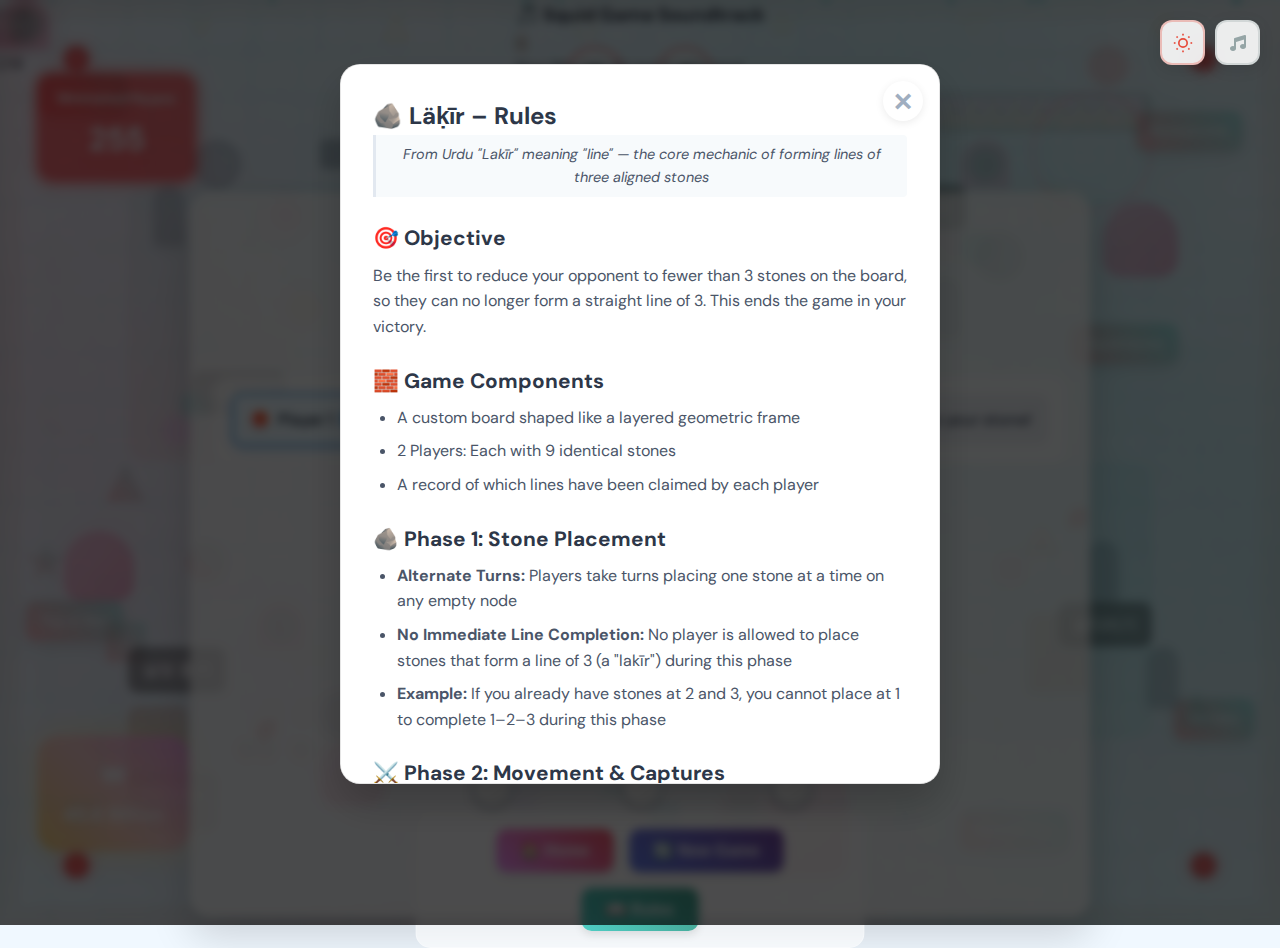
<file: lakir/index.html>
<!DOCTYPE html>
<html lang="en" data-theme="light">

<head>
    <meta charset="UTF-8">
    <meta name="viewport" content="width=device-width, initial-scale=1.0">
    <title>Läḳīr - SALER x SQUID GAME</title>
    <link rel="preconnect" href="https://fonts.googleapis.com">
    <link rel="preconnect" href="https://fonts.gstatic.com" crossorigin>
    <link
        href="https://fonts.googleapis.com/css2?family=DM+Sans:ital,opsz,wght@0,9..40,100..1000;1,9..40,100..1000&family=Poppins:ital,wght@0,100;0,200;0,300;0,400;0,500;0,600;0,700;0,800;0,900;1,100;1,200;1,300;1,400;1,500;1,600;1,700;1,800;1,900&display=swap"
        rel="stylesheet">
    <link rel="stylesheet" href="https://cdnjs.cloudflare.com/ajax/libs/font-awesome/6.4.0/css/all.min.css">
    <link rel="stylesheet" href="lakir-styles.css">


    <!-- Apply saved theme immediately to prevent flash -->
    <script>
        (function () {
            let savedTheme = localStorage.getItem('global-theme');
            if (!savedTheme) {
                savedTheme = localStorage.getItem('lakir-theme') ||
                    localStorage.getItem('theme') ||
                    'light';
                localStorage.setItem('global-theme', savedTheme);
                localStorage.removeItem('lakir-theme');
                localStorage.removeItem('theme');
            }
            document.documentElement.setAttribute('data-theme', savedTheme);
        })();
    </script>
</head>

<body>
    <!-- Global Controls -->
    <div class="global-controls">
        <button class="close close-rules-btn control-btn mobile-only" aria-label="Close">×</button>
        <button id="global-theme-toggle" class="control-btn theme-btn" aria-label="Toggle theme">
            <svg class="sun-icon" width="20" height="20" viewBox="0 0 24 24" fill="none" stroke="currentColor"
                stroke-width="2">
                <circle cx="12" cy="12" r="5"></circle>
                <line x1="12" y1="1" x2="12" y2="3"></line>
                <line x1="12" y1="21" x2="12" y2="23"></line>
                <line x1="4.22" y1="4.22" x2="5.64" y2="5.64"></line>
                <line x1="18.36" y1="18.36" x2="19.78" y2="19.78"></line>
                <line x1="1" y1="12" x2="3" y2="12"></line>
                <line x1="21" y1="12" x2="23" y2="12"></line>
                <line x1="4.22" y1="19.78" x2="5.64" y2="18.36"></line>
                <line x1="18.36" y1="5.64" x2="19.78" y2="4.22"></line>
            </svg>
            <svg class="moon-icon" width="20" height="20" viewBox="0 0 24 24" fill="none" stroke="currentColor"
                stroke-width="2">
                <path d="M21 12.79A9 9 0 1 1 11.21 3 7 7 0 0 0 21 12.79z"></path>
            </svg>
        </button>
        <button id="global-music-toggle" class="control-btn music-btn" aria-label="Toggle music">
            <i class="fas fa-music"></i>
        </button>
    </div>

    <!-- Music Control Panel -->
    <div id="music-control-panel" class="music-control-panel hidden">
        <div class="music-panel-header">
            <h3>🎵 Squid Game Soundtrack</h3>
            <button id="close-music-panel" class="close-panel-btn">&times;</button>
        </div>
        <div class="music-panel-content">
            <div class="current-track">
                <div class="track-info">
                    <span class="track-label">Now Playing:</span>
                    <span id="current-track-name" class="track-name">No track selected</span>
                </div>
                <div class="track-progress">
                    <span id="current-time">0:00</span>
                    <div class="progress-bar">
                        <div id="progress-fill" class="progress-fill"></div>
                    </div>
                    <span id="total-time">0:00</span>
                </div>
            </div>
            <div class="music-controls">
                <button id="prev-track" class="track-btn" title="Previous Track">
                    <i class="fas fa-step-backward"></i>
                </button>
                <button id="play-pause" class="track-btn play-pause-btn" title="Play/Pause">
                    <i class="fas fa-play"></i>
                </button>
                <button id="next-track" class="track-btn" title="Next Track">
                    <i class="fas fa-step-forward"></i>
                </button>
            </div>
            <div class="track-list">
                <h4>Playlist:</h4>
                <div id="playlist-container" class="playlist-container">
                    <!-- Tracks will be populated by JavaScript -->
                </div>
            </div>
        </div>
    </div>

    <!-- Cosmic Background -->
    <div class="parallax-container">
        <div class="parallax-layer layer-1"></div>
        <div class="parallax-layer layer-2"></div>
        <div class="parallax-layer layer-3"></div>
        <div class="parallax-layer layer-4"></div>
        <div class="parallax-layer layer-5"></div>

        <!-- Floating Particles -->
        <div class="floating-particles">
            <div class="particle" style="--delay: 0s"></div>
            <div class="particle" style="--delay: 2s"></div>
            <div class="particle" style="--delay: 4s"></div>
            <div class="particle" style="--delay: 6s"></div>
            <div class="particle" style="--delay: 8s"></div>
            <div class="particle"></div>
            <div class="particle"></div>
            <div class="particle"></div>
            <div class="particle"></div>
            <div class="particle"></div>
        </div>

        <!-- Squid Game Elements -->
        <div class="squid-game-elements">
            <div class="squid-shape circle-shape"></div>
            <div class="squid-shape triangle-shape"></div>
            <div class="squid-shape square-shape"></div>
            <div class="squid-shape circle-shape-2"></div>
            <div class="squid-shape triangle-shape-2"></div>
            <div class="squid-shape square-shape-2"></div>
            <div class="squid-shape circle-shape-3"></div>
            <div class="squid-shape triangle-shape-3"></div>
            <div class="squid-shape square-shape-3"></div>
            <div class="squid-shape circle-shape-4"></div>
            <div class="squid-shape triangle-shape-4"></div>
            <div class="squid-shape square-shape-4"></div>

            <div class="pink-soldier soldier-1"></div>
            <div class="pink-soldier soldier-2"></div>
            <div class="pink-soldier soldier-3"></div>
            <div class="pink-soldier soldier-4"></div>
            <div class="pink-soldier soldier-5"></div>
            <div class="pink-soldier soldier-6"></div>

            <div class="game-mask mask-1"></div>
            <div class="game-mask mask-2"></div>
            <div class="game-mask mask-3"></div>
            <div class="game-mask mask-4"></div>
            <div class="game-mask mask-5"></div>
            <div class="game-mask mask-6"></div>

            <div class="glass-panel panel-1"></div>
            <div class="glass-panel panel-2"></div>
            <div class="glass-panel panel-3"></div>
            <div class="glass-panel panel-4"></div>
            <div class="glass-panel panel-5"></div>
            <div class="glass-panel panel-6"></div>
            <div class="glass-panel panel-7"></div>
            <div class="glass-panel panel-8"></div>
            <div class="glass-panel panel-9"></div>
            <div class="glass-panel panel-10"></div>

            <div class="honeycomb-game">
                <div class="honeycomb-cell cell-1"></div>
                <div class="honeycomb-cell cell-2"></div>
                <div class="honeycomb-cell cell-3"></div>
                <div class="honeycomb-cell cell-4"></div>
                <div class="honeycomb-cell cell-5"></div>
                <div class="honeycomb-cell cell-6"></div>
                <div class="honeycomb-cell cell-7"></div>
                <div class="honeycomb-cell cell-8"></div>
            </div>

            <div class="marble-game">
                <div class="marble marble-1"></div>
                <div class="marble marble-2"></div>
                <div class="marble marble-3"></div>
                <div class="marble marble-4"></div>
                <div class="marble marble-5"></div>
                <div class="marble marble-6"></div>
            </div>

            <div class="bridge-tiles">
                <div class="glass-tile tile-1"></div>
                <div class="glass-tile tile-2"></div>
                <div class="glass-tile tile-3"></div>
                <div class="glass-tile tile-4"></div>
                <div class="glass-tile tile-5"></div>
                <div class="glass-tile tile-6"></div>
                <div class="glass-tile tile-7"></div>
                <div class="glass-tile tile-8"></div>
            </div>

            <!-- Additional Squid Game elements -->
            <div class="doll-eyes eye-1"></div>
            <div class="doll-eyes eye-2"></div>
            <div class="doll-eyes eye-3"></div>

            <div class="guard-symbol symbol-1"></div>
            <div class="guard-symbol symbol-2"></div>
            <div class="guard-symbol symbol-3"></div>
            <div class="guard-symbol symbol-4"></div>

            <div class="number-cards card-1">456</div>
            <div class="number-cards card-2">067</div>
            <div class="number-cards card-3">218</div>

            <div class="candy-shapes candy-1"></div>
            <div class="candy-shapes candy-2"></div>
            <div class="candy-shapes candy-3"></div>
            <div class="candy-shapes candy-4"></div>

            <div class="tug-rope">
                <div class="rope-segment segment-1"></div>
                <div class="rope-segment segment-2"></div>
                <div class="rope-segment segment-3"></div>
                <div class="rope-segment segment-4"></div>
            </div>

            <div class="marbles-container">
                <div class="marble marble-1"></div>
                <div class="marble marble-2"></div>
                <div class="marble marble-3"></div>
                <div class="marble marble-4"></div>
                <div class="marble marble-5"></div>
                <div class="marble marble-6"></div>
            </div>

            <div class="doll-container">
                <div class="doll-head"></div>
                <div class="doll-body"></div>
                <div class="doll-arm arm-left"></div>
                <div class="doll-arm arm-right"></div>
                <div class="doll-eye eye-left"></div>
                <div class="doll-eye eye-right"></div>
            </div>

            <div class="vip-chair chair-1"></div>
            <div class="vip-chair chair-2"></div>
            <div class="vip-chair chair-3"></div>

            <div class="money-pile pile-1"></div>
            <div class="money-pile pile-2"></div>
            <div class="money-pile pile-3"></div>

            <div class="arena-light light-1"></div>
            <div class="arena-light light-2"></div>
            <div class="arena-light light-3"></div>
            <div class="arena-light light-4"></div>

            <div class="squid-logo">
                <div class="logo-circle"></div>
                <div class="logo-triangle"></div>
                <div class="logo-square"></div>
            </div>

            <div class="player-number number-456"></div>
            <div class="player-number number-067"></div>
            <div class="player-number number-001"></div>

            <div class="game-instruction instruction-1"></div>
            <div class="game-instruction instruction-2"></div>
            <div class="game-instruction instruction-3"></div>

            <div class="elimination-effect elim-1"></div>
            <div class="elimination-effect elim-2"></div>
            <div class="elimination-effect elim-3"></div>

            <div class="money-counter">
                <div class="counter-digit">4</div>
                <div class="counter-digit">5</div>
                <div class="counter-digit">6</div>
                <div class="counter-digit">0</div>
                <div class="counter-digit">0</div>
                <div class="counter-digit">0</div>
                <div class="counter-digit">0</div>
                <div class="counter-digit">0</div>
                <div class="counter-digit">0</div>
                <div class="counter-digit">0</div>
                <div class="counter-digit">0</div>
                <div class="counter-digit">0</div>
                <div class="counter-digit">0</div>
                <div class="counter-digit">0</div>
                <div class="counter-digit">0</div>
                <div class="counter-digit">0</div>
            </div>

            <div class="game-timer">
                <div class="timer-display">00:00</div>
                <div class="timer-progress"></div>
            </div>

            <div class="camera camera-1"></div>
            <div class="camera camera-2"></div>
            <div class="camera camera-3"></div>

            <div class="guard-tower tower-1"></div>
            <div class="guard-tower tower-2"></div>

            <div class="arena-fence">
                <div class="fence-top"></div>
                <div class="fence-bottom"></div>
                <div class="fence-left"></div>
                <div class="fence-right"></div>
            </div>

            <!-- Enhanced Squid Game Features - Making Lakir the Best -->
            <!-- Giant Squid Game Arena -->
            <div class="giant-arena">
                <div class="arena-floor floor-1"></div>
                <div class="arena-floor floor-2"></div>
                <div class="arena-floor floor-3"></div>
                <div class="arena-wall wall-north"></div>
                <div class="arena-wall wall-south"></div>
                <div class="arena-wall wall-east"></div>
                <div class="arena-wall wall-west"></div>
            </div>

            <!-- Floating Game Cards -->
            <div class="floating-cards">
                <div class="game-card card-red-light">Red Light</div>
                <div class="game-card card-honeycomb">Honeycomb</div>
                <div class="game-card card-tug-war">Tug of War</div>
                <div class="game-card card-marbles">Marbles</div>
                <div class="game-card card-glass-bridge">Glass Bridge</div>
                <div class="game-card card-squid-game">Squid Game</div>
            </div>

            <!-- Giant Doll Eyes (Following cursor) -->
            <div class="giant-doll-eyes">
                <div class="giant-eye eye-left">
                    <div class="pupil"></div>
                </div>
                <div class="giant-eye eye-right">
                    <div class="pupil"></div>
                </div>
            </div>

            <!-- Elimination Counter -->
            <div class="elimination-counter">
                <div class="counter-label">Eliminated Players</div>
                <div class="counter-value">255</div>
                <div class="counter-animation"></div>
            </div>

            <!-- Prize Money Display -->
            <div class="prize-money-display">
                <div class="money-symbol">₩</div>
                <div class="money-amount">45.6 Billion</div>
                <div class="money-effect"></div>
            </div>

            <!-- VIP Masks -->
            <div class="vip-masks">
                <div class="vip-mask mask-triangle"></div>
                <div class="vip-mask mask-circle"></div>
                <div class="vip-mask mask-square"></div>
                <div class="vip-mask mask-star"></div>
            </div>

            <!-- Coffin Effects -->
            <div class="coffin-effects">
                <div class="coffin coffin-1"></div>
                <div class="coffin coffin-2"></div>
                <div class="coffin coffin-3"></div>
                <div class="coffin coffin-4"></div>
            </div>

            <!-- Giant Number 456 -->
            <div class="giant-number">456</div>

            <!-- Tracking Cameras -->
            <div class="tracking-cameras">
                <div class="tracking-camera cam-1"></div>
                <div class="tracking-camera cam-2"></div>
                <div class="tracking-camera cam-3"></div>
                <div class="tracking-camera cam-4"></div>
            </div>

            <!-- Blood Splatter Effects -->
            <div class="blood-effects">
                <div class="blood-splatter splatter-1"></div>
                <div class="blood-splatter splatter-2"></div>
                <div class="blood-splatter splatter-3"></div>
                <div class="blood-splatter splatter-4"></div>
                <div class="blood-splatter splatter-5"></div>
            </div>

            <!-- Honeycomb Falling Animation -->
            <div class="falling-honeycomb">
                <div class="honeycomb-piece piece-1">○</div>
                <div class="honeycomb-piece piece-2">△</div>
                <div class="honeycomb-piece piece-3">□</div>
                <div class="honeycomb-piece piece-4">☆</div>
                <div class="honeycomb-piece piece-5">♡</div>
                <div class="honeycomb-piece piece-6">◇</div>
            </div>

            <!-- Game Instructions in Korean -->
            <div class="korean-instructions">
                <div class="instruction korean-1">무궁화 꽃이 피었습니다</div>
                <div class="instruction korean-2">설탕 뽑기</div>
                <div class="instruction korean-3">줄다리기</div>
                <div class="instruction korean-4">구슬치기</div>
            </div>

            <!-- Squid Game Logo Animation -->
            <div class="animated-logo">
                <div class="logo-circle-animated"></div>
                <div class="logo-triangle-animated"></div>
                <div class="logo-square-animated"></div>
            </div>

            <!-- Guard Movements -->
            <div class="moving-guards">
                <div class="guard guard-1">
                    <div class="guard-body"></div>
                    <div class="guard-mask"></div>
                    <div class="guard-gun"></div>
                </div>
                <div class="guard guard-2">
                    <div class="guard-body"></div>
                    <div class="guard-mask"></div>
                    <div class="guard-gun"></div>
                </div>
                <div class="guard guard-3">
                    <div class="guard-body"></div>
                    <div class="guard-mask"></div>
                    <div class="guard-gun"></div>
                </div>
            </div>
        </div>

        <!-- Advanced cosmic effects -->
        <div class="aurora-effect"></div>
        <div class="nebula-clouds"></div>
        <div class="energy-rings"></div>
        <div class="cosmic-dust"></div>
        <div class="stellar-particles"></div>
        <div class="quantum-waves"></div>
        <div class="plasma-orbs"></div>
        <div class="neural-network"></div>
        <div class="holographic-grid"></div>
        <div class="time-portals"></div>
        <div class="crystal-shards"></div>
        <div class="energy-beams"></div>
        <div class="cosmic-strings"></div>
        <div class="dimensional-rifts"></div>
        <div class="quantum-foam"></div>
        <div class="stellar-wind"></div>

        <!-- Interactive Grid -->
        <div class="interactive-grid">
            <div class="grid-cell"></div>
            <div class="grid-cell"></div>
            <div class="grid-cell"></div>
            <div class="grid-cell"></div>
            <div class="grid-cell"></div>
            <div class="grid-cell"></div>
            <div class="grid-cell"></div>
            <div class="grid-cell"></div>
            <div class="grid-cell"></div>
            <div class="grid-cell"></div>
        </div>
    </div>



    <div class="container">
        <header>
            <h1>Läḳīr</h1>
            <p class="subtitle">24-position three squares game</p>
            <p class="etymology">From Urdu "Lakīr" meaning "line" - forming lines of three aligned stones</p>
        </header>

        <div class="game-info">
            <div class="player-info">
                <div class="player player1 active" id="player1">
                    <div class="stone stone1"></div>
                    <span>Player 1</span>
                    <div class="stone-count" id="player1-count">9</div>
                </div>
                <div class="player player2" id="player2">
                    <div class="stone stone2"></div>
                    <span>Player 2</span>
                    <div class="stone-count" id="player2-count">9</div>
                </div>
            </div>
            <div class="game-status" id="gameStatus">
                <span id="statusText">Player 1, place your stone!</span>
            </div>
        </div>

        <div class="game-board">
            <div class="graph-container">
                <!-- 25 Nodes: 12 corners + 12 midpoints + 1 center -->
                <!-- Outer Square (8 nodes) -->
                <div class="node" id="outer-tl" data-position="outer-corner-top-left">
                    <div class="node-content"></div>
                </div>
                <div class="node" id="outer-tm" data-position="outer-mid-top">
                    <div class="node-content"></div>
                </div>
                <div class="node" id="outer-tr" data-position="outer-corner-top-right">
                    <div class="node-content"></div>
                </div>
                <div class="node" id="outer-rm" data-position="outer-mid-right">
                    <div class="node-content"></div>
                </div>
                <div class="node" id="outer-br" data-position="outer-corner-bottom-right">
                    <div class="node-content"></div>
                </div>
                <div class="node" id="outer-bm" data-position="outer-mid-bottom">
                    <div class="node-content"></div>
                </div>
                <div class="node" id="outer-bl" data-position="outer-corner-bottom-left">
                    <div class="node-content"></div>
                </div>
                <div class="node" id="outer-lm" data-position="outer-mid-left">
                    <div class="node-content"></div>
                </div>

                <!-- Middle Square (8 nodes) -->
                <div class="node" id="middle-tl" data-position="middle-corner-top-left">
                    <div class="node-content"></div>
                </div>
                <div class="node" id="middle-tm" data-position="middle-mid-top">
                    <div class="node-content"></div>
                </div>
                <div class="node" id="middle-tr" data-position="middle-corner-top-right">
                    <div class="node-content"></div>
                </div>
                <div class="node" id="middle-rm" data-position="middle-mid-right">
                    <div class="node-content"></div>
                </div>
                <div class="node" id="middle-br" data-position="middle-corner-bottom-right">
                    <div class="node-content"></div>
                </div>
                <div class="node" id="middle-bm" data-position="middle-mid-bottom">
                    <div class="node-content"></div>
                </div>
                <div class="node" id="middle-bl" data-position="middle-corner-bottom-left">
                    <div class="node-content"></div>
                </div>
                <div class="node" id="middle-lm" data-position="middle-mid-left">
                    <div class="node-content"></div>
                </div>

                <!-- Inner Square (8 nodes) -->
                <div class="node" id="inner-tl" data-position="inner-corner-top-left">
                    <div class="node-content"></div>
                </div>
                <div class="node" id="inner-tm" data-position="inner-mid-top">
                    <div class="node-content"></div>
                </div>
                <div class="node" id="inner-tr" data-position="inner-corner-top-right">
                    <div class="node-content"></div>
                </div>
                <div class="node" id="inner-rm" data-position="inner-mid-right">
                    <div class="node-content"></div>
                </div>
                <div class="node" id="inner-br" data-position="inner-corner-bottom-right">
                    <div class="node-content"></div>
                </div>
                <div class="node" id="inner-bm" data-position="inner-mid-bottom">
                    <div class="node-content"></div>
                </div>
                <div class="node" id="inner-bl" data-position="inner-corner-bottom-left">
                    <div class="node-content"></div>
                </div>
                <div class="node" id="inner-lm" data-position="inner-mid-left">
                    <div class="node-content"></div>
                </div>

                <!-- SVG for connecting lines -->
                <svg class="edges" viewBox="0 0 300 300" xmlns="http://www.w3.org/2000/svg">
                    <!-- Outer square edges -->
                    <line x1="0" y1="0" x2="150" y2="0" class="edge" />
                    <line x1="150" y1="0" x2="300" y2="0" class="edge" />
                    <line x1="300" y1="0" x2="300" y2="150" class="edge" />
                    <line x1="300" y1="150" x2="300" y2="300" class="edge" />
                    <line x1="150" y1="300" x2="300" y2="300" class="edge" />
                    <line x1="0" y1="300" x2="150" y2="300" class="edge" />
                    <line x1="0" y1="150" x2="0" y2="300" class="edge" />
                    <line x1="0" y1="0" x2="0" y2="150" class="edge" />

                    <!-- Middle square edges -->
                    <line x1="60" y1="60" x2="150" y2="60" class="edge" />
                    <line x1="150" y1="60" x2="240" y2="60" class="edge" />
                    <line x1="240" y1="60" x2="240" y2="150" class="edge" />
                    <line x1="240" y1="150" x2="240" y2="240" class="edge" />
                    <line x1="150" y1="240" x2="240" y2="240" class="edge" />
                    <line x1="60" y1="240" x2="150" y2="240" class="edge" />
                    <line x1="60" y1="150" x2="60" y2="240" class="edge" />
                    <line x1="60" y1="60" x2="60" y2="150" class="edge" />

                    <!-- Inner square edges -->
                    <line x1="100" y1="100" x2="150" y2="100" class="edge" />
                    <line x1="150" y1="100" x2="200" y2="100" class="edge" />
                    <line x1="200" y1="100" x2="200" y2="150" class="edge" />
                    <line x1="200" y1="150" x2="200" y2="200" class="edge" />
                    <line x1="150" y1="200" x2="200" y2="200" class="edge" />
                    <line x1="100" y1="200" x2="150" y2="200" class="edge" />
                    <line x1="100" y1="150" x2="100" y2="200" class="edge" />
                    <line x1="100" y1="100" x2="100" y2="150" class="edge" />

                    <!-- Connecting lines from outer to middle to inner -->
                    <!-- Top vertical connections -->
                    <line x1="150" y1="0" x2="150" y2="60" class="edge" />
                    <line x1="150" y1="60" x2="150" y2="100" class="edge" />

                    <!-- Right horizontal connections -->
                    <line x1="300" y1="150" x2="240" y2="150" class="edge" />
                    <line x1="240" y1="150" x2="200" y2="150" class="edge" />

                    <!-- Bottom vertical connections -->
                    <line x1="150" y1="300" x2="150" y2="240" class="edge" />
                    <line x1="150" y1="240" x2="150" y2="200" class="edge" />

                    <!-- Left horizontal connections -->
                    <line x1="0" y1="150" x2="60" y2="150" class="edge" />
                    <line x1="60" y1="150" x2="100" y2="150" class="edge" />
                </svg>
            </div>
        </div>

        <div class="controls">
            <button id="homeBtn" class="btn btn-home">🏠 Home</button>
            <button id="resetBtn" class="btn btn-reset">🔄 New Game</button>
            <button id="rulesBtn" class="btn btn-rules">📖 Rules</button>
        </div>
    </div>

    <!-- Rules Modal -->
    <div id="rulesModal" class="modal">
        <div class="modal-content">
            <button class="close close-rules-btn" aria-label="Close">×</button>
            <h2>🪨 Läḳīr – Rules</h2>
            <div class="rules-content">
                <p class="etymology-note"><em>From Urdu "Lakīr" meaning "line" — the core mechanic of forming lines
                        of
                        three aligned stones</em></p>

                <h3>🎯 Objective</h3>
                <p>Be the first to reduce your opponent to fewer than 3 stones on the board, so they can no longer
                    form
                    a straight line of 3. This ends the game in your victory.</p>

                <h3>🧱 Game Components</h3>
                <ul>
                    <li>A custom board shaped like a layered geometric frame</li>
                    <li>2 Players: Each with 9 identical stones</li>
                    <li>A record of which lines have been claimed by each player</li>
                </ul>

                <h3>🪨 Phase 1: Stone Placement</h3>
                <ul>
                    <li><strong>Alternate Turns:</strong> Players take turns placing one stone at a time on any
                        empty
                        node</li>
                    <li><strong>No Immediate Line Completion:</strong> No player is allowed to place stones that
                        form a
                        line of 3 (a "lakīr") during this phase</li>
                    <li><strong>Example:</strong> If you already have stones at 2 and 3, you cannot place at 1 to
                        complete 1–2–3 during this phase</li>
                </ul>

                <h3>⚔️ Phase 2: Movement & Captures</h3>
                <p>Once both players have placed all 9 stones (including any recaptured ones), movement begins.</p>

                <h4>🎲 Turn Structure:</h4>
                <ul>
                    <li>Players alternate turns</li>
                    <li>On your turn, move one of your stones to any adjacent unoccupied point via a valid path</li>
                    <li>No diagonal jumps, no stacking, no jumping over stones</li>
                    <li>You cannot move a stone to a position that's not directly connected</li>
                </ul>

                <h4>📏 Capturing Mechanic</h4>
                <ul>
                    <li>Form a straight, unclaimed line with exactly 3 of your stones</li>
                    <li>When this happens:
                        <ul>
                            <li>You capture one opponent stone of your choice (it is removed from the board)</li>
                            <li>You claim that line as yours (you can't score from that same line again)</li>
                            <li>You get another turn immediately, but only to move a stone (not place)</li>
                        </ul>
                    </li>
                    <li>A player can only capture one stone per successful line formation</li>
                    <li>The same line cannot be used again for capture by the same player</li>
                </ul>

                <h3>🧠 Strategic Consideration</h3>
                <p>While placing, you might place stones at 2 and 3, and not at 1 (since forming 1–2–3 is illegal
                    during
                    placement). However, once movement begins, you can move a stone to 1 and complete the line
                    1–2–3,
                    enabling a capture. This opens the game to trap-setting and anticipation.</p>

                <h3>🚫 Movement Restrictions</h3>
                <ul>
                    <li>Players may only move along valid paths (defined by the lines on the board)</li>
                    <li>No jumping, stacking, or teleportation</li>
                    <li>Movement is only allowed to immediately adjacent empty circles</li>
                </ul>

                <h3>🏁 Winning the Game</h3>
                <ul>
                    <li>A player wins if the opponent has less than 3 stones left</li>
                    <li>Or, if the opponent cannot make a valid move (e.g., all stones are blocked), the player wins
                        by
                        stalemate</li>
                </ul>

                <h3>📝 Optional Add-ons:</h3>
                <ul>
                    <li>Maintain a record of claimed lines per player</li>
                    <li>Agree beforehand on what counts as a valid straight line (usually visually connected by
                        drawn
                        paths)</li>
                </ul>
            </div>
        </div>
    </div>

    <script src="../shared/music-manager.js"></script>
    <script src="../shared/global-controls.js"></script>
    <script src="lakir-script.js"></script>
</body>

</html>
</file>
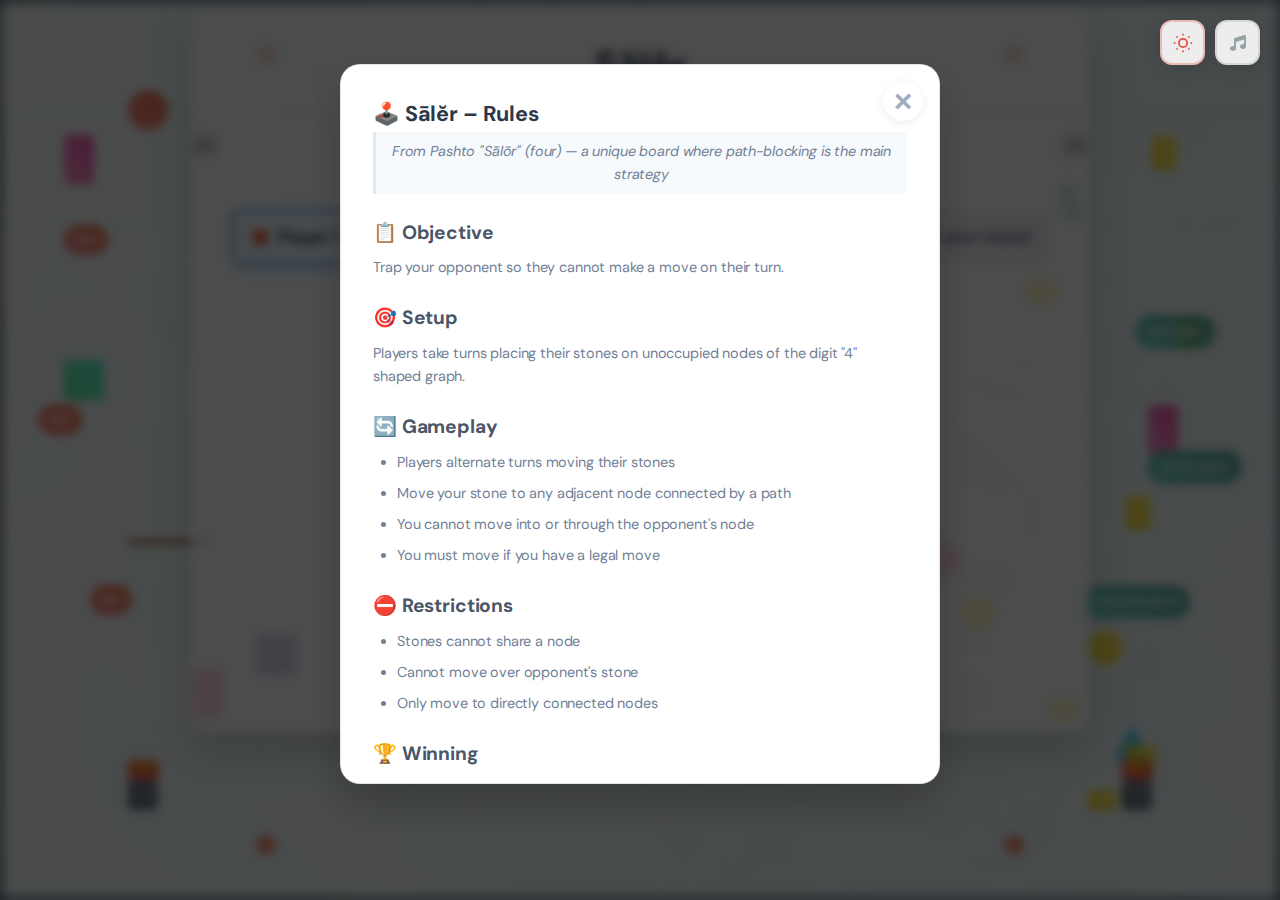
<file: saler/index.html>
<!DOCTYPE html>
<html lang="en" data-theme="light">

<head>
    <meta charset="UTF-8">
    <meta name="viewport" content="width=device-width, initial-scale=1.0">
    <title>Sālĕr - SALER x SQUID GAME</title>
    <link rel="preconnect" href="https://fonts.googleapis.com">
    <link rel="preconnect" href="https://fonts.gstatic.com" crossorigin>
    <link
        href="https://fonts.googleapis.com/css2?family=DM+Sans:ital,opsz,wght@0,9..40,100..1000;1,9..40,100..1000&family=Poppins:ital,wght@0,100;0,200;0,300;0,400;0,500;0,600;0,700;0,800;0,900;1,100;1,200;1,300;1,400;1,500;1,600;1,700;1,800;1,900&display=swap"
        rel="stylesheet">
    <link rel="stylesheet" href="https://cdnjs.cloudflare.com/ajax/libs/font-awesome/6.4.0/css/all.min.css">
    <link rel="stylesheet" href="saler-styles.css">

    <!-- Apply saved theme immediately to prevent flash -->
    <script>
        (function () {
            let savedTheme = localStorage.getItem('global-theme');
            if (!savedTheme) {
                savedTheme = localStorage.getItem('lakir-theme') ||
                    localStorage.getItem('theme') ||
                    'light';
                localStorage.setItem('global-theme', savedTheme);
                localStorage.removeItem('lakir-theme');
                localStorage.removeItem('theme');
            }
            document.documentElement.setAttribute('data-theme', savedTheme);
        })();
    </script>
</head>

<body>
    <!-- Global Controls -->
    <div class="global-controls">
        <button class="close close-rules-btn control-btn" aria-label="Close" style="display: none;">×</button>
        <button id="global-theme-toggle" class="control-btn theme-btn" aria-label="Toggle theme">
            <svg class="sun-icon" width="20" height="20" viewBox="0 0 24 24" fill="none" stroke="currentColor"
                stroke-width="2">
                <circle cx="12" cy="12" r="5"></circle>
                <line x1="12" y1="1" x2="12" y2="3"></line>
                <line x1="12" y1="21" x2="12" y2="23"></line>
                <line x1="4.22" y1="4.22" x2="5.64" y2="5.64"></line>
                <line x1="18.36" y1="18.36" x2="19.78" y2="19.78"></line>
                <line x1="1" y1="12" x2="3" y2="12"></line>
                <line x1="21" y1="12" x2="23" y2="12"></line>
                <line x1="4.22" y1="19.78" x2="5.64" y2="18.36"></line>
                <line x1="18.36" y1="5.64" x2="19.78" y2="4.22"></line>
            </svg>
            <svg class="moon-icon" width="20" height="20" viewBox="0 0 24 24" fill="none" stroke="currentColor"
                stroke-width="2">
                <path d="M21 12.79A9 9 0 1 1 11.21 3 7 7 0 0 0 21 12.79z"></path>
            </svg>
        </button>
        <button id="global-music-toggle" class="control-btn music-btn" aria-label="Toggle music">
            <i class="fas fa-music"></i>
        </button>
    </div>

    <!-- Cosmic Background -->
    <div class="parallax-container">
        <div class="parallax-layer layer-1"></div>
        <div class="parallax-layer layer-2"></div>
        <div class="parallax-layer layer-3"></div>
        <div class="parallax-layer layer-4"></div>
        <div class="parallax-layer layer-5"></div>

        <!-- Floating Particles -->
        <div class="floating-particles">
            <div class="particle"></div>
            <div class="particle"></div>
            <div class="particle"></div>
            <div class="particle"></div>
            <div class="particle"></div>
            <div class="particle"></div>
            <div class="particle"></div>
            <div class="particle"></div>
            <div class="particle"></div>
            <div class="particle"></div>
        </div>

        <!-- Interactive Grid -->
        <div class="interactive-grid">
            <div class="grid-cell"></div>
            <div class="grid-cell"></div>
            <div class="grid-cell"></div>
            <div class="grid-cell"></div>
            <div class="grid-cell"></div>
            <div class="grid-cell"></div>
            <div class="grid-cell"></div>
            <div class="grid-cell"></div>
            <div class="grid-cell"></div>
            <div class="grid-cell"></div>
            <div class="grid-cell"></div>
            <div class="grid-cell"></div>
            <div class="grid-cell"></div>
            <div class="grid-cell"></div>
            <div class="grid-cell"></div>
            <div class="grid-cell"></div>
        </div>

        <!-- Cosmic Effects -->
        <div class="aurora-effect"></div>
        <div class="nebula-clouds"></div>
        <div class="energy-rings"></div>
        <div class="cosmic-dust"></div>
        <div class="stellar-particles"></div>
        <div class="quantum-waves"></div>
        <div class="plasma-orbs"></div>
        <div class="neural-network"></div>
        <div class="holographic-grid"></div>
        <div class="time-portals"></div>
        <div class="crystal-shards"></div>
        <div class="energy-beams"></div>
        <div class="cosmic-strings"></div>
        <div class="dimensional-rifts"></div>
        <div class="quantum-foam"></div>
        <div class="stellar-wind"></div>
    </div>

    <!-- Squid Game Elements -->
    <div class="squid-game-elements">
        <div class="squid-shape circle-shape"></div>
        <div class="squid-shape triangle-shape"></div>
        <div class="squid-shape square-shape"></div>
        <div class="squid-shape circle-shape-2"></div>
        <div class="squid-shape triangle-shape-2"></div>
        <div class="squid-shape square-shape-2"></div>

        <div class="pink-soldier soldier-1"></div>
        <div class="pink-soldier soldier-2"></div>
        <div class="pink-soldier soldier-3"></div>

        <div class="game-mask mask-1"></div>
        <div class="game-mask mask-2"></div>
        <div class="game-mask mask-3"></div>

        <div class="glass-panel panel-1"></div>
        <div class="glass-panel panel-2"></div>
        <div class="glass-panel panel-3"></div>
        <div class="glass-panel panel-4"></div>
        <div class="glass-panel panel-5"></div>
        <div class="glass-panel panel-6"></div>

        <div class="honeycomb-game">
            <div class="honeycomb-cell cell-1"></div>
            <div class="honeycomb-cell cell-2"></div>
            <div class="honeycomb-cell cell-3"></div>
            <div class="honeycomb-cell cell-4"></div>
            <div class="honeycomb-cell cell-5"></div>
            <div class="honeycomb-cell cell-6"></div>
        </div>

        <div class="tug-rope">
            <div class="rope-segment segment-1"></div>
            <div class="rope-segment segment-2"></div>
            <div class="rope-segment segment-3"></div>
            <div class="rope-segment segment-4"></div>
        </div>

        <div class="marbles-container">
            <div class="marble marble-1"></div>
            <div class="marble marble-2"></div>
            <div class="marble marble-3"></div>
            <div class="marble marble-4"></div>
            <div class="marble marble-5"></div>
            <div class="marble marble-6"></div>
        </div>

        <div class="doll-container">
            <div class="doll-head"></div>
            <div class="doll-body"></div>
            <div class="doll-arm arm-left"></div>
            <div class="doll-arm arm-right"></div>
            <div class="doll-eye eye-left"></div>
            <div class="doll-eye eye-right"></div>
        </div>

        <div class="vip-chair chair-1"></div>
        <div class="vip-chair chair-2"></div>
        <div class="vip-chair chair-3"></div>

        <div class="money-pile pile-1"></div>
        <div class="money-pile pile-2"></div>
        <div class="money-pile pile-3"></div>

        <div class="arena-light light-1"></div>
        <div class="arena-light light-2"></div>
        <div class="arena-light light-3"></div>
        <div class="arena-light light-4"></div>

        <div class="squid-logo">
            <div class="logo-circle"></div>
            <div class="logo-triangle"></div>
            <div class="logo-square"></div>
        </div>

        <div class="player-number number-456">456</div>
        <div class="player-number number-067">067</div>
        <div class="player-number number-001">001</div>

        <div class="game-instruction instruction-1">Red Light</div>
        <div class="game-instruction instruction-2">Green Light</div>
        <div class="game-instruction instruction-3">Move Forward</div>

        <div class="elimination-effect elim-1"></div>
        <div class="elimination-effect elim-2"></div>
        <div class="elimination-effect elim-3"></div>

        <div class="money-counter">
            <div class="counter-digit">₩</div>
            <div class="counter-digit">4</div>
            <div class="counter-digit">5</div>
            <div class="counter-digit">6</div>
            <div class="counter-digit">,</div>
            <div class="counter-digit">0</div>
            <div class="counter-digit">0</div>
            <div class="counter-digit">0</div>
            <div class="counter-digit">,</div>
            <div class="counter-digit">0</div>
            <div class="counter-digit">0</div>
            <div class="counter-digit">0</div>
            <div class="counter-digit">,</div>
            <div class="counter-digit">0</div>
            <div class="counter-digit">0</div>
            <div class="counter-digit">0</div>
        </div>

        <div class="game-timer">
            <div class="timer-display">00:00</div>
            <div class="timer-progress"></div>
        </div>

        <div class="camera camera-1">
            <div class="camera-body">
                <div class="camera-lens"></div>
                <div class="camera-light"></div>
            </div>
        </div>
        <div class="camera camera-2">
            <div class="camera-body">
                <div class="camera-lens"></div>
                <div class="camera-light"></div>
            </div>
        </div>
        <div class="camera camera-3">
            <div class="camera-body">
                <div class="camera-lens"></div>
                <div class="camera-light"></div>
            </div>
        </div>

        <div class="guard-tower tower-1">
            <div class="tower-base"></div>
            <div class="tower-top"></div>
            <div class="guard-spotlight"></div>
        </div>
        <div class="guard-tower tower-2">
            <div class="tower-base"></div>
            <div class="tower-top"></div>
            <div class="guard-spotlight"></div>
        </div>

        <div class="arena-fence fence-top"></div>
        <div class="arena-fence fence-bottom"></div>
        <div class="arena-fence fence-left"></div>
        <div class="arena-fence fence-right"></div>

    </div>

    <div class="container">
        <header>
            <h1>Sālĕr</h1>
            <p class="subtitle">Trap your opponent on the digit "4"!</p>
            <p class="etymology">From Pashto "Sālōr" (four) - a unique board where path-blocking is the main strategy
            </p>
        </header>

        <div class="game-info">
            <div class="player-info">
                <div class="player player1 active" id="player1">
                    <div class="stone stone1"></div>
                    <span>Player 1</span>
                </div>
                <div class="player player2" id="player2">
                    <div class="stone stone2"></div>
                    <span>Player 2</span>
                </div>
            </div>
            <div class="game-status" id="gameStatus">
                <span id="statusText">Player 1, place your stone!</span>
            </div>
        </div>

        <div class="game-board">
            <div class="graph-container">
                <!-- Node A (top) -->
                <div class="node" id="A" data-node="A">
                    <div class="node-content"></div>
                </div>

                <!-- Node B (left middle) -->
                <div class="node" id="B" data-node="B">
                    <div class="node-content"></div>
                </div>

                <!-- Node C (center) -->
                <div class="node" id="C" data-node="C">
                    <div class="node-content"></div>
                </div>

                <!-- Node D (bottom) -->
                <div class="node" id="D" data-node="D">
                    <div class="node-content"></div>
                </div>

                <!-- Node E (right middle) -->
                <div class="node" id="E" data-node="E">
                    <div class="node-content"></div>
                </div>

                <!-- Edges -->
                <svg class="edges desktop-edges" viewBox="0 0 500 400" xmlns="http://www.w3.org/2000/svg">
                    <!-- A to B -->
                    <line x1="250" y1="40" x2="85" y2="187" class="edge" data-edge="A-B" />
                    <!-- A to C -->
                    <line x1="250" y1="40" x2="250" y2="187" class="edge" data-edge="A-C" />
                    <!-- B to C -->
                    <line x1="85" y1="187" x2="250" y2="187" class="edge" data-edge="B-C" />
                    <!-- C to E -->
                    <line x1="250" y1="187" x2="415" y2="187" class="edge" data-edge="C-E" />
                    <!-- C to D -->
                    <line x1="250" y1="187" x2="250" y2="332" class="edge" data-edge="C-D" />
                </svg>

                <!-- Mobile Edges -->
                <svg class="edges mobile-edges" viewBox="0 0 300 225" xmlns="http://www.w3.org/2000/svg">
                    <!-- A to B -->
                    <line x1="150" y1="37.5" x2="75" y2="112.5" class="edge" data-edge="A-B" />
                    <!-- A to C -->
                    <line x1="150" y1="37.5" x2="150" y2="112.5" class="edge" data-edge="A-C" />
                    <!-- B to C -->
                    <line x1="75" y1="112.5" x2="150" y2="112.5" class="edge" data-edge="B-C" />
                    <!-- C to E -->
                    <line x1="150" y1="112.5" x2="225" y2="112.5" class="edge" data-edge="C-E" />
                    <!-- C to D -->
                    <line x1="150" y1="112.5" x2="150" y2="187.5" class="edge" data-edge="C-D" />
                </svg>

                <!-- Small Mobile Edges -->
                <svg class="edges small-mobile-edges" viewBox="0 0 250 187" xmlns="http://www.w3.org/2000/svg">
                    <!-- A to B -->
                    <line x1="125" y1="5" x2="25" y2="93.75" class="edge" data-edge="A-B" />
                    <!-- A to C -->
                    <line x1="125" y1="5" x2="125" y2="93.75" class="edge" data-edge="A-C" />
                    <!-- B to C -->
                    <line x1="25" y1="93.75" x2="125" y2="93.75" class="edge" data-edge="B-C" />
                    <!-- C to E -->
                    <line x1="125" y1="93.75" x2="225" y2="93.75" class="edge" data-edge="C-E" />
                    <!-- C to D -->
                    <line x1="125" y1="93.75" x2="125" y2="182" class="edge" data-edge="C-D" />
                </svg>
            </div>
        </div>

        <div class="controls">
            <button id="homeBtn" class="btn btn-home">🏠 Home</button>
            <button id="resetBtn" class="btn btn-reset">🔄 New Game</button>
            <button id="rulesBtn" class="btn btn-rules">📖 Rules</button>
        </div>
    </div>

    <!-- Rules Modal as popup overlay -->
    <div id="rulesModal" class="modal">
        <div class="modal-content">
            <button class="close close-rules-btn" aria-label="Close">×</button>
            <h2>🕹️ Sālĕr – Rules</h2>
            <div class="rules-content">
                <p class="etymology-note"><em>From Pashto "Sālōr" (four) — a unique board where path-blocking is the
                        main strategy</em></p>
                <h3>📋 Objective</h3>
                <p>Trap your opponent so they cannot make a move on their turn.</p>
                <h3>🎯 Setup</h3>
                <p>Players take turns placing their stones on unoccupied nodes of the digit "4" shaped graph.</p>
                <h3>🔄 Gameplay</h3>
                <ul>
                    <li>Players alternate turns moving their stones</li>
                    <li>Move your stone to any adjacent node connected by a path</li>
                    <li>You cannot move into or through the opponent's node</li>
                    <li>You must move if you have a legal move</li>
                </ul>
                <h3>⛔ Restrictions</h3>
                <ul>
                    <li>Stones cannot share a node</li>
                    <li>Cannot move over opponent's stone</li>
                    <li>Only move to directly connected nodes</li>
                </ul>
                <h3>🏆 Winning</h3>
                <p>The game ends when a player has no valid move — that player loses!</p>
            </div>
        </div>
    </div>

    <script src="../shared/music-manager.js"></script>
    <script src="../shared/global-controls.js"></script>
    <script src="saler-script.js?v=2"></script>
</body>
</file>
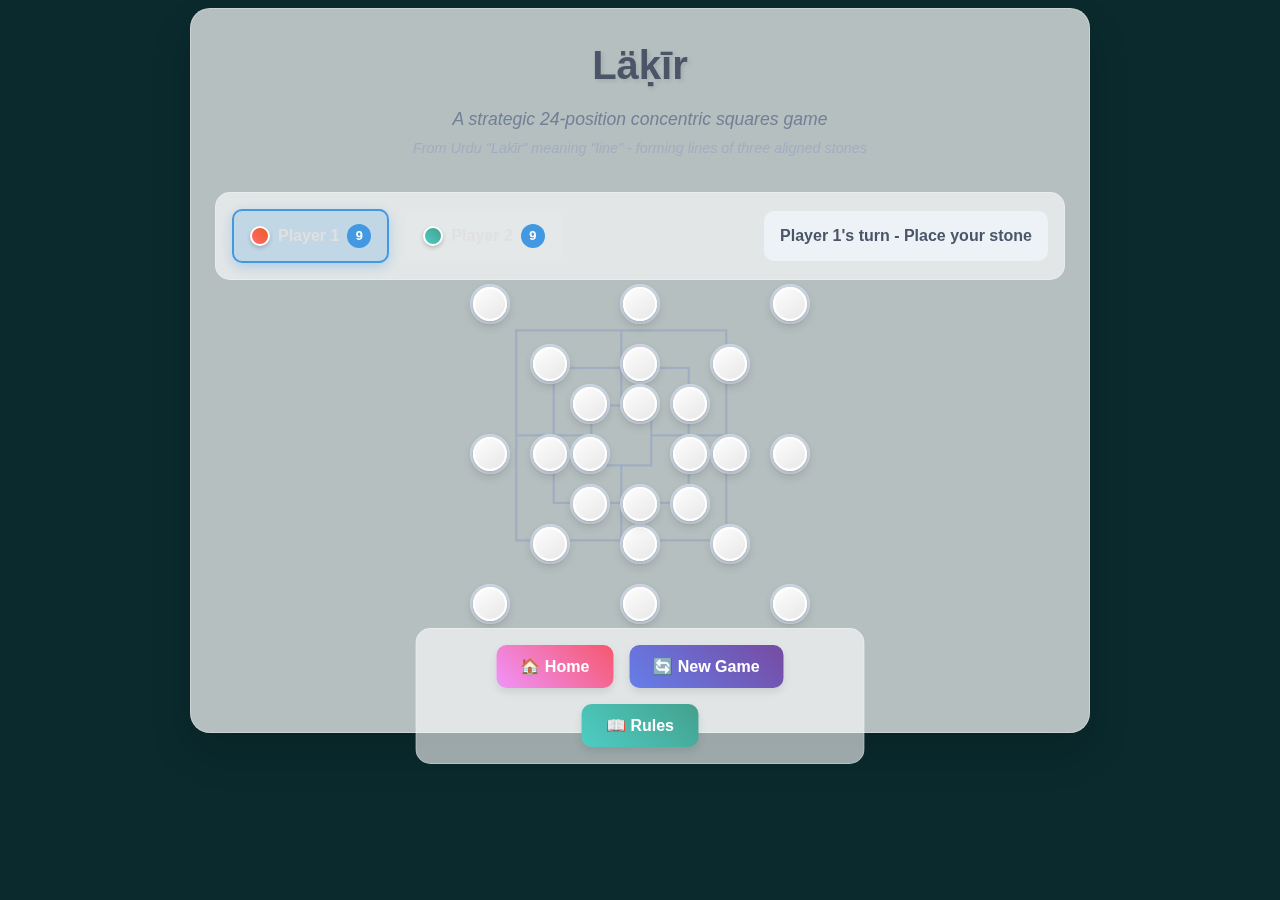
<file: lakir.html>
<!DOCTYPE html>
<html lang="en">

<head>
    <meta charset="UTF-8">
    <meta name="viewport" content="width=device-width, initial-scale=1.0">
    <title>Läḳīr</title>
    <link rel="stylesheet" href="lakir-styles.css">
</head>

<body>
    <div class="container">
        <header>
            <h1>Läḳīr</h1>
            <p class="subtitle">A strategic 24-position concentric squares game</p>
            <p class="etymology">From Urdu "Lakīr" meaning "line" - forming lines of three aligned stones</p>
        </header>

        <div class="game-info">
            <div class="player-info">
                <div class="player player1 active" id="player1">
                    <div class="stone stone1"></div>
                    <span>Player 1</span>
                    <div class="stone-count" id="player1-count">9</div>
                </div>
                <div class="player player2" id="player2">
                    <div class="stone stone2"></div>
                    <span>Player 2</span>
                    <div class="stone-count" id="player2-count">9</div>
                </div>
            </div>
            <div class="game-status" id="gameStatus">
                <span id="statusText">Player 1, place your stone!</span>
            </div>
        </div>

        <div class="game-board">
            <div class="graph-container">
                <!-- 25 Nodes: 12 corners + 12 midpoints + 1 center -->
                <!-- Outer Square (8 nodes) -->
                <div class="node" id="outer-tl" data-position="outer-corner-top-left">
                    <div class="node-content"></div>
                </div>
                <div class="node" id="outer-tm" data-position="outer-mid-top">
                    <div class="node-content"></div>
                </div>
                <div class="node" id="outer-tr" data-position="outer-corner-top-right">
                    <div class="node-content"></div>
                </div>
                <div class="node" id="outer-rm" data-position="outer-mid-right">
                    <div class="node-content"></div>
                </div>
                <div class="node" id="outer-br" data-position="outer-corner-bottom-right">
                    <div class="node-content"></div>
                </div>
                <div class="node" id="outer-bm" data-position="outer-mid-bottom">
                    <div class="node-content"></div>
                </div>
                <div class="node" id="outer-bl" data-position="outer-corner-bottom-left">
                    <div class="node-content"></div>
                </div>
                <div class="node" id="outer-lm" data-position="outer-mid-left">
                    <div class="node-content"></div>
                </div>

                <!-- Middle Square (8 nodes) -->
                <div class="node" id="middle-tl" data-position="middle-corner-top-left">
                    <div class="node-content"></div>
                </div>
                <div class="node" id="middle-tm" data-position="middle-mid-top">
                    <div class="node-content"></div>
                </div>
                <div class="node" id="middle-tr" data-position="middle-corner-top-right">
                    <div class="node-content"></div>
                </div>
                <div class="node" id="middle-rm" data-position="middle-mid-right">
                    <div class="node-content"></div>
                </div>
                <div class="node" id="middle-br" data-position="middle-corner-bottom-right">
                    <div class="node-content"></div>
                </div>
                <div class="node" id="middle-bm" data-position="middle-mid-bottom">
                    <div class="node-content"></div>
                </div>
                <div class="node" id="middle-bl" data-position="middle-corner-bottom-left">
                    <div class="node-content"></div>
                </div>
                <div class="node" id="middle-lm" data-position="middle-mid-left">
                    <div class="node-content"></div>
                </div>

                <!-- Inner Square (8 nodes) -->
                <div class="node" id="inner-tl" data-position="inner-corner-top-left">
                    <div class="node-content"></div>
                </div>
                <div class="node" id="inner-tm" data-position="inner-mid-top">
                    <div class="node-content"></div>
                </div>
                <div class="node" id="inner-tr" data-position="inner-corner-top-right">
                    <div class="node-content"></div>
                </div>
                <div class="node" id="inner-rm" data-position="inner-mid-right">
                    <div class="node-content"></div>
                </div>
                <div class="node" id="inner-br" data-position="inner-corner-bottom-right">
                    <div class="node-content"></div>
                </div>
                <div class="node" id="inner-bm" data-position="inner-mid-bottom">
                    <div class="node-content"></div>
                </div>
                <div class="node" id="inner-bl" data-position="inner-corner-bottom-left">
                    <div class="node-content"></div>
                </div>
                <div class="node" id="inner-lm" data-position="inner-mid-left">
                    <div class="node-content"></div>
                </div>

                <!-- SVG for connecting lines -->
                <svg class="edges" viewBox="0 0 400 400" xmlns="http://www.w3.org/2000/svg">
                    <!-- Outer square edges -->
                    <line x1="35" y1="35" x2="175" y2="35" class="edge" />
                    <line x1="175" y1="35" x2="315" y2="35" class="edge" />
                    <line x1="315" y1="35" x2="315" y2="175" class="edge" />
                    <line x1="315" y1="175" x2="315" y2="315" class="edge" />
                    <line x1="175" y1="315" x2="315" y2="315" class="edge" />
                    <line x1="35" y1="315" x2="175" y2="315" class="edge" />
                    <line x1="35" y1="175" x2="35" y2="315" class="edge" />
                    <line x1="35" y1="35" x2="35" y2="175" class="edge" />

                    <!-- Middle square edges -->
                    <line x1="85" y1="85" x2="175" y2="85" class="edge" />
                    <line x1="175" y1="85" x2="265" y2="85" class="edge" />
                    <line x1="265" y1="85" x2="265" y2="175" class="edge" />
                    <line x1="265" y1="175" x2="265" y2="265" class="edge" />
                    <line x1="175" y1="265" x2="265" y2="265" class="edge" />
                    <line x1="85" y1="265" x2="175" y2="265" class="edge" />
                    <line x1="85" y1="175" x2="85" y2="265" class="edge" />
                    <line x1="85" y1="85" x2="85" y2="175" class="edge" />

                    <!-- Inner square edges -->
                    <line x1="135" y1="135" x2="175" y2="135" class="edge" />
                    <line x1="175" y1="135" x2="215" y2="135" class="edge" />
                    <line x1="215" y1="135" x2="215" y2="175" class="edge" />
                    <line x1="215" y1="175" x2="215" y2="215" class="edge" />
                    <line x1="175" y1="215" x2="215" y2="215" class="edge" />
                    <line x1="135" y1="215" x2="175" y2="215" class="edge" />
                    <line x1="135" y1="175" x2="135" y2="215" class="edge" />
                    <line x1="135" y1="135" x2="135" y2="175" class="edge" />

                    <!-- Connecting lines from outer to middle to inner -->
                    <!-- Top vertical connections -->
                    <line x1="175" y1="35" x2="175" y2="85" class="edge" />
                    <line x1="175" y1="85" x2="175" y2="135" class="edge" />

                    <!-- Right horizontal connections -->
                    <line x1="315" y1="175" x2="265" y2="175" class="edge" />
                    <line x1="265" y1="175" x2="215" y2="175" class="edge" />

                    <!-- Bottom vertical connections -->
                    <line x1="175" y1="315" x2="175" y2="265" class="edge" />
                    <line x1="175" y1="265" x2="175" y2="215" class="edge" />

                    <!-- Left horizontal connections -->
                    <line x1="35" y1="175" x2="85" y2="175" class="edge" />
                    <line x1="85" y1="175" x2="135" y2="175" class="edge" />
                </svg>
            </div>
        </div>

        <div class="controls">
            <button id="homeBtn" class="btn btn-home">🏠 Home</button>
            <button id="resetBtn" class="btn btn-reset">🔄 New Game</button>
            <button id="rulesBtn" class="btn btn-rules">📖 Rules</button>
        </div>
    </div>

    <!-- Rules Modal -->
    <div id="rulesModal" class="modal">
        <div class="modal-content">
            <button class="close close-rules-btn" aria-label="Close">×</button>
            <h2>🪨 Läḳīr – Rules</h2>
            <div class="rules-content">
                <p class="etymology-note"><em>From Urdu "Lakīr" meaning "line" — the core mechanic of forming lines of
                        three aligned stones</em></p>

                <h3>🎯 Objective</h3>
                <p>Be the first to reduce your opponent to fewer than 3 stones on the board, so they can no longer form
                    a straight line of 3. This ends the game in your victory.</p>

                <h3>🧱 Game Components</h3>
                <ul>
                    <li>A custom board shaped like a layered geometric frame</li>
                    <li>2 Players: Each with 9 identical stones</li>
                    <li>A record of which lines have been claimed by each player</li>
                </ul>

                <h3>🪨 Phase 1: Stone Placement</h3>
                <ul>
                    <li><strong>Alternate Turns:</strong> Players take turns placing one stone at a time on any empty
                        node</li>
                    <li><strong>No Immediate Line Completion:</strong> No player is allowed to place stones that form a
                        line of 3 (a "lakīr") during this phase</li>
                    <li><strong>Example:</strong> If you already have stones at 2 and 3, you cannot place at 1 to
                        complete 1–2–3 during this phase</li>
                </ul>

                <h3>⚔️ Phase 2: Movement & Captures</h3>
                <p>Once both players have placed all 9 stones (including any recaptured ones), movement begins.</p>

                <h4>🎲 Turn Structure:</h4>
                <ul>
                    <li>Players alternate turns</li>
                    <li>On your turn, move one of your stones to any adjacent unoccupied point via a valid path</li>
                    <li>No diagonal jumps, no stacking, no jumping over stones</li>
                    <li>You cannot move a stone to a position that's not directly connected</li>
                </ul>

                <h4>📏 Capturing Mechanic</h4>
                <ul>
                    <li>Form a straight, unclaimed line with exactly 3 of your stones</li>
                    <li>When this happens:
                        <ul>
                            <li>You capture one opponent stone of your choice (it is removed from the board)</li>
                            <li>You claim that line as yours (you can't score from that same line again)</li>
                            <li>You get another turn immediately, but only to move a stone (not place)</li>
                        </ul>
                    </li>
                    <li>A player can only capture one stone per successful line formation</li>
                    <li>The same line cannot be used again for capture by the same player</li>
                </ul>

                <h3>🧠 Strategic Consideration</h3>
                <p>While placing, you might place stones at 2 and 3, and not at 1 (since forming 1–2–3 is illegal during
                    placement). However, once movement begins, you can move a stone to 1 and complete the line 1–2–3,
                    enabling a capture. This opens the game to trap-setting and anticipation.</p>

                <h3>🚫 Movement Restrictions</h3>
                <ul>
                    <li>Players may only move along valid paths (defined by the lines on the board)</li>
                    <li>No jumping, stacking, or teleportation</li>
                    <li>Movement is only allowed to immediately adjacent empty circles</li>
                </ul>

                <h3>🏁 Winning the Game</h3>
                <ul>
                    <li>A player wins if the opponent has less than 3 stones left</li>
                    <li>Or, if the opponent cannot make a valid move (e.g., all stones are blocked), the player wins by
                        stalemate</li>
                </ul>

                <h3>📝 Optional Add-ons:</h3>
                <ul>
                    <li>Maintain a record of claimed lines per player</li>
                    <li>Agree beforehand on what counts as a valid straight line (usually visually connected by drawn
                        paths)</li>
                </ul>
            </div>
        </div>
    </div>

    <script src="lakir-script.js"></script>
</body>

</html>
</file>
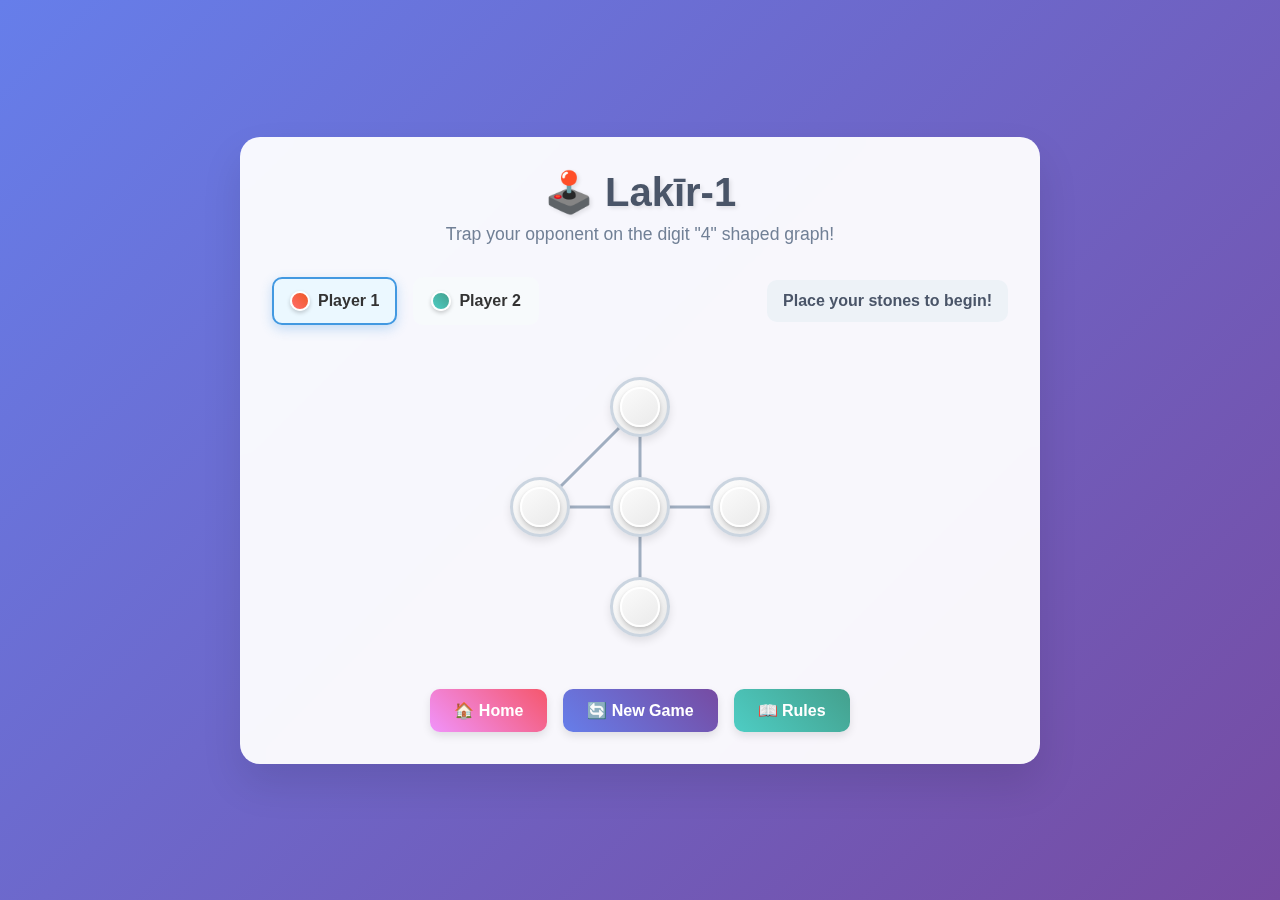
<file: lakir1.html>
<!DOCTYPE html>
<html lang="en">

<head>
    <meta charset="UTF-8">
    <meta name="viewport" content="width=device-width, initial-scale=1.0">
    <title>Lakīr-1 - Path Blocking Game</title>
    <link rel="stylesheet" href="lakir1-styles.css">
</head>

<body>
    <div class="container">
        <header>
            <h1>🕹️ Lakīr-1</h1>
            <p class="subtitle">Trap your opponent on the digit "4" shaped graph!</p>
        </header>

        <div class="game-info">
            <div class="player-info">
                <div class="player player1 active" id="player1">
                    <div class="stone stone1"></div>
                    <span>Player 1</span>
                </div>
                <div class="player player2" id="player2">
                    <div class="stone stone2"></div>
                    <span>Player 2</span>
                </div>
            </div>
            <div class="game-status" id="gameStatus">
                <span id="statusText">Place your stones to begin!</span>
            </div>
        </div>

        <div class="game-board">
            <div class="graph-container">
                <!-- Node A (top) -->
                <div class="node" id="A" data-node="A">
                    <div class="node-content"></div>
                </div>

                <!-- Node B (left middle) -->
                <div class="node" id="B" data-node="B">
                    <div class="node-content"></div>
                </div>

                <!-- Node C (center) -->
                <div class="node" id="C" data-node="C">
                    <div class="node-content"></div>
                </div>

                <!-- Node D (bottom) -->
                <div class="node" id="D" data-node="D">
                    <div class="node-content"></div>
                </div>

                <!-- Node E (right middle) -->
                <div class="node" id="E" data-node="E">
                    <div class="node-content"></div>
                </div>

                <!-- Edges -->
                <svg class="edges desktop-edges" viewBox="0 0 400 300" xmlns="http://www.w3.org/2000/svg">
                    <!-- A to B -->
                    <line x1="200" y1="50" x2="100" y2="150" class="edge" data-edge="A-B" />
                    <!-- A to C -->
                    <line x1="200" y1="50" x2="200" y2="150" class="edge" data-edge="A-C" />
                    <!-- B to C -->
                    <line x1="100" y1="150" x2="200" y2="150" class="edge" data-edge="B-C" />
                    <!-- C to E -->
                    <line x1="200" y1="150" x2="300" y2="150" class="edge" data-edge="C-E" />
                    <!-- C to D -->
                    <line x1="200" y1="150" x2="200" y2="250" class="edge" data-edge="C-D" />
                </svg>

                <!-- Mobile Edges -->
                <svg class="edges mobile-edges" viewBox="0 0 300 225" xmlns="http://www.w3.org/2000/svg">
                    <!-- A to B -->
                    <line x1="150" y1="37.5" x2="75" y2="112.5" class="edge" data-edge="A-B" />
                    <!-- A to C -->
                    <line x1="150" y1="37.5" x2="150" y2="112.5" class="edge" data-edge="A-C" />
                    <!-- B to C -->
                    <line x1="75" y1="112.5" x2="150" y2="112.5" class="edge" data-edge="B-C" />
                    <!-- C to E -->
                    <line x1="150" y1="112.5" x2="225" y2="112.5" class="edge" data-edge="C-E" />
                    <!-- C to D -->
                    <line x1="150" y1="112.5" x2="150" y2="187.5" class="edge" data-edge="C-D" />
                </svg>

                <!-- Small Mobile Edges -->
                <svg class="edges small-mobile-edges" viewBox="0 0 250 187" xmlns="http://www.w3.org/2000/svg">
                    <!-- A to B -->
                    <line x1="125" y1="31.25" x2="62.5" y2="93.75" class="edge" data-edge="A-B" />
                    <!-- A to C -->
                    <line x1="125" y1="31.25" x2="125" y2="93.75" class="edge" data-edge="A-C" />
                    <!-- B to C -->
                    <line x1="62.5" y1="93.75" x2="125" y2="93.75" class="edge" data-edge="B-C" />
                    <!-- C to E -->
                    <line x1="125" y1="93.75" x2="187.5" y2="93.75" class="edge" data-edge="C-E" />
                    <!-- C to D -->
                    <line x1="125" y1="93.75" x2="125" y2="156.25" class="edge" data-edge="C-D" />
                </svg>
            </div>
        </div>

        <div class="controls">
            <button id="homeBtn" class="btn btn-home">🏠 Home</button>
            <button id="resetBtn" class="btn btn-reset">🔄 New Game</button>
            <button id="rulesBtn" class="btn btn-rules">📖 Rules</button>
        </div>
    </div>

    <!-- Rules Modal as popup overlay -->
    <div id="rulesModal" class="modal">
        <div class="modal-content">
            <button class="close close-rules-btn" aria-label="Close">×</button>
            <h2>🎮 Game Rules</h2>
            <div class="rules-content">
                <h3>📋 Objective</h3>
                <p>Trap your opponent so they cannot make a move on their turn.</p>
                <h3>🎯 Setup</h3>
                <p>Players take turns placing their stones on unoccupied nodes of the digit "4" shaped graph.</p>
                <h3>🔄 Gameplay</h3>
                <ul>
                    <li>Players alternate turns moving their stones</li>
                    <li>Move your stone to any adjacent node connected by a path</li>
                    <li>You cannot move into or through the opponent's node</li>
                    <li>You must move if you have a legal move</li>
                </ul>
                <h3>⛔ Restrictions</h3>
                <ul>
                    <li>Stones cannot share a node</li>
                    <li>Cannot move over opponent's stone</li>
                    <li>Only move to directly connected nodes</li>
                </ul>
                <h3>🏆 Winning</h3>
                <p>The game ends when a player has no valid move — that player loses!</p>
            </div>
        </div>
    </div>

    <script src="lakir1-script.js" defer></script>
</body>

</html>
</file>
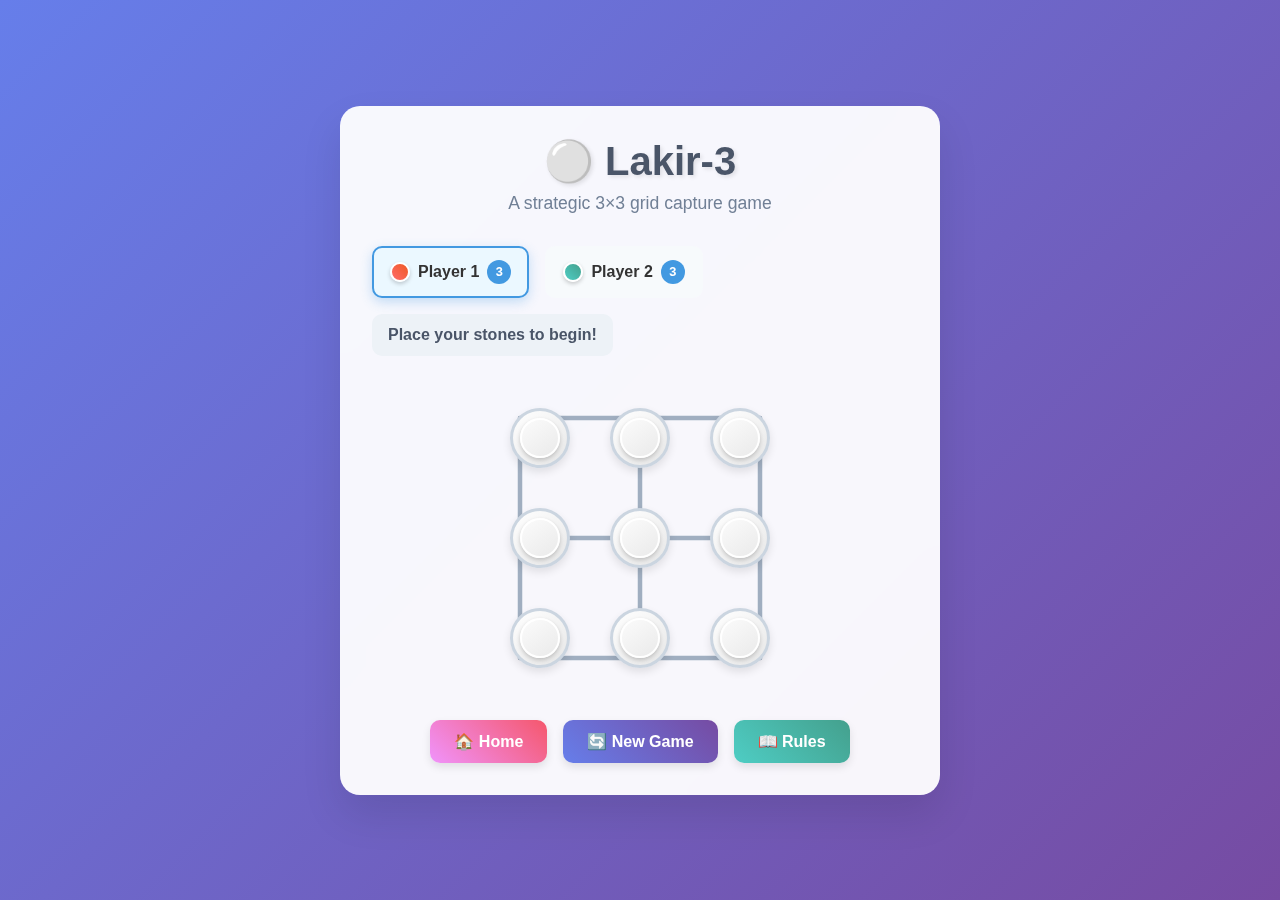
<file: lakir3.html>
<!DOCTYPE html>
<html lang="en">

<head>
    <meta charset="UTF-8">
    <meta name="viewport" content="width=device-width, initial-scale=1.0">
    <title>Lakir-3</title>
    <link rel="stylesheet" href="lakir3-styles.css">
</head>

<body>
    <div class="container">
        <header>
            <h1>⚪ Lakir-3</h1>
            <p class="subtitle">A strategic 3×3 grid capture game</p>
        </header>
        <div class="game-info">
            <div class="player-info">
                <div class="player player1 active" id="player1">
                    <div class="stone stone1"></div>
                    <span>Player 1</span>
                    <div class="stone-count" id="player1-count">3</div>
                </div>
                <div class="player player2" id="player2">
                    <div class="stone stone2"></div>
                    <span>Player 2</span>
                    <div class="stone-count" id="player2-count">3</div>
                </div>
            </div>
            <div class="game-status" id="gameStatus">
                <span id="statusText">Place your stones to begin!</span>
            </div>
        </div>
        <div class="game-board">
            <div class="graph-container">
                <!-- 3x3 Grid Nodes -->
                <div class="node" id="0,0" data-row="0" data-col="0">
                    <div class="node-content"></div>
                </div>
                <div class="node" id="0,1" data-row="0" data-col="1">
                    <div class="node-content"></div>
                </div>
                <div class="node" id="0,2" data-row="0" data-col="2">
                    <div class="node-content"></div>
                </div>
                <div class="node" id="1,0" data-row="1" data-col="0">
                    <div class="node-content"></div>
                </div>
                <div class="node" id="1,1" data-row="1" data-col="1">
                    <div class="node-content"></div>
                </div>
                <div class="node" id="1,2" data-row="1" data-col="2">
                    <div class="node-content"></div>
                </div>
                <div class="node" id="2,0" data-row="2" data-col="0">
                    <div class="node-content"></div>
                </div>
                <div class="node" id="2,1" data-row="2" data-col="1">
                    <div class="node-content"></div>
                </div>
                <div class="node" id="2,2" data-row="2" data-col="2">
                    <div class="node-content"></div>
                </div>
                <!-- SVG for grid lines -->
                <svg class="edges" viewBox="0 0 200 200" xmlns="http://www.w3.org/2000/svg">
                    <!-- Horizontal lines -->
                    <line x1="20" y1="20" x2="100" y2="20" class="edge" />
                    <line x1="100" y1="20" x2="180" y2="20" class="edge" />
                    <line x1="20" y1="100" x2="100" y2="100" class="edge" />
                    <line x1="100" y1="100" x2="180" y2="100" class="edge" />
                    <line x1="20" y1="180" x2="100" y2="180" class="edge" />
                    <line x1="100" y1="180" x2="180" y2="180" class="edge" />
                    <!-- Vertical lines -->
                    <line x1="20" y1="20" x2="20" y2="100" class="edge" />
                    <line x1="20" y1="100" x2="20" y2="180" class="edge" />
                    <line x1="100" y1="20" x2="100" y2="100" class="edge" />
                    <line x1="100" y1="100" x2="100" y2="180" class="edge" />
                    <line x1="180" y1="20" x2="180" y2="100" class="edge" />
                    <line x1="180" y1="100" x2="180" y2="180" class="edge" />
                </svg>
            </div>
        </div>
        <div class="controls">
            <button id="homeBtn" class="btn btn-home">🏠 Home</button>
            <button id="resetBtn" class="btn btn-reset">🔄 New Game</button>
            <button id="rulesBtn" class="btn btn-rules">📖 Rules</button>
        </div>
    </div>
    <!-- Rules Modal as popup overlay -->
    <div id="rulesModal" class="modal">
        <div class="modal-content">
            <button class="close close-rules-btn" aria-label="Close">×</button>
            <h2>🎮 Game Rules</h2>
            <div class="rules-content">
                <h3>🎯 Objective</h3>
                <ul>
                    <li>Each player has <b>3 stones</b>.</li>
                    <li>The goal is to <b>remove all of the opponent’s stones</b>.</li>
                    <li>A player loses when they have <b>no stones left on the board</b>.</li>
                </ul>
                <h3>⚙️ Game Setup</h3>
                <ul>
                    <li>Players take turns <b>placing one stone at a time</b> on any ⚪ (empty spot).</li>
                    <li>After both players have placed their 3 stones (<b>6 total on board</b>), <b>movement begins</b>.
                    </li>
                </ul>
                <h3>🚶 Movement Rules</h3>
                <ul>
                    <li>Stones can move to an <b>orthogonally adjacent empty ⚪</b>: up, down, left, or right.</li>
                    <li><b>Diagonal movement is not allowed</b>.</li>
                    <li>You <b>cannot move through or onto a space that is already occupied</b>.</li>
                </ul>
                <h3>🎯 Capture Rule</h3>
                <ul>
                    <li>You can <b>capture an opponent's stone</b> if:</li>
                    <ul>
                        <li>Your stone is on one side of a line of 3 ⚪ in a straight row or column.</li>
                        <li>The <b>middle ⚪ is occupied by an opponent’s stone</b>.</li>
                        <li>The <b>far-end ⚪ is empty</b>.</li>
                    </ul>
                    <li>Then, you may <b>jump over the opponent’s stone into the far ⚪</b>.</li>
                    <li>The opponent’s stone is <b>removed from the board</b>.</li>
                    <li>✅ This move is like jumping in checkers, but <b>only allowed orthogonally</b>.</li>
                </ul>
                <h3>🔁 Extra Turn After Capture</h3>
                <ul>
                    <li>A <b>successful capture grants an extra turn</b>.</li>
                    <li>If another capture is immediately possible, the player may <b>continue jumping</b>.</li>
                </ul>
                <h3>⛔ Blocked Moves</h3>
                <ul>
                    <li>If a player has <b>no valid moves</b>, they must <b>skip their turn</b>.</li>
                    <li>You <b>cannot jump over two stones at once</b> or make diagonal captures.</li>
                </ul>
                <h3>🏆 Winning</h3>
                <ul>
                    <li>The game ends when <b>one player has no stones left on the board</b>.</li>
                    <li>The opponent is then <b>declared the winner</b>.</li>
                </ul>
            </div>
        </div>
    </div>
    <script src="lakir3-script.js" defer></script>
</body>

</html>
</file>
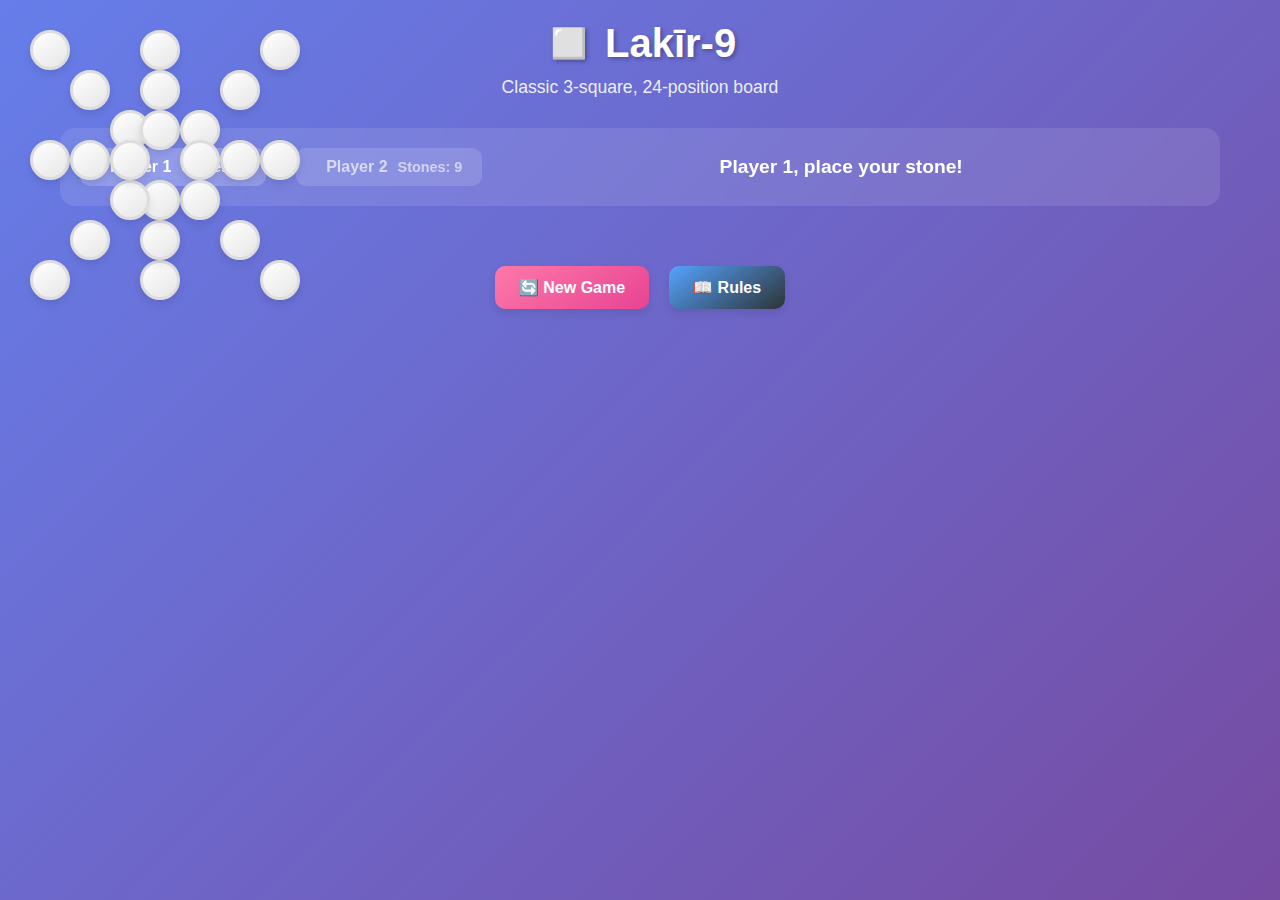
<file: lakir9.html>
<!DOCTYPE html>
<html lang="en">

<head>
    <meta charset="UTF-8">
    <meta name="viewport" content="width=device-width, initial-scale=1.0">
    <title>Lakīr-9 (Nine Men's Morris)</title>
    <link rel="stylesheet" href="lakir9-styles.css">
</head>

<body>
    <div class="container">
        <header>
            <h1>◻️ Lakīr-9</h1>
            <p class="subtitle">Classic 3-square, 24-position board</p>
        </header>
        <div class="game-info">
            <div class="player-info">
                <div class="player player1 active" id="player1">
                    <div class="stone stone1"></div>
                    <span>Player 1</span>
                    <div class="stone-count" id="player1-count">9</div>
                </div>
                <div class="player player2" id="player2">
                    <div class="stone stone2"></div>
                    <span>Player 2</span>
                    <div class="stone-count" id="player2-count">9</div>
                </div>
            </div>
            <div class="game-status" id="gameStatus">
                <span id="statusText">Place your stones to begin!</span>
            </div>
        </div>
        <div class="game-board">
            <div class="graph-container">
                <!-- 24 Nodes: 8 per square (corners and midpoints) -->
                <!-- Outer square: 1-8, Middle: 9-16, Inner: 17-24 -->
                <div class="node" id="1"></div>
                <div class="node" id="2"></div>
                <div class="node" id="3"></div>
                <div class="node" id="4"></div>
                <div class="node" id="5"></div>
                <div class="node" id="6"></div>
                <div class="node" id="7"></div>
                <div class="node" id="8"></div>
                <div class="node" id="9"></div>
                <div class="node" id="10"></div>
                <div class="node" id="11"></div>
                <div class="node" id="12"></div>
                <div class="node" id="13"></div>
                <div class="node" id="14"></div>
                <div class="node" id="15"></div>
                <div class="node" id="16"></div>
                <div class="node" id="17"></div>
                <div class="node" id="18"></div>
                <div class="node" id="19"></div>
                <div class="node" id="20"></div>
                <div class="node" id="21"></div>
                <div class="node" id="22"></div>
                <div class="node" id="23"></div>
                <div class="node" id="24"></div>
                <!-- SVG for edges/lines -->
                <svg class="edges" viewBox="0 0 300 300">
                    <!-- (SVG lines will be added in the CSS/JS or as needed) -->
                </svg>
            </div>
        </div>
        <div class="controls">
            <button id="resetBtn" class="btn btn-reset">🔄 New Game</button>
            <button id="rulesBtn" class="btn btn-rules">📖 Rules</button>
        </div>
        <div id="rulesModal" class="modal">
            <div class="modal-content">
                <span class="close">&times;</span>
                <h2>🎮 Lakīr-9 Game Rules</h2>
                <div class="rules-content">
                    <!-- (Insert your rules here) -->
                </div>
            </div>
        </div>
    </div>
    <script src="lakir9-script.js" defer></script>
</body>

</html>
</file>
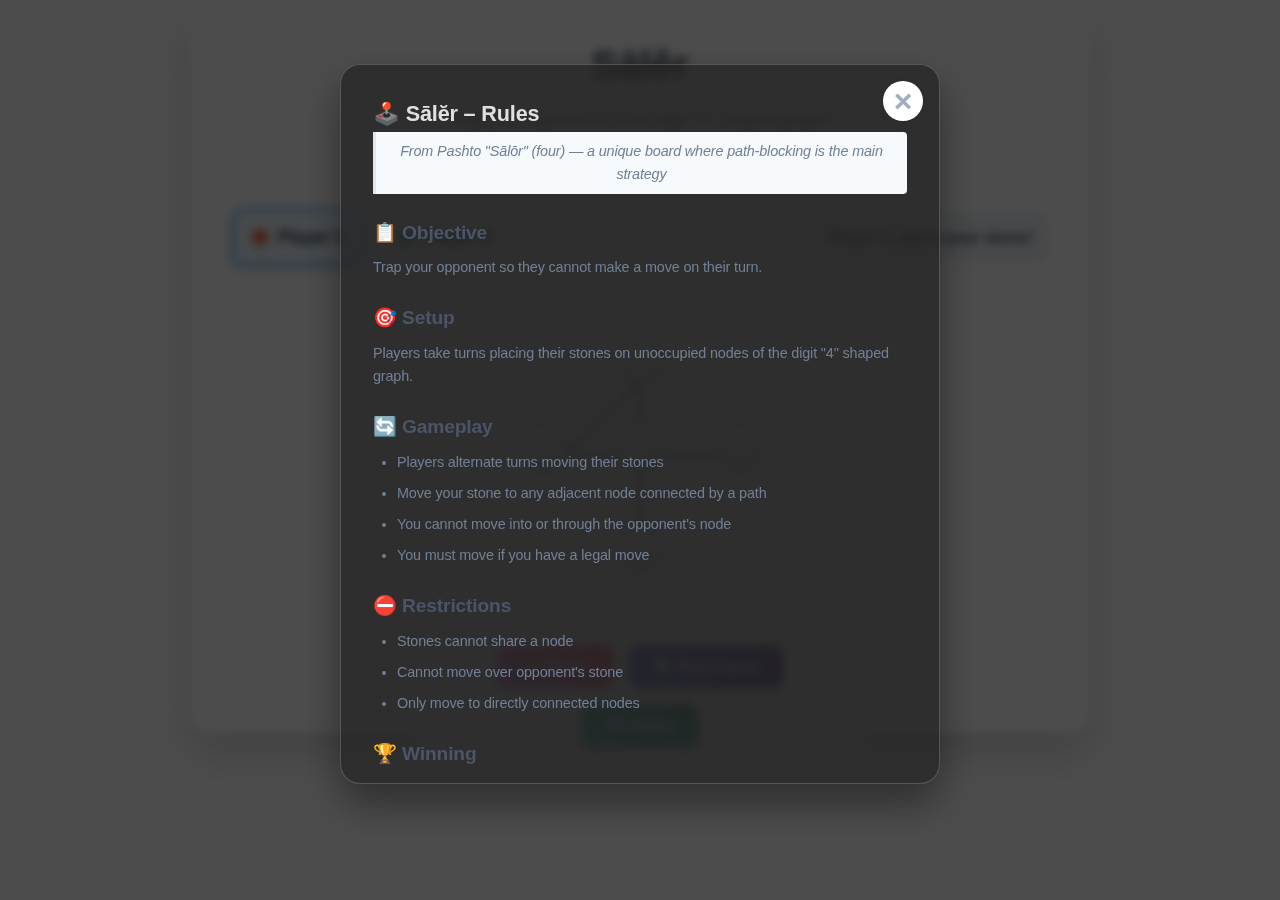
<file: saler.html>
<!DOCTYPE html>
<html lang="en">

<head>
    <meta charset="UTF-8">
    <meta name="viewport" content="width=device-width, initial-scale=1.0">
    <title>Sālĕr</title>
    <link rel="stylesheet" href="saler-styles.css">
</head>

<body>
    <div class="container">
        <header>
            <h1>Sālĕr</h1>
            <p class="subtitle">Trap your opponent on the digit "4" shaped graph!</p>
            <p class="etymology">From Pashto "Sālōr" (four) - a unique board where path-blocking is the main strategy
            </p>
        </header>

        <div class="game-info">
            <div class="player-info">
                <div class="player player1 active" id="player1">
                    <div class="stone stone1"></div>
                    <span>Player 1</span>
                </div>
                <div class="player player2" id="player2">
                    <div class="stone stone2"></div>
                    <span>Player 2</span>
                </div>
            </div>
            <div class="game-status" id="gameStatus">
                <span id="statusText">Place your stones to begin!</span>
            </div>
        </div>

        <div class="game-board">
            <div class="graph-container">
                <!-- Node A (top) -->
                <div class="node" id="A" data-node="A">
                    <div class="node-content"></div>
                </div>

                <!-- Node B (left middle) -->
                <div class="node" id="B" data-node="B">
                    <div class="node-content"></div>
                </div>

                <!-- Node C (center) -->
                <div class="node" id="C" data-node="C">
                    <div class="node-content"></div>
                </div>

                <!-- Node D (bottom) -->
                <div class="node" id="D" data-node="D">
                    <div class="node-content"></div>
                </div>

                <!-- Node E (right middle) -->
                <div class="node" id="E" data-node="E">
                    <div class="node-content"></div>
                </div>

                <!-- Edges -->
                <svg class="edges desktop-edges" viewBox="0 0 400 300" xmlns="http://www.w3.org/2000/svg">
                    <!-- A to B -->
                    <line x1="200" y1="50" x2="100" y2="150" class="edge" data-edge="A-B" />
                    <!-- A to C -->
                    <line x1="200" y1="50" x2="200" y2="150" class="edge" data-edge="A-C" />
                    <!-- B to C -->
                    <line x1="100" y1="150" x2="200" y2="150" class="edge" data-edge="B-C" />
                    <!-- C to E -->
                    <line x1="200" y1="150" x2="300" y2="150" class="edge" data-edge="C-E" />
                    <!-- C to D -->
                    <line x1="200" y1="150" x2="200" y2="250" class="edge" data-edge="C-D" />
                </svg>

                <!-- Mobile Edges -->
                <svg class="edges mobile-edges" viewBox="0 0 300 225" xmlns="http://www.w3.org/2000/svg">
                    <!-- A to B -->
                    <line x1="150" y1="37.5" x2="75" y2="112.5" class="edge" data-edge="A-B" />
                    <!-- A to C -->
                    <line x1="150" y1="37.5" x2="150" y2="112.5" class="edge" data-edge="A-C" />
                    <!-- B to C -->
                    <line x1="75" y1="112.5" x2="150" y2="112.5" class="edge" data-edge="B-C" />
                    <!-- C to E -->
                    <line x1="150" y1="112.5" x2="225" y2="112.5" class="edge" data-edge="C-E" />
                    <!-- C to D -->
                    <line x1="150" y1="112.5" x2="150" y2="187.5" class="edge" data-edge="C-D" />
                </svg>

                <!-- Small Mobile Edges -->
                <svg class="edges small-mobile-edges" viewBox="0 0 250 187" xmlns="http://www.w3.org/2000/svg">
                    <!-- A to B -->
                    <line x1="125" y1="31.25" x2="62.5" y2="93.75" class="edge" data-edge="A-B" />
                    <!-- A to C -->
                    <line x1="125" y1="31.25" x2="125" y2="93.75" class="edge" data-edge="A-C" />
                    <!-- B to C -->
                    <line x1="62.5" y1="93.75" x2="125" y2="93.75" class="edge" data-edge="B-C" />
                    <!-- C to E -->
                    <line x1="125" y1="93.75" x2="187.5" y2="93.75" class="edge" data-edge="C-E" />
                    <!-- C to D -->
                    <line x1="125" y1="93.75" x2="125" y2="156.25" class="edge" data-edge="C-D" />
                </svg>
            </div>
        </div>

        <div class="controls">
            <button id="homeBtn" class="btn btn-home">🏠 Home</button>
            <button id="resetBtn" class="btn btn-reset">🔄 New Game</button>
            <button id="rulesBtn" class="btn btn-rules">📖 Rules</button>
        </div>
    </div>

    <!-- Rules Modal as popup overlay -->
    <div id="rulesModal" class="modal">
        <div class="modal-content">
            <button class="close close-rules-btn" aria-label="Close">×</button>
            <h2>🕹️ Sālĕr – Rules</h2>
            <div class="rules-content">
                <p class="etymology-note"><em>From Pashto "Sālōr" (four) — a unique board where path-blocking is the
                        main strategy</em></p>
                <h3>📋 Objective</h3>
                <p>Trap your opponent so they cannot make a move on their turn.</p>
                <h3>🎯 Setup</h3>
                <p>Players take turns placing their stones on unoccupied nodes of the digit "4" shaped graph.</p>
                <h3>🔄 Gameplay</h3>
                <ul>
                    <li>Players alternate turns moving their stones</li>
                    <li>Move your stone to any adjacent node connected by a path</li>
                    <li>You cannot move into or through the opponent's node</li>
                    <li>You must move if you have a legal move</li>
                </ul>
                <h3>⛔ Restrictions</h3>
                <ul>
                    <li>Stones cannot share a node</li>
                    <li>Cannot move over opponent's stone</li>
                    <li>Only move to directly connected nodes</li>
                </ul>
                <h3>🏆 Winning</h3>
                <p>The game ends when a player has no valid move — that player loses!</p>
            </div>
        </div>
    </div>

    <script src="saler-script.js"></script>
</body>
</file>
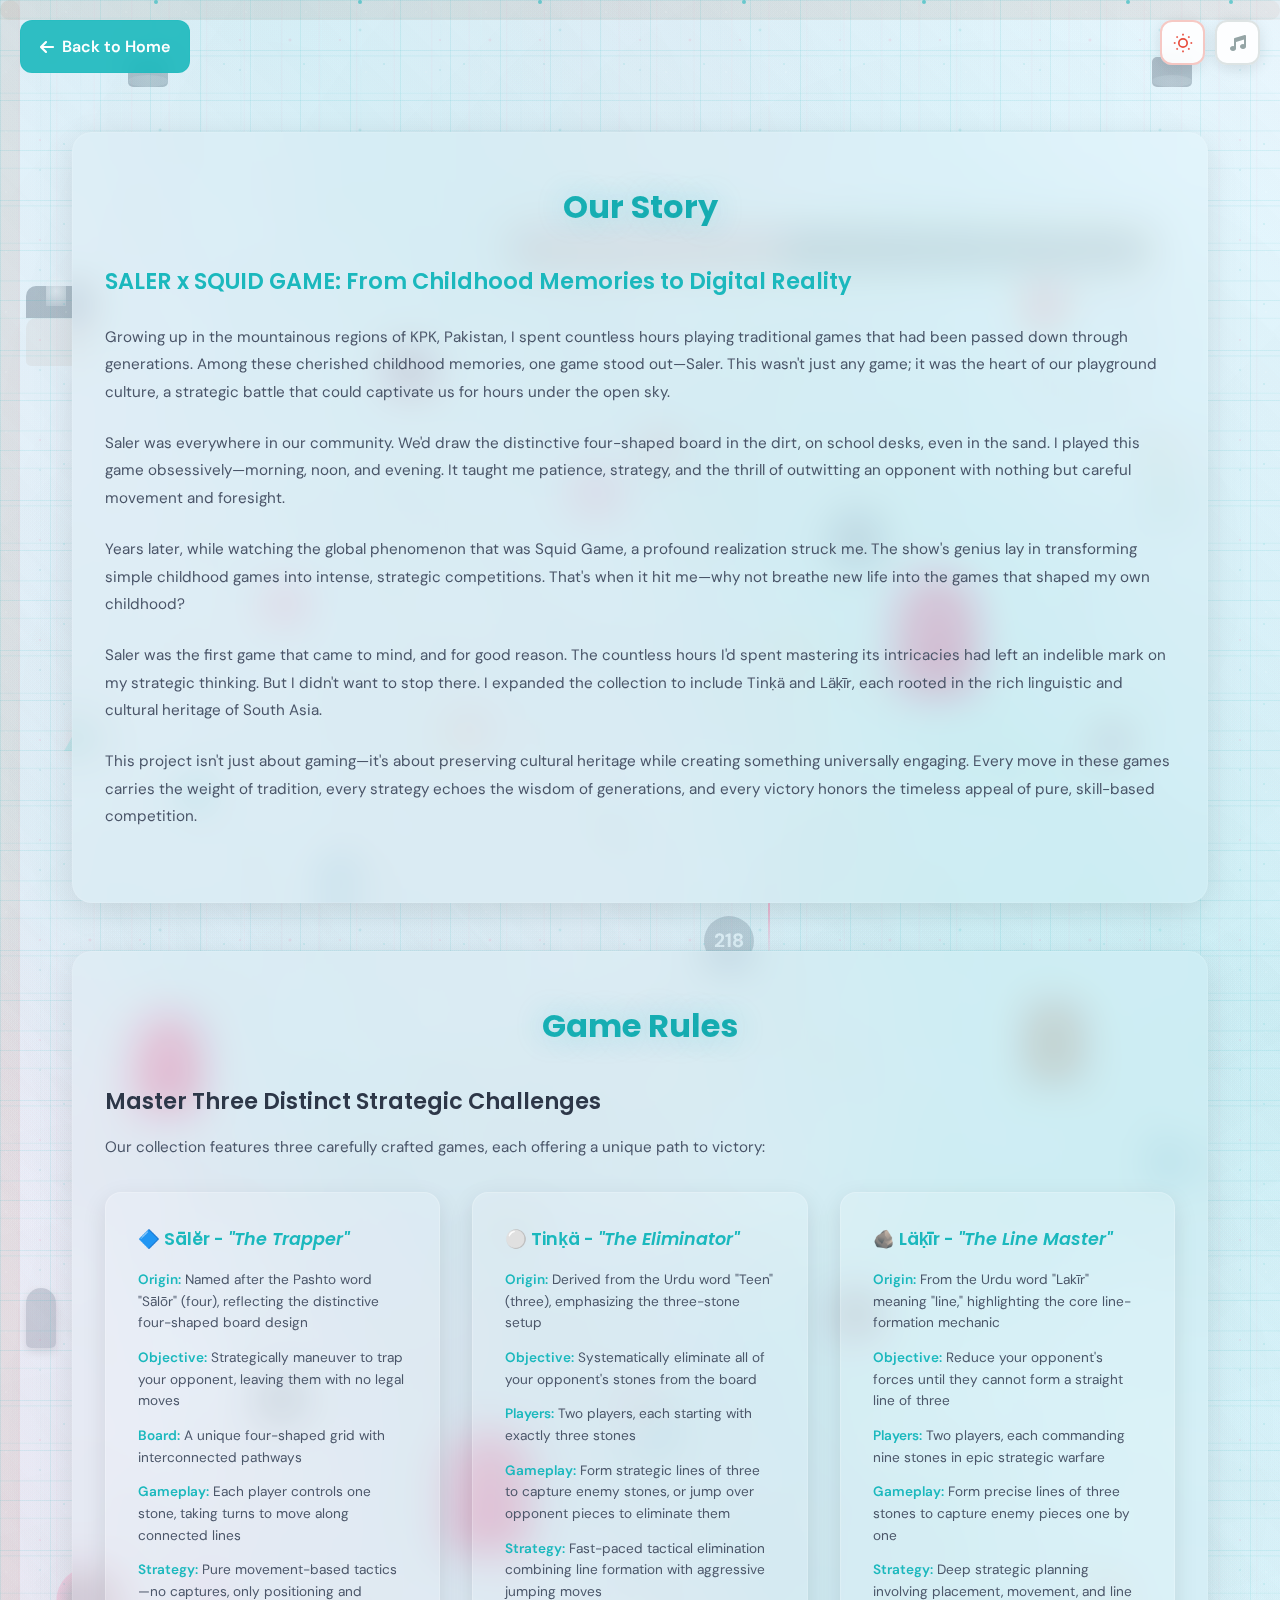
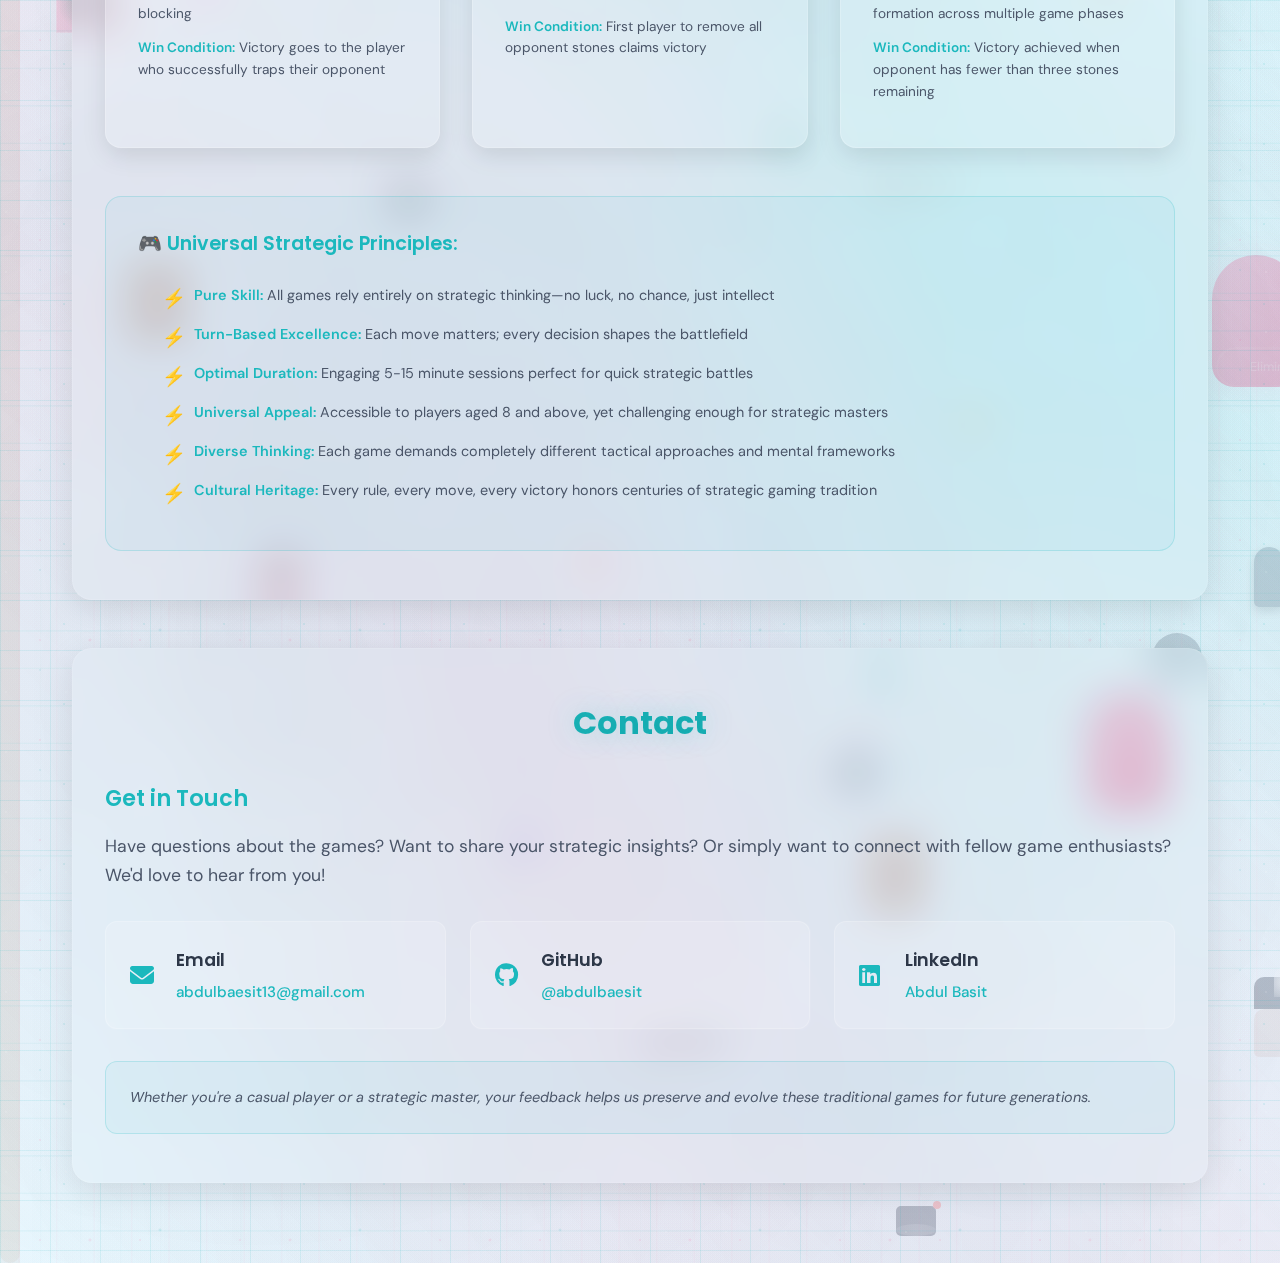
<file: assets/about.html>
<!DOCTYPE html>
<html lang="en" data-theme="light">

<head>
    <meta charset="UTF-8">
    <meta name="vi        .rules-content > h3 {
            font-family: 'Poppins', sans-serif;
            font-size: 1.4rem;
            font-weight: 600;
            color: #1bb8bd;
                        .contact-info>p {
            font-size: 0.95rem;
            line-height: 1.6;
            color: #4a5568;
            margin-bottom: 2rem;
            font-family: 'DM Sans', sans-serif;
            text-align: left;
        }gin-bottom: 1rem;
            text-align: center;
        }

        .rules-content > p {
            font-size: 0.95rem;
            line-height: 1.6;
            color: #4a5568;
            margin-bottom: 2rem;
            text-align: center;
            font-family: 'DM Sans', sans-serif;
        }width=device-width, initial-scale=1.0">
    <title>About - SALER x SQUID GAME</title>
    <link rel="preconnect" href="https://fonts.googleapis.com">
    <link rel="preconnect" href="https://fonts.gstatic.com" crossorigin>
    <link
        href="https://fonts.googleapis.com/css2?family=DM+Sans:ital,opsz,wght@0,9..40,100..1000;1,9..40,100..1000&family=Poppins:ital,wght@0,100;0,200;0,300;0,400;0,500;0,600;0,700;0,800;0,900;1,100;1,200;1,300;1,400;1,500;1,600;1,700;1,800;1,900&display=swap"
        rel="stylesheet">
    <link rel="stylesheet" href="https://cdnjs.cloudflare.com/ajax/libs/font-awesome/6.4.0/css/all.min.css">
    <link rel="stylesheet" href="../lakir-styles.css">

    <!-- Apply saved theme immediately to prevent flash -->
    <script>
        (function () {
            let savedTheme = localStorage.getItem('global-theme');
            if (!savedTheme) {
                savedTheme = localStorage.getItem('theme') || 'light';
                localStorage.setItem('global-theme', savedTheme);
                localStorage.removeItem('theme');
            }
            document.documentElement.setAttribute('data-theme', savedTheme);
        })();
    </script>

    <!-- Custom styles for about page -->
    <style>
        /* About page specific styles */
        .about-container {
            max-width: 1200px;
            margin: 0 auto;
            padding: 2rem;
            margin-top: 100px;
            /* Account for fixed navbar */
        }

        .content-section {
            background: rgba(255, 255, 255, 0.05);
            backdrop-filter: blur(20px);
            border-radius: 20px;
            border: 1px solid rgba(255, 255, 255, 0.1);
            box-shadow: 0 8px 32px rgba(0, 0, 0, 0.1);
            padding: 3rem 2rem;
            margin-bottom: 3rem;
        }

        html[data-theme="dark"] .content-section {
            background: rgba(26, 26, 26, 0.05);
            border-color: rgba(255, 255, 255, 0.05);
        }

        .section-title {
            font-family: 'Poppins', sans-serif;
            font-size: 2rem;
            font-weight: 700;
            text-align: center;
            margin-bottom: 2rem;
            background: linear-gradient(135deg, #1bb8bd 0%, #16a5a9 100%);
            -webkit-background-clip: text;
            -webkit-text-fill-color: transparent;
            background-clip: text;
            text-shadow: 0 0 30px rgba(27, 184, 189, 0.3);
        }

        /* Our Story Section */
        .story-content {
            width: 100%;
            margin: 0;
        }

        .story-text h3 {
            font-family: 'Poppins', sans-serif;
            font-size: 1.4rem;
            font-weight: 600;
            color: #1bb8bd;
            margin-bottom: 1.5rem;
            text-align: left;
        }

        html[data-theme="dark"] .story-text h3 {
            color: #1bb8bd;
        }

        .story-text p {
            font-size: 0.95rem;
            line-height: 1.8;
            color: #4a5568;
            margin-bottom: 1.5rem;
            text-align: left;
            font-family: 'DM Sans', sans-serif;
        }

        html[data-theme="dark"] .story-text p {
            color: #e0e0e0;
        }

        /* Game Rules Section */
        .rules-content {
            width: 100%;
            margin: 0;
        }

        .rules-content>h3 {
            font-family: 'Poppins', sans-serif;
            font-size: 1.4rem;
            font-weight: 600;
            color: #1bb8bd;
            margin-bottom: 1rem;
            text-align: left;
        }

        .rules-content>p {
            font-size: 0.95rem;
            line-height: 1.6;
            color: #4a5568;
            margin-bottom: 2rem;
            text-align: left;
            font-family: 'DM Sans', sans-serif;
        }

        html[data-theme="dark"] .rules-content>h3 {
            color: #1bb8bd;
        }

        html[data-theme="dark"] .rules-content>p {
            color: #e0e0e0;
        }

        .game-rules-grid {
            display: grid;
            grid-template-columns: repeat(auto-fit, minmax(320px, 1fr));
            gap: 2rem;
            margin-bottom: 3rem;
        }

        .rule-card {
            background: rgba(255, 255, 255, 0.1);
            backdrop-filter: blur(15px);
            border-radius: 16px;
            padding: 2rem;
            border: 1px solid rgba(255, 255, 255, 0.2);
            box-shadow: 0 8px 25px rgba(0, 0, 0, 0.1);
            transition: all 0.3s ease;
        }

        .rule-card:hover {
            transform: translateY(-5px);
            box-shadow: 0 15px 35px rgba(27, 184, 189, 0.2);
            border-color: rgba(27, 184, 189, 0.3);
        }

        html[data-theme="dark"] .rule-card {
            background: rgba(26, 26, 26, 0.1);
            border-color: rgba(255, 255, 255, 0.1);
        }

        html[data-theme="dark"] .rule-card:hover {
            border-color: rgba(27, 184, 189, 0.4);
            box-shadow: 0 15px 35px rgba(27, 184, 189, 0.3);
        }

        .rule-header h4 {
            font-family: 'Poppins', sans-serif;
            font-size: 1.1rem;
            font-weight: 600;
            color: #1bb8bd;
            margin-bottom: 1rem;
            text-align: left;
        }

        .rule-content p {
            font-size: 0.85rem;
            line-height: 1.6;
            color: #4a5568;
            margin-bottom: 0.8rem;
            font-family: 'DM Sans', sans-serif;
        }

        html[data-theme="dark"] .rule-content p {
            color: #b0b0b0;
        }

        .rule-content strong {
            color: #1bb8bd;
            font-weight: 600;
        }

        .universal-principles {
            background: rgba(27, 184, 189, 0.05);
            border-radius: 16px;
            padding: 2rem;
            border: 1px solid rgba(27, 184, 189, 0.2);
        }

        html[data-theme="dark"] .universal-principles {
            background: rgba(27, 184, 189, 0.08);
            border-color: rgba(27, 184, 189, 0.3);
        }

        .universal-principles h4 {
            font-family: 'Poppins', sans-serif;
            font-size: 1.2rem;
            font-weight: 600;
            color: #1bb8bd;
            margin-bottom: 1.5rem;
            text-align: left;
        }

        .principles-list {
            list-style: none;
            padding: 0;
            margin: 0;
        }

        .principles-list li {
            font-size: 0.9rem;
            line-height: 1.6;
            color: #4a5568;
            margin-bottom: 1rem;
            padding-left: 2rem;
            position: relative;
            font-family: 'DM Sans', sans-serif;
        }

        html[data-theme="dark"] .principles-list li {
            color: #e0e0e0;
        }

        .principles-list li::before {
            content: '⚡';
            position: absolute;
            left: 0;
            top: 0;
            color: #1bb8bd;
            font-size: 1.2rem;
        }

        .principles-list strong {
            color: #1bb8bd;
            font-weight: 600;
        }

        /* Contact Section */
        .contact-content {
            width: 100%;
            margin: 0;
            text-align: left;
        }

        .contact-info h3 {
            font-family: 'Poppins', sans-serif;
            font-size: 1.4rem;
            font-weight: 600;
            color: #1bb8bd;
            margin-bottom: 1rem;
            text-align: left;
        }

        html[data-theme="dark"] .contact-info h3 {
            color: #1bb8bd;
        }

        .contact-info>p {
            font-size: 1.1rem;
            line-height: 1.6;
            color: #4a5568;
            margin-bottom: 2rem;
            font-family: 'DM Sans', sans-serif;
        }

        html[data-theme="dark"] .contact-info>p {
            color: #e0e0e0;
        }

        .contact-methods {
            display: grid;
            grid-template-columns: repeat(auto-fit, minmax(200px, 1fr));
            gap: 1.5rem;
            margin-bottom: 2rem;
        }

        .contact-method {
            display: flex;
            align-items: center;
            gap: 1rem;
            padding: 1.5rem;
            background: rgba(255, 255, 255, 0.1);
            backdrop-filter: blur(15px);
            border-radius: 12px;
            border: 1px solid rgba(255, 255, 255, 0.2);
            transition: all 0.3s ease;
            text-align: left;
        }

        .contact-method:hover {
            transform: translateY(-3px);
            box-shadow: 0 10px 25px rgba(27, 184, 189, 0.2);
            border-color: rgba(27, 184, 189, 0.3);
        }

        html[data-theme="dark"] .contact-method {
            background: rgba(26, 26, 26, 0.1);
            border-color: rgba(255, 255, 255, 0.1);
        }

        html[data-theme="dark"] .contact-method:hover {
            border-color: rgba(27, 184, 189, 0.4);
            box-shadow: 0 10px 25px rgba(27, 184, 189, 0.3);
        }

        .contact-method i {
            font-size: 1.5rem;
            color: #1bb8bd;
            min-width: 30px;
        }

        .contact-method h4 {
            font-family: 'Poppins', sans-serif;
            font-size: 1.1rem;
            font-weight: 600;
            color: #2d3748;
            margin: 0 0 0.3rem 0;
        }

        html[data-theme="dark"] .contact-method h4 {
            color: #e0e0e0;
        }

        .contact-method a {
            color: #1bb8bd;
            text-decoration: none;
            font-size: 0.95rem;
            font-weight: 500;
            transition: color 0.3s ease;
        }

        .contact-method a:hover {
            color: #16a5a9;
            text-decoration: underline;
        }

        .contact-note {
            background: rgba(27, 184, 189, 0.05);
            border-radius: 12px;
            padding: 1.5rem;
            border: 1px solid rgba(27, 184, 189, 0.2);
        }

        html[data-theme="dark"] .contact-note {
            background: rgba(27, 184, 189, 0.08);
            border-color: rgba(27, 184, 189, 0.3);
        }

        .contact-note p {
            font-size: 0.9rem;
            line-height: 1.6;
            color: #4a5568;
            margin: 0;
            font-family: 'DM Sans', sans-serif;
        }

        html[data-theme="dark"] .contact-note p {
            color: #e0e0e0;
        }

        /* Navigation back button */
        .back-nav {
            position: fixed;
            top: 20px;
            left: 20px;
            z-index: 1000;
        }

        .back-btn {
            display: flex;
            align-items: center;
            gap: 0.5rem;
            padding: 0.8rem 1.2rem;
            background: rgba(27, 184, 189, 0.9);
            color: white;
            text-decoration: none;
            border-radius: 12px;
            font-weight: 600;
            transition: all 0.3s ease;
            backdrop-filter: blur(10px);
            border: 1px solid rgba(27, 184, 189, 0.3);
        }

        .back-btn:hover {
            background: rgba(27, 184, 189, 1);
            transform: translateY(-2px);
            box-shadow: 0 8px 25px rgba(27, 184, 189, 0.4);
        }

        /* Responsive Design */
        @media (max-width: 768px) {
            .about-container {
                padding: 1rem;
                margin-top: 80px;
            }

            .content-section {
                padding: 2rem 1rem;
                margin-bottom: 2rem;
            }

            .section-title {
                font-size: 2rem;
            }

            .story-text h3 {
                font-size: 1.5rem;
            }

            .story-text p {
                font-size: 1rem;
                text-align: left;
            }

            .game-rules-grid {
                grid-template-columns: 1fr;
                gap: 1.5rem;
            }

            .rule-card {
                padding: 1.5rem;
            }

            .universal-principles {
                padding: 1.5rem;
            }

            .contact-methods {
                grid-template-columns: 1fr;
                gap: 1rem;
            }

            .contact-method {
                padding: 1rem;
            }
        }

        @media (max-width: 480px) {
            .about-container {
                padding: 0.5rem;
            }

            .content-section {
                padding: 1.5rem 1rem;
                margin-bottom: 1.5rem;
            }

            .section-title {
                font-size: 1.8rem;
            }

            .story-text h3 {
                font-size: 1.3rem;
            }

            .story-text p {
                font-size: 0.95rem;
            }

            .rule-header h4 {
                font-size: 1.1rem;
            }

            .rule-content p {
                font-size: 0.9rem;
            }

            .universal-principles h4 {
                font-size: 1.3rem;
            }

            .principles-list li {
                font-size: 0.95rem;
                padding-left: 1.5rem;
            }

            .contact-info h3 {
                font-size: 1.5rem;
            }

            .contact-info>p {
                font-size: 1rem;
            }
        }
    </style>
</head>

<body>
    <!-- Global Controls -->
    <div class="global-controls">
        <button class="close close-rules-btn control-btn mobile-only" aria-label="Close">×</button>
        <button id="global-theme-toggle" class="control-btn theme-btn" aria-label="Toggle theme">
            <svg class="sun-icon" width="20" height="20" viewBox="0 0 24 24" fill="none" stroke="currentColor"
                stroke-width="2">
                <circle cx="12" cy="12" r="5"></circle>
                <line x1="12" y1="1" x2="12" y2="3"></line>
                <line x1="12" y1="21" x2="12" y2="23"></line>
                <line x1="4.22" y1="4.22" x2="5.64" y2="5.64"></line>
                <line x1="18.36" y1="18.36" x2="19.78" y2="19.78"></line>
                <line x1="1" y1="12" x2="3" y2="12"></line>
                <line x1="21" y1="12" x2="23" y2="12"></line>
                <line x1="4.22" y1="19.78" x2="5.64" y2="18.36"></line>
                <line x1="18.36" y1="5.64" x2="19.78" y2="4.22"></line>
            </svg>
            <svg class="moon-icon" width="20" height="20" viewBox="0 0 24 24" fill="none" stroke="currentColor"
                stroke-width="2">
                <path d="M21 12.79A9 9 0 1 1 11.21 3 7 7 0 0 0 21 12.79z"></path>
            </svg>
        </button>
        <button id="global-music-toggle" class="control-btn music-btn" aria-label="Toggle music">
            <i class="fas fa-music"></i>
        </button>
    </div>

    <!-- Back Navigation -->
    <div class="back-nav">
        <a href="../index.html" class="back-btn">
            <i class="fas fa-arrow-left"></i>
            <span>Back to Home</span>
        </a>
    </div>

    <!-- Interactive Background Elements -->
    <div class="parallax-container">
        <div class="parallax-layer layer-1"></div>
        <div class="parallax-layer layer-2"></div>
        <div class="parallax-layer layer-3"></div>
        <div class="parallax-layer layer-4"></div>
        <div class="parallax-layer layer-5"></div>

        <!-- Squid Game Elements (Primary Focus) -->
        <div class="squid-game-elements">
            <!-- Circle, Triangle, Square shapes in different positions -->
            <div class="squid-shape circle-shape" style="top: 10%; left: 80%; animation-delay: 0s;"></div>
            <div class="squid-shape triangle-shape" style="top: 25%; left: 5%; animation-delay: 1s;"></div>
            <div class="squid-shape square-shape" style="top: 40%; left: 90%; animation-delay: 2s;"></div>
            <div class="squid-shape circle-shape-2" style="top: 55%; left: 15%; animation-delay: 3s;"></div>
            <div class="squid-shape triangle-shape-2" style="top: 70%; left: 75%; animation-delay: 4s;"></div>
            <div class="squid-shape square-shape-2" style="top: 85%; left: 40%; animation-delay: 5s;"></div>

            <!-- Additional Game Symbols -->
            <div class="squid-shape circle-shape"
                style="top: 15%; left: 50%; animation-delay: 6s; transform: scale(0.7);"></div>
            <div class="squid-shape triangle-shape"
                style="top: 60%; left: 60%; animation-delay: 7s; transform: scale(1.2);"></div>
            <div class="squid-shape square-shape"
                style="top: 30%; left: 25%; animation-delay: 8s; transform: scale(0.9);"></div>

            <!-- Pink Soldiers in new positions -->
            <div class="pink-soldier soldier-1" style="top: 20%; left: 70%; animation-delay: 1s;"></div>
            <div class="pink-soldier soldier-2" style="top: 50%; left: 35%; animation-delay: 3s;"></div>
            <div class="pink-soldier soldier-3" style="top: 80%; left: 85%; animation-delay: 5s;"></div>

            <!-- Additional Pink Soldiers -->
            <div class="pink-soldier soldier-1"
                style="top: 35%; left: 10%; animation-delay: 7s; transform: scale(0.8);"></div>
            <div class="pink-soldier soldier-2"
                style="top: 65%; left: 95%; animation-delay: 9s; transform: scale(1.1);"></div>

            <!-- Game Masks -->
            <div class="game-mask mask-1" style="top: 12%; left: 30%; animation-delay: 2s;"></div>
            <div class="game-mask mask-2" style="top: 45%; left: 65%; animation-delay: 4s;"></div>
            <div class="game-mask mask-3" style="top: 75%; left: 20%; animation-delay: 6s;"></div>

            <!-- Additional Masks -->
            <div class="game-mask mask-1" style="top: 25%; left: 85%; animation-delay: 8s; transform: scale(0.7);">
            </div>
            <div class="game-mask mask-2" style="top: 55%; left: 5%; animation-delay: 10s; transform: scale(1.3);">
            </div>

            <!-- Glass Bridge Panels scattered around -->
            <div class="glass-panel panel-1" style="top: 18%; left: 45%; animation-delay: 1s;"></div>
            <div class="glass-panel panel-2" style="top: 38%; left: 75%; animation-delay: 2s;"></div>
            <div class="glass-panel panel-3" style="top: 58%; left: 25%; animation-delay: 3s;"></div>
            <div class="glass-panel panel-4" style="top: 78%; left: 55%; animation-delay: 4s;"></div>
            <div class="glass-panel panel-5" style="top: 28%; left: 15%; animation-delay: 5s;"></div>
            <div class="glass-panel panel-6" style="top: 68%; left: 85%; animation-delay: 6s;"></div>

            <!-- Honeycomb Game Elements -->
            <div class="honeycomb-game" style="top: 22%; left: 60%; animation-delay: 2s;">
                <div class="honeycomb-cell cell-1"></div>
                <div class="honeycomb-cell cell-2"></div>
                <div class="honeycomb-cell cell-3"></div>
                <div class="honeycomb-cell cell-4"></div>
                <div class="honeycomb-cell cell-5"></div>
                <div class="honeycomb-cell cell-6"></div>
            </div>

            <!-- Tug of War Rope -->
            <div class="tug-rope" style="top: 42%; left: 40%; animation-delay: 3s;">
                <div class="rope-segment segment-1"></div>
                <div class="rope-segment segment-2"></div>
                <div class="rope-segment segment-3"></div>
                <div class="rope-segment segment-4"></div>
            </div>

            <!-- Marbles Game scattered -->
            <div class="marbles-container" style="top: 62%; left: 70%; animation-delay: 4s;">
                <div class="marble marble-1"></div>
                <div class="marble marble-2"></div>
                <div class="marble marble-3"></div>
                <div class="marble marble-4"></div>
                <div class="marble marble-5"></div>
                <div class="marble marble-6"></div>
            </div>

            <!-- Red Light Green Light Doll -->
            <div class="doll-container" style="top: 15%; left: 90%; animation-delay: 5s;">
                <div class="doll-head"></div>
                <div class="doll-body"></div>
                <div class="doll-arm arm-left"></div>
                <div class="doll-arm arm-right"></div>
                <div class="doll-eye eye-left"></div>
                <div class="doll-eye eye-right"></div>
            </div>

            <!-- VIP Chairs repositioned -->
            <div class="vip-chair chair-1" style="top: 35%; left: 80%; animation-delay: 6s;"></div>
            <div class="vip-chair chair-2" style="top: 65%; left: 10%; animation-delay: 7s;"></div>
            <div class="vip-chair chair-3" style="top: 85%; left: 70%; animation-delay: 8s;"></div>

            <!-- Money Piles -->
            <div class="money-pile pile-1" style="top: 25%; left: 35%; animation-delay: 9s;"></div>
            <div class="money-pile pile-2" style="top: 55%; left: 85%; animation-delay: 10s;"></div>
            <div class="money-pile pile-3" style="top: 75%; left: 45%; animation-delay: 11s;"></div>

            <!-- Game Arena Lights -->
            <div class="arena-light light-1" style="top: 5%; left: 20%; animation-delay: 1s;"></div>
            <div class="arena-light light-2" style="top: 5%; left: 60%; animation-delay: 2s;"></div>
            <div class="arena-light light-3" style="top: 95%; left: 30%; animation-delay: 3s;"></div>
            <div class="arena-light light-4" style="top: 95%; left: 80%; animation-delay: 4s;"></div>

            <!-- Squid Game Logo centered -->
            <div class="squid-logo" style="top: 50%; left: 50%; animation-delay: 12s;">
                <div class="logo-circle"></div>
                <div class="logo-triangle"></div>
                <div class="logo-square"></div>
            </div>

            <!-- Player Numbers scattered -->
            <div class="player-number number-456" style="top: 18%; left: 65%; animation-delay: 13s;">456</div>
            <div class="player-number number-067" style="top: 48%; left: 20%; animation-delay: 14s;">067</div>
            <div class="player-number number-001" style="top: 78%; left: 90%; animation-delay: 15s;">001</div>

            <!-- Additional Player Numbers -->
            <div class="player-number" style="top: 32%; left: 55%; animation-delay: 16s;">218</div>
            <div class="player-number" style="top: 62%; left: 30%; animation-delay: 17s;">199</div>
            <div class="player-number" style="top: 82%; left: 65%; animation-delay: 18s;">324</div>

            <!-- Game Instructions floating -->
            <div class="game-instruction instruction-1" style="top: 28%; left: 75%; animation-delay: 19s;">Red Light
            </div>
            <div class="game-instruction instruction-2" style="top: 58%; left: 15%; animation-delay: 20s;">Green Light
            </div>
            <div class="game-instruction instruction-3" style="top: 88%; left: 25%; animation-delay: 21s;">Move Forward
            </div>

            <!-- Additional Instructions -->
            <div class="game-instruction" style="top: 38%; left: 5%; animation-delay: 22s;">Stop Moving</div>
            <div class="game-instruction" style="top: 68%; left: 95%; animation-delay: 23s;">Eliminate</div>

            <!-- Elimination Effects -->
            <div class="elimination-effect elim-1" style="top: 22%; left: 85%; animation-delay: 24s;"></div>
            <div class="elimination-effect elim-2" style="top: 52%; left: 45%; animation-delay: 25s;"></div>
            <div class="elimination-effect elim-3" style="top: 72%; left: 15%; animation-delay: 26s;"></div>

            <!-- Prize Money Counter positioned -->
            <div class="money-counter" style="top: 8%; left: 40%; animation-delay: 27s;">
                <div class="counter-digit digit-1">₩</div>
                <div class="counter-digit digit-2">4</div>
                <div class="counter-digit digit-3">5</div>
                <div class="counter-digit digit-4">6</div>
                <div class="counter-digit digit-5">0</div>
                <div class="counter-digit digit-6">0</div>
                <div class="counter-digit digit-7">0</div>
                <div class="counter-digit digit-8">0</div>
                <div class="counter-digit digit-9">0</div>
                <div class="counter-digit digit-10">0</div>
                <div class="counter-digit digit-11">0</div>
                <div class="counter-digit digit-12">0</div>
            </div>

            <!-- Game Timer -->
            <div class="game-timer" style="top: 92%; left: 50%; animation-delay: 28s;">
                <div class="timer-display">00:00</div>
                <div class="timer-progress"></div>
            </div>

            <!-- Surveillance Cameras -->
            <div class="camera camera-1" style="top: 2%; left: 10%; animation-delay: 29s;">
                <div class="camera-body"></div>
                <div class="camera-lens"></div>
                <div class="camera-light"></div>
            </div>
            <div class="camera camera-2" style="top: 2%; left: 90%; animation-delay: 30s;">
                <div class="camera-body"></div>
                <div class="camera-lens"></div>
                <div class="camera-light"></div>
            </div>
            <div class="camera camera-3" style="top: 98%; left: 70%; animation-delay: 31s;">
                <div class="camera-body"></div>
                <div class="camera-lens"></div>
                <div class="camera-light"></div>
            </div>

            <!-- Guard Towers -->
            <div class="guard-tower tower-1" style="top: 10%; left: 2%; animation-delay: 32s;">
                <div class="tower-base"></div>
                <div class="tower-top"></div>
                <div class="guard-spotlight"></div>
            </div>
            <div class="guard-tower tower-2" style="top: 90%; left: 98%; animation-delay: 33s;">
                <div class="tower-base"></div>
                <div class="tower-top"></div>
                <div class="guard-spotlight"></div>
            </div>

            <!-- Game Arena Fence -->
            <div class="arena-fence fence-top" style="animation-delay: 34s;"></div>
            <div class="arena-fence fence-bottom" style="animation-delay: 35s;"></div>
            <div class="arena-fence fence-left" style="animation-delay: 36s;"></div>
            <div class="arena-fence fence-right" style="animation-delay: 37s;"></div>

            <!-- NEW ADDITIONAL SQUID GAME ELEMENTS -->
            <!-- Coffins for eliminated players -->
            <div class="coffin" style="top: 45%; left: 2%; animation-delay: 38s;"></div>
            <div class="coffin" style="top: 75%; left: 98%; animation-delay: 39s;"></div>

            <!-- Piggy Bank (Money container) -->
            <div class="piggy-bank" style="top: 15%; left: 45%; animation-delay: 40s;"></div>

            <!-- Front Man Mask -->
            <div class="front-man-mask" style="top: 35%; left: 92%; animation-delay: 41s;"></div>

            <!-- Bunk Beds -->
            <div class="bunk-bed" style="top: 25%; left: 8%; animation-delay: 42s;"></div>
            <div class="bunk-bed" style="top: 65%; left: 88%; animation-delay: 43s;"></div>

            <!-- Meal Trays -->
            <div class="meal-tray" style="top: 40%; left: 78%; animation-delay: 44s;"></div>
            <div class="meal-tray" style="top: 70%; left: 12%; animation-delay: 45s;"></div>

            <!-- Voting Boxes -->
            <div class="voting-box" style="top: 30%; left: 95%; animation-delay: 46s;"></div>
            <div class="voting-box" style="top: 80%; left: 5%; animation-delay: 47s;"></div>

            <!-- Tracksuits hanging -->
            <div class="tracksuit green" style="top: 20%; left: 22%; animation-delay: 48s;"></div>
            <div class="tracksuit green" style="top: 60%; left: 82%; animation-delay: 49s;"></div>

            <!-- Doctor's Tools -->
            <div class="doctor-tools" style="top: 50%; left: 92%; animation-delay: 50s;"></div>

            <!-- Squid Game Arena -->
            <div class="squid-arena" style="top: 85%; left: 15%; animation-delay: 51s;"></div>

            <!-- Cigarette Packs -->
            <div class="cigarette-pack" style="top: 55%; left: 8%; animation-delay: 52s;"></div>

            <!-- Business Cards -->
            <div class="business-card" style="top: 12%; left: 75%; animation-delay: 53s;"></div>
            <div class="business-card" style="top: 88%; left: 35%; animation-delay: 54s;"></div>

            <!-- Ddakji Cards -->
            <div class="ddakji-card blue" style="top: 33%; left: 18%; animation-delay: 55s;"></div>
            <div class="ddakji-card red" style="top: 77%; left: 78%; animation-delay: 56s;"></div>

            <!-- Gganbu Marbles -->
            <div class="gganbu-marble" style="top: 38%; left: 88%; animation-delay: 57s;"></div>
            <div class="gganbu-marble" style="top: 68%; left: 2%; animation-delay: 58s;"></div>
        </div>

        <!-- Cosmic Elements (Secondary) -->
        <!-- Stellar Particles -->
        <div class="stellar-particles">
            <div class="stellar-particle" style="top: 17%; left: 37%; animation-delay: 1.5s;"></div>
            <div class="stellar-particle" style="top: 43%; left: 87%; animation-delay: 2.5s;"></div>
            <div class="stellar-particle" style="top: 73%; left: 27%; animation-delay: 3.5s;"></div>
            <div class="stellar-particle" style="top: 93%; left: 93%; animation-delay: 4.5s;"></div>
            <div class="stellar-particle" style="top: 53%; left: 53%; animation-delay: 5.5s;"></div>
        </div>

        <!-- Floating Particles reordered -->
        <div class="floating-particles">
            <div class="particle" style="left: 12%; animation-delay: 2s;"></div>
            <div class="particle" style="left: 28%; animation-delay: 4s;"></div>
            <div class="particle" style="left: 42%; animation-delay: 6s;"></div>
            <div class="particle" style="left: 58%; animation-delay: 8s;"></div>
            <div class="particle" style="left: 72%; animation-delay: 10s;"></div>
            <div class="particle" style="left: 88%; animation-delay: 12s;"></div>
            <div class="particle" style="left: 96%; animation-delay: 14s;"></div>
        </div>

        <!-- Plasma Orbs repositioned -->
        <div class="plasma-orbs">
            <div class="plasma-orb" style="width: 45px; height: 45px; top: 28%; left: 18%; animation-delay: 2s;"></div>
            <div class="plasma-orb" style="width: 65px; height: 65px; top: 68%; left: 78%; animation-delay: 4s;"></div>
            <div class="plasma-orb" style="width: 85px; height: 85px; top: 88%; left: 28%; animation-delay: 6s;"></div>
        </div>

        <!-- Energy Effects -->
        <div class="energy-rings"></div>
        <div class="quantum-waves"></div>
        <div class="cosmic-dust"></div>

        <!-- Time Portals repositioned -->
        <div class="time-portals">
            <div class="time-portal" style="top: 38%; left: 28%;"></div>
            <div class="time-portal" style="top: 78%; left: 68%;"></div>
        </div>

        <!-- Crystal Shards -->
        <div class="crystal-shards">
            <div class="crystal-shard" style="top: 33%; left: 23%;"></div>
            <div class="crystal-shard" style="top: 83%; left: 73%;"></div>
            <div class="crystal-shard" style="top: 53%; left: 93%;"></div>
        </div>

        <!-- Energy Beams -->
        <div class="energy-beams">
            <div class="energy-beam" style="top: 28%; left: 38%;"></div>
            <div class="energy-beam" style="top: 68%; left: 58%;"></div>
        </div>

        <!-- Background Effects -->
        <div class="interactive-grid"></div>
        <div class="aurora-effect"></div>
        <div class="nebula-clouds"></div>
        <div class="dimensional-rifts">
            <div class="dimensional-rift" style="top: 48%; left: 18%;"></div>
            <div class="dimensional-rift" style="top: 88%; left: 58%;"></div>
        </div>
        <div class="quantum-foam"></div>
        <div class="stellar-wind"></div>
        <div class="neural-network"></div>
        <div class="holographic-grid"></div>
        <div class="cosmic-strings"></div>
    </div>

    <!-- Main Content -->
    <div class="about-container">
        <!-- Our Story Section -->
        <section class="content-section" id="about">
            <h2 class="section-title">Our Story</h2>
            <div class="story-content">
                <div class="story-text">
                    <h3>SALER x SQUID GAME: From Childhood Memories to Digital Reality</h3>
                    <p>Growing up in the mountainous regions of KPK, Pakistan, I spent countless
                        hours playing traditional games that had been passed down through generations. Among these
                        cherished childhood memories, one game stood out—Saler. This wasn't just any game; it was the
                        heart of our playground culture, a strategic battle that could captivate us for hours under the
                        open sky.</p>

                    <p>Saler was everywhere in our community. We'd draw the distinctive four-shaped board in the dirt,
                        on school desks, even in the sand. I played this game obsessively—morning, noon, and evening. It
                        taught me patience, strategy, and the thrill of outwitting an opponent with nothing but careful
                        movement and foresight.</p>

                    <p>Years later, while watching the global phenomenon that was Squid Game, a profound realization
                        struck me. The show's genius lay in transforming simple childhood games into intense, strategic
                        competitions. That's when it hit me—why not breathe new life into the games that shaped my own
                        childhood?</p>

                    <p>Saler was the first game that came to mind, and for good reason. The countless hours I'd spent
                        mastering its intricacies had left an indelible mark on my strategic thinking. But I didn't want
                        to stop there. I expanded the collection to include Tinḳä and Läḳīr, each rooted in the rich
                        linguistic and cultural heritage of South Asia.</p>

                    <p>This project isn't just about gaming—it's about preserving cultural heritage while creating
                        something universally engaging. Every move in these games carries the weight of tradition, every
                        strategy echoes the wisdom of generations, and every victory honors the timeless appeal of pure,
                        skill-based competition.</p>
                </div>
            </div>
        </section>

        <!-- Game Rules Section -->
        <section class="content-section" id="rules">
            <h2 class="section-title">Game Rules</h2>
            <div class="rules-content">
                <h3>Master Three Distinct Strategic Challenges</h3>
                <p>Our collection features three carefully crafted games, each offering a unique path to victory:</p>

                <div class="game-rules-grid">
                    <div class="rule-card">
                        <div class="rule-header">
                            <h4>🔷 Sālĕr - <em>"The Trapper"</em></h4>
                        </div>
                        <div class="rule-content">
                            <p><strong>Origin:</strong> Named after the Pashto word "Sālōr" (four), reflecting the
                                distinctive four-shaped board design</p>
                            <p><strong>Objective:</strong> Strategically maneuver to trap your opponent, leaving them
                                with no legal moves</p>
                            <p><strong>Board:</strong> A unique four-shaped grid with interconnected pathways</p>
                            <p><strong>Gameplay:</strong> Each player controls one stone, taking turns to move along
                                connected lines</p>
                            <p><strong>Strategy:</strong> Pure movement-based tactics—no captures, only positioning and
                                blocking</p>
                            <p><strong>Win Condition:</strong> Victory goes to the player who successfully traps their
                                opponent</p>
                        </div>
                    </div>

                    <div class="rule-card">
                        <div class="rule-header">
                            <h4>⚪ Tinḳä - <em>"The Eliminator"</em></h4>
                        </div>
                        <div class="rule-content">
                            <p><strong>Origin:</strong> Derived from the Urdu word "Teen" (three), emphasizing the
                                three-stone setup</p>
                            <p><strong>Objective:</strong> Systematically eliminate all of your opponent's stones from
                                the board</p>
                            <p><strong>Players:</strong> Two players, each starting with exactly three stones</p>
                            <p><strong>Gameplay:</strong> Form strategic lines of three to capture enemy stones, or jump
                                over opponent pieces to eliminate them</p>
                            <p><strong>Strategy:</strong> Fast-paced tactical elimination combining line formation with
                                aggressive jumping moves</p>
                            <p><strong>Win Condition:</strong> First player to remove all opponent stones claims victory
                            </p>
                        </div>
                    </div>

                    <div class="rule-card">
                        <div class="rule-header">
                            <h4>🪨 Läḳīr - <em>"The Line Master"</em></h4>
                        </div>
                        <div class="rule-content">
                            <p><strong>Origin:</strong> From the Urdu word "Lakīr" meaning "line," highlighting the core
                                line-formation mechanic</p>
                            <p><strong>Objective:</strong> Reduce your opponent's forces until they cannot form a
                                straight line of three</p>
                            <p><strong>Players:</strong> Two players, each commanding nine stones in epic strategic
                                warfare</p>
                            <p><strong>Gameplay:</strong> Form precise lines of three stones to capture enemy pieces one
                                by one</p>
                            <p><strong>Strategy:</strong> Deep strategic planning involving placement, movement, and
                                line formation across multiple game phases</p>
                            <p><strong>Win Condition:</strong> Victory achieved when opponent has fewer than three
                                stones remaining</p>
                        </div>
                    </div>
                </div>

                <div class="universal-principles">
                    <h4>🎮 Universal Strategic Principles:</h4>
                    <ul class="principles-list">
                        <li><strong>Pure Skill:</strong> All games rely entirely on strategic thinking—no luck, no
                            chance, just intellect</li>
                        <li><strong>Turn-Based Excellence:</strong> Each move matters; every decision shapes the
                            battlefield</li>
                        <li><strong>Optimal Duration:</strong> Engaging 5-15 minute sessions perfect for quick strategic
                            battles</li>
                        <li><strong>Universal Appeal:</strong> Accessible to players aged 8 and above, yet challenging
                            enough for strategic masters</li>
                        <li><strong>Diverse Thinking:</strong> Each game demands completely different tactical
                            approaches and mental frameworks</li>
                        <li><strong>Cultural Heritage:</strong> Every rule, every move, every victory honors centuries
                            of strategic gaming tradition</li>
                    </ul>
                </div>
            </div>
        </section>

        <!-- Contact Section -->
        <section class="content-section" id="contact">
            <h2 class="section-title">Contact</h2>
            <div class="contact-content">
                <div class="contact-info">
                    <h3>Get in Touch</h3>
                    <p>Have questions about the games? Want to share your strategic insights? Or simply want to connect
                        with fellow game enthusiasts? We'd love to hear from you!</p>

                    <div class="contact-methods">
                        <div class="contact-method">
                            <i class="fas fa-envelope"></i>
                            <div>
                                <h4>Email</h4>
                                <a href="mailto:abdulbaesit13@gmail.com">abdulbaesit13@gmail.com</a>
                            </div>
                        </div>

                        <div class="contact-method">
                            <i class="fab fa-github"></i>
                            <div>
                                <h4>GitHub</h4>
                                <a href="https://github.com/abdulbaesit" target="_blank">@abdulbaesit</a>
                            </div>
                        </div>

                        <div class="contact-method">
                            <i class="fab fa-linkedin"></i>
                            <div>
                                <h4>LinkedIn</h4>
                                <a href="https://linkedin.com/in/abdulbaesit" target="_blank">Abdul Basit</a>
                            </div>
                        </div>
                    </div>

                    <div class="contact-note">
                        <p><em>Whether you're a casual player or a strategic master, your feedback helps us preserve and
                                evolve these traditional games for future generations.</em></p>
                    </div>
                </div>
            </div>
        </section>
    </div>

    <script src="../shared/music-manager.js"></script>
    <script src="../shared/global-controls.js"></script>
</body>

</html>
</file>
<file: lakir1-styles.css>
* {
    margin: 0;
    padding: 0;
    box-sizing: border-box;
}

body {
    font-family: 'Segoe UI', Tahoma, Geneva, Verdana, sans-serif;
    background: linear-gradient(135deg, #667eea 0%, #764ba2 100%);
    min-height: 100vh;
    display: flex;
    align-items: center;
    justify-content: center;
    color: #333;
}

.container {
    background: rgba(255, 255, 255, 0.95);
    border-radius: 20px;
    padding: 2rem;
    box-shadow: 0 20px 40px rgba(0, 0, 0, 0.1);
    backdrop-filter: blur(10px);
    max-width: 800px;
    width: 100%;
    margin: 1rem;
}

header {
    text-align: center;
    margin-bottom: 2rem;
}

header h1 {
    font-size: 2.5rem;
    color: #4a5568;
    margin-bottom: 0.5rem;
    text-shadow: 2px 2px 4px rgba(0, 0, 0, 0.1);
}

.subtitle {
    color: #718096;
    font-size: 1.1rem;
}

.game-info {
    display: flex;
    justify-content: space-between;
    align-items: center;
    margin-bottom: 2rem;
    flex-wrap: wrap;
    gap: 1rem;
}

.player-info {
    display: flex;
    gap: 1rem;
}

.player {
    display: flex;
    align-items: center;
    gap: 0.5rem;
    padding: 0.75rem 1rem;
    border-radius: 10px;
    background: #f7fafc;
    border: 2px solid transparent;
    transition: all 0.3s ease;
    font-weight: 600;
}

.player.active {
    border-color: #4299e1;
    background: #ebf8ff;
    box-shadow: 0 4px 12px rgba(66, 153, 225, 0.3);
}

.stone {
    width: 20px;
    height: 20px;
    border-radius: 50%;
    border: 2px solid #fff;
    box-shadow: 0 2px 4px rgba(0, 0, 0, 0.2);
}

.stone1 {
    background: linear-gradient(45deg, #ff6b6b, #ee5a24);
}

.stone2 {
    background: linear-gradient(45deg, #4ecdc4, #44a08d);
}

.game-status {
    background: #edf2f7;
    padding: 0.75rem 1rem;
    border-radius: 10px;
    font-weight: 600;
    color: #4a5568;
    min-width: 200px;
    text-align: center;
}

.game-board {
    display: flex;
    justify-content: center;
    margin-bottom: 2rem;
}

.graph-container {
    position: relative;
    width: 400px;
    height: 300px;
    margin: 0 auto;
}

.node {
    position: absolute;
    width: 60px;
    height: 60px;
    border-radius: 50%;
    background: linear-gradient(145deg, #ffffff, #e6e6e6);
    border: 3px solid #cbd5e0;
    display: flex;
    align-items: center;
    justify-content: center;
    cursor: pointer;
    transition: all 0.3s ease;
    box-shadow: 0 4px 8px rgba(0, 0, 0, 0.1);
    z-index: 10;
}

.node:hover {
    transform: scale(1.1);
    box-shadow: 0 6px 12px rgba(0, 0, 0, 0.15);
    border-color: #4299e1;
}

.node.occupied {
    /* cursor: not-allowed; */
}

.node.occupied:hover {
    transform: none;
}

.node-content {
    width: 40px;
    height: 40px;
    border-radius: 50%;
    border: 2px solid #fff;
    box-shadow: 0 2px 4px rgba(0, 0, 0, 0.2);
    transition: all 0.3s ease;
}

.node.player1 .node-content {
    background: linear-gradient(45deg, #ff6b6b, #ee5a24);
}

.node.player2 .node-content {
    background: linear-gradient(45deg, #4ecdc4, #44a08d);
}

.node.valid-move {
    border-color: #48bb78;
    background: linear-gradient(145deg, #f0fff4, #e6fffa);
    animation: pulse 1.5s infinite;
}

.node.selected {
    border-color: #4299e1;
    background: linear-gradient(145deg, #ebf8ff, #bee3f8);
    box-shadow: 0 0 0 3px rgba(66, 153, 225, 0.3);
    animation: selectedPulse 1s infinite;
}

@keyframes pulse {

    0%,
    100% {
        transform: scale(1);
    }

    50% {
        transform: scale(1.05);
    }
}

@keyframes selectedPulse {

    0%,
    100% {
        box-shadow: 0 0 0 3px rgba(66, 153, 225, 0.3);
    }

    50% {
        box-shadow: 0 0 0 6px rgba(66, 153, 225, 0.5);
    }
}

/* Node positions */
#A {
    top: 20px;
    left: 170px;
}

#B {
    top: 120px;
    left: 70px;
}

#C {
    top: 120px;
    left: 170px;
}

#D {
    top: 220px;
    left: 170px;
}

#E {
    top: 120px;
    left: 270px;
}

.edges {
    position: absolute;
    top: 0;
    left: 0;
    width: 100%;
    height: 100%;
    z-index: 1;
}

/* Hide mobile edges by default */
.mobile-edges,
.small-mobile-edges {
    display: none;
}

.edge {
    stroke: #a0aec0;
    stroke-width: 3;
    stroke-linecap: round;
    transition: stroke 0.3s ease;
}

.edge.highlighted {
    stroke: #48bb78;
    stroke-width: 4;
    animation: edgePulse 1.5s infinite;
}

@keyframes edgePulse {

    0%,
    100% {
        stroke-width: 4;
    }

    50% {
        stroke-width: 6;
    }
}

.controls {
    display: flex;
    justify-content: center;
    gap: 1rem;
    flex-wrap: wrap;
}

.btn {
    padding: 0.75rem 1.5rem;
    border: none;
    border-radius: 10px;
    font-size: 1rem;
    font-weight: 600;
    cursor: pointer;
    transition: all 0.3s ease;
    box-shadow: 0 4px 8px rgba(0, 0, 0, 0.1);
}

.btn:hover {
    transform: translateY(-2px);
    box-shadow: 0 6px 12px rgba(0, 0, 0, 0.15);
}

.btn-home {
    background: linear-gradient(45deg, #f093fb, #f5576c);
    color: white;
}

.btn-reset {
    background: linear-gradient(45deg, #667eea, #764ba2);
    color: white;
}

.btn-rules {
    background: linear-gradient(45deg, #4ecdc4, #44a08d);
    color: white;
}

/* Modal styles */
.modal {
    display: none;
    position: fixed;
    z-index: 1000;
    left: 0;
    top: 0;
    width: 100%;
    height: 100%;
    background-color: rgba(0, 0, 0, 0.5);
    backdrop-filter: blur(5px);
}

.modal-content {
    background: white;
    margin: 5% auto;
    padding: 2rem;
    border-radius: 15px;
    width: 90%;
    max-width: 600px;
    position: relative;
    box-shadow: 0 20px 40px rgba(0, 0, 0, 0.2);
    animation: modalSlideIn 0.3s ease;
}

@keyframes modalSlideIn {
    from {
        opacity: 0;
        transform: translateY(-50px);
    }

    to {
        opacity: 1;
        transform: translateY(0);
    }
}

.close {
    position: absolute;
    right: 1rem;
    top: 1rem;
    font-size: 2rem;
    font-weight: bold;
    cursor: pointer;
    color: #a0aec0;
    transition: color 0.3s ease;
}

.close:hover {
    color: #4a5568;
}

.rules-content h3 {
    color: #4a5568;
    margin: 1.5rem 0 0.5rem 0;
    font-size: 1.2rem;
}

.rules-content p,
.rules-content ul {
    color: #718096;
    line-height: 1.6;
    margin-bottom: 1rem;
}

.rules-content ul {
    padding-left: 1.5rem;
}

.rules-content li {
    margin-bottom: 0.5rem;
}

/* Responsive design */
@media (max-width: 768px) {
    .container {
        margin: 0.5rem;
        padding: 1rem;
    }

    header h1 {
        font-size: 2rem;
    }

    .game-info {
        flex-direction: column;
        align-items: stretch;
    }

    .player-info {
        justify-content: center;
    }

    .graph-container {
        width: 300px;
        height: 225px;
    }

    .node {
        width: 50px;
        height: 50px;
    }

    .node-content {
        width: 32px;
        height: 32px;
    }

    /* Adjust node positions for smaller screen */
    #A {
        top: 15px;
        left: 125px;
    }

    #B {
        top: 90px;
        left: 52px;
    }

    #C {
        top: 90px;
        left: 125px;
    }

    #D {
        top: 165px;
        left: 125px;
    }

    #E {
        top: 90px;
        left: 198px;
    }

    .edges {
        width: 300px;
        height: 225px;
    }

    /* Show mobile edges, hide desktop */
    .desktop-edges,
    .small-mobile-edges {
        display: none;
    }

    .mobile-edges {
        display: block;
    }
}

@media (max-width: 480px) {
    .graph-container {
        width: 250px;
        height: 187px;
    }

    .node {
        width: 40px;
        height: 40px;
    }

    .node-content {
        width: 26px;
        height: 26px;
    }

    /* Further adjust positions */
    #A {
        top: 12px;
        left: 105px;
    }

    #B {
        top: 72px;
        left: 43px;
    }

    #C {
        top: 72px;
        left: 105px;
    }

    #D {
        top: 132px;
        left: 105px;
    }

    #E {
        top: 72px;
        left: 167px;
    }

    .edges {
        width: 250px;
        height: 187px;
    }

    /* Show small mobile edges, hide others */
    .desktop-edges,
    .mobile-edges {
        display: none;
    }

    .small-mobile-edges {
        display: block;
    }
}
</file>
<file: lakir3-styles.css>
* {
    margin: 0;
    padding: 0;
    box-sizing: border-box;
}

body {
    font-family: 'Segoe UI', Tahoma, Geneva, Verdana, sans-serif;
    background: linear-gradient(135deg, #667eea 0%, #764ba2 100%);
    min-height: 100vh;
    display: flex;
    align-items: center;
    justify-content: center;
    color: #333;
}

.container {
    background: rgba(255, 255, 255, 0.95);
    border-radius: 20px;
    padding: 2rem;
    box-shadow: 0 20px 40px rgba(0, 0, 0, 0.1);
    backdrop-filter: blur(10px);
    max-width: 600px;
    width: 100%;
    margin: 1rem;
}

header {
    text-align: center;
    margin-bottom: 2rem;
}

header h1 {
    font-size: 2.5rem;
    color: #4a5568;
    margin-bottom: 0.5rem;
    text-shadow: 2px 2px 4px rgba(0, 0, 0, 0.1);
}

.subtitle {
    color: #718096;
    font-size: 1.1rem;
}

.game-info {
    display: flex;
    justify-content: space-between;
    align-items: center;
    margin-bottom: 2rem;
    flex-wrap: wrap;
    gap: 1rem;
}

.player-info {
    display: flex;
    gap: 1rem;
}

.player {
    display: flex;
    align-items: center;
    gap: 0.5rem;
    padding: 0.75rem 1rem;
    border-radius: 10px;
    background: #f7fafc;
    border: 2px solid transparent;
    transition: all 0.3s ease;
    font-weight: 600;
}

.player.active {
    border-color: #4299e1;
    background: #ebf8ff;
    box-shadow: 0 4px 12px rgba(66, 153, 225, 0.3);
}

.stone {
    width: 20px;
    height: 20px;
    border-radius: 50%;
    border: 2px solid #fff;
    box-shadow: 0 2px 4px rgba(0, 0, 0, 0.2);
}

.stone1 {
    background: linear-gradient(45deg, #ff6b6b, #ee5a24);
}

.stone2 {
    background: linear-gradient(45deg, #4ecdc4, #44a08d);
}

.stone-count {
    background: #4299e1;
    color: white;
    border-radius: 50%;
    width: 24px;
    height: 24px;
    display: flex;
    align-items: center;
    justify-content: center;
    font-size: 0.8rem;
    font-weight: bold;
}

.game-status {
    background: #edf2f7;
    padding: 0.75rem 1rem;
    border-radius: 10px;
    font-weight: 600;
    color: #4a5568;
    min-width: 200px;
    text-align: center;
}

.game-board {
    display: flex;
    justify-content: center;
    margin-bottom: 2rem;
}

.graph-container {
    position: relative;
    width: 300px;
    height: 300px;
    margin: 0 auto;
}

.node {
    position: absolute;
    width: 60px;
    height: 60px;
    border-radius: 50%;
    background: linear-gradient(145deg, #ffffff, #e6e6e6);
    border: 3px solid #cbd5e0;
    display: flex;
    align-items: center;
    justify-content: center;
    cursor: pointer;
    transition: all 0.3s ease;
    box-shadow: 0 4px 8px rgba(0, 0, 0, 0.1);
    z-index: 10;
}

.node:hover {
    transform: scale(1.1);
    box-shadow: 0 6px 12px rgba(0, 0, 0, 0.15);
    border-color: #4299e1;
}

.node.occupied {
    /* cursor: not-allowed; */
}

.node.occupied:hover {
    transform: none;
}

.node.valid-move {
    border-color: #48bb78;
    background: linear-gradient(145deg, #f0fff4, #e6fffa);
    animation: pulse 1.5s infinite;
}

.node.selected {
    border-color: #4299e1;
    background: linear-gradient(145deg, #ebf8ff, #bee3f8);
    box-shadow: 0 0 0 3px rgba(66, 153, 225, 0.3);
    animation: selectedPulse 1s infinite;
}

.node-content {
    width: 40px;
    height: 40px;
    border-radius: 50%;
    border: 2px solid #fff;
    box-shadow: 0 2px 4px rgba(0, 0, 0, 0.2);
    transition: all 0.3s ease;
}

.node.player1 .node-content {
    background: linear-gradient(45deg, #ff6b6b, #ee5a24);
}

.node.player2 .node-content {
    background: linear-gradient(45deg, #4ecdc4, #44a08d);
}

@keyframes pulse {

    0%,
    100% {
        transform: scale(1);
    }

    50% {
        transform: scale(1.05);
    }
}

@keyframes selectedPulse {

    0%,
    100% {
        box-shadow: 0 0 0 3px rgba(66, 153, 225, 0.3);
    }

    50% {
        box-shadow: 0 0 0 6px rgba(66, 153, 225, 0.5);
    }
}

/* Node positions for 3x3 grid */
[id="0,0"] {
    top: 20px;
    left: 20px;
}

[id="0,1"] {
    top: 20px;
    left: 120px;
}

[id="0,2"] {
    top: 20px;
    left: 220px;
}

[id="1,0"] {
    top: 120px;
    left: 20px;
}

[id="1,1"] {
    top: 120px;
    left: 120px;
}

[id="1,2"] {
    top: 120px;
    left: 220px;
}

[id="2,0"] {
    top: 220px;
    left: 20px;
}

[id="2,1"] {
    top: 220px;
    left: 120px;
}

[id="2,2"] {
    top: 220px;
    left: 220px;
}

.edges {
    position: absolute;
    top: 0;
    left: 0;
    width: 100%;
    height: 100%;
    z-index: 1;
}

.edge {
    stroke: #a0aec0;
    stroke-width: 3;
    stroke-linecap: round;
    transition: stroke 0.3s ease;
}

.edge.highlighted {
    stroke: #48bb78;
    stroke-width: 4;
    animation: edgePulse 1.5s infinite;
}

@keyframes edgePulse {

    0%,
    100% {
        stroke-width: 4;
    }

    50% {
        stroke-width: 6;
    }
}

.controls {
    display: flex;
    justify-content: center;
    gap: 1rem;
    flex-wrap: wrap;
}

.btn {
    padding: 0.75rem 1.5rem;
    border: none;
    border-radius: 10px;
    font-size: 1rem;
    font-weight: 600;
    cursor: pointer;
    transition: all 0.3s ease;
    box-shadow: 0 4px 8px rgba(0, 0, 0, 0.1);
}

.btn:hover {
    transform: translateY(-2px);
    box-shadow: 0 6px 12px rgba(0, 0, 0, 0.15);
}

.btn-home {
    background: linear-gradient(45deg, #f093fb, #f5576c);
    color: white;
}

.btn-reset {
    background: linear-gradient(45deg, #667eea, #764ba2);
    color: white;
}

.btn-rules {
    background: linear-gradient(45deg, #4ecdc4, #44a08d);
    color: white;
}

/* Modal styles */
.modal {
    display: none;
    position: fixed;
    z-index: 1000;
    left: 0;
    top: 0;
    width: 100%;
    height: 100%;
    background-color: rgba(0, 0, 0, 0.5);
    backdrop-filter: blur(5px);
}

.modal-content {
    background: white;
    margin: 5% auto;
    padding: 2rem;
    border-radius: 15px;
    width: 90%;
    max-width: 600px;
    position: relative;
    box-shadow: 0 20px 40px rgba(0, 0, 0, 0.2);
    animation: modalSlideIn 0.3s ease;
}

@keyframes modalSlideIn {
    from {
        opacity: 0;
        transform: translateY(-50px);
    }

    to {
        opacity: 1;
        transform: translateY(0);
    }
}

.close {
    position: absolute;
    right: 1rem;
    top: 1rem;
    font-size: 2rem;
    font-weight: bold;
    cursor: pointer;
    color: #a0aec0;
    transition: color 0.3s ease;
}

.close:hover {
    color: #4a5568;
}

.rules-content h3 {
    color: #4a5568;
    margin: 1.5rem 0 0.5rem 0;
    font-size: 1.2rem;
}

.rules-content p,
.rules-content ul {
    color: #718096;
    line-height: 1.6;
    margin-bottom: 1rem;
}

.rules-content ul {
    padding-left: 1.5rem;
}

.rules-content li {
    margin-bottom: 0.5rem;
}

/* Responsive design */
@media (max-width: 768px) {
    .container {
        margin: 0.5rem;
        padding: 1rem;
    }

    header h1 {
        font-size: 2rem;
    }

    .game-info {
        flex-direction: column;
        align-items: stretch;
    }

    .player-info {
        justify-content: center;
    }

    .graph-container {
        width: 250px;
        height: 250px;
    }

    .node {
        width: 50px;
        height: 50px;
    }

    .node-content {
        width: 32px;
        height: 32px;
    }
}

@media (max-width: 480px) {
    .graph-container {
        width: 200px;
        height: 200px;
    }

    .node {
        width: 40px;
        height: 40px;
    }

    .node-content {
        width: 26px;
        height: 26px;
    }

    .controls {
        gap: 0.5rem;
    }

    .btn {
        padding: 0.6rem 1rem;
        font-size: 0.9rem;
    }
}
</file>
<file: lakir9-styles.css>
* {
    margin: 0;
    padding: 0;
    box-sizing: border-box;
}

body {
    font-family: 'Segoe UI', Tahoma, Geneva, Verdana, sans-serif;
    background: linear-gradient(135deg, #667eea 0%, #764ba2 100%);
    min-height: 100vh;
    color: #333;
}

.container {
    max-width: 1200px;
    margin: 0 auto;
    padding: 20px;
}

header {
    text-align: center;
    margin-bottom: 30px;
}

header h1 {
    font-size: 2.5rem;
    color: white;
    text-shadow: 2px 2px 4px rgba(0, 0, 0, 0.3);
    margin-bottom: 10px;
}

.subtitle {
    color: rgba(255, 255, 255, 0.9);
    font-size: 1.1rem;
}

.game-info {
    display: flex;
    justify-content: space-between;
    align-items: center;
    margin-bottom: 30px;
    background: rgba(255, 255, 255, 0.1);
    padding: 20px;
    border-radius: 15px;
    backdrop-filter: blur(10px);
}

.player-info {
    display: flex;
    gap: 30px;
}

.player {
    display: flex;
    align-items: center;
    gap: 10px;
    padding: 10px 20px;
    border-radius: 10px;
    background: rgba(255, 255, 255, 0.2);
    color: white;
    font-weight: bold;
}

.player-stone {
    width: 20px;
    height: 20px;
    border-radius: 50%;
    border: 2px solid white;
}

.player1 .player-stone {
    background: linear-gradient(45deg, #ff6b6b, #ee5a24);
}

.player2 .player-stone {
    background: linear-gradient(45deg, #4ecdc4, #44a08d);
}

.stone-count {
    font-size: 0.9rem;
    opacity: 0.9;
}

.game-status {
    font-size: 1.2rem;
    font-weight: bold;
    color: white;
    text-align: center;
    flex-grow: 1;
    margin: 0 20px;
}

.game-board {
    display: flex;
    justify-content: center;
    margin-bottom: 30px;
}

.board-container {
    position: relative;
    width: 400px;
    height: 400px;
    background: rgba(255, 255, 255, 0.1);
    border-radius: 20px;
    padding: 20px;
    backdrop-filter: blur(10px);
}

.node {
    position: absolute;
    width: 40px;
    height: 40px;
    border-radius: 50%;
    background: linear-gradient(145deg, #ffffff, #e6e6e6);
    border: 3px solid #ddd;
    cursor: pointer;
    transition: all 0.3s ease;
    display: flex;
    align-items: center;
    justify-content: center;
    box-shadow: 0 4px 8px rgba(0, 0, 0, 0.1);
}

.node:hover {
    transform: scale(1.1);
    box-shadow: 0 6px 12px rgba(0, 0, 0, 0.2);
}

.node.selected {
    border-color: #ffd700;
    box-shadow: 0 0 15px rgba(255, 215, 0, 0.6);
}

.node.player1 {
    background: linear-gradient(145deg, #ff6b6b, #ee5a24);
    border-color: #c44569;
}

.node.player2 {
    background: linear-gradient(145deg, #4ecdc4, #44a08d);
    border-color: #26a69a;
}

/* Node positioning for Nine Men's Morris layout (24 positions) */
/* Outer square corners and midpoints */
[id="1"] {
    top: 30px;
    left: 30px;
}

/* Top-left corner */
[id="2"] {
    top: 30px;
    left: 140px;
}

/* Top midpoint */
[id="3"] {
    top: 30px;
    left: 260px;
}

/* Top-right corner */
[id="4"] {
    top: 140px;
    left: 260px;
}

/* Right midpoint */
[id="5"] {
    top: 260px;
    left: 260px;
}

/* Bottom-right corner */
[id="6"] {
    top: 260px;
    left: 140px;
}

/* Bottom midpoint */
[id="7"] {
    top: 260px;
    left: 30px;
}

/* Bottom-left corner */
[id="8"] {
    top: 140px;
    left: 30px;
}

/* Left midpoint */

/* Middle square corners and midpoints */
[id="9"] {
    top: 70px;
    left: 70px;
}

/* Top-left corner */
[id="10"] {
    top: 70px;
    left: 140px;
}

/* Top midpoint */
[id="11"] {
    top: 70px;
    left: 220px;
}

/* Top-right corner */
[id="12"] {
    top: 140px;
    left: 220px;
}

/* Right midpoint */
[id="13"] {
    top: 220px;
    left: 220px;
}

/* Bottom-right corner */
[id="14"] {
    top: 220px;
    left: 140px;
}

/* Bottom midpoint */
[id="15"] {
    top: 220px;
    left: 70px;
}

/* Bottom-left corner */
[id="16"] {
    top: 140px;
    left: 70px;
}

/* Left midpoint */

/* Inner square corners and midpoints */
[id="17"] {
    top: 110px;
    left: 110px;
}

/* Top-left corner */
[id="18"] {
    top: 110px;
    left: 140px;
}

/* Top midpoint */
[id="19"] {
    top: 110px;
    left: 180px;
}

/* Top-right corner */
[id="20"] {
    top: 140px;
    left: 180px;
}

/* Right midpoint */
[id="21"] {
    top: 180px;
    left: 180px;
}

/* Bottom-right corner */
[id="22"] {
    top: 180px;
    left: 140px;
}

/* Bottom midpoint */
[id="23"] {
    top: 180px;
    left: 110px;
}

/* Bottom-left corner */
[id="24"] {
    top: 140px;
    left: 110px;
}

/* Left midpoint */

.edges {
    position: absolute;
    top: 0;
    left: 0;
    width: 100%;
    height: 100%;
    pointer-events: none;
    z-index: -1;
}

.edge {
    stroke: #666;
    stroke-width: 3;
    fill: none;
    opacity: 0.6;
}

.edge.highlighted {
    stroke: #ffd700;
    stroke-width: 4;
    opacity: 1;
    animation: edgePulse 1s infinite;
}

@keyframes edgePulse {

    0%,
    100% {
        opacity: 1;
    }

    50% {
        opacity: 0.5;
    }
}

.controls {
    display: flex;
    justify-content: center;
    gap: 20px;
    margin-bottom: 20px;
}

.btn {
    padding: 12px 24px;
    border: none;
    border-radius: 10px;
    font-size: 1rem;
    font-weight: bold;
    cursor: pointer;
    transition: all 0.3s ease;
    background: linear-gradient(145deg, #ffffff, #e6e6e6);
    color: #333;
    box-shadow: 0 4px 8px rgba(0, 0, 0, 0.1);
}

.btn:hover {
    transform: translateY(-2px);
    box-shadow: 0 6px 12px rgba(0, 0, 0, 0.2);
}

.btn-home {
    background: linear-gradient(145deg, #74b9ff, #0984e3);
    color: white;
}

.btn-reset {
    background: linear-gradient(145deg, #fd79a8, #e84393);
    color: white;
}

.btn-rules {
    background: linear-gradient(145deg, #55a3ff, #2d3436);
    color: white;
}

/* Modal styles */
.modal {
    display: none;
    position: fixed;
    z-index: 1000;
    left: 0;
    top: 0;
    width: 100%;
    height: 100%;
    background-color: rgba(0, 0, 0, 0.5);
    backdrop-filter: blur(5px);
}

.modal-content {
    background: linear-gradient(135deg, #667eea 0%, #764ba2 100%);
    margin: 5% auto;
    padding: 30px;
    border-radius: 20px;
    width: 90%;
    max-width: 600px;
    color: white;
    position: relative;
    box-shadow: 0 10px 30px rgba(0, 0, 0, 0.3);
}

.close {
    color: white;
    float: right;
    font-size: 28px;
    font-weight: bold;
    cursor: pointer;
    position: absolute;
    top: 15px;
    right: 20px;
}

.close:hover {
    opacity: 0.7;
}

.rules-content h3 {
    margin: 20px 0 10px 0;
    color: #ffd700;
}

.rules-content p,
.rules-content ul {
    margin-bottom: 15px;
    line-height: 1.6;
}

.rules-content ul {
    padding-left: 20px;
}

.rules-content li {
    margin-bottom: 8px;
}

/* Responsive design */
@media (max-width: 768px) {
    .container {
        padding: 15px;
    }

    header h1 {
        font-size: 2rem;
    }

    .game-info {
        flex-direction: column;
        gap: 15px;
    }

    .player-info {
        gap: 15px;
    }

    .board-container {
        width: 300px;
        height: 300px;
        padding: 15px;
    }

    .node {
        width: 30px;
        height: 30px;
    }

    /* Adjust node positions for smaller screen */
    [id="1"] {
        top: 20px;
        left: 20px;
    }

    [id="2"] {
        top: 20px;
        left: 70px;
    }

    [id="3"] {
        top: 20px;
        left: 120px;
    }

    [id="4"] {
        top: 70px;
        left: 20px;
    }

    [id="5"] {
        top: 70px;
        left: 70px;
    }

    [id="6"] {
        top: 70px;
        left: 120px;
    }

    [id="7"] {
        top: 120px;
        left: 20px;
    }

    [id="8"] {
        top: 120px;
        left: 70px;
    }

    [id="9"] {
        top: 120px;
        left: 120px;
    }

    [id="10"] {
        top: 170px;
        left: 20px;
    }

    [id="11"] {
        top: 170px;
        left: 70px;
    }

    [id="12"] {
        top: 170px;
        left: 120px;
    }

    [id="13"] {
        top: 120px;
        left: 170px;
    }

    [id="14"] {
        top: 120px;
        left: 220px;
    }

    [id="15"] {
        top: 120px;
        left: 270px;
    }

    [id="16"] {
        top: 220px;
        left: 20px;
    }

    [id="17"] {
        top: 220px;
        left: 70px;
    }

    [id="18"] {
        top: 220px;
        left: 120px;
    }

    [id="19"] {
        top: 270px;
        left: 20px;
    }

    [id="20"] {
        top: 270px;
        left: 70px;
    }

    [id="21"] {
        top: 270px;
        left: 120px;
    }

    [id="22"] {
        top: 320px;
        left: 20px;
    }

    [id="23"] {
        top: 320px;
        left: 70px;
    }

    [id="24"] {
        top: 320px;
        left: 120px;
    }

    .controls {
        flex-direction: column;
        align-items: center;
    }

    .btn {
        width: 200px;
    }
}

@media (max-width: 480px) {
    .board-container {
        width: 250px;
        height: 250px;
        padding: 10px;
    }

    .node {
        width: 25px;
        height: 25px;
    }

    /* Further adjust positions for very small screens */
    [id="1"] {
        top: 10px;
        left: 10px;
    }

    [id="2"] {
        top: 10px;
        left: 60px;
    }

    [id="3"] {
        top: 10px;
        left: 110px;
    }

    [id="4"] {
        top: 60px;
        left: 10px;
    }

    [id="5"] {
        top: 60px;
        left: 60px;
    }

    [id="6"] {
        top: 60px;
        left: 110px;
    }

    [id="7"] {
        top: 110px;
        left: 10px;
    }

    [id="8"] {
        top: 110px;
        left: 60px;
    }

    [id="9"] {
        top: 110px;
        left: 110px;
    }

    [id="10"] {
        top: 160px;
        left: 10px;
    }

    [id="11"] {
        top: 160px;
        left: 60px;
    }

    [id="12"] {
        top: 160px;
        left: 110px;
    }

    [id="13"] {
        top: 110px;
        left: 160px;
    }

    [id="14"] {
        top: 110px;
        left: 210px;
    }

    [id="15"] {
        top: 110px;
        left: 260px;
    }

    [id="16"] {
        top: 210px;
        left: 10px;
    }

    [id="17"] {
        top: 210px;
        left: 60px;
    }

    [id="18"] {
        top: 210px;
        left: 110px;
    }

    [id="19"] {
        top: 260px;
        left: 10px;
    }

    [id="20"] {
        top: 260px;
        left: 60px;
    }

    [id="21"] {
        top: 260px;
        left: 110px;
    }

    [id="22"] {
        top: 310px;
        left: 10px;
    }

    [id="23"] {
        top: 310px;
        left: 60px;
    }

    [id="24"] {
        top: 310px;
        left: 110px;
    }
}
</file>
<file: lakir/lakir-styles.css>
/* Reset and Base Styles */
* {
    margin: 0;
    padding: 0;
    box-sizing: border-box;
}

html {
    scroll-behavior: smooth;
}

html[data-theme="dark"] {
    color-scheme: dark;
}

html[data-theme="light"] {
    color-scheme: light;
}

/* Global Controls */
.global-controls {
    position: fixed;
    top: 20px;
    right: 20px;
    display: flex;
    gap: 10px;
    z-index: 9999;
}

.control-btn {
    width: 45px;
    height: 45px;
    border: 2px solid rgba(231, 76, 60, 0.3);
    border-radius: 12px;
    background: rgba(255, 255, 255, 0.9);
    backdrop-filter: blur(10px);
    color: #e74c3c;
    cursor: pointer;
    transition: all 0.3s ease;
    display: flex;
    align-items: center;
    justify-content: center;
    font-size: 16px;
    box-shadow: 0 4px 15px rgba(0, 0, 0, 0.1);
}

.control-btn:hover {
    transform: translateY(-2px);
    box-shadow: 0 8px 25px rgba(231, 76, 60, 0.2);
    border-color: #e74c3c;
    background: rgba(255, 255, 255, 1);
}

.control-btn:active {
    transform: translateY(0);
}

/* Theme Button Icons */
.theme-btn .sun-icon {
    display: block;
}

.theme-btn .moon-icon {
    display: none;
}

html[data-theme="dark"] .theme-btn .sun-icon {
    display: none;
}

html[data-theme="dark"] .theme-btn .moon-icon {
    display: block;
}

/* Music Button States */
.music-btn.muted {
    color: #95a5a6;
    border-color: rgba(149, 165, 166, 0.3);
}

.music-btn.muted:hover {
    border-color: #95a5a6;
}

/* Dark Mode Styles */
html[data-theme="dark"] .control-btn {
    background: rgba(20, 42, 45, 0.9);
    color: #ffffff;
    border-color: rgba(255, 255, 255, 0.2);
}

html[data-theme="dark"] .control-btn:hover {
    background: rgba(20, 42, 45, 1);
    border-color: rgba(255, 255, 255, 0.4);
    box-shadow: 0 8px 25px rgba(0, 0, 0, 0.3);
}

html[data-theme="dark"] .music-btn.muted {
    color: #7f8c8d;
    border-color: rgba(127, 140, 141, 0.3);
}

/* Close Rules Button - Mobile Only */
.close-rules-btn.mobile-only {
    display: none !important; /* Hidden by default */
}

/* Only show on mobile when rules modal is open */
@media (max-width: 768px) {
    .close-rules-btn.mobile-only.show-mobile {
        display: flex !important;
    }
}

/* Theme-specific body styles */
html[data-theme="light"] body {
    background: #f0f8ff;
    color: #2d3748;
}

html[data-theme="dark"] body {
    background: #0a2a2d;
    color: #e0e0e0;
}

body {
    font-family: 'DM Sans', -apple-system, BlinkMacSystemFont, 'Segoe UI', Roboto, sans-serif;
    line-height: 1.6;
    color: #e0e0e0;
    background: #0a2a2d;
    /* min-height: 100vh; */
    display: flex;
    flex-direction: column;
    align-items: center;
    justify-content: center;
    -webkit-touch-callout: none;
    -webkit-tap-highlight-color: transparent;
    overflow-x: hidden;
    overflow-y: auto;
    margin: 0;
    padding: 0;
    position: relative;
    transform: translateZ(0);
    backface-visibility: hidden;
    perspective: 1000px;
    transition: background-color 0.3s ease, color 0.3s ease;
}

html[data-theme="light"] body {
    background: #f0f8ff;
    color: #2d3748;
}

html[data-theme="dark"] body {
    background: #0a2a2d;
    color: #e0e0e0;
}

/* Interactive Background Elements */
.parallax-container {
    position: fixed;
    top: 0;
    left: 0;
    width: 100%;
    height: 100%;
    pointer-events: none;
    z-index: -1;
    overflow: hidden;
    transform: translateZ(0);
}

.parallax-layer {
    position: absolute;
    top: 0;
    left: 0;
    width: 100%;
    height: 100%;
    background-size: cover;
    background-position: center;
    transition: transform 0.1s ease-out;
}

.layer-1 {
    background: radial-gradient(circle at 20% 80%, rgba(27, 184, 189, 0.25) 0%, transparent 50%),
        radial-gradient(circle at 80% 20%, rgba(27, 184, 189, 0.2) 0%, transparent 50%);
    opacity: 0.6;
}

.layer-2 {
    background: linear-gradient(45deg, transparent 30%, rgba(27, 184, 189, 0.15) 50%, transparent 70%);
    opacity: 0.4;
}

.layer-3 {
    background: radial-gradient(circle at 50% 50%, rgba(27, 184, 189, 0.2) 0%, transparent 70%);
    opacity: 0.3;
}

.layer-4 {
    background: linear-gradient(135deg, transparent 0%, rgba(27, 184, 189, 0.1) 50%, transparent 100%);
    opacity: 0.2;
}

.layer-5 {
    background: radial-gradient(circle at 80% 80%, rgba(27, 184, 189, 0.15) 0%, transparent 60%);
    opacity: 0.4;
}

html[data-theme="light"] .layer-1 {
    background: radial-gradient(circle at 20% 80%, rgba(27, 184, 189, 0.1) 0%, transparent 50%),
        radial-gradient(circle at 80% 20%, rgba(27, 184, 189, 0.08) 0%, transparent 50%);
}

html[data-theme="light"] .layer-2 {
    background: linear-gradient(45deg, transparent 30%, rgba(27, 184, 189, 0.06) 50%, transparent 70%);
}

html[data-theme="light"] .layer-3 {
    background: radial-gradient(circle at 50% 50%, rgba(27, 184, 189, 0.08) 0%, transparent 70%);
}

html[data-theme="light"] .layer-4 {
    background: linear-gradient(135deg, transparent 0%, rgba(27, 184, 189, 0.04) 50%, transparent 100%);
}

html[data-theme="light"] .layer-5 {
    background: radial-gradient(circle at 80% 80%, rgba(27, 184, 189, 0.06) 0%, transparent 60%);
}

/* Floating Particles */
.floating-particles {
    position: absolute;
    top: 0;
    left: 0;
    width: 100%;
    height: 100%;
    pointer-events: none;
    z-index: 1;
}

.particle {
    position: absolute;
    width: 4px;
    height: 4px;
    background: rgba(27, 184, 189, 0.8);
    border-radius: 50%;
    animation: float-particle 8s infinite linear;
    animation-delay: var(--delay, 0s);
}

html[data-theme="light"] .particle {
    background: rgba(27, 184, 189, 0.6);
}

@keyframes float-particle {
    0% {
        transform: translateY(100vh) translateX(0);
        opacity: 0;
    }

    10% {
        opacity: 1;
    }

    90% {
        opacity: 1;
    }

    100% {
        transform: translateY(-100px) translateX(100px);
        opacity: 0;
    }
}

/* Interactive Grid */
.interactive-grid {
    position: absolute;
    top: 0;
    left: 0;
    width: 100%;
    height: 100%;
    display: grid;
    grid-template-columns: repeat(20, 1fr);
    grid-template-rows: repeat(20, 1fr);
    pointer-events: none;
    z-index: 1;
}

.grid-cell {
    border: 1px solid rgba(27, 184, 189, 0.1);
    transition: all 0.3s ease;
}

html[data-theme="dark"] .grid-cell {
    border-color: rgba(27, 184, 189, 0.2);
}

/* Squid Game Elements */
.squid-game-elements {
    position: absolute;
    top: 0;
    left: 0;
    width: 100%;
    height: 100%;
    pointer-events: none;
    z-index: 1;
    overflow: hidden;
}

/* Squid Game Shapes - New Locations and Animations */
.squid-shape {
    position: absolute;
    opacity: 0.4;
    animation: squid-dance 25s infinite ease-in-out;
    filter: drop-shadow(0 0 10px rgba(255, 107, 107, 0.5));
}

.circle-shape {
    width: 40px;
    height: 40px;
    background: radial-gradient(circle, #ff6b6b, #e55656);
    border-radius: 50%;
    top: 5%;
    left: 85%;
    animation-delay: 0s;
}

.triangle-shape {
    width: 0;
    height: 0;
    border-left: 20px solid transparent;
    border-right: 20px solid transparent;
    border-bottom: 35px solid #4ecdc4;
    top: 75%;
    right: 5%;
    animation-delay: 3s;
}

.square-shape {
    width: 35px;
    height: 35px;
    background: linear-gradient(45deg, #45b7d1, #3a9bc1);
    border-radius: 8px;
    bottom: 10%;
    left: 5%;
    animation-delay: 6s;
}

.circle-shape-2 {
    width: 30px;
    height: 30px;
    background: radial-gradient(circle, #ff9ff3, #f093e8);
    border-radius: 50%;
    top: 45%;
    right: 85%;
    animation-delay: 9s;
}

.triangle-shape-2 {
    width: 0;
    height: 0;
    border-left: 15px solid transparent;
    border-right: 15px solid transparent;
    border-bottom: 25px solid #feca57;
    bottom: 80%;
    right: 40%;
    animation-delay: 12s;
}

.square-shape-2 {
    width: 25px;
    height: 25px;
    background: linear-gradient(45deg, #6c5ce7, #a29bfe);
    border-radius: 5px;
    top: 85%;
    left: 40%;
    animation-delay: 15s;
}

.circle-shape-3 {
    width: 35px;
    height: 35px;
    background: radial-gradient(circle, #00b894, #00a085);
    border-radius: 50%;
    top: 25%;
    left: 75%;
    animation-delay: 18s;
}

.triangle-shape-3 {
    width: 0;
    height: 0;
    border-left: 18px solid transparent;
    border-right: 18px solid transparent;
    border-bottom: 30px solid #e17055;
    bottom: 40%;
    left: 80%;
    animation-delay: 21s;
}

.square-shape-3 {
    width: 28px;
    height: 28px;
    background: linear-gradient(45deg, #fd79a8, #e84393);
    border-radius: 6px;
    top: 60%;
    right: 20%;
    animation-delay: 24s;
}

.circle-shape-4 {
    width: 32px;
    height: 32px;
    background: radial-gradient(circle, #fdcb6e, #f39c12);
    border-radius: 50%;
    bottom: 65%;
    right: 75%;
    animation-delay: 2s;
}

.triangle-shape-4 {
    width: 0;
    height: 0;
    border-left: 16px solid transparent;
    border-right: 16px solid transparent;
    border-bottom: 28px solid #74b9ff;
    top: 35%;
    left: 15%;
    animation-delay: 5s;
}

.square-shape-4 {
    width: 30px;
    height: 30px;
    background: linear-gradient(45deg, #55a3ff, #3742fa);
    border-radius: 7px;
    bottom: 25%;
    right: 60%;
    animation-delay: 8s;
}

/* Pink Soldiers - New Strategic Positions */
.pink-soldier {
    position: absolute;
    width: 80px;
    height: 120px;
    background: linear-gradient(135deg, #ff6b9d, #e91e63);
    border-radius: 40px 40px 20px 20px;
    opacity: 0.15;
    animation: soldier-patrol 30s infinite ease-in-out;
    filter: drop-shadow(0 0 15px rgba(255, 107, 157, 0.3));
}

.soldier-1 {
    top: 15%;
    left: -12%;
    animation-delay: 0s;
}

.soldier-2 {
    top: 70%;
    right: -15%;
    animation-delay: 10s;
}

.soldier-3 {
    bottom: 5%;
    left: 60%;
    animation-delay: 20s;
}

.soldier-4 {
    left: 5%;
    bottom: 35%;
    width: 70px;
    height: 70px;
    animation: float 8s infinite ease-in-out reverse;
    animation-delay: 5s;
}

.soldier-5 {
    right: 8%;
    bottom: 70%;
    width: 75px;
    height: 75px;
    animation: float 9s infinite ease-in-out;
    animation-delay: 15s;
}

.soldier-6 {
    left: 25%;
    top: 80%;
    width: 65px;
    height: 65px;
    animation: float 7s infinite ease-in-out reverse;
    animation-delay: 3s;
}

.guard-1 {
    right: 25%;
    top: 60%;
    width: 85px;
    height: 85px;
    animation: float 6.5s infinite ease-in-out;
    animation-delay: 6s;
}

.guard-2 {
    left: 10%;
    top: 70%;
    width: 90px;
    height: 90px;
    animation: float 4.5s infinite ease-in-out reverse;
    animation-delay: 10s;
}

.guard-3 {
    right: 40%;
    bottom: 15%;
    width: 80px;
    height: 80px;
    animation: float 7.5s infinite ease-in-out;
    animation-delay: 14s;
}

.doll-2 {
    left: 60%;
    top: 20%;
    width: 120px;
    height: 120px;
    animation: float 8s infinite ease-in-out reverse;
    animation-delay: 3s;
}

.doll-3 {
    right: 10%;
    bottom: 50%;
    width: 110px;
    height: 110px;
    animation: float 6s infinite ease-in-out;
    animation-delay: 9s;
}

/* Game Masks */
.game-mask {
    position: absolute;
    width: 50px;
    height: 50px;
    background: radial-gradient(circle, #333 30%, #ff6b9d 70%);
    border-radius: 50% 50% 0 0;
    opacity: 0.08;
    animation: mask-float 15s infinite ease-in-out;
}

.mask-1 {
    top: 15%;
    left: 75%;
    animation-delay: 0s;
}

.mask-2 {
    top: 65%;
    left: 20%;
    animation-delay: 5s;
}

.mask-3 {
    top: 85%;
    right: 40%;
    animation-delay: 10s;
}

/* Glass Panels */
.glass-panel {
    position: absolute;
    width: 100px;
    height: 60px;
    background: linear-gradient(135deg, rgba(255, 255, 255, 0.1) 0%, rgba(255, 255, 255, 0.05) 100%);
    border: 1px solid rgba(255, 255, 255, 0.2);
    border-radius: 8px;
    backdrop-filter: blur(10px);
    opacity: 0.6;
    animation: glass-shimmer 12s infinite ease-in-out;
}

.panel-1 {
    top: 10%;
    left: 40%;
    animation-delay: 0s;
}

.panel-2 {
    top: 25%;
    right: 20%;
    animation-delay: 2s;
}

.panel-3 {
    top: 45%;
    left: 15%;
    animation-delay: 4s;
}

.panel-4 {
    top: 60%;
    right: 35%;
    animation-delay: 6s;
}

.panel-5 {
    top: 75%;
    left: 60%;
    animation-delay: 8s;
}

.panel-6 {
    bottom: 10%;
    right: 10%;
    animation-delay: 10s;
}

/* Honeycomb Game */
.honeycomb-game {
    position: absolute;
    top: 20%;
    right: 10%;
    width: 120px;
    height: 120px;
    opacity: 0.1;
}

.honeycomb-cell {
    position: absolute;
    width: 40px;
    height: 40px;
    background: #ff9800;
    clip-path: polygon(25% 0%, 75% 0%, 100% 50%, 75% 100%, 25% 100%, 0% 50%);
    animation: honeycomb-pulse 8s infinite ease-in-out;
}

.cell-1 {
    top: 0;
    left: 20px;
    animation-delay: 0s;
}

.cell-2 {
    top: 30px;
    left: 0;
    animation-delay: 2s;
}

.cell-3 {
    top: 30px;
    right: 0;
    animation-delay: 4s;
}

.cell-4 {
    bottom: 0;
    left: 20px;
    animation-delay: 6s;
}

/* Marble Game */
.marble-game {
    position: absolute;
    bottom: 20%;
    left: 20%;
    width: 100px;
    height: 40px;
    opacity: 0.1;
}

.marble {
    position: absolute;
    width: 25px;
    height: 25px;
    border-radius: 50%;
    background: radial-gradient(circle at 30% 30%, #fff, #666);
    animation: marble-roll 10s infinite ease-in-out;
}

.marble-1 {
    left: 0;
    animation-delay: 0s;
}

.marble-2 {
    left: 35px;
    animation-delay: 3s;
}

.marble-3 {
    right: 0;
    animation-delay: 6s;
}

/* Bridge Tiles */
.bridge-tiles {
    position: absolute;
    top: 40%;
    left: 20%;
    width: 200px;
    height: 60px;
    opacity: 0.08;
}

.glass-tile {
    position: absolute;
    width: 45px;
    height: 25px;
    background: linear-gradient(135deg, rgba(0, 200, 255, 0.3), rgba(255, 255, 255, 0.1));
    border: 1px solid rgba(255, 255, 255, 0.3);
    border-radius: 4px;
    animation: tile-flicker 6s infinite ease-in-out;
}

.tile-1 {
    top: 0;
    left: 0;
    animation-delay: 0s;
}

.tile-2 {
    top: 0;
    left: 50px;
    animation-delay: 1.5s;
}

.tile-3 {
    bottom: 0;
    left: 100px;
    animation-delay: 3s;
}

.tile-4 {
    bottom: 0;
    right: 0;
    animation-delay: 4.5s;
}

/* Animations */
@keyframes float-shapes {

    0%,
    100% {
        transform: translateY(0) rotate(0deg);
    }

    25% {
        transform: translateY(-20px) rotate(90deg);
    }

    50% {
        transform: translateY(-10px) rotate(180deg);
    }

    75% {
        transform: translateY(-30px) rotate(270deg);
    }
}

@keyframes soldier-patrol {

    0%,
    100% {
        transform: translateX(0) scaleX(1);
    }

    50% {
        transform: translateX(calc(100vw + 200px)) scaleX(-1);
    }
}

@keyframes mask-float {

    0%,
    100% {
        transform: translateY(0) rotate(0deg);
        opacity: 0.08;
    }

    50% {
        transform: translateY(-40px) rotate(180deg);
        opacity: 0.15;
    }
}

@keyframes glass-shimmer {

    0%,
    100% {
        opacity: 0.6;
        transform: translateY(0);
    }

    50% {
        opacity: 0.9;
        transform: translateY(-20px);
    }
}

@keyframes honeycomb-pulse {

    0%,
    100% {
        transform: scale(1) rotate(0deg);
    }

    50% {
        transform: scale(1.2) rotate(180deg);
    }
}

@keyframes marble-roll {

    0%,
    100% {
        transform: translateX(0) rotate(0deg);
    }

    50% {
        transform: translateX(50px) rotate(180deg);
    }
}

@keyframes tile-flicker {

    0%,
    100% {
        opacity: 0.08;
    }

    50% {
        opacity: 0.25;
    }
}


.top-controls {
    position: fixed;
    top: 3rem;
    right: 1rem;
    display: flex;
    flex-direction: column;
    gap: 0.5rem;
    z-index: 1000;
    pointer-events: auto;
}

.theme-icon {
    background: transparent;
    border: none;
    cursor: pointer;
    padding: 0.5rem;
    border-radius: 50%;
    transition: all 0.3s ease;
    position: relative;
    overflow: hidden;
    width: 40px;
    height: 40px;
    display: flex;
    align-items: center;
    justify-content: center;
    pointer-events: auto;
    z-index: 10000;
}

.theme-icon::before {
    content: '';
    position: absolute;
    top: 0;
    left: -100%;
    width: 100%;
    height: 100%;
    background: linear-gradient(90deg, transparent, rgba(27, 184, 189, 0.3), transparent);
    transition: left 0.5s ease;
}

.theme-icon:hover::before {
    left: 100%;
}

.theme-icon i {
    font-size: 24px;
    color: #ffffff;
    transition: all 0.3s ease;
}

/* SVG Theme Icon Controls */
.theme-icon .sun-icon {
    display: none;
    width: 24px;
    height: 24px;
    stroke: #ffffff;
    transition: all 0.3s ease;
}

.theme-icon .moon-icon {
    display: block;
    width: 24px;
    height: 24px;
    stroke: #ffffff;
    transition: all 0.3s ease;
}

/* Show sun icon in dark mode, hide moon icon */
html[data-theme="dark"] .theme-icon .sun-icon {
    display: block;
    stroke: #e0e0e0;
}

html[data-theme="dark"] .theme-icon .moon-icon {
    display: none;
}

/* In light mode, show moon icon, hide sun icon (default state above) */
html[data-theme="light"] .theme-icon .sun-icon {
    display: none;
}

html[data-theme="light"] .theme-icon .moon-icon {
    display: block;
    stroke: #4a5568;
}

html[data-theme="dark"] .theme-icon i {
    color: #e0e0e0;
}

.theme-icon:hover {
    transform: scale(1.1);
    box-shadow: 0 4px 12px rgba(27, 184, 189, 0.3);
}

.theme-icon:active {
    transform: scale(0.95);
}

.theme-icon:hover i {
    color: #1bb8bd;
}

/* SVG hover effects */
.theme-icon:hover .sun-icon,
.theme-icon:hover .moon-icon {
    stroke: #1bb8bd;
    transform: scale(1.1);
}

.audio-btn {
    width: 40px;
    height: 40px;
    border: none;
    border-radius: 50%;
    background: rgba(27, 184, 189, 0.1);
    color: #4a5568;
    font-size: 1.2rem;
    cursor: pointer;
    transition: all 0.3s ease;
    display: flex;
    align-items: center;
    justify-content: center;
    pointer-events: auto;
    z-index: 10000;
    position: relative;
}

.audio-btn:hover {
    background: rgba(27, 184, 189, 0.2);
    transform: scale(1.1);
}

.audio-btn.active {
    background: rgba(27, 184, 189, 0.3);
    color: #1bb8bd;
}

html[data-theme="dark"] .audio-btn {
    color: #e0e0e0;
}

html[data-theme="light"] .audio-btn {
    color: #2d3748;
}

.audio-btn.active {
    background: rgba(27, 184, 189, 0.3);
    color: #1bb8bd;
    box-shadow: 0 0 15px rgba(27, 184, 189, 0.4);
}

html[data-theme="light"] .audio-btn.active {
    background: rgba(27, 184, 189, 0.2);
    color: #1bb8bd;
}

.container {
    background: rgba(255, 255, 255, 0.7);
    border-radius: 20px;
    padding: 1.5rem;
    box-shadow: 0 20px 40px rgba(0, 0, 0, 0.15);
    backdrop-filter: none;
    max-width: 900px;
    width: 100%;
    height: 725px;
    margin: 0.5rem auto;
    display: flex;
    flex-direction: column;
    position: relative;
    z-index: 10;
    border: 1px solid rgba(255, 255, 255, 0.3);
}

html[data-theme="dark"] .container {
    background: rgba(26, 26, 26, 0.6);
    color: #e0e0e0;
    border: 1px solid rgba(59, 175, 179, 0.3);
}

header {
    text-align: center;
    margin-bottom: 2rem;
}

header h1 {
    font-size: 2.5rem;
    color: #4a5568;
    margin-bottom: 0.5rem;
    text-shadow: 2px 2px 4px rgba(0, 0, 0, 0.1);
}

html[data-theme="dark"] header h1 {
    color: #e0e0e0;
}

.subtitle {
    color: #718096;
    font-size: 1.1rem;
    margin-top: 0.5rem;
    font-style: italic;
}

.etymology {
    color: #a0aec0;
    font-size: 0.9rem;
    margin-top: 0.25rem;
    font-style: italic;
    text-align: center;
    max-width: 600px;
    margin-left: auto;
    margin-right: auto;
}

html[data-theme="dark"] .etymology {
    color: #a0aec0;
}

.game-info {
    display: flex;
    justify-content: space-between;
    align-items: center;
    margin-bottom: 1.5rem;
    flex-wrap: wrap;
    gap: 1rem;
    background: rgba(255, 255, 255, 0.6);
    padding: 1rem;
    border-radius: 15px;
    border: 1px solid rgba(255, 255, 255, 0.3);
}

.player-info {
    display: flex;
    gap: 1rem;
}

.player {
    display: flex;
    align-items: center;
    gap: 0.5rem;
    padding: 0.75rem 1rem;
    border-radius: 10px;
    background: rgba(255, 255, 255, 0.1);
    border: 2px solid transparent;
    transition: all 0.3s ease;
    font-weight: 600;
}

html[data-theme="light"] .player {
    background: #f7fafc;
}

.player.active {
    border-color: #4299e1;
    background: rgba(66, 153, 225, 0.2);
    box-shadow: 0 4px 12px rgba(66, 153, 225, 0.3);
}

html[data-theme="light"] .player.active {
    background: #ebf8ff;
}

html[data-theme="dark"] .game-info {
    background: rgba(26, 26, 26, 0.6);
    border: 1px solid rgba(59, 175, 179, 0.3);
}

html[data-theme="dark"] .player {
    background: rgba(45, 45, 45, 0.8);
    color: #e0e0e0;
}

html[data-theme="dark"] .player.active {
    background: rgba(59, 175, 179, 0.2);
    border-color: #3bafb3;
}

html[data-theme="dark"] .game-status {
    background: rgba(26, 26, 26, 0.9);
    color: #e0e0e0;
    border: 1px solid rgba(59, 175, 179, 0.3);
}

.stone {
    width: 20px;
    height: 20px;
    border-radius: 50%;
    border: 2px solid #fff;
    box-shadow: 0 2px 4px rgba(0, 0, 0, 0.2);
}

.stone1 {
    background: linear-gradient(45deg, #ff6b6b, #ee5a24);
}

.stone2 {
    background: linear-gradient(45deg, #4ecdc4, #44a08d);
}

.stone-count {
    background: #4299e1;
    color: white;
    border-radius: 50%;
    width: 24px;
    height: 24px;
    display: flex;
    align-items: center;
    justify-content: center;
    font-size: 0.8rem;
    font-weight: bold;
}

.game-status {
    background: #edf2f7;
    padding: 0.75rem 1rem;
    border-radius: 10px;
    font-weight: 600;
    color: #4a5568;
    min-width: 200px;
    text-align: center;
}

html[data-theme="light"] .game-status {
    background: #edf2f7;
    color: #4a5568;
}

.game-board {
    display: flex;
    justify-content: center;
    margin-bottom: 1.5rem;
    flex: 1;
}

html[data-theme="dark"] .game-board {
    background: transparent;
}

.graph-container {
    position: relative;
    width: 300px;
    height: 300px;
    margin: 0 auto;
    z-index: 50;
    pointer-events: auto;
}

html[data-theme="light"] .graph-container {
    background: #f8f9fa;
    box-shadow: 0 10px 30px rgba(0, 0, 0, 0.1);
    border: 2px solid #e2e8f0;
}

/* Node positioning for 24 positions - corners and midpoints only */
/* Outer square (8 nodes) - properly centered within 300x300 container */
#outer-tl {
    top: -20px;
    left: -20px;
}

/* Top-left corner */
#outer-tm {
    top: -20px;
    left: 130px;
}

/* Top midpoint */
#outer-tr {
    top: -20px;
    left: 280px;
}

/* Top-right corner */
#outer-rm {
    top: 130px;
    left: 280px;
}

/* Right midpoint */
#outer-br {
    top: 280px;
    left: 280px;
}

/* Bottom-right corner */
#outer-bm {
    top: 280px;
    left: 130px;
}

/* Bottom midpoint */
#outer-bl {
    top: 280px;
    left: -20px;
}

/* Bottom-left corner */
#outer-lm {
    top: 130px;
    left: -20px;
}

/* Left midpoint */

/* Middle square (8 nodes) - properly centered within 300x300 container */
#middle-tl {
    top: 40px;
    left: 40px;
}

/* Top-left corner */
#middle-tm {
    top: 40px;
    left: 130px;
}

/* Top midpoint */
#middle-tr {
    top: 40px;
    left: 220px;
}

/* Top-right corner */
#middle-rm {
    top: 130px;
    left: 220px;
}

/* Right midpoint */
#middle-br {
    top: 220px;
    left: 220px;
}

/* Bottom-right corner */
#middle-bm {
    top: 220px;
    left: 130px;
}

/* Bottom midpoint */
#middle-bl {
    top: 220px;
    left: 40px;
}

/* Bottom-left corner */
#middle-lm {
    top: 130px;
    left: 40px;
}

/* Left midpoint */

/* Inner square (8 nodes) - properly centered within 300x300 container */
#inner-tl {
    top: 80px;
    left: 80px;
}

/* Top-left corner */
#inner-tm {
    top: 80px;
    left: 130px;
}

/* Top midpoint */
#inner-tr {
    top: 80px;
    left: 180px;
}

/* Top-right corner */
#inner-rm {
    top: 130px;
    left: 180px;
}

/* Right midpoint */
#inner-br {
    top: 180px;
    left: 180px;
}

/* Bottom-right corner */
#inner-bm {
    top: 180px;
    left: 130px;
}

/* Bottom midpoint */
#inner-bl {
    top: 180px;
    left: 80px;
}

/* Bottom-left corner */
#inner-lm {
    top: 130px;
    left: 80px;
}

/* Left midpoint */

/* Glowing effect for opponent stones during capture selection */
.node.capturable {
    animation: captureGlow 1.5s infinite;
    cursor: pointer;
}

.node.capturable .node-content {
    animation: captureGlow 1.5s infinite;
}

@keyframes captureGlow {

    0%,
    100% {
        box-shadow: 0 0 5px rgba(229, 62, 62, 0.5), 0 0 10px rgba(229, 62, 62, 0.3), 0 0 15px rgba(229, 62, 62, 0.1);
    }

    50% {
        box-shadow: 0 0 10px rgba(229, 62, 62, 0.8), 0 0 20px rgba(229, 62, 62, 0.5), 0 0 30px rgba(229, 62, 62, 0.3);
    }
}

/* Invalid placement indicator */
.node.invalid-placement {
    position: absolute;
    cursor: not-allowed;
    transition: none !important;
}

.node.invalid-placement::before {
    content: '';
    position: absolute;
    top: 50%;
    left: 50%;
    width: 16px;
    height: 16px;
    border: 2px solid #e53e3e;
    border-radius: 50%;
    transform: translate(-50%, -50%);
    z-index: 10;
    pointer-events: none;
    box-sizing: border-box;
    margin: 0;
    padding: 0;
}

.node.invalid-placement::after {
    content: '';
    position: absolute;
    top: 50%;
    left: 50%;
    width: 16px;
    height: 2px;
    background: #e53e3e;
    transform: translate(-50%, -50%) rotate(45deg);
    border-radius: 1px;
    z-index: 11;
    pointer-events: none;
    box-sizing: border-box;
    margin: 0;
    padding: 0;
}

/* Node styling */
.node {
    position: absolute;
    width: 40px;
    height: 40px;
    border-radius: 50%;
    background: linear-gradient(145deg, #fff, #e6e6e6);
    border: 3px solid #cbd5e0;
    display: flex;
    align-items: center;
    justify-content: center;
    cursor: pointer;
    transition: all 0.3s ease;
    box-shadow: 0 4px 8px rgba(0, 0, 0, 0.1);
    z-index: 100;
    pointer-events: auto;
}

.node:hover {
    transform: scale(1.1);
    box-shadow: 0 6px 12px rgba(0, 0, 0, 0.15);
    border-color: #4299e1;
}

.node.occupied:hover {
    transform: none;
}

.node.valid-move {
    border-color: #48bb78;
    background: linear-gradient(145deg, #f0fff4, #e6fffa);
    animation: pulse 1.5s infinite;
}

.node.selected {
    border-color: #4299e1;
    background: linear-gradient(145deg, #ebf8ff, #bee3f8);
    box-shadow: 0 0 0 3px rgba(66, 153, 225, 0.3);
    animation: selectedPulse 1s infinite;
}

.node-content {
    width: 34px;
    height: 34px;
    border-radius: 50%;
    border: 2px solid #fff;
    box-shadow: 0 2px 4px rgba(0, 0, 0, 0.2);
    transition: all 0.3s ease;
    pointer-events: none;
}

.node.player1 .node-content {
    background: linear-gradient(45deg, #ff6b6b, #ee5a24);
}

.node.player2 .node-content {
    background: linear-gradient(45deg, #4ecdc4, #44a08d);
}

/* Animations */
@keyframes pulse {

    0%,
    100% {
        transform: scale(1);
    }

    50% {
        transform: scale(1.05);
    }
}

@keyframes selectedPulse {

    0%,
    100% {
        box-shadow: 0 0 0 3px rgba(66, 153, 225, 0.3);
    }

    50% {
        box-shadow: 0 0 0 6px rgba(66, 153, 225, 0.5);
    }
}

/* Dark theme styles for nodes */
html[data-theme="dark"] .node {
    background: linear-gradient(145deg, #2d2d2d, #1a1a1a);
    border-color: #4a5568;
}

html[data-theme="dark"] .node:hover {
    border-color: #4299e1;
    box-shadow: 0 6px 12px rgba(66, 153, 225, 0.3);
}

html[data-theme="dark"] .node.occupied {
    background: linear-gradient(145deg, #2d2d2d, #1a1a1a);
}

html[data-theme="dark"] .node.valid-move {
    border-color: #48bb78;
    background: linear-gradient(145deg, #1a202c, #2d3748);
}

html[data-theme="dark"] .node.selected {
    border-color: #4299e1;
    background: linear-gradient(145deg, #1a202c, #2d3748);
    box-shadow: 0 0 0 3px rgba(66, 153, 225, 0.3);
}

/* Remove all the old node positioning and keep only the essential styles */

.edges {
    position: absolute;
    top: 0;
    left: 0;
    width: 100%;
    height: 100%;
    z-index: 1;
    pointer-events: none;
    user-select: none;
    -webkit-user-select: none;
    -moz-user-select: none;
    -ms-user-select: none;
    outline: none;
    -webkit-touch-callout: none;
    -webkit-tap-highlight-color: transparent;
    transform: translateZ(0);
    backface-visibility: hidden;
    perspective: 1000px;
}

/* Hide any browser inspection overlays */
.edges::before,
.edges::after {
    display: none !important;
}

/* Prevent browser inspection overlays */
.graph-container * {
    -webkit-touch-callout: none;
    -webkit-tap-highlight-color: transparent;
    outline: none;
}

.edge {
    stroke: #a0aec0;
    stroke-width: 3;
    stroke-linecap: round;
    transition: stroke 0.3s ease;
}

.edge.highlighted {
    stroke: #48bb78;
    stroke-width: 4;
    animation: edgePulse 1.5s infinite;
}

/* Dark theme edge styles */
html[data-theme="dark"] .edge {
    stroke: #4a5568;
}

html[data-theme="dark"] .edge.highlighted {
    stroke: #48bb78;
    stroke-width: 4;
}

@keyframes edgePulse {

    0%,
    100% {
        stroke-width: 4;
        opacity: 1;
    }

    50% {
        stroke-width: 5;
        opacity: 0.8;
    }
}

.controls {
    display: flex;
    justify-content: center;
    gap: 1rem;
    flex-wrap: wrap;
    margin-top: 2rem;
    padding: 1rem;
    margin-bottom: 1rem;
    background: rgba(255, 255, 255, 0.6);
    border-radius: 15px;
    border: 1px solid rgba(255, 255, 255, 0.3);
    position: absolute;
    top: 81.2%;
    left: 50%;
    transform: translateX(-50%);
    z-index: 100;
    pointer-events: auto;
}

.btn {
    padding: 0.75rem 1.5rem;
    border: none;
    border-radius: 10px;
    font-size: 1rem;
    font-weight: 600;
    cursor: pointer;
    transition: all 0.3s ease;
    box-shadow: 0 4px 8px rgba(0, 0, 0, 0.1);
    z-index: 101;
    position: relative;
    pointer-events: auto;
}

.btn:hover {
    transform: translateY(-2px);
    box-shadow: 0 6px 12px rgba(0, 0, 0, 0.15);
}

html[data-theme="light"] .btn:hover {
    box-shadow: 0 6px 12px rgba(0, 0, 0, 0.15);
}

.btn-home {
    background: linear-gradient(45deg, #f093fb, #f5576c);
    color: white;
}

.btn-reset {
    background: linear-gradient(45deg, #667eea, #764ba2);
    color: white;
}

.btn-rules {
    background: linear-gradient(45deg, #4ecdc4, #44a08d);
    color: white;
}

html[data-theme="dark"] .controls {
    background: rgba(26, 26, 26, 0.6);
    border: 1px solid rgba(59, 175, 179, 0.3);
}

html[data-theme="dark"] .controls button {
    background: rgba(27, 184, 189, 0.1);
    border: 1px solid rgba(27, 184, 189, 0.3);
    color: #e0e0e0;
}

html[data-theme="dark"] .controls button:hover {
    background: linear-gradient(45deg, #4ecdc4, #3bafb3);
    box-shadow: 0 6px 12px rgba(59, 175, 179, 0.4);
}

html[data-theme="dark"] .btn {
    box-shadow: 0 4px 8px rgba(0, 0, 0, 0.3);
}

html[data-theme="dark"] .btn:hover {
    box-shadow: 0 8px 20px rgba(27, 184, 189, 0.4);
}

/* Modal styles */
.modal {
    display: none;
    position: fixed;
    z-index: 1000;
    left: 0;
    top: 0;
    width: 100%;
    height: 100%;
    background-color: rgba(0, 0, 0, 0.7);
    backdrop-filter: blur(5px);
}

.modal-content {
    background: rgba(255, 255, 255, 0.1);
    border: 1px solid rgba(255, 255, 255, 0.2);
    backdrop-filter: blur(20px);
    margin: 5% auto;
    padding: 2rem;
    border-radius: 20px;
    width: 90%;
    max-width: 600px;
    max-height: 80vh;
    overflow-y: auto;
    position: relative;
    box-shadow: 0 20px 40px rgba(0, 0, 0, 0.4);
    animation: modalSlideIn 0.3s ease-out;
    color: #e0e0e0;
}

html[data-theme="light"] .modal-content {
    background-color: #fff;
    border: 1px solid rgba(0, 0, 0, 0.1);
    backdrop-filter: none;
    box-shadow: 0 20px 40px rgba(0, 0, 0, 0.2);
    color: #2d3748;
}

@keyframes modalSlideIn {
    from {
        opacity: 0;
        transform: translateY(-50px);
    }

    to {
        opacity: 1;
        transform: translateY(0);
    }
}

.close,
.close-rules-btn {
    position: absolute !important;
    right: 1rem !important;
    top: 1rem !important;
    width: 40px !important;
    height: 40px !important;
    font-size: 2rem !important;
    font-weight: bold !important;
    cursor: pointer !important;
    color: #a0aec0 !important;
    background: rgba(255, 255, 255, 0.1) !important;
    border: none !important;
    border-radius: 50% !important;
    box-shadow: 0 2px 8px rgba(0, 0, 0, 0.2) !important;
    display: flex !important;
    align-items: center !important;
    justify-content: center !important;
    padding: 0 !important;
    transition: color 0.3s, background 0.3s, box-shadow 0.3s !important;
    z-index: 10 !important;
}

html[data-theme="light"] .close,
html[data-theme="light"] .close-rules-btn {
    background: #fff !important;
    box-shadow: 0 2px 8px rgba(0, 0, 0, 0.08) !important;
}

.close:hover,
.close-rules-btn:hover {
    color: #4a5568 !important;
    background: rgba(255, 255, 255, 0.2) !important;
    box-shadow: 0 4px 12px rgba(0, 0, 0, 0.3) !important;
}

html[data-theme="light"] .close:hover,
html[data-theme="light"] .close-rules-btn:hover {
    background: #f7fafc !important;
    box-shadow: 0 4px 12px rgba(0, 0, 0, 0.15) !important;
}

.etymology-note {
    color: #a0aec0;
    font-size: 0.9rem;
    font-style: italic;
    text-align: center;
    margin-bottom: 1.5rem;
    padding: 0.5rem;
    border-left: 3px solid rgba(27, 184, 189, 0.5);
    background: rgba(255, 255, 255, 0.05);
    border-radius: 0 4px 4px 0;
}

html[data-theme="light"] .etymology-note {
    border-left: 3px solid #e2e8f0;
    background: #f7fafc;
}

.rules-content h3 {
    color: #e0e0e0;
    margin: 1.5rem 0 0.5rem 0;
    font-size: 1.3rem;
}

html[data-theme="light"] .rules-content h3 {
    color: #2d3748;
}

.rules-content p,
.rules-content ul {
    color: #b0b0b0;
    line-height: 1.6;
    margin-bottom: 1rem;
}

html[data-theme="light"] .rules-content p,
html[data-theme="light"] .rules-content ul {
    color: #4a5568;
}

.rules-content ul {
    padding-left: 1.5rem;
}

.rules-content li {
    margin-bottom: 0.5rem;
}

/* Responsive design */

@media (max-width: 480px) {
    * {
        margin: 0;
        padding: 0;
    }

    html {
        margin: 0;
        padding: 0;
    }

    body {
        margin: 0 !important;
        padding: 0 !important;
        min-height: 100vh;
        display: block !important;
        align-items: unset !important;
        justify-content: unset !important;
    }

    .container {
        margin: 0 0.5rem 0.5rem 0.5rem !important;
        padding: 0 1rem 1rem 1rem !important;
        width: auto;
        height: auto;
        min-height: auto;
        display: flex;
        flex-direction: column;
        justify-content: flex-start;
        position: relative;
        top: 0;
    }

    header {
        margin-top: 3rem;
        margin-bottom: 1rem;
    }

    header h1 {
        font-size: 1.8rem;
    }

    .game-info {
        flex-direction: column;
        gap: 0.5rem;
        align-items: stretch;
        margin-bottom: 1rem;
    }

    .player-info {
        display: flex;
        justify-content: center;
        gap: 0.5rem;
    }

    .player {
        padding: 0.5rem 0.75rem;
        font-size: 0.9rem;
    }

    .game-status {
        text-align: center;
        font-size: 0.9rem;
        padding: 0.5rem 0.75rem;
        background: #edf2f7;
        border-radius: 10px;
        margin-top: 0.5rem;
        /* min-width: auto; */
        width: 100%;
        /* flex: 1; */
    }

    html[data-theme="dark"] .game-status {
        background: rgba(26, 26, 26, 0.9);
        color: #e0e0e0;
        border: 1px solid rgba(59, 175, 179, 0.3);
    }

    .game-board {
        display: flex;
        justify-content: center;
        margin: 1rem 0;
    }

    .graph-container {
        width: 180px;
        height: 180px;
        padding: 8px;
        margin: 0 auto;
    }

    .node {
        width: 30px;
        height: 30px;
    }

    .node-content {
        width: 20px;
        height: 20px;
    }

    /* Correct node positions for 180x180 mobile board */
    [id="0,0"] {
        top: 0px;
        left: 0px;
    }

    [id="0,1"] {
        top: 0px;
        left: 75px;
    }

    [id="0,2"] {
        top: 0px;
        left: 150px;
    }

    [id="1,0"] {
        top: 75px;
        left: 0px;
    }

    [id="1,1"] {
        top: 75px;
        left: 75px;
    }

    [id="1,2"] {
        top: 75px;
        left: 150px;
    }

    [id="2,0"] {
        top: 150px;
        left: 0px;
    }

    [id="2,1"] {
        top: 150px;
        left: 75px;
    }

    [id="2,2"] {
        top: 150px;
        left: 150px;
    }

    /* Override desktop positions with mobile positions for complex nodes */
    #outer-tl {
        top: -12px !important;
        left: -12px !important;
    }

    #outer-tm {
        top: -12px !important;
        left: 110px !important;
    }

    #outer-tr {
        top: -12px !important;
        left: 232px !important;
    }

    #outer-rm {
        top: 110px !important;
        left: 232px !important;
    }

    #outer-br {
        top: 232px !important;
        left: 232px !important;
    }

    #outer-bm {
        top: 232px !important;
        left: 110px !important;
    }

    #outer-bl {
        top: 232px !important;
        left: -12px !important;
    }

    #outer-lm {
        top: 110px !important;
        left: -12px !important;
    }

    #middle-tl {
        top: 38px !important;
        left: 38px !important;
    }

    #middle-tm {
        top: 38px !important;
        left: 110px !important;
    }

    #middle-tr {
        top: 38px !important;
        left: 182px !important;
    }

    #middle-rm {
        top: 110px !important;
        left: 182px !important;
    }

    #middle-br {
        top: 182px !important;
        left: 182px !important;
    }

    #middle-bm {
        top: 182px !important;
        left: 110px !important;
    }

    #middle-bl {
        top: 182px !important;
        left: 38px !important;
    }

    #middle-lm {
        top: 110px !important;
        left: 38px !important;
    }

    #inner-tl {
        top: 70px !important;
        left: 70px !important;
    }

    #inner-tm {
        top: 70px !important;
        left: 110px !important;
    }

    #inner-tr {
        top: 70px !important;
        left: 150px !important;
    }

    #inner-rm {
        top: 110px !important;
        left: 150px !important;
    }

    #inner-br {
        top: 150px !important;
        left: 150px !important;
    }

    #inner-bm {
        top: 150px !important;
        left: 110px !important;
    }

    #inner-bl {
        top: 150px !important;
        left: 70px !important;
    }

    #inner-lm {
        top: 110px !important;
        left: 70px !important;
    }

    .controls {
        margin-top: 1rem;
        gap: 0.5rem;
        position: relative;
        top: auto;
        left: auto;
        transform: none;
    }

    .btn {
        padding: 0.5rem 1rem;
        font-size: 0.9rem;
    }

    .modal-content {
        padding: 1rem;
        max-width: 98vw;
        font-size: 0.9rem;
    }

    .rules-content h3 {
        font-size: 1rem;
    }

    .rules-content {
        max-width: 100vw;
        overflow-x: auto;
        word-break: break-word;
    }

    /* Mobile theme and audio buttons positioning */
    .theme-icon,
    .audio-btn,
    #musicToggle,
    #sfxToggle {
        position: fixed;
        top: 20px;
        z-index: 1000;
        background: rgba(255, 255, 255, 0.1);
        backdrop-filter: blur(10px);
        border: 1px solid rgba(255, 255, 255, 0.2);
        border-radius: 50%;
        width: 40px;
        height: 40px;
        display: flex;
        align-items: center;
        justify-content: center;
        font-size: 16px;
        color: #fff;
        transition: all 0.3s ease;
        /* Prevent layout recalculation on mobile */
        transform: translateZ(0);
    }

    .theme-icon {
        right: 140px;
    }

    #musicToggle {
        right: 80px;
    }

    #sfxToggle {
        right: 20px;
    }
}

@media (max-width: 600px) {
    .game-info {
        flex-direction: row;
        flex-wrap: nowrap;
        /* gap: 0.75rem; */
        align-items: center;
    }

    .player-info {
        flex-shrink: 0;
    }

    .game-status {
        flex: 1;
        min-width: auto;
    }
}

/* Responsive positioning for mobile */
@media (max-width: 768px) {
    .container {
        margin: 1rem;
        padding: 1.5rem;
    }

    header h1 {
        font-size: 2rem;
    }

    .game-info {
        flex-direction: column;
        align-items: center;
    }

    .player-info {
        justify-content: center;
    }

    .graph-container {
        width: 250px;
        height: 250px;
    }

    .node {
        width: 30px;
        height: 30px;
    }

    /* Adjust node positions for mobile - scaled down proportionally from desktop adjustments */
    #outer-tl {
        top: 15px;
        left: 15px;
    }

    #outer-tm {
        top: 15px;
        left: 120px;
    }

    #outer-tr {
        top: 15px;
        left: 221px;
    }

    #outer-rm {
        top: 120px;
        left: 221px;
    }

    #outer-br {
        top: 221px;
        left: 221px;
    }

    #outer-bm {
        top: 221px;
        left: 120px;
    }

    #outer-bl {
        top: 221px;
        left: 15px;
    }

    #outer-lm {
        top: 120px;
        left: 15px;
    }

    #middle-tl {
        top: 52px;
        left: 52px;
    }

    #middle-tm {
        top: 52px;
        left: 120px;
    }

    #middle-tr {
        top: 52px;
        left: 184px;
    }

    #middle-rm {
        top: 120px;
        left: 184px;
    }

    #middle-br {
        top: 184px;
        left: 184px;
    }

    #middle-bm {
        top: 184px;
        left: 120px;
    }

    #middle-bl {
        top: 184px;
        left: 52px;
    }

    #middle-lm {
        top: 120px;
        left: 52px;
    }

    #inner-tl {
        top: 90px;
        left: 90px;
    }

    #inner-tm {
        top: 90px;
        left: 120px;
    }

    #inner-tr {
        top: 90px;
        left: 146px;
    }

    #inner-rm {
        top: 120px;
        left: 146px;
    }

    #inner-br {
        top: 146px;
        left: 146px;
    }

    #inner-bm {
        top: 146px;
        left: 120px;
    }

    #inner-bl {
        top: 146px;
        left: 90px;
    }

    #inner-lm {
        top: 120px;
        left: 90px;
    }

    .energy-rings,
    .time-portals,
    .plasma-orbs {
        display: none;
    }

    .aurora-effect,
    .nebula-clouds,
    .cosmic-dust {
        opacity: 0.5;
    }
}

/* html[data-theme="light"] {
    --glow-color: #4299e1;
    --accent-color: #2d3748;
    --bg-primary: rgba(247, 250, 252, 0.9);
    --bg-secondary: rgba(237, 242, 247, 0.8);
    --text-primary: #2d3748;
    --text-secondary: #4a5568;
} */

/* Enhanced hover effects */
html[data-theme="dark"] .node:hover {
    box-shadow: 0 0 20px var(--glow-color);
}

/* Squid Game themed interactive elements */
.squid-game-elements .squid-shape:hover {
    opacity: 0.3;
    transform: scale(1.1);
}

.squid-game-elements .pink-soldier:hover {
    opacity: 0.15;
    transform: scale(1.05);
}

/* Interactive particle effects */
.particle:hover {
    animation-duration: 2s;
    background: rgba(27, 184, 189, 1);
}

/* Grid cell interactive effects */
.grid-cell:hover {
    border-color: rgba(27, 184, 189, 0.5) !important;
    background: rgba(27, 184, 189, 0.1) !important;
    transition: all 0.2s ease;
}

/* Advanced Cosmic Effects */
.aurora-effect {
    position: absolute;
    top: 0;
    left: 0;
    width: 100%;
    height: 100%;
    background: linear-gradient(45deg,
            transparent 0%,
            rgba(255, 107, 157, 0.1) 25%,
            transparent 50%,
            rgba(27, 184, 189, 0.1) 75%,
            transparent 100%);
    animation: aurora-flow 20s infinite ease-in-out;
    pointer-events: none;
    z-index: 1;
}

@keyframes aurora-flow {

    0%,
    100% {
        transform: translateX(-100%) skewX(-5deg);
        opacity: 0.3;
    }

    50% {
        transform: translateX(100%) skewX(5deg);
        opacity: 0.7;
    }
}

.nebula-clouds {
    position: absolute;
    top: 0;
    left: 0;
    width: 100%;
    height: 100%;
    background: radial-gradient(ellipse at 20% 30%, rgba(255, 107, 157, 0.05) 0%, transparent 50%),
        radial-gradient(ellipse at 80% 70%, rgba(27, 184, 189, 0.05) 0%, transparent 50%),
        radial-gradient(ellipse at 40% 80%, rgba(255, 107, 157, 0.03) 0%, transparent 40%);
    animation: nebula-drift 30s infinite ease-in-out;
    pointer-events: none;
    z-index: 1;
}

@keyframes nebula-drift {

    0%,
    100% {
        transform: scale(1) rotate(0deg);
        opacity: 0.4;
    }

    33% {
        transform: scale(1.1) rotate(120deg);
        opacity: 0.6;
    }

    66% {
        transform: scale(0.9) rotate(240deg);
        opacity: 0.5;
    }
}

.energy-rings {
    position: absolute;
    top: 50%;
    left: 50%;
    width: 300px;
    height: 300px;
    border: 2px solid rgba(27, 184, 189, 0.1);
    border-radius: 50%;
    transform: translate(-50%, -50%);
    animation: energy-pulse 8s infinite ease-in-out;
    pointer-events: none;
    z-index: 1;
}

.energy-rings::before,
.energy-rings::after {
    content: '';
    position: absolute;
    border: 1px solid rgba(255, 107, 157, 0.08);
    border-radius: 50%;
    animation: energy-pulse 8s infinite ease-in-out;
}

.energy-rings::before {
    top: -50px;
    left: -50px;
    width: 400px;
    height: 400px;
    animation-delay: -2s;
}

.energy-rings::after {
    top: 50px;
    left: 50px;
    width: 200px;
    height: 200px;
    animation-delay: -4s;
}

@keyframes energy-pulse {

    0%,
    100% {
        transform: scale(1) rotate(0deg);
        opacity: 0.3;
    }

    50% {
        transform: scale(1.2) rotate(180deg);
        opacity: 0.1;
    }
}

.cosmic-dust {
    position: absolute;
    top: 0;
    left: 0;
    width: 100%;
    height: 100%;
    background-image:
        radial-gradient(1px 1px at 20px 30px, rgba(255, 255, 255, 0.2), transparent),
        radial-gradient(1px 1px at 40px 70px, rgba(27, 184, 189, 0.3), transparent),
        radial-gradient(2px 2px at 90px 40px, rgba(255, 107, 157, 0.2), transparent),
        radial-gradient(1px 1px at 130px 80px, rgba(255, 255, 255, 0.1), transparent),
        radial-gradient(2px 2px at 160px 30px, rgba(27, 184, 189, 0.2), transparent);
    background-repeat: repeat;
    background-size: 200px 100px;
    animation: cosmic-drift 25s infinite linear;
    pointer-events: none;
    z-index: 1;
}

@keyframes cosmic-drift {
    0% {
        transform: translateX(0) translateY(0);
    }

    100% {
        transform: translateX(-200px) translateY(-100px);
    }
}

.stellar-particles {
    position: absolute;
    top: 0;
    left: 0;
    width: 100%;
    height: 100%;
    pointer-events: none;
    z-index: 1;
}

.stellar-particles::before,
.stellar-particles::after {
    content: '';
    position: absolute;
    width: 2px;
    height: 2px;
    background: rgba(27, 184, 189, 0.6);
    border-radius: 50%;
    animation: stellar-twinkle 3s infinite ease-in-out;
    box-shadow:
        20px 30px 0 rgba(255, 107, 157, 0.4),
        40px 70px 0 rgba(27, 184, 189, 0.3),
        90px 40px 0 rgba(255, 255, 255, 0.5),
        130px 80px 0 rgba(255, 107, 157, 0.3),
        160px 30px 0 rgba(27, 184, 189, 0.4);
}

.stellar-particles::before {
    top: 20%;
    left: 10%;
    animation-delay: 0s;
}

.stellar-particles::after {
    top: 60%;
    right: 20%;
    animation-delay: 1.5s;
}

@keyframes stellar-twinkle {

    0%,
    100% {
        opacity: 0.3;
        transform: scale(1);
    }

    50% {
        opacity: 1;
        transform: scale(1.5);
    }
}

.quantum-waves {
    position: absolute;
    top: 0;
    left: 0;
    width: 100%;
    height: 100%;
    background: repeating-linear-gradient(90deg,
            transparent 0px,
            rgba(27, 184, 189, 0.02) 1px,
            transparent 2px,
            transparent 40px);
    animation: quantum-flow 15s infinite linear;
    pointer-events: none;
    z-index: 1;
}

@keyframes quantum-flow {
    0% {
        transform: translateX(0);
    }

    100% {
        transform: translateX(40px);
    }
}

.plasma-orbs {
    position: absolute;
    top: 20%;
    left: 20%;
    width: 60px;
    height: 60px;
    background: radial-gradient(circle, rgba(255, 107, 157, 0.3) 0%, transparent 70%);
    border-radius: 50%;
    animation: plasma-float 12s infinite ease-in-out;
    pointer-events: none;
    z-index: 1;
}

.plasma-orbs::before,
.plasma-orbs::after {
    content: '';
    position: absolute;
    border-radius: 50%;
    animation: plasma-float 12s infinite ease-in-out;
}

.plasma-orbs::before {
    top: 200px;
    right: 100px;
    width: 40px;
    height: 40px;
    background: radial-gradient(circle, rgba(27, 184, 189, 0.4) 0%, transparent 70%);
    animation-delay: -4s;
}

.plasma-orbs::after {
    bottom: 100px;
    left: 300px;
    width: 80px;
    height: 80px;
    background: radial-gradient(circle, rgba(255, 107, 157, 0.2) 0%, transparent 70%);
    animation-delay: -8s;
}

@keyframes plasma-float {

    0%,
    100% {
        transform: translateY(0) rotate(0deg);
        opacity: 0.6;
    }

    33% {
        transform: translateY(-30px) rotate(120deg);
        opacity: 0.8;
    }

    66% {
        transform: translateY(20px) rotate(240deg);
        opacity: 0.4;
    }
}

.neural-network {
    position: absolute;
    top: 0;
    left: 0;
    width: 100%;
    height: 100%;
    background-image:
        linear-gradient(rgba(27, 184, 189, 0.1) 1px, transparent 1px),
        linear-gradient(90deg, rgba(27, 184, 189, 0.1) 1px, transparent 1px);
    background-size: 50px 50px;
    animation: neural-pulse 20s infinite ease-in-out;
    pointer-events: none;
    z-index: 1;
}

@keyframes neural-pulse {

    0%,
    100% {
        opacity: 0.2;
        transform: scale(1);
    }

    50% {
        opacity: 0.4;
        transform: scale(1.05);
    }
}

.holographic-grid {
    position: absolute;
    top: 0;
    left: 0;
    width: 100%;
    height: 100%;
    background:
        linear-gradient(0deg, transparent 24%, rgba(27, 184, 189, 0.05) 25%, rgba(27, 184, 189, 0.05) 26%, transparent 27%, transparent 74%, rgba(27, 184, 189, 0.05) 75%, rgba(27, 184, 189, 0.05) 76%, transparent 77%, transparent),
        linear-gradient(90deg, transparent 24%, rgba(255, 107, 157, 0.03) 25%, rgba(255, 107, 157, 0.03) 26%, transparent 27%, transparent 74%, rgba(255, 107, 157, 0.03) 75%, rgba(255, 107, 157, 0.03) 76%, transparent 77%, transparent);
    background-size: 75px 75px;
    animation: holographic-shift 25s infinite linear;
    pointer-events: none;
    z-index: 1;
}

@keyframes holographic-shift {
    0% {
        transform: translate(0, 0);
    }

    100% {
        transform: translate(75px, 75px);
    }
}

.time-portals {
    position: absolute;
    top: 10%;
    right: 10%;
    width: 120px;
    height: 120px;
    border: 2px solid rgba(255, 107, 157, 0.3);
    border-radius: 50%;
    animation: portal-spin 15s infinite linear;
    pointer-events: none;
    z-index: 1;
}

.time-portals::before,
.time-portals::after {
    content: '';
    position: absolute;
    border: 1px solid rgba(27, 184, 189, 0.2);
    border-radius: 50%;
    animation: portal-spin 15s infinite linear;
}

.time-portals::before {
    top: 10px;
    left: 10px;
    width: 96px;
    height: 96px;
    animation-direction: reverse;
    animation-duration: 10s;
}

.time-portals::after {
    top: 30px;
    left: 30px;
    width: 56px;
    height: 56px;
    animation-duration: 8s;
}

@keyframes portal-spin {
    0% {
        transform: rotate(0deg) scale(1);
    }

    50% {
        transform: rotate(180deg) scale(1.1);
    }

    100% {
        transform: rotate(360deg) scale(1);
    }
}

.crystal-shards {
    position: absolute;
    bottom: 20%;
    right: 30%;
    width: 0;
    height: 0;
    border-left: 15px solid transparent;
    border-right: 15px solid transparent;
    border-bottom: 40px solid rgba(27, 184, 189, 0.2);
    animation: crystal-resonate 8s infinite ease-in-out;
    pointer-events: none;
    z-index: 1;
}

.crystal-shards::before,
.crystal-shards::after {
    content: '';
    position: absolute;
    border-left: 10px solid transparent;
    border-right: 10px solid transparent;
    animation: crystal-resonate 8s infinite ease-in-out;
}

.crystal-shards::before {
    top: 60px;
    left: -25px;
    border-bottom: 30px solid rgba(255, 107, 157, 0.15);
    animation-delay: -2s;
}

.crystal-shards::after {
    top: 100px;
    right: -35px;
    border-bottom: 25px solid rgba(27, 184, 189, 0.1);
    animation-delay: -4s;
}

@keyframes crystal-resonate {

    0%,
    100% {
        transform: translateY(0) rotate(0deg);
        opacity: 0.6;
    }

    50% {
        transform: translateY(-20px) rotate(180deg);
        opacity: 1;
    }
}

.energy-beams {
    position: absolute;
    top: 0;
    left: 0;
    width: 100%;
    height: 100%;
    background: linear-gradient(45deg,
            transparent 40%,
            rgba(27, 184, 189, 0.05) 50%,
            transparent 60%);
    animation: beam-sweep 18s infinite ease-in-out;
    pointer-events: none;
    z-index: 1;
}

@keyframes beam-sweep {

    0%,
    100% {
        transform: translateX(-100%) rotate(45deg);
    }

    50% {
        transform: translateX(100%) rotate(45deg);
    }
}

.cosmic-strings {
    position: absolute;
    top: 0;
    left: 0;
    width: 100%;
    height: 100%;
    background:
        linear-gradient(30deg, transparent 45%, rgba(255, 107, 157, 0.02) 50%, transparent 55%),
        linear-gradient(150deg, transparent 45%, rgba(27, 184, 189, 0.02) 50%, transparent 55%);
    animation: string-vibration 22s infinite ease-in-out;
    pointer-events: none;
    z-index: 1;
}

@keyframes string-vibration {

    0%,
    100% {
        transform: skew(0deg, 0deg);
    }

    25% {
        transform: skew(1deg, 0.5deg);
    }

    50% {
        transform: skew(0deg, 1deg);
    }

    75% {
        transform: skew(-1deg, 0.5deg);
    }
}

.dimensional-rifts {
    position: absolute;
    top: 30%;
    left: 60%;
    width: 2px;
    height: 100px;
    background: linear-gradient(to bottom, transparent, rgba(255, 107, 157, 0.4), transparent);
    animation: rift-fluctuation 12s infinite ease-in-out;
    pointer-events: none;
    z-index: 1;
}

.dimensional-rifts::before,
.dimensional-rifts::after {
    content: '';
    position: absolute;
    background: linear-gradient(to bottom, transparent, rgba(27, 184, 189, 0.3), transparent);
    animation: rift-fluctuation 12s infinite ease-in-out;
}

.dimensional-rifts::before {
    top: 150px;
    left: 200px;
    width: 1px;
    height: 80px;
    animation-delay: -4s;
}

.dimensional-rifts::after {
    bottom: 100px;
    right: 150px;
    width: 3px;
    height: 60px;
    animation-delay: -8s;
}

@keyframes rift-fluctuation {

    0%,
    100% {
        opacity: 0.3;
        transform: scaleY(1) scaleX(1);
    }

    33% {
        opacity: 0.7;
        transform: scaleY(1.2) scaleX(2);
    }

    66% {
        opacity: 0.5;
        transform: scaleY(0.8) scaleX(1.5);
    }
}

.quantum-foam {
    position: absolute;
    top: 0;
    left: 0;
    width: 100%;
    height: 100%;
    background-image:
        radial-gradient(circle at 10% 20%, rgba(255, 255, 255, 0.1) 1px, transparent 1px),
        radial-gradient(circle at 80% 80%, rgba(27, 184, 189, 0.1) 1px, transparent 1px),
        radial-gradient(circle at 40% 40%, rgba(255, 107, 157, 0.1) 1px, transparent 1px);
    background-size: 60px 60px, 80px 80px, 100px 100px;
    animation: foam-bubble 16s infinite ease-in-out;
    pointer-events: none;
    z-index: 1;
}

@keyframes foam-bubble {

    0%,
    100% {
        transform: translate(0, 0) scale(1);
        opacity: 0.4;
    }

    50% {
        transform: translate(20px, -20px) scale(1.1);
        opacity: 0.6;
    }
}

.stellar-wind {
    position: absolute;
    top: 0;
    left: 0;
    width: 100%;
    height: 100%;
    background: linear-gradient(90deg,
            transparent 0%,
            rgba(27, 184, 189, 0.02) 25%,
            rgba(255, 107, 157, 0.02) 50%,
            rgba(27, 184, 189, 0.02) 75%,
            transparent 100%);
    animation: stellar-flow 20s infinite linear;
    pointer-events: none;
    z-index: 1;
}

@keyframes stellar-flow {
    0% {
        transform: translateX(-100%);
    }

    100% {
        transform: translateX(100%);
    }
}

/* Missing Squid Game Elements Styles */
.tug-rope {
    position: absolute;
    top: 30%;
    left: 50%;
    transform: translateX(-50%);
    display: flex;
    gap: 5px;
    opacity: 0.3;
}

.rope-segment {
    width: 8px;
    height: 40px;
    background: linear-gradient(45deg, #8b4513, #a0522d);
    border-radius: 4px;
    animation: rope-tug 4s infinite ease-in-out;
}

.segment-1 {
    animation-delay: 0s;
}

.segment-2 {
    animation-delay: 0.5s;
}

.segment-3 {
    animation-delay: 1s;
}

.segment-4 {
    animation-delay: 1.5s;
}

@keyframes rope-tug {

    0%,
    100% {
        transform: translateY(0);
    }

    50% {
        transform: translateY(-10px);
    }
}

.marbles-container {
    position: absolute;
    bottom: 20%;
    left: 20%;
    display: flex;
    gap: 10px;
    opacity: 0.3;
}

.marbles-container .marble {
    width: 20px;
    height: 20px;
    border-radius: 50%;
    background: linear-gradient(45deg, #ff6b6b, #4ecdc4);
    animation: marble-roll 8s infinite linear;
}

.marbles-container .marble-1 {
    animation-delay: 0s;
}

.marbles-container .marble-2 {
    animation-delay: 1s;
}

.marbles-container .marble-3 {
    animation-delay: 2s;
}

.marbles-container .marble-4 {
    animation-delay: 3s;
}

.marbles-container .marble-5 {
    animation-delay: 4s;
}

.marbles-container .marble-6 {
    animation-delay: 5s;
}

@keyframes marble-roll {

    0%,
    100% {
        transform: translateX(0) rotate(0deg);
    }

    50% {
        transform: translateX(30px) rotate(180deg);
    }
}

.doll-container {
    position: absolute;
    top: 20%;
    right: 30%;
    opacity: 0.3;
}

.doll-head {
    width: 40px;
    height: 40px;
    background: linear-gradient(45deg, #feca57, #ff9ff3);
    border-radius: 50%;
    position: relative;
    animation: doll-scan 10s infinite ease-in-out;
}

.doll-body {
    width: 30px;
    height: 50px;
    background: linear-gradient(45deg, #2c3e50, #34495e);
    border-radius: 15px 15px 5px 5px;
    margin: 0 auto;
    margin-top: 5px;
}

.doll-arm {
    position: absolute;
    width: 15px;
    height: 30px;
    background: linear-gradient(45deg, #feca57, #ff9ff3);
    border-radius: 7px;
    top: 10px;
}

.arm-left {
    left: -20px;
    transform: rotate(-45deg);
}

.arm-right {
    right: -20px;
    transform: rotate(45deg);
}

.doll-eye {
    position: absolute;
    width: 8px;
    height: 8px;
    background: #2c3e50;
    border-radius: 50%;
    top: 15px;
    animation: eye-blink 3s infinite ease-in-out;
}

.eye-left {
    left: 10px;
}

.eye-right {
    right: 10px;
}

@keyframes doll-scan {

    0%,
    100% {
        transform: rotate(0deg);
    }

    25% {
        transform: rotate(15deg);
    }

    75% {
        transform: rotate(-15deg);
    }
}

@keyframes eye-blink {

    0%,
    90%,
    100% {
        opacity: 1;
    }

    95% {
        opacity: 0;
    }
}

.vip-chair {
    position: absolute;
    width: 60px;
    height: 80px;
    background: linear-gradient(45deg, #8b4513, #a0522d);
    border-radius: 10px 10px 5px 5px;
    opacity: 0.3;
    animation: chair-glow 12s infinite ease-in-out;
}

.chair-1 {
    bottom: 15%;
    left: 10%;
    animation-delay: 0s;
}

.chair-2 {
    bottom: 25%;
    right: 15%;
    animation-delay: 4s;
}

.chair-3 {
    bottom: 35%;
    left: 50%;
    transform: translateX(-50%);
    animation-delay: 8s;
}

@keyframes chair-glow {

    0%,
    100% {
        box-shadow: 0 0 10px rgba(139, 69, 19, 0.3);
        opacity: 0.3;
    }

    50% {
        box-shadow: 0 0 20px rgba(139, 69, 19, 0.6);
        opacity: 0.5;
    }
}

.money-pile {
    position: absolute;
    width: 40px;
    height: 30px;
    background: linear-gradient(45deg, #feca57, #ff9ff3);
    border-radius: 5px;
    opacity: 0.3;
    animation: money-shine 8s infinite ease-in-out;
}

.pile-1 {
    top: 15%;
    left: 60%;
    animation-delay: 0s;
}

.pile-2 {
    top: 25%;
    right: 25%;
    animation-delay: 2s;
}

.pile-3 {
    bottom: 15%;
    left: 40%;
    animation-delay: 4s;
}

@keyframes money-shine {

    0%,
    100% {
        box-shadow: 0 0 10px rgba(254, 202, 87, 0.3);
        opacity: 0.3;
    }

    50% {
        box-shadow: 0 0 20px rgba(254, 202, 87, 0.6);
        opacity: 0.5;
    }
}

.arena-light {
    position: absolute;
    width: 60px;
    height: 60px;
    background: radial-gradient(circle, rgba(255, 255, 255, 0.8), rgba(255, 255, 255, 0.2));
    border-radius: 50%;
    opacity: 0.2;
    animation: light-sweep 15s infinite linear;
}

.light-1 {
    top: 10%;
    left: 20%;
    animation-delay: 0s;
}

.light-2 {
    top: 20%;
    right: 20%;
    animation-delay: 3s;
}

.light-3 {
    bottom: 20%;
    left: 30%;
    animation-delay: 6s;
}

.light-4 {
    bottom: 10%;
    right: 30%;
    animation-delay: 9s;
}

@keyframes light-sweep {

    0%,
    100% {
        opacity: 0.2;
        transform: scale(1);
    }

    50% {
        opacity: 0.4;
        transform: scale(1.2);
    }
}

.squid-logo {
    position: absolute;
    top: 50%;
    left: 50%;
    transform: translate(-50%, -50%);
    width: 80px;
    height: 80px;
    opacity: 0.2;
    animation: logo-spin 20s infinite linear;
}

.logo-circle {
    position: absolute;
    width: 30px;
    height: 30px;
    background: #ff6b6b;
    border-radius: 50%;
    top: 0;
    left: 25px;
}

.logo-triangle {
    position: absolute;
    width: 0;
    height: 0;
    border-left: 15px solid transparent;
    border-right: 15px solid transparent;
    border-bottom: 30px solid #4ecdc4;
    bottom: 0;
    left: 25px;
}

.logo-square {
    position: absolute;
    width: 30px;
    height: 30px;
    background: #45b7d1;
    top: 25px;
    right: 0;
}

@keyframes logo-spin {
    0% {
        transform: translate(-50%, -50%) rotate(0deg);
    }

    100% {
        transform: translate(-50%, -50%) rotate(360deg);
    }
}

.player-number {
    position: absolute;
    width: 50px;
    height: 50px;
    background: linear-gradient(45deg, #2c3e50, #34495e);
    border-radius: 50%;
    display: flex;
    align-items: center;
    justify-content: center;
    color: #ffffff;
    font-weight: bold;
    font-size: 1.2rem;
    opacity: 0.3;
    animation: number-pulse 8s infinite ease-in-out;
}

.number-456 {
    top: 15%;
    left: 15%;
    animation-delay: 0s;
}

.number-067 {
    top: 25%;
    right: 20%;
    animation-delay: 2s;
}

.number-001 {
    bottom: 20%;
    left: 25%;
    animation-delay: 4s;
}

@keyframes number-pulse {

    0%,
    100% {
        transform: scale(1);
        opacity: 0.3;
    }

    50% {
        transform: scale(1.1);
        opacity: 0.5;
    }
}

.game-instruction {
    position: absolute;
    width: 120px;
    height: 40px;
    background: linear-gradient(45deg, rgba(255, 255, 255, 0.1), rgba(255, 255, 255, 0.05));
    border: 2px solid rgba(255, 255, 255, 0.2);
    border-radius: 20px;
    display: flex;
    align-items: center;
    justify-content: center;
    color: #ffffff;
    font-size: 0.8rem;
    opacity: 0.3;
    animation: instruction-flash 10s infinite ease-in-out;
}

.instruction-1 {
    top: 35%;
    left: 10%;
    animation-delay: 0s;
}

.instruction-2 {
    top: 45%;
    right: 15%;
    animation-delay: 3s;
}

.instruction-3 {
    bottom: 30%;
    left: 50%;
    transform: translateX(-50%);
    animation-delay: 6s;
}

@keyframes instruction-flash {

    0%,
    100% {
        opacity: 0.3;
        box-shadow: 0 0 10px rgba(255, 255, 255, 0.2);
    }

    50% {
        opacity: 0.5;
        box-shadow: 0 0 20px rgba(255, 255, 255, 0.4);
    }
}

.elimination-effect {
    position: absolute;
    width: 60px;
    height: 60px;
    background: radial-gradient(circle, #ff6b6b, #ee5a24);
    border-radius: 50%;
    opacity: 0;
    animation: elimination-blast 6s infinite ease-in-out;
}

.elim-1 {
    top: 20%;
    left: 30%;
    animation-delay: 0s;
}

.elim-2 {
    top: 40%;
    right: 25%;
    animation-delay: 2s;
}

.elim-3 {
    bottom: 25%;
    left: 40%;
    animation-delay: 4s;
}

@keyframes elimination-blast {

    0%,
    100% {
        opacity: 0;
        transform: scale(0);
    }

    50% {
        opacity: 0.6;
        transform: scale(1.5);
    }
}

.money-counter {
    position: absolute;
    top: 10%;
    right: 10%;
    display: flex;
    gap: 2px;
    background: rgba(0, 0, 0, 0.5);
    padding: 5px 10px;
    border-radius: 10px;
    opacity: 0.3;
    animation: counter-flicker 12s infinite ease-in-out;
}

.counter-digit {
    width: 20px;
    height: 30px;
    background: linear-gradient(45deg, #feca57, #ff9ff3);
    border-radius: 3px;
    display: flex;
    align-items: center;
    justify-content: center;
    color: #2c3e50;
    font-weight: bold;
    font-size: 0.8rem;
    animation: counter-flicker 2s infinite ease-in-out;
}

.counter-digit:nth-child(1) {
    animation-delay: 0s;
}

.counter-digit:nth-child(2) {
    animation-delay: 0.1s;
}

.counter-digit:nth-child(3) {
    animation-delay: 0.2s;
}

.counter-digit:nth-child(4) {
    animation-delay: 0.3s;
}

.counter-digit:nth-child(5) {
    animation-delay: 0.4s;
}

.counter-digit:nth-child(6) {
    animation-delay: 0.5s;
}

.counter-digit:nth-child(7) {
    animation-delay: 0.6s;
}

.counter-digit:nth-child(8) {
    animation-delay: 0.7s;
}

.counter-digit:nth-child(9) {
    animation-delay: 0.8s;
}

.counter-digit:nth-child(10) {
    animation-delay: 0.9s;
}

.counter-digit:nth-child(11) {
    animation-delay: 1s;
}

.counter-digit:nth-child(12) {
    animation-delay: 1.1s;
}

.counter-digit:nth-child(13) {
    animation-delay: 1.2s;
}

.counter-digit:nth-child(14) {
    animation-delay: 1.3s;
}

.counter-digit:nth-child(15) {
    animation-delay: 1.4s;
}

.counter-digit:nth-child(16) {
    animation-delay: 1.5s;
}

@keyframes counter-flicker {

    0%,
    100% {
        opacity: 1;
        transform: scale(1);
    }

    50% {
        opacity: 0.7;
        transform: scale(1.05);
    }
}

.game-timer {
    position: absolute;
    bottom: 10%;
    left: 10%;
    background: rgba(0, 0, 0, 0.5);
    padding: 10px 15px;
    border-radius: 10px;
    opacity: 0.3;
    animation: timer-blink 8s infinite ease-in-out;
}

.timer-display {
    color: #ffffff;
    font-weight: bold;
    font-size: 1.2rem;
    text-align: center;
}

.timer-progress {
    width: 100%;
    height: 4px;
    background: rgba(255, 255, 255, 0.2);
    border-radius: 2px;
    margin-top: 5px;
    overflow: hidden;
    position: relative;
}

.timer-progress::after {
    content: '';
    position: absolute;
    top: 0;
    left: 0;
    height: 100%;
    width: 30%;
    background: linear-gradient(45deg, #ff6b6b, #4ecdc4);
    animation: timer-progress 8s infinite linear;
}

@keyframes timer-blink {

    0%,
    100% {
        opacity: 0.3;
    }

    50% {
        opacity: 0.6;
    }
}

@keyframes timer-progress {
    0% {
        width: 0%;
    }

    100% {
        width: 100%;
    }
}

.camera {
    position: absolute;
    width: 40px;
    height: 30px;
    background: linear-gradient(45deg, #2c3e50, #34495e);
    border-radius: 5px;
    opacity: 0.3;
    animation: camera-scan 10s infinite ease-in-out;
}

.camera-1 {
    top: 15%;
    left: 25%;
    animation-delay: 0s;
}

.camera-2 {
    top: 25%;
    right: 30%;
    animation-delay: 3s;
}

.camera-3 {
    bottom: 20%;
    left: 35%;
    animation-delay: 6s;
}

/* Responsive adjustments for cosmic effects */

.camera-body {
    position: absolute;
    bottom: 0;
    width: 100%;
    height: 12px;
    background: radial-gradient(circle, #ffffff, #a0aec0);
    border-radius: 50%;
    animation: camera-light-blink 4s infinite ease-in-out;
}

.camera-light {
    position: absolute;
    top: -5px;
    right: -5px;
    width: 8px;
    height: 8px;
    background: #ff6b6b;
    border-radius: 50%;
    animation: camera-light-blink 2s infinite ease-in-out;
}

@keyframes camera-scan {

    0%,
    100% {
        transform: rotateY(0deg);
        opacity: 0.3;
    }

    50% {
        transform: rotateY(180deg);
        opacity: 0.5;
    }
}

@keyframes camera-light-blink {

    0%,
    100% {
        opacity: 0.3;
    }

    50% {
        opacity: 1;
    }
}

.guard-tower {
    position: absolute;
    width: 60px;
    height: 80px;
    opacity: 0.3;
    animation: tower-sway 12s infinite ease-in-out;
}

.tower-1 {
    top: 10%;
    left: 10%;
    animation-delay: 0s;
}

.tower-2 {
    top: 15%;
    right: 15%;
    animation-delay: 6s;
}

.tower-base {
    position: absolute;
    bottom: 0;
    width: 100%;
    height: 60%;
    background: linear-gradient(45deg, #8b4513, #a0522d);
    border-radius: 10px 10px 5px 5px;
}

.tower-top {
    position: absolute;
    top: 0;
    width: 100%;
    height: 40%;
    background: linear-gradient(45deg, #2c3e50, #34495e);
    border-radius: 10px 10px 0 0;
}

.guard-spotlight {
    position: absolute;
    top: -10px;
    left: 50%;
    transform: translateX(-50%);
    width: 20px;
    height: 30px;
    background: radial-gradient(circle, rgba(255, 255, 255, 0.8), rgba(255, 255, 255, 0.2));
    border-radius: 10px 10px 0 0;
    animation: spotlight-sweep 8s infinite linear;
}

@keyframes tower-sway {

    0%,
    100% {
        transform: rotate(0deg);
    }

    25% {
        transform: rotate(2deg);
    }

    75% {
        transform: rotate(-2deg);
    }
}

@keyframes spotlight-sweep {
    0% {
        transform: translateX(-50%) rotate(-45deg);
    }

    50% {
        transform: translateX(-50%) rotate(45deg);
    }

    100% {
        transform: translateX(-50%) rotate(-45deg);
    }
}

.arena-fence {
    position: absolute;
    top: 0;
    left: 0;
    width: 100%;
    height: 100%;
    pointer-events: none;
    opacity: 0.1;
}

.fence-top {
    position: absolute;
    top: 0;
    left: 0;
    right: 0;
    height: 20px;
    background: linear-gradient(45deg, #8b4513, #a0522d);
    border-radius: 10px 10px 0 0;
}

.fence-bottom {
    position: absolute;
    bottom: 0;
    left: 0;
    right: 0;
    height: 20px;
    background: linear-gradient(45deg, #8b4513, #a0522d);
    border-radius: 0 0 10px 10px;
}

.fence-left {
    position: absolute;
    top: 0;
    bottom: 0;
    left: 0;
    width: 20px;
    background: linear-gradient(45deg, #8b4513, #a0522d);
    border-radius: 10px 0 0 10px;
}

.fence-right {
    position: absolute;
    top: 0;
    bottom: 0;
    right: 0;
    width: 20px;
    background: linear-gradient(45deg, #8b4513, #a0522d);
    border-radius: 0 10px 10px 0;
}

.audio-controls {
    display: flex;
    gap: 0.5rem;
    align-items: center;
    pointer-events: auto;
}

.audio-btn {
    width: 40px;
    height: 40px;
    border: none;
    border-radius: 50%;
    background: rgba(27, 184, 189, 0.1);
    color: #4a5568;
    font-size: 1.2rem;
    cursor: pointer;
    transition: all 0.3s ease;
    display: flex;
    align-items: center;
    justify-content: center;
}

.audio-btn:hover {
    background: rgba(27, 184, 189, 0.2);
    transform: scale(1.1);
}

.audio-btn.active {
    background: rgba(27, 184, 189, 0.3);
    color: #1bb8bd;
}

/* Light Mode Adjustments for Squid Game Elements */
html[data-theme="light"] .squid-shape {
    opacity: 0.2;
}

html[data-theme="light"] .pink-soldier {
    opacity: 0.3;
}

html[data-theme="light"] .game-mask {
    opacity: 0.2;
}

html[data-theme="light"] .glass-panel {
    opacity: 0.15;
}

html[data-theme="light"] .honeycomb-cell {
    opacity: 0.15;
}

html[data-theme="light"] .rope-segment {
    opacity: 0.2;
}

html[data-theme="light"] .doll-head {
    opacity: 0.2;
}

html[data-theme="light"] .doll-body {
    opacity: 0.2;
}

html[data-theme="light"] .doll-arm {
    opacity: 0.2;
}

html[data-theme="light"] .vip-chair {
    opacity: 0.2;
}

html[data-theme="light"] .money-pile {
    opacity: 0.2;
}

html[data-theme="light"] .arena-light {
    opacity: 0.15;
}

html[data-theme="light"] .squid-logo {
    opacity: 0.15;
}

html[data-theme="light"] .player-number {
    opacity: 0.2;
}

html[data-theme="light"] .game-instruction {
    opacity: 0.2;
}

html[data-theme="light"] .money-counter {
    opacity: 0.2;
}

html[data-theme="light"] .game-timer {
    opacity: 0.2;
}

html[data-theme="light"] .camera-body {
    opacity: 0.2;
}

html[data-theme="light"] .guard-tower .tower-base {
    opacity: 0.2;
}

html[data-theme="light"] .arena-fence {
    opacity: 0.05;
}

html[data-theme="light"] .audio-btn {
    opacity: 0.8;
}

/* Enhanced Squid Game Features - Making Lakir the Best */

/* Giant Arena */
.giant-arena {
    position: absolute;
    top: 0;
    left: 0;
    width: 100%;
    height: 100%;
    pointer-events: none;
    z-index: -5;
}

.arena-floor {
    position: absolute;
    width: 30%;
    height: 30%;
    background: linear-gradient(45deg, #ff6b6b, #4ecdc4, #45b7d1);
    opacity: 0.1;
    border-radius: 20px;
    animation: floor-glow 20s infinite ease-in-out;
}

.floor-1 {
    top: 20%;
    left: 10%;
    animation-delay: 0s;
}

.floor-2 {
    top: 50%;
    right: 10%;
    animation-delay: 7s;
}

.floor-3 {
    bottom: 20%;
    left: 50%;
    transform: translateX(-50%);
    animation-delay: 14s;
}

.arena-wall {
    position: absolute;
    background: linear-gradient(90deg, #ff6b6b, #4ecdc4);
    opacity: 0.05;
    animation: wall-pulse 15s infinite ease-in-out;
}

.wall-north {
    top: 0;
    left: 0;
    right: 0;
    height: 5px;
}

.wall-south {
    bottom: 0;
    left: 0;
    right: 0;
    height: 5px;
}

.wall-east {
    top: 0;
    bottom: 0;
    right: 0;
    width: 5px;
}

.wall-west {
    top: 0;
    bottom: 0;
    left: 0;
    width: 5px;
}

@keyframes floor-glow {

    0%,
    100% {
        opacity: 0.1;
        transform: scale(1) rotate(0deg);
    }

    50% {
        opacity: 0.3;
        transform: scale(1.1) rotate(180deg);
    }
}

@keyframes wall-pulse {

    0%,
    100% {
        opacity: 0.05;
    }

    50% {
        opacity: 0.15;
    }
}

/* Floating Game Cards */
.floating-cards {
    position: absolute;
    top: 0;
    left: 0;
    width: 100%;
    height: 100%;
    pointer-events: none;
}

.game-card {
    position: absolute;
    padding: 10px 15px;
    background: linear-gradient(45deg, #ff6b6b, #4ecdc4);
    color: white;
    border-radius: 10px;
    font-weight: bold;
    font-size: 0.8rem;
    opacity: 0.4;
    animation: card-float 25s infinite ease-in-out;
    box-shadow: 0 4px 15px rgba(0, 0, 0, 0.3);
}

.card-red-light {
    top: 8%;
    left: 3%;
    animation-delay: 0s;
}

.card-honeycomb {
    top: 12%;
    right: 3%;
    animation-delay: 4s;
}

.card-tug-war {
    top: 65%;
    left: 2%;
    animation-delay: 8s;
}

.card-marbles {
    bottom: 20%;
    right: 2%;
    animation-delay: 12s;
}

.card-glass-bridge {
    bottom: 8%;
    left: 75%;
    animation-delay: 16s;
}

.card-squid-game {
    top: 35%;
    right: 8%;
    animation-delay: 20s;
}

@keyframes card-float {

    0%,
    100% {
        transform: translateY(0px) rotateZ(0deg);
        opacity: 0.4;
    }

    25% {
        transform: translateY(-20px) rotateZ(5deg);
        opacity: 0.6;
    }

    50% {
        transform: translateY(10px) rotateZ(-3deg);
        opacity: 0.5;
    }

    75% {
        transform: translateY(-15px) rotateZ(2deg);
        opacity: 0.7;
    }
}

/* Giant Doll Eyes */
.giant-doll-eyes {
    position: absolute;
    top: 5%;
    left: 50%;
    transform: translateX(-50%);
    width: 150px;
    height: 80px;
    pointer-events: none;
    opacity: 0.6;
}

.giant-eye {
    position: absolute;
    width: 60px;
    height: 60px;
    background: radial-gradient(circle, #ffffff, #f0f0f0);
    border-radius: 50%;
    border: 3px solid #ff6b6b;
    animation: eye-track 8s infinite ease-in-out;
}

.eye-left {
    left: 0;
}

.eye-right {
    right: 0;
}

.pupil {
    position: absolute;
    top: 50%;
    left: 50%;
    transform: translate(-50%, -50%);
    width: 20px;
    height: 20px;
    background: #000;
    border-radius: 50%;
    animation: pupil-move 8s infinite ease-in-out;
}

@keyframes eye-track {

    0%,
    100% {
        transform: scale(1);
    }

    50% {
        transform: scale(1.1);
    }
}

@keyframes pupil-move {

    0%,
    100% {
        transform: translate(-50%, -50%);
    }

    25% {
        transform: translate(-30%, -50%);
    }

    50% {
        transform: translate(-70%, -50%);
    }

    75% {
        transform: translate(-50%, -30%);
    }
}

/* Elimination Counter - Moved to Top Left */
.elimination-counter {
    position: absolute;
    top: 8%;
    left: 3%;
    background: rgba(255, 0, 0, 0.8);
    padding: 15px 20px;
    border-radius: 15px;
    color: white;
    font-weight: bold;
    opacity: 0.7;
    animation: counter-pulse 3s infinite ease-in-out;
    box-shadow: 0 0 20px rgba(255, 0, 0, 0.5);
}

.counter-label {
    font-size: 0.8rem;
    margin-bottom: 5px;
}

.counter-value {
    font-size: 2rem;
    text-align: center;
    animation: number-change 5s infinite ease-in-out;
}

.counter-animation {
    position: absolute;
    top: -5px;
    left: -5px;
    right: -5px;
    bottom: -5px;
    border: 2px solid #ff6b6b;
    border-radius: 20px;
    animation: counter-border 2s infinite ease-in-out;
}

@keyframes counter-pulse {

    0%,
    100% {
        transform: scale(1);
        opacity: 0.7;
    }

    50% {
        transform: scale(1.05);
        opacity: 0.9;
    }
}

@keyframes number-change {
    0% {
        transform: rotateY(0deg);
    }

    25% {
        transform: rotateY(90deg);
    }

    50% {
        transform: rotateY(180deg);
    }

    75% {
        transform: rotateY(270deg);
    }

    100% {
        transform: rotateY(360deg);
    }
}

@keyframes counter-border {

    0%,
    100% {
        opacity: 0.5;
        transform: scale(1);
    }

    50% {
        opacity: 1;
        transform: scale(1.1);
    }
}

/* Prize Money Display - Moved to Bottom Left */
.prize-money-display {
    position: absolute;
    bottom: 8%;
    left: 3%;
    background: linear-gradient(45deg, #feca57, #ff9ff3);
    padding: 20px 25px;
    border-radius: 20px;
    color: white;
    font-weight: bold;
    opacity: 0.8;
    animation: money-shine 6s infinite ease-in-out;
    box-shadow: 0 0 30px rgba(254, 202, 87, 0.6);
}

.money-symbol {
    font-size: 1.5rem;
    text-align: center;
}

.money-amount {
    font-size: 1.2rem;
    margin-top: 5px;
    text-align: center;
}

.money-effect {
    position: absolute;
    top: -10px;
    left: -10px;
    right: -10px;
    bottom: -10px;
    background: linear-gradient(45deg, transparent, rgba(255, 255, 255, 0.3), transparent);
    border-radius: 25px;
    animation: money-glow 4s infinite ease-in-out;
}

@keyframes money-glow {

    0%,
    100% {
        opacity: 0.3;
        transform: scale(1);
    }

    50% {
        opacity: 0.8;
        transform: scale(1.05);
    }
}

/* VIP Masks */
.vip-masks {
    position: absolute;
    top: 50%;
    left: 2%;
    width: 200px;
    height: 200px;
    pointer-events: none;
    opacity: 0.3;
}

.vip-mask {
    position: absolute;
    width: 40px;
    height: 40px;
    background: linear-gradient(45deg, #ff6b6b, #4ecdc4);
    animation: mask-rotate 20s infinite linear;
}

.mask-triangle {
    top: 0;
    left: 50%;
    transform: translateX(-50%);
    clip-path: polygon(50% 0%, 0% 100%, 100% 100%);
    animation-delay: 0s;
}

.mask-circle {
    top: 50%;
    right: 0;
    transform: translateY(-50%);
    border-radius: 50%;
    animation-delay: 5s;
}

.mask-square {
    bottom: 0;
    left: 50%;
    transform: translateX(-50%);
    border-radius: 10%;
    animation-delay: 10s;
}

.mask-star {
    top: 50%;
    left: 0;
    transform: translateY(-50%);
    clip-path: polygon(50% 0%, 61% 35%, 98% 35%, 68% 57%, 79% 91%, 50% 70%, 21% 91%, 32% 57%, 2% 35%, 39% 35%);
    animation-delay: 15s;
}

@keyframes mask-rotate {

    0%,
    100% {
        transform: rotate(0deg) scale(1);
        opacity: 0.3;
    }

    50% {
        transform: rotate(180deg) scale(1.2);
        opacity: 0.6;
    }
}

/* Coffin Effects */
.coffin-effects {
    position: absolute;
    top: 0;
    left: 0;
    width: 100%;
    height: 100%;
    pointer-events: none;
}

.coffin {
    position: absolute;
    width: 30px;
    height: 60px;
    background: linear-gradient(45deg, #2c3e50, #34495e);
    border-radius: 15px 15px 5px 5px;
    opacity: 0.2;
    animation: coffin-float 30s infinite ease-in-out;
    box-shadow: 0 4px 10px rgba(0, 0, 0, 0.5);
}

.coffin-1 {
    top: 20%;
    left: 12%;
    animation-delay: 0s;
}

.coffin-2 {
    top: 70%;
    right: 8%;
    animation-delay: 7s;
}

.coffin-3 {
    bottom: 35%;
    left: 85%;
    animation-delay: 15s;
}

.coffin-4 {
    top: 30%;
    right: 25%;
    animation-delay: 22s;
}

@keyframes coffin-float {

    0%,
    100% {
        transform: translateY(0px) rotate(0deg);
        opacity: 0.2;
    }

    50% {
        transform: translateY(-30px) rotate(10deg);
        opacity: 0.4;
    }
}

/* Giant Number 456 - Repositioned */
.giant-number {
    position: absolute;
    top: 45%;
    left: 65%;
    transform: translate(-50%, -50%);
    font-size: 8rem;
    font-weight: bold;
    color: #ff6b6b;
    opacity: 0.15;
    animation: number-pulse 12s infinite ease-in-out;
    text-shadow: 0 0 50px rgba(255, 107, 107, 0.5);
    z-index: -3;
}

@keyframes number-pulse {

    0%,
    100% {
        transform: translate(-50%, -50%) scale(1);
        opacity: 0.1;
    }

    50% {
        transform: translate(-50%, -50%) scale(1.2);
        opacity: 0.3;
    }
}

/* Tracking Cameras */
.tracking-cameras {
    position: absolute;
    top: 0;
    left: 0;
    width: 100%;
    height: 100%;
    pointer-events: none;
}

.tracking-camera {
    position: absolute;
    width: 25px;
    height: 25px;
    background: radial-gradient(circle, #ff0000, #cc0000);
    border-radius: 50%;
    opacity: 0.6;
    animation: camera-track 15s infinite ease-in-out;
    box-shadow: 0 0 15px rgba(255, 0, 0, 0.7);
}

.cam-1 {
    top: 5%;
    left: 5%;
    animation-delay: 0s;
}

.cam-2 {
    top: 5%;
    right: 5%;
    animation-delay: 4s;
}

.cam-3 {
    bottom: 5%;
    left: 5%;
    animation-delay: 8s;
}

.cam-4 {
    bottom: 5%;
    right: 5%;
    animation-delay: 12s;
}

@keyframes camera-track {

    0%,
    100% {
        transform: rotate(0deg);
        opacity: 0.6;
    }

    25% {
        transform: rotate(90deg);
        opacity: 0.8;
    }

    50% {
        transform: rotate(180deg);
        opacity: 1;
    }

    75% {
        transform: rotate(270deg);
        opacity: 0.8;
    }
}

/* Blood Splatter Effects */
.blood-effects {
    position: absolute;
    top: 0;
    left: 0;
    width: 100%;
    height: 100%;
    pointer-events: none;
}

.blood-splatter {
    position: absolute;
    width: 20px;
    height: 20px;
    background: radial-gradient(circle, #cc0000, #990000);
    border-radius: 50% 10% 50% 10%;
    opacity: 0.3;
    animation: blood-fade 25s infinite ease-in-out;
}

.splatter-1 {
    top: 25%;
    left: 30%;
    animation-delay: 0s;
}

.splatter-2 {
    top: 55%;
    right: 15%;
    animation-delay: 5s;
}

.splatter-3 {
    bottom: 45%;
    left: 70%;
    animation-delay: 10s;
}

.splatter-4 {
    top: 40%;
    right: 50%;
    animation-delay: 15s;
}

.splatter-5 {
    bottom: 20%;
    left: 20%;
    animation-delay: 20s;
}

@keyframes blood-fade {

    0%,
    90%,
    100% {
        opacity: 0;
        transform: scale(0.5);
    }

    10%,
    80% {
        opacity: 0.3;
        transform: scale(1);
    }
}

/* Falling Honeycomb */
.falling-honeycomb {
    position: absolute;
    top: 0;
    left: 0;
    width: 100%;
    height: 100%;
    pointer-events: none;
}

.honeycomb-piece {
    position: absolute;
    font-size: 2rem;
    color: #feca57;
    opacity: 0.4;
    animation: honeycomb-fall 20s infinite linear;
}

.piece-1 {
    left: 15%;
    animation-delay: 0s;
}

.piece-2 {
    left: 30%;
    animation-delay: 3s;
}

.piece-3 {
    left: 45%;
    animation-delay: 6s;
}

.piece-4 {
    left: 60%;
    animation-delay: 9s;
}

.piece-5 {
    left: 75%;
    animation-delay: 12s;
}

.piece-6 {
    left: 90%;
    animation-delay: 15s;
}

@keyframes honeycomb-fall {
    0% {
        top: -10%;
        opacity: 0;
        transform: rotate(0deg);
    }

    10%,
    90% {
        opacity: 0.4;
    }

    100% {
        top: 110%;
        opacity: 0;
        transform: rotate(360deg);
    }
}

/* Korean Instructions */
.korean-instructions {
    position: absolute;
    top: 0;
    left: 0;
    width: 100%;
    height: 100%;
    pointer-events: none;
}

.instruction {
    position: absolute;
    background: rgba(0, 0, 0, 0.7);
    color: white;
    padding: 10px 15px;
    border-radius: 10px;
    font-weight: bold;
    opacity: 0.5;
    animation: instruction-fade 18s infinite ease-in-out;
}

.korean-1 {
    top: 20%;
    left: 60%;
    animation-delay: 0s;
}

.korean-2 {
    top: 70%;
    left: 10%;
    animation-delay: 4s;
}

.korean-3 {
    bottom: 30%;
    right: 10%;
    animation-delay: 9s;
}

.korean-4 {
    top: 40%;
    left: 15%;
    animation-delay: 13s;
}

@keyframes instruction-fade {

    0%,
    80%,
    100% {
        opacity: 0;
        transform: scale(0.8);
    }

    10%,
    70% {
        opacity: 0.5;
        transform: scale(1);
    }
}

/* Animated Logo */
.animated-logo {
    position: absolute;
    bottom: 10%;
    left: 50%;
    transform: translateX(-50%);
    width: 100px;
    height: 100px;
    opacity: 0.4;
}

.logo-circle-animated,
.logo-triangle-animated,
.logo-square-animated {
    position: absolute;
    animation: logo-morph 15s infinite ease-in-out;
}

.logo-circle-animated {
    top: 0;
    left: 35%;
    width: 30px;
    height: 30px;
    background: #ff6b6b;
    border-radius: 50%;
    animation-delay: 0s;
}

.logo-triangle-animated {
    top: 35%;
    left: 10%;
    width: 0;
    height: 0;
    border-left: 15px solid transparent;
    border-right: 15px solid transparent;
    border-bottom: 30px solid #4ecdc4;
    animation-delay: 5s;
}

.logo-square-animated {
    bottom: 0;
    right: 10%;
    width: 30px;
    height: 30px;
    background: #45b7d1;
    border-radius: 5px;
    animation-delay: 10s;
}

@keyframes logo-morph {

    0%,
    100% {
        transform: scale(1) rotate(0deg);
        opacity: 0.4;
    }

    50% {
        transform: scale(1.5) rotate(180deg);
        opacity: 0.8;
    }
}

/* Moving Guards */
.moving-guards {
    position: absolute;
    top: 0;
    left: 0;
    width: 100%;
    height: 100%;
    pointer-events: none;
}

.guard {
    position: absolute;
    width: 40px;
    height: 60px;
    animation: guard-patrol 40s infinite linear;
    opacity: 0.3;
}

.guard-1 {
    top: 20%;
    left: -60px;
    animation-delay: 0s;
}

.guard-2 {
    top: 60%;
    left: -60px;
    animation-delay: 13s;
}

.guard-3 {
    bottom: 20%;
    left: -60px;
    animation-delay: 26s;
}

.guard-body {
    position: absolute;
    bottom: 0;
    width: 100%;
    height: 70%;
    background: linear-gradient(45deg, #ff1493, #ff69b4);
    border-radius: 5px;
}

.guard-mask {
    position: absolute;
    top: 0;
    left: 50%;
    transform: translateX(-50%);
    width: 25px;
    height: 25px;
    background: #000;
    border-radius: 3px;
}

.guard-gun {
    position: absolute;
    top: 30%;
    right: -10px;
    width: 15px;
    height: 5px;
    background: #333;
    border-radius: 2px;
}

@keyframes guard-patrol {
    0% {
        left: -60px;
        transform: scaleX(1);
    }

    45% {
        left: calc(100% + 20px);
        transform: scaleX(1);
    }

    50% {
        left: calc(100% + 20px);
        transform: scaleX(-1);
    }

    95% {
        left: -60px;
        transform: scaleX(-1);
    }

    100% {
        left: -60px;
        transform: scaleX(1);
    }
}

/* Additional Keyframes for Enhanced Effects */
@keyframes doll-turn {

    0%,
    100% {
        transform: rotateY(0deg);
    }

    50% {
        transform: rotateY(180deg);
    }
}

@keyframes honeycomb-break {
    0% {
        transform: scale(1);
        opacity: 1;
    }

    50% {
        transform: scale(1.2);
        opacity: 0.7;
    }

    100% {
        transform: scale(0.8);
        opacity: 0.3;
    }
}

@keyframes rope-tension {

    0%,
    100% {
        transform: scale(1);
    }

    50% {
        transform: scale(1.1) rotateZ(2deg);
    }
}

@keyframes marble-roll {
    0% {
        transform: translateX(0px) rotate(0deg);
    }

    50% {
        transform: translateX(20px) rotate(180deg);
    }

    100% {
        transform: translateX(0px) rotate(360deg);
    }
}

@keyframes glass-shatter {
    0% {
        transform: scale(1);
        opacity: 1;
    }

    50% {
        transform: scale(1.1);
        opacity: 0.5;
    }

    100% {
        transform: scale(0.9);
        opacity: 0.2;
    }
}

@keyframes logo-explode {
    0% {
        transform: scale(1);
        opacity: 1;
    }

    50% {
        transform: scale(2);
        opacity: 0.8;
    }

    100% {
        transform: scale(1);
        opacity: 1;
    }
}

@keyframes money-burst {

    0%,
    100% {
        transform: scale(1);
    }

    50% {
        transform: scale(1.2);
        box-shadow: 0 0 50px rgba(254, 202, 87, 0.9);
    }
}

@keyframes blood-appear {
    0% {
        opacity: 0;
        transform: scale(0.5);
    }

    50% {
        opacity: 0.7;
        transform: scale(1.2);
    }

    100% {
        opacity: 0.3;
        transform: scale(1);
    }
}

@keyframes confetti-fall {
    0% {
        transform: translateY(-20px) rotate(0deg);
        opacity: 1;
    }

    100% {
        transform: translateY(calc(100vh + 20px)) rotate(720deg);
        opacity: 0;
    }
}

/* Enhanced Mobile Responsiveness for New Elements */
@media (max-width: 768px) {
    .giant-number {
        font-size: 4rem;
    }

    .floating-cards .game-card {
        font-size: 0.6rem;
        padding: 5px 8px;
    }

    .giant-eye {
        width: 40px;
        height: 40px;
    }

    .pupil {
        width: 12px;
        height: 12px;
    }

    .elimination-counter {
        padding: 10px 15px;
        font-size: 0.8rem;
    }

    .counter-value {
        font-size: 1.5rem;
    }

    .prize-money-display {
        padding: 15px 20px;
        font-size: 0.9rem;
    }

    .guard {
        width: 25px;
        height: 40px;
    }

    .korean-instructions .instruction {
        font-size: 0.7rem;
        padding: 5px 10px;
    }

    .animated-logo {
        width: 60px;
        height: 60px;
    }

    .arena-floor {
        width: 40%;
        height: 40%;
    }
}

@media (max-width: 480px) {
    .giant-number {
        font-size: 3rem;
    }

    .floating-cards .game-card {
        font-size: 0.5rem;
        padding: 3px 5px;
    }

    .korean-instructions .instruction {
        font-size: 0.6rem;
        padding: 3px 8px;
    }

    .elimination-counter {
        padding: 8px 12px;
    }

    .counter-value {
        font-size: 1.2rem;
    }

    .prize-money-display {
        padding: 12px 15px;
        font-size: 0.8rem;
    }
}
</file>
<file: saler/saler-styles.css>
/* Reset and Base Styles */
* {
    margin: 0;
    padding: 0;
    box-sizing: border-box;
}

html {
    /* Removed scroll-behavior to prevent jumping on mobile */
    scroll-padding-top: 80px;
}

html[data-theme="dark"] {
    color-scheme: dark;
}

html[data-theme="light"] {
    color-scheme: light;
}

/* Global Controls */
.global-controls {
    position: fixed;
    top: 20px;
    right: 20px;
    display: flex;
    gap: 10px;
    z-index: 9999;
}

.control-btn {
    width: 45px;
    height: 45px;
    border: 2px solid rgba(231, 76, 60, 0.3);
    border-radius: 12px;
    background: rgba(255, 255, 255, 0.9);
    backdrop-filter: blur(10px);
    color: #e74c3c;
    cursor: pointer;
    transition: all 0.3s ease;
    display: flex;
    align-items: center;
    justify-content: center;
    font-size: 16px;
    box-shadow: 0 4px 15px rgba(0, 0, 0, 0.1);
}

.control-btn:hover {
    transform: translateY(-2px);
    box-shadow: 0 8px 25px rgba(231, 76, 60, 0.2);
    border-color: #e74c3c;
    background: rgba(255, 255, 255, 1);
}

.control-btn:active {
    transform: translateY(0);
}

/* Theme Button Icons */
.theme-btn .sun-icon {
    display: block;
}

.theme-btn .moon-icon {
    display: none;
}

html[data-theme="dark"] .theme-btn .sun-icon {
    display: none;
}

html[data-theme="dark"] .theme-btn .moon-icon {
    display: block;
}

/* Music Button States */
.music-btn.muted {
    color: #95a5a6;
    border-color: rgba(149, 165, 166, 0.3);
}

.music-btn.muted:hover {
    border-color: #95a5a6;
}

/* Dark Mode Styles */
html[data-theme="dark"] .control-btn {
    background: rgba(20, 42, 45, 0.9);
    color: #ffffff;
    border-color: rgba(255, 255, 255, 0.2);
}

html[data-theme="dark"] .control-btn:hover {
    background: rgba(20, 42, 45, 1);
    border-color: rgba(255, 255, 255, 0.4);
    box-shadow: 0 8px 25px rgba(0, 0, 0, 0.3);
}

html[data-theme="dark"] .music-btn.muted {
    color: #7f8c8d;
    border-color: rgba(127, 140, 141, 0.3);
}

/* Close Rules Button - Mobile Only */
.close-rules-btn {
    .close-rules-btn.show-mobile {
        display: flex !important;
    }
}

/* Only show on mobile when rules modal is open */
@media (max-width: 768px) {
    .close-rules-btn.show-mobile {
        display: flex !important;
    }
}

body {
    font-family: 'DM Sans', -apple-system, BlinkMacSystemFont, 'Segoe UI', Roboto, sans-serif;
    line-height: 1.6;
    color: #2d3748;
    background-color: #ffffff;
    transition: background-color 0.3s ease, color 0.3s ease;
    font-weight: 400;
    letter-spacing: -0.01em;
    font-size: 0.9rem;
}

html[data-theme="dark"] body {
    color: #e0e0e0;
    background-color: #0a2a2d;
}

/* Interactive Background Elements */
.parallax-container {
    position: fixed;
    top: 0;
    left: 0;
    width: 100%;
    height: 100%;
    pointer-events: none;
    z-index: -1;
    overflow: hidden;
    backdrop-filter: none;
    /* Prevent layout recalculation on mobile */
    transform: translateZ(0);
}

.parallax-layer {
    position: absolute;
    top: 0;
    left: 0;
    width: 100%;
    height: 100%;
    background-size: cover;
    background-position: center;
    transition: transform 0.1s ease-out;
}

.layer-1 {
    background: radial-gradient(circle at 20% 80%, rgba(27, 184, 189, 0.05) 0%, transparent 50%),
        radial-gradient(circle at 80% 20%, rgba(27, 184, 189, 0.04) 0%, transparent 50%);
    opacity: 0.6;
}

.layer-2 {
    background: linear-gradient(45deg, transparent 30%, rgba(27, 184, 189, 0.03) 50%, transparent 70%);
    opacity: 0.4;
}

.layer-3 {
    background: radial-gradient(circle at 50% 50%, rgba(27, 184, 189, 0.04) 0%, transparent 70%);
    opacity: 0.3;
}

.layer-4 {
    background: linear-gradient(135deg, transparent 0%, rgba(27, 184, 189, 0.02) 50%, transparent 100%);
    opacity: 0.2;
}

.layer-5 {
    background: radial-gradient(circle at 80% 80%, rgba(27, 184, 189, 0.03) 0%, transparent 60%);
    opacity: 0.4;
}

html[data-theme="dark"] .layer-1 {
    background: radial-gradient(circle at 20% 80%, rgba(27, 184, 189, 0.25) 0%, transparent 50%),
        radial-gradient(circle at 80% 20%, rgba(27, 184, 189, 0.2) 0%, transparent 50%);
}

html[data-theme="dark"] .layer-2 {
    background: linear-gradient(45deg, transparent 30%, rgba(27, 184, 189, 0.15) 50%, transparent 70%);
}

html[data-theme="dark"] .layer-3 {
    background: radial-gradient(circle at 50% 50%, rgba(27, 184, 189, 0.2) 0%, transparent 70%);
}

html[data-theme="dark"] .layer-4 {
    background: linear-gradient(135deg, transparent 0%, rgba(27, 184, 189, 0.12) 50%, transparent 100%);
}

html[data-theme="dark"] .layer-5 {
    background: radial-gradient(circle at 80% 80%, rgba(27, 184, 189, 0.18) 0%, transparent 60%);
}

.floating-particles {
    position: absolute;
    top: 0;
    left: 0;
    width: 100%;
    height: 100%;
    pointer-events: none;
    z-index: 1;
}

.particle {
    position: absolute;
    width: 4px;
    height: 4px;
    background: rgba(27, 184, 189, 0.6);
    border-radius: 50%;
    animation: float-particle 8s infinite linear;
}

html[data-theme="dark"] .particle {
    background: rgba(27, 184, 189, 0.6);
}

@keyframes float-particle {
    0% {
        transform: translateY(100vh) translateX(0);
        opacity: 0;
    }

    10% {
        opacity: 1;
    }

    90% {
        opacity: 1;
    }

    100% {
        transform: translateY(-100px) translateX(100px);
        opacity: 0;
    }
}

.interactive-grid {
    position: absolute;
    top: 0;
    left: 0;
    width: 100%;
    height: 100%;
    display: grid;
    grid-template-columns: repeat(8, 1fr);
    grid-template-rows: repeat(8, 1fr);
    pointer-events: none;
    z-index: 2;
}

.grid-cell {
    border: 1px solid rgba(27, 184, 189, 0.1);
    transition: all 0.3s ease;
}

html[data-theme="dark"] .grid-cell {
    border-color: rgba(27, 184, 189, 0.1);
}

/* Cosmic Effects */
.aurora-effect {
    position: absolute;
    top: 0;
    left: 0;
    width: 100%;
    height: 100%;
    background: linear-gradient(45deg,
            rgba(27, 184, 189, 0.1) 0%,
            rgba(27, 184, 189, 0.08) 25%,
            rgba(27, 184, 189, 0.1) 50%,
            rgba(27, 184, 189, 0.08) 75%,
            rgba(27, 184, 189, 0.1) 100%);
    animation: aurora-wave 8s ease-in-out infinite;
    opacity: 0.3;
    pointer-events: none;
    z-index: 3;
}

html[data-theme="dark"] .aurora-effect {
    background: linear-gradient(45deg,
            rgba(27, 184, 189, 0.15) 0%,
            rgba(27, 184, 189, 0.12) 25%,
            rgba(27, 184, 189, 0.15) 50%,
            rgba(27, 184, 189, 0.12) 75%,
            rgba(27, 184, 189, 0.15) 100%);
}

@keyframes aurora-wave {

    0%,
    100% {
        transform: translateX(-50%) translateY(-50%) rotate(0deg);
    }

    50% {
        transform: translateX(50%) translateY(50%) rotate(180deg);
    }
}

.nebula-clouds {
    position: absolute;
    top: 0;
    left: 0;
    width: 100%;
    height: 100%;
    background:
        radial-gradient(circle at 30% 20%, rgba(27, 184, 189, 0.08) 0%, transparent 50%),
        radial-gradient(circle at 70% 80%, rgba(27, 184, 189, 0.08) 0%, transparent 50%),
        radial-gradient(circle at 90% 10%, rgba(27, 184, 189, 0.06) 0%, transparent 50%);
    animation: nebula-drift 12s ease-in-out infinite;
    opacity: 0.4;
    pointer-events: none;
    z-index: 4;
}

html[data-theme="dark"] .nebula-clouds {
    background:
        radial-gradient(circle at 30% 20%, rgba(27, 184, 189, 0.12) 0%, transparent 50%),
        radial-gradient(circle at 70% 80%, rgba(27, 184, 189, 0.12) 0%, transparent 50%),
        radial-gradient(circle at 90% 10%, rgba(27, 184, 189, 0.1) 0%, transparent 50%);
}

@keyframes nebula-drift {

    0%,
    100% {
        transform: translateX(0) translateY(0) scale(1);
    }

    33% {
        transform: translateX(20px) translateY(-20px) scale(1.1);
    }

    66% {
        transform: translateX(-20px) translateY(20px) scale(0.9);
    }
}

.energy-rings {
    position: absolute;
    top: 50%;
    left: 50%;
    width: 200px;
    height: 200px;
    border: 2px solid rgba(27, 184, 189, 0.3);
    border-radius: 50%;
    transform: translate(-50%, -50%);
    animation: energy-pulse 4s ease-in-out infinite;
    pointer-events: none;
    z-index: 5;
}

.energy-rings::before,
.energy-rings::after {
    content: '';
    position: absolute;
    top: -10px;
    left: -10px;
    right: -10px;
    bottom: -10px;
    border: 1px solid rgba(27, 184, 189, 0.2);
    border-radius: 50%;
    animation: energy-pulse 4s ease-in-out infinite reverse;
}

.energy-rings::after {
    top: -20px;
    left: -20px;
    right: -20px;
    bottom: -20px;
    border-width: 1px;
}

html[data-theme="dark"] .energy-rings {
    border-color: rgba(27, 184, 189, 0.4);
}

html[data-theme="dark"] .energy-rings::before,
html[data-theme="dark"] .energy-rings::after {
    border-color: rgba(27, 184, 189, 0.3);
}

@keyframes energy-pulse {

    0%,
    100% {
        transform: translate(-50%, -50%) scale(1);
        opacity: 0.5;
    }

    50% {
        transform: translate(-50%, -50%) scale(1.2);
        opacity: 1;
    }
}

/* Theme Toggle Button */
.theme-icon {
    background: transparent;
    border: none;
    cursor: pointer;
    padding: 0.5rem;
    border-radius: 50%;
    transition: all 0.3s ease;
    position: relative;
    overflow: hidden;
    width: 40px;
    height: 40px;
    display: flex;
    align-items: center;
    justify-content: center;
}

.theme-icon::before {
    content: '';
    position: absolute;
    top: 0;
    left: -100%;
    width: 100%;
    height: 100%;
    background: linear-gradient(90deg, transparent, rgba(27, 184, 189, 0.3), transparent);
    transition: left 0.5s ease;
}

.theme-icon:hover::before {
    left: 100%;
}

.theme-icon svg {
    width: 24px;
    height: 24px;
    color: #ffffff;
    transition: all 0.3s ease;
}

html[data-theme="dark"] .theme-icon svg {
    color: #e0e0e0;
}

.theme-icon:hover {
    transform: scale(1.1);
    box-shadow: 0 4px 12px rgba(27, 184, 189, 0.3);
}

.theme-icon:active {
    transform: scale(0.95);
}

.theme-icon:hover svg {
    color: #1bb8bd;
}

.sun-icon {
    display: block;
}

.moon-icon {
    display: none;
}

html[data-theme="dark"] .sun-icon {
    display: none;
}

html[data-theme="dark"] .moon-icon {
    display: block;
}

.container {
    background: rgba(255, 255, 255, 0.7);
    border-radius: 20px;
    padding: 1.5rem;
    box-shadow: 0 20px 40px rgba(0, 0, 0, 0.15);
    backdrop-filter: none;
    max-width: 900px;
    width: 100%;
    height: 725px;
    margin: 0.5rem auto;
    display: flex;
    flex-direction: column;
    position: relative;
    z-index: 10;
    border: 1px solid rgba(255, 255, 255, 0.3);
}

.top-controls {
    position: fixed;
    /* top: 3rem; */
    right: 1rem;
    display: flex;
    flex-direction: column;
    gap: 0.5rem;
    z-index: 1000;
    pointer-events: auto;
    /* Prevent layout recalculation on mobile */
    transform: translateZ(0);
}

header {
    text-align: center;
    margin-bottom: 2rem;
}

header h1 {
    font-size: 2.5rem;
    color: #4a5568;
    margin-bottom: 0.5rem;
    text-shadow: 2px 2px 4px rgba(0, 0, 0, 0.1);
}

.subtitle {
    color: #718096;
    font-size: 1.1rem;
    margin-top: 0.5rem;
    font-style: italic;
}

.etymology {
    color: #a0aec0;
    font-size: 0.9rem;
    margin-top: 0.25rem;
    font-style: italic;
    text-align: center;
    max-width: 600px;
    margin-left: auto;
    margin-right: auto;
}

.etymology-note {
    color: #a0aec0;
    font-size: 0.9rem;
    font-style: italic;
    text-align: center;
    margin-bottom: 1.5rem;
    padding: 0.5rem;
    border-left: 3px solid #e2e8f0;
    background: #f7fafc;
    border-radius: 0 4px 4px 0;
}

.game-info {
    display: flex;
    justify-content: space-between;
    align-items: center;
    margin-bottom: 1.5rem;
    flex-wrap: wrap;
    gap: 1rem;
    background: rgba(255, 255, 255, 0.6);
    padding: 1rem;
    border-radius: 15px;
    border: 1px solid rgba(255, 255, 255, 0.3);
}

.player-info {
    display: flex;
    gap: 1rem;
}

.player {
    display: flex;
    align-items: center;
    gap: 0.5rem;
    padding: 0.75rem 1rem;
    border-radius: 10px;
    background: #f7fafc;
    border: 2px solid transparent;
    transition: all 0.3s ease;
    font-weight: 600;
    font-size: 1.1rem;
}

.player.active {
    border-color: #4299e1 !important;
    background: #ebf8ff !important;
    box-shadow: 0 4px 12px rgba(66, 153, 225, 0.3) !important;
}

.stone {
    width: 20px;
    height: 20px;
    border-radius: 50%;
    border: 2px solid #fff;
    box-shadow: 0 2px 4px rgba(0, 0, 0, 0.2);
}

.stone1 {
    background: linear-gradient(45deg, #ff6b6b, #ee5a24);
}

.stone2 {
    background: linear-gradient(45deg, #4ecdc4, #44a08d);
}

.stone-count {
    background: #4299e1;
    color: white;
    border-radius: 50%;
    width: 24px;
    height: 24px;
    display: flex;
    align-items: center;
    justify-content: center;
    font-size: 0.8rem;
    font-weight: bold;
}

.game-status {
    background: #edf2f7;
    padding: 0.75rem 1rem;
    border-radius: 10px;
    font-weight: 600;
    color: #4a5568;
    min-width: 200px;
    text-align: center;
    font-size: 1.02rem;
}

.game-board {
    display: flex;
    justify-content: center;
    margin-bottom: 1.5rem;
    background: transparent;
    border: none;
    box-shadow: none;
    height: 0;
    overflow: visible;
}

.graph-container {
    position: relative;
    width: 300px;
    height: 300px;
    margin: 0 auto;
}

.node {
    position: absolute;
    width: 50px;
    height: 50px;
    border-radius: 50%;
    background: linear-gradient(145deg, #fff, #e6e6e6);
    border: 3px solid #cbd5e0;
    display: flex;
    align-items: center;
    justify-content: center;
    cursor: pointer;
    transition: all 0.3s ease;
    box-shadow: 0 4px 8px rgba(0, 0, 0, 0.1);
    z-index: 10;
}

.node:hover {
    transform: scale(1.1);
    box-shadow: 0 6px 12px rgba(0, 0, 0, 0.15);
    border-color: #4299e1;
}

.node.occupied {
    /* cursor: not-allowed; */
}

.node.occupied:hover {
    transform: none;
}

.node-content {
    width: 34px;
    height: 34px;
    border-radius: 50%;
    border: 2px solid #fff;
    box-shadow: 0 2px 4px rgba(0, 0, 0, 0.2);
    transition: all 0.3s ease;
}

.node.player1 .node-content {
    background: linear-gradient(45deg, #ff6b6b, #ee5a24);
}

.node.player2 .node-content {
    background: linear-gradient(45deg, #4ecdc4, #44a08d);
}

.node.valid-move {
    border-color: #48bb78;
    background: linear-gradient(145deg, #f0fff4, #e6fffa);
    animation: pulse 1.5s infinite;
}

.node.selected {
    border-color: #4299e1;
    background: linear-gradient(145deg, #ebf8ff, #bee3f8);
    box-shadow: 0 0 0 3px rgba(66, 153, 225, 0.3);
    animation: selectedPulse 1s infinite;
}

@keyframes pulse {

    0%,
    100% {
        transform: scale(1);
    }

    50% {
        transform: scale(1.05);
    }
}

@keyframes selectedPulse {

    0%,
    100% {
        box-shadow: 0 0 0 3px rgba(66, 153, 225, 0.3);
    }

    50% {
        box-shadow: 0 0 0 6px rgba(66, 153, 225, 0.5);
    }
}

/* Node positions for "4" shape */
#A {
    top: 30px;
    left: 125px;
}

#B {
    top: 115px;
    left: 30px;
}

#C {
    top: 115px;
    left: 125px;
}

#D {
    top: 215px;
    left: 125px;
}

#E {
    top: 115px;
    left: 225px;
}

.edges {
    position: absolute;
    top: 0;
    left: 0;
    width: 100%;
    height: 100%;
    z-index: 1;
}

/* Hide mobile edges by default */
.mobile-edges,
.small-mobile-edges {
    display: none;
}

.edge {
    stroke: #a0aec0;
    stroke-width: 6;
    stroke-linecap: round;
    transition: stroke 0.3s ease;
}

.edge.highlighted {
    stroke: #48bb78;
    stroke-width: 8;
    animation: edgePulse 1.5s infinite;
}

@keyframes edgePulse {

    0%,
    100% {
        stroke-width: 8;
    }

    50% {
        stroke-width: 10;
    }
}

.controls {
    display: flex;
    justify-content: center;
    gap: 1rem;
    flex-wrap: wrap;
    margin-top: 2rem;
    padding: 1rem;
    margin-bottom: 1rem;
    background: rgba(255, 255, 255, 0.6);
    border-radius: 15px;
    border: 1px solid rgba(255, 255, 255, 0.3);
    position: absolute;
    top: 81.2%;
    left: 50%;
    transform: translateX(-50%);
}

.btn {
    padding: 0.75rem 1.5rem;
    border: none;
    border-radius: 10px;
    font-size: 1rem;
    font-weight: 600;
    cursor: pointer;
    transition: all 0.3s ease;
    box-shadow: 0 4px 8px rgba(0, 0, 0, 0.1);
}

.btn:hover {
    transform: translateY(-2px);
    box-shadow: 0 6px 12px rgba(0, 0, 0, 0.15);
}

.btn-home {
    background: linear-gradient(45deg, #f093fb, #f5576c);
    color: white;
}

.btn-reset {
    background: linear-gradient(45deg, #667eea, #764ba2);
    color: white;
}

.btn-rules {
    background: linear-gradient(45deg, #4ecdc4, #44a08d);
    color: white;
}

/* Modal styles */
.modal {
    display: none;
    position: fixed;
    z-index: 1000;
    left: 0;
    top: 0;
    width: 100%;
    height: 100%;
    background-color: rgba(0, 0, 0, 0.7);
    backdrop-filter: blur(5px);
}

.modal-content {
    background: rgba(255, 255, 255, 0.1);
    border: 1px solid rgba(255, 255, 255, 0.2);
    backdrop-filter: blur(20px);
    margin: 5% auto;
    padding: 2rem;
    border-radius: 20px;
    width: 90%;
    max-width: 600px;
    max-height: 80vh;
    overflow-y: auto;
    position: relative;
    box-shadow: 0 20px 40px rgba(0, 0, 0, 0.4);
    animation: modalSlideIn 0.3s ease-out;
    color: #e0e0e0;
}

html[data-theme="light"] .modal-content {
    background-color: #fff;
    border: 1px solid rgba(0, 0, 0, 0.1);
    backdrop-filter: none;
    box-shadow: 0 20px 40px rgba(0, 0, 0, 0.2);
    color: #2d3748;
}

@keyframes modalSlideIn {
    from {
        opacity: 0;
        transform: translateY(-50px);
    }

    to {
        opacity: 1;
        transform: translateY(0);
    }
}

.close,
.close-rules-btn {
    position: absolute;
    right: 1rem;
    top: 1rem;
    width: 40px;
    height: 40px;
    font-size: 2rem;
    font-weight: bold;
    cursor: pointer;
    color: #a0aec0;
    background: #fff;
    border: none;
    border-radius: 50%;
    box-shadow: 0 2px 8px rgba(0, 0, 0, 0.08);
    display: flex;
    align-items: center;
    justify-content: center;
    padding: 0;
    transition: color 0.3s, background 0.3s, box-shadow 0.3s;
    z-index: 10;
}

.close:hover,
.close-rules-btn:hover {
    color: #fff;
    background: #4a5568;
    box-shadow: 0 4px 16px rgba(66, 153, 225, 0.15);
}

.rules-content h3 {
    color: #4a5568;
    margin: 1.5rem 0 0.5rem 0;
    font-size: 1.2rem;
}

.rules-content p,
.rules-content ul {
    color: #718096;
    line-height: 1.6;
    margin-bottom: 1rem;
}

.rules-content ul {
    padding-left: 1.5rem;
}

.rules-content li {
    margin-bottom: 0.5rem;
}

@media (max-width: 600px) {
    .modal-content {
        padding: 1rem;
        max-width: 98vw;
        font-size: 0.98rem;
    }

    .rules-content h3 {
        font-size: 1rem;
    }
}

/* Responsive design */
@media (max-width: 768px) {
    .container {
        margin: 0.5rem;
        padding: 1rem;
    }

    header h1 {
        font-size: 2rem;
    }

    .game-info {
        flex-direction: column;
        align-items: stretch;
    }

    .player-info {
        justify-content: center;
    }

    .graph-container {
        width: 300px;
        height: 300px;
    }

    .node {
        width: 40px;
        height: 40px;
    }

    .node-content {
        width: 28px;
        height: 28px;
    }

    /* Node positions for "4" shape */
    #A {
        top: 15px;
        left: 130px;
    }

    #B {
        top: 90px;
        left: 60px;
    }

    #C {
        top: 90px;
        left: 130px;
    }

    #D {
        top: 160px;
        left: 130px;
    }

    #E {
        top: 90px;
        left: 200px;
    }

    .edges {
        width: 300px;
        height: 225px;
    }

    /* Show mobile edges, hide desktop */
    .desktop-edges,
    .small-mobile-edges {
        display: none;
    }

    .mobile-edges {
        display: block;
    }
}

@media (max-width: 480px) {
    body {
        margin: 0;
        padding: 0;
        min-height: 100vh;
        /* Use 100dvh for dynamic viewport height on mobile */
        min-height: 100dvh;
    }

    .container {
        margin: 0.5rem;
        padding: 1rem;
        width: auto;
        height: auto;
        min-height: auto;
        display: flex;
        flex-direction: column;
        /* justify-content: center; */
    }

    header {
        margin-top: 2.5rem;
        margin-bottom: 1rem;
    }

    header h1 {
        font-size: 1.8rem;
    }

    .game-info {
        flex-direction: column;
        gap: 0.5rem;
        align-items: stretch;
        margin-bottom: 2rem;
    }

    .player-info {
        display: flex;
        justify-content: center;
        gap: 0.5rem;
    }

    .player {
        padding: 0.5rem 0.75rem;
        font-size: 0.9rem;
    }

    .game-status {
        text-align: center;
        font-size: 0.9rem;
        padding: 0.5rem 0.75rem;
        background: #edf2f7;
        border-radius: 10px;
        margin-top: 0.5rem;
        margin-bottom: 0.25rem;
    }

    .game-board {
        display: flex;
        justify-content: center;
        margin: 0rem 0;
        position: relative;
        z-index: 1;
    }

    .graph-container {
        width: 250px;
        height: 187px;
    }

    .node {
        width: 50px;
        height: 50px;
    }

    .node-content {
        width: 36px;
        height: 36px;
    }

    /* Further adjust positions */
    #A {
        top: -15px;
        left: 100px;
    }

    #B {
        top: 65px;
        left: 15px;
    }

    #C {
        top: 65px;
        left: 100px;
    }

    #D {
        top: 145px;
        left: 100px;
    }

    #E {
        top: 65px;
        left: 185px;
    }

    .edges {
        width: 250px;
        height: 187px;
    }

    /* Show small mobile edges, hide others */
    .desktop-edges,
    .mobile-edges {
        display: none;
    }

    .small-mobile-edges {
        display: block;
    }

    .controls {
        margin-top: 16rem;
        gap: 0.5rem;
        position: relative;
        top: auto;
        left: auto;
        transform: none;
    }

    .btn {
        padding: 0.5rem 1rem;
        font-size: 0.9rem;
    }

    .modal-content {
        padding: 1rem;
        max-width: 98vw;
        font-size: 0.9rem;
    }

    .rules-content h3 {
        font-size: 1rem;
    }

    .rules-content {
        max-width: 100vw;
        overflow-x: auto;
        word-break: break-word;
    }

    /* Mobile theme and audio buttons positioning */
    .theme-icon,
    .audio-btn,
    #musicToggle,
    #sfxToggle {
        position: fixed;
        top: 20px;
        z-index: 1000;
        background: rgba(255, 255, 255, 0.1);
        backdrop-filter: blur(10px);
        border: 1px solid rgba(255, 255, 255, 0.2);
        border-radius: 50%;
        width: 40px;
        height: 40px;
        display: flex;
        align-items: center;
        justify-content: center;
        font-size: 16px;
        color: #fff;
        transition: all 0.3s ease;
        /* Prevent layout recalculation on mobile */
        transform: translateZ(0);
    }

    .theme-icon {
        right: 140px;
    }

    #musicToggle {
        right: 80px;
    }

    #sfxToggle {
        right: 20px;
    }

    .theme-icon:hover,
    .audio-btn:hover,
    #musicToggle:hover,
    #sfxToggle:hover {
        background: rgba(255, 255, 255, 0.2);
        transform: scale(1.1);
    }
}

/* Squid Game Elements */
.squid-game-elements {
    position: fixed;
    top: 0;
    left: 0;
    width: 100%;
    height: 100%;
    pointer-events: none;
    z-index: 5;
    overflow: hidden;
}

.squid-shape {
    position: absolute;
    width: 40px;
    height: 40px;
    border-radius: 50%;
    animation: squid-float 6s ease-in-out infinite;
}

.circle-shape {
    top: 10%;
    left: 10%;
    background: linear-gradient(45deg, #ff6b6b, #ee5a24);
    border-radius: 50%;
}

.triangle-shape {
    top: 20%;
    right: 15%;
    background: linear-gradient(45deg, #4ecdc4, #44a08d);
    clip-path: polygon(50% 0%, 0% 100%, 100% 100%);
}

.square-shape {
    bottom: 25%;
    left: 20%;
    background: linear-gradient(45deg, #667eea, #764ba2);
    border-radius: 0;
}

.circle-shape-2 {
    top: 60%;
    right: 25%;
    background: linear-gradient(45deg, #f093fb, #f5576c);
    border-radius: 50%;
}

.triangle-shape-2 {
    bottom: 15%;
    right: 10%;
    background: linear-gradient(45deg, #4facfe, #00f2fe);
    clip-path: polygon(50% 0%, 0% 100%, 100% 100%);
}

.square-shape-2 {
    top: 40%;
    left: 5%;
    background: linear-gradient(45deg, #43e97b, #38f9d7);
    border-radius: 0;
}

@keyframes squid-float {

    0%,
    100% {
        transform: translateY(0px) rotate(0deg);
    }

    50% {
        transform: translateY(-20px) rotate(180deg);
    }
}

.pink-soldier {
    position: absolute;
    width: 30px;
    height: 50px;
    background: linear-gradient(45deg, #ff69b4, #ff1493);
    border-radius: 5px;
    animation: soldier-patrol 8s ease-in-out infinite;
}

.soldier-1 {
    top: 15%;
    left: 5%;
    animation-delay: 0s;
}

.soldier-2 {
    top: 45%;
    right: 8%;
    animation-delay: 2s;
}

.soldier-3 {
    bottom: 20%;
    left: 15%;
    animation-delay: 4s;
}

@keyframes soldier-patrol {

    0%,
    100% {
        transform: translateX(0) scale(1);
    }

    25% {
        transform: translateX(50px) scale(1.1);
    }

    50% {
        transform: translateX(0) scale(1);
    }

    75% {
        transform: translateX(-50px) scale(0.9);
    }
}

.game-mask {
    position: absolute;
    width: 35px;
    height: 35px;
    background: linear-gradient(45deg, #ffd700, #ffed4e);
    border-radius: 50%;
    animation: mask-glow 4s ease-in-out infinite;
}

.mask-1 {
    top: 30%;
    left: 80%;
    animation-delay: 0s;
}

.mask-2 {
    top: 70%;
    left: 85%;
    animation-delay: 1s;
}

.mask-3 {
    bottom: 30%;
    left: 75%;
    animation-delay: 2s;
}

@keyframes mask-glow {

    0%,
    100% {
        box-shadow: 0 0 10px rgba(255, 215, 0, 0.5);
        transform: scale(1);
    }

    50% {
        box-shadow: 0 0 20px rgba(255, 215, 0, 0.8);
        transform: scale(1.2);
    }
}

.glass-panel {
    position: absolute;
    width: 60px;
    height: 40px;
    background: linear-gradient(45deg, rgba(255, 255, 255, 0.3), rgba(255, 255, 255, 0.1));
    border: 2px solid rgba(255, 255, 255, 0.5);
    border-radius: 8px;
    animation: glass-shimmer 3s ease-in-out infinite;
}

.panel-1 {
    top: 10%;
    left: 60%;
    animation-delay: 0s;
}

.panel-2 {
    top: 25%;
    left: 70%;
    animation-delay: 0.5s;
}

.panel-3 {
    top: 40%;
    left: 65%;
    animation-delay: 1s;
}

.panel-4 {
    top: 55%;
    left: 75%;
    animation-delay: 1.5s;
}

.panel-5 {
    top: 70%;
    left: 60%;
    animation-delay: 2s;
}

.panel-6 {
    top: 85%;
    left: 70%;
    animation-delay: 2.5s;
}

@keyframes glass-shimmer {

    0%,
    100% {
        opacity: 0.7;
        transform: scale(1);
    }

    50% {
        opacity: 1;
        transform: scale(1.1);
    }
}

.honeycomb-game {
    position: absolute;
    top: 50%;
    left: 50%;
    transform: translate(-50%, -50%);
    display: grid;
    grid-template-columns: repeat(3, 1fr);
    gap: 2px;
    width: 60px;
    height: 40px;
}

.honeycomb-cell {
    background: linear-gradient(45deg, #ffd700, #ffed4e);
    border-radius: 2px;
    animation: honeycomb-pulse 2s ease-in-out infinite;
}

.cell-1 {
    animation-delay: 0s;
}

.cell-2 {
    animation-delay: 0.2s;
}

.cell-3 {
    animation-delay: 0.4s;
}

.cell-4 {
    animation-delay: 0.6s;
}

.cell-5 {
    animation-delay: 0.8s;
}

.cell-6 {
    animation-delay: 1s;
}

@keyframes honeycomb-pulse {

    0%,
    100% {
        opacity: 0.5;
        transform: scale(1);
    }

    50% {
        opacity: 1;
        transform: scale(1.2);
    }
}

.tug-rope {
    position: absolute;
    top: 60%;
    left: 10%;
    width: 80px;
    height: 4px;
    background: linear-gradient(45deg, #8b4513, #a0522d);
    border-radius: 2px;
    animation: rope-tug 3s ease-in-out infinite;
}

.rope-segment {
    position: absolute;
    width: 20px;
    height: 4px;
    background: linear-gradient(45deg, #8b4513, #a0522d);
    border-radius: 2px;
}

.segment-1 {
    left: 0;
    animation-delay: 0s;
}

.segment-2 {
    left: 20px;
    animation-delay: 0.2s;
}

.segment-3 {
    left: 40px;
    animation-delay: 0.4s;
}

.segment-4 {
    left: 60px;
    animation-delay: 0.6s;
}

@keyframes rope-tug {

    0%,
    100% {
        transform: translateX(0);
    }

    50% {
        transform: translateX(10px);
    }
}

.marbles-container {
    position: absolute;
    top: 20%;
    left: 50%;
    transform: translateX(-50%);
    display: flex;
    gap: 5px;
}

.marble {
    width: 15px;
    height: 15px;
    border-radius: 50%;
    background: linear-gradient(45deg, #ff6b6b, #ee5a24);
    animation: marble-roll 2s ease-in-out infinite;
}

.marble-1 {
    animation-delay: 0s;
}

.marble-2 {
    animation-delay: 0.2s;
}

.marble-3 {
    animation-delay: 0.4s;
}

.marble-4 {
    animation-delay: 0.6s;
}

.marble-5 {
    animation-delay: 0.8s;
}

.marble-6 {
    animation-delay: 1s;
}

@keyframes marble-roll {

    0%,
    100% {
        transform: translateY(0) rotate(0deg);
    }

    50% {
        transform: translateY(-10px) rotate(180deg);
    }
}

.doll-container {
    position: absolute;
    top: 80%;
    left: 50%;
    transform: translateX(-50%);
    width: 40px;
    height: 60px;
    animation: doll-scan 5s ease-in-out infinite;
}

.doll-head {
    position: absolute;
    top: 0;
    left: 50%;
    transform: translateX(-50%);
    width: 30px;
    height: 30px;
    background: linear-gradient(45deg, #ffd700, #ffed4e);
    border-radius: 50%;
    border: 2px solid #8b4513;
}

.doll-body {
    position: absolute;
    top: 25px;
    left: 50%;
    transform: translateX(-50%);
    width: 20px;
    height: 30px;
    background: linear-gradient(45deg, #ffd700, #ffed4e);
    border-radius: 10px;
    border: 2px solid #8b4513;
}

.doll-arm {
    position: absolute;
    top: 30px;
    width: 8px;
    height: 20px;
    background: linear-gradient(45deg, #ffd700, #ffed4e);
    border-radius: 4px;
    border: 1px solid #8b4513;
}

.arm-left {
    left: 5px;
    transform: rotate(-30deg);
}

.arm-right {
    right: 5px;
    transform: rotate(30deg);
}

.doll-eye {
    position: absolute;
    top: 8px;
    width: 6px;
    height: 6px;
    background: #000;
    border-radius: 50%;
    animation: eye-blink 3s ease-in-out infinite;
}

.eye-left {
    left: 8px;
}

.eye-right {
    right: 8px;
}

@keyframes doll-scan {

    0%,
    100% {
        transform: translateX(-50%) rotate(0deg);
    }

    50% {
        transform: translateX(-50%) rotate(5deg);
    }
}

@keyframes eye-blink {

    0%,
    90%,
    100% {
        opacity: 1;
    }

    95% {
        opacity: 0;
    }
}

.vip-chair {
    position: absolute;
    width: 25px;
    height: 35px;
    background: linear-gradient(45deg, #ffd700, #ffed4e);
    border-radius: 5px;
    animation: chair-glow 4s ease-in-out infinite;
}

.chair-1 {
    top: 15%;
    left: 90%;
    animation-delay: 0s;
}

.chair-2 {
    top: 35%;
    left: 92%;
    animation-delay: 1s;
}

.chair-3 {
    top: 55%;
    left: 88%;
    animation-delay: 2s;
}

@keyframes chair-glow {

    0%,
    100% {
        box-shadow: 0 0 5px rgba(255, 215, 0, 0.3);
        transform: scale(1);
    }

    50% {
        box-shadow: 0 0 15px rgba(255, 215, 0, 0.6);
        transform: scale(1.1);
    }
}

.money-pile {
    position: absolute;
    width: 30px;
    height: 20px;
    background: linear-gradient(45deg, #ffd700, #ffed4e);
    border-radius: 3px;
    animation: money-shine 3s ease-in-out infinite;
}

.pile-1 {
    bottom: 10%;
    left: 85%;
    animation-delay: 0s;
}

.pile-2 {
    bottom: 15%;
    left: 88%;
    animation-delay: 0.5s;
}

.pile-3 {
    bottom: 20%;
    left: 82%;
    animation-delay: 1s;
}

@keyframes money-shine {

    0%,
    100% {
        opacity: 0.7;
        transform: scale(1);
    }

    50% {
        opacity: 1;
        transform: scale(1.1);
    }
}

.arena-light {
    position: absolute;
    width: 20px;
    height: 20px;
    background: linear-gradient(45deg, #ff6b6b, #ee5a24);
    border-radius: 50%;
    animation: light-sweep 4s ease-in-out infinite;
}

.light-1 {
    top: 5%;
    left: 20%;
    animation-delay: 0s;
}

.light-2 {
    top: 5%;
    right: 20%;
    animation-delay: 1s;
}

.light-3 {
    bottom: 5%;
    left: 20%;
    animation-delay: 2s;
}

.light-4 {
    bottom: 5%;
    right: 20%;
    animation-delay: 3s;
}

@keyframes light-sweep {

    0%,
    100% {
        opacity: 0.5;
        transform: scale(1);
    }

    50% {
        opacity: 1;
        transform: scale(1.3);
    }
}

.squid-logo {
    position: absolute;
    top: 50%;
    left: 50%;
    transform: translate(-50%, -50%);
    width: 60px;
    height: 60px;
    animation: logo-spin 10s linear infinite;
}

.logo-circle {
    position: absolute;
    top: 0;
    left: 0;
    width: 20px;
    height: 20px;
    background: #ff6b6b;
    border-radius: 50%;
}

.logo-triangle {
    position: absolute;
    top: 0;
    left: 20px;
    width: 20px;
    height: 20px;
    background: #4ecdc4;
    clip-path: polygon(50% 0%, 0% 100%, 100% 100%);
}

.logo-square {
    position: absolute;
    top: 0;
    left: 40px;
    width: 20px;
    height: 20px;
    background: #667eea;
}

@keyframes logo-spin {
    0% {
        transform: translate(-50%, -50%) rotate(0deg);
    }

    100% {
        transform: translate(-50%, -50%) rotate(360deg);
    }
}

.player-number {
    position: absolute;
    padding: 5px 10px;
    background: linear-gradient(45deg, #ff6b6b, #ee5a24);
    color: white;
    border-radius: 15px;
    font-size: 0.8rem;
    font-weight: bold;
    animation: number-pulse 3s ease-in-out infinite;
}

.number-456 {
    top: 25%;
    left: 5%;
    animation-delay: 0s;
}

.number-067 {
    top: 45%;
    left: 3%;
    animation-delay: 1s;
}

.number-001 {
    top: 65%;
    left: 7%;
    animation-delay: 2s;
}

@keyframes number-pulse {

    0%,
    100% {
        transform: scale(1);
        opacity: 0.8;
    }

    50% {
        transform: scale(1.1);
        opacity: 1;
    }
}

.game-instruction {
    position: absolute;
    padding: 8px 15px;
    background: linear-gradient(45deg, #4ecdc4, #44a08d);
    color: white;
    border-radius: 20px;
    font-size: 0.7rem;
    font-weight: bold;
    animation: instruction-flash 4s ease-in-out infinite;
}

.instruction-1 {
    top: 35%;
    right: 5%;
    animation-delay: 0s;
}

.instruction-2 {
    top: 50%;
    right: 3%;
    animation-delay: 1s;
}

.instruction-3 {
    top: 65%;
    right: 7%;
    animation-delay: 2s;
}

@keyframes instruction-flash {

    0%,
    100% {
        opacity: 0.7;
        transform: scale(1);
    }

    50% {
        opacity: 1;
        transform: scale(1.1);
    }
}

.elimination-effect {
    position: absolute;
    width: 30px;
    height: 30px;
    background: linear-gradient(45deg, #ff6b6b, #ee5a24);
    border-radius: 50%;
    animation: elimination-blast 2s ease-out infinite;
}

.elim-1 {
    top: 30%;
    left: 40%;
    animation-delay: 0s;
}

.elim-2 {
    top: 60%;
    left: 35%;
    animation-delay: 1s;
}

.elim-3 {
    bottom: 30%;
    left: 45%;
    animation-delay: 2s;
}

@keyframes elimination-blast {
    0% {
        transform: scale(0);
        opacity: 1;
    }

    100% {
        transform: scale(2);
        opacity: 0;
    }
}

.money-counter {
    position: absolute;
    top: 10%;
    left: 50%;
    transform: translateX(-50%);
    display: flex;
    gap: 2px;
    font-family: 'Courier New', monospace;
    font-size: 0.8rem;
    font-weight: bold;
    color: #ffd700;
}

.counter-digit {
    animation: counter-flicker 2s ease-in-out infinite;
}

.counter-digit:nth-child(1) {
    animation-delay: 0s;
}

.counter-digit:nth-child(2) {
    animation-delay: 0.1s;
}

.counter-digit:nth-child(3) {
    animation-delay: 0.2s;
}

.counter-digit:nth-child(4) {
    animation-delay: 0.3s;
}

.counter-digit:nth-child(5) {
    animation-delay: 0.4s;
}

.counter-digit:nth-child(6) {
    animation-delay: 0.5s;
}

.counter-digit:nth-child(7) {
    animation-delay: 0.6s;
}

.counter-digit:nth-child(8) {
    animation-delay: 0.7s;
}

.counter-digit:nth-child(9) {
    animation-delay: 0.8s;
}

.counter-digit:nth-child(10) {
    animation-delay: 0.9s;
}

.counter-digit:nth-child(11) {
    animation-delay: 1s;
}

.counter-digit:nth-child(12) {
    animation-delay: 1.1s;
}

.counter-digit:nth-child(13) {
    animation-delay: 1.2s;
}

.counter-digit:nth-child(14) {
    animation-delay: 1.3s;
}

.counter-digit:nth-child(15) {
    animation-delay: 1.4s;
}

.counter-digit:nth-child(16) {
    animation-delay: 1.5s;
}

@keyframes counter-flicker {

    0%,
    100% {
        opacity: 1;
        transform: scale(1);
    }

    50% {
        opacity: 0.5;
        transform: scale(1.1);
    }
}

.game-timer {
    position: absolute;
    top: 20%;
    left: 50%;
    transform: translateX(-50%);
    text-align: center;
    color: #ff6b6b;
    font-family: 'Courier New', monospace;
    font-size: 1rem;
    font-weight: bold;
}

.timer-display {
    margin-bottom: 5px;
    animation: timer-blink 1s ease-in-out infinite;
}

.timer-progress {
    width: 60px;
    height: 4px;
    background: rgba(255, 107, 107, 0.3);
    border-radius: 2px;
    overflow: hidden;
    animation: timer-progress 5s linear infinite;
}

@keyframes timer-blink {

    0%,
    100% {
        opacity: 1;
    }

    50% {
        opacity: 0.5;
    }
}

@keyframes timer-progress {
    0% {
        width: 0%;
    }

    100% {
        width: 100%;
    }
}

.camera {
    position: absolute;
    width: 25px;
    height: 20px;
    animation: camera-scan 6s ease-in-out infinite;
}

.camera-1 {
    top: 15%;
    left: 15%;
    animation-delay: 0s;
}

.camera-2 {
    top: 15%;
    right: 15%;
    animation-delay: 2s;
}

.camera-3 {
    bottom: 15%;
    left: 50%;
    transform: translateX(-50%);
    animation-delay: 4s;
}

.camera-body {
    width: 100%;
    height: 100%;
    background: linear-gradient(45deg, #2d3748, #4a5568);
    border-radius: 5px;
    position: relative;
}

.camera-lens {
    position: absolute;
    top: 50%;
    left: 50%;
    transform: translate(-50%, -50%);
    width: 8px;
    height: 8px;
    background: #000;
    border-radius: 50%;
}

.camera-light {
    position: absolute;
    top: 2px;
    right: 2px;
    width: 4px;
    height: 4px;
    background: #ff6b6b;
    border-radius: 50%;
    animation: camera-light-blink 2s ease-in-out infinite;
}

@keyframes camera-scan {

    0%,
    100% {
        transform: rotate(0deg);
    }

    50% {
        transform: rotate(5deg);
    }
}

@keyframes camera-light-blink {

    0%,
    100% {
        opacity: 0.5;
    }

    50% {
        opacity: 1;
    }
}

.guard-tower {
    position: absolute;
    width: 30px;
    height: 50px;
    animation: tower-sway 8s ease-in-out infinite;
}

.tower-1 {
    bottom: 10%;
    left: 10%;
    animation-delay: 0s;
}

.tower-2 {
    bottom: 10%;
    right: 10%;
    animation-delay: 4s;
}

.tower-base {
    position: absolute;
    bottom: 0;
    width: 100%;
    height: 60%;
    background: linear-gradient(45deg, #2d3748, #4a5568);
    border-radius: 5px;
}

.tower-top {
    position: absolute;
    top: 0;
    width: 100%;
    height: 40%;
    background: linear-gradient(45deg, #ff6b6b, #ee5a24);
    border-radius: 5px 5px 0 0;
}

.guard-spotlight {
    position: absolute;
    top: 5px;
    left: 50%;
    transform: translateX(-50%);
    width: 20px;
    height: 4px;
    background: linear-gradient(45deg, #ffd700, #ffed4e);
    border-radius: 2px;
    animation: spotlight-sweep 4s ease-in-out infinite;
}

@keyframes tower-sway {

    0%,
    100% {
        transform: rotate(0deg);
    }

    50% {
        transform: rotate(2deg);
    }
}

@keyframes spotlight-sweep {

    0%,
    100% {
        transform: translateX(-50%) rotate(0deg);
    }

    50% {
        transform: translateX(-50%) rotate(30deg);
    }
}

.arena-fence {
    position: absolute;
    background: linear-gradient(45deg, #2d3748, #4a5568);
    border-radius: 2px;
}

.fence-top {
    top: 0;
    left: 0;
    right: 0;
    height: 4px;
}

.fence-bottom {
    bottom: 0;
    left: 0;
    right: 0;
    height: 4px;
}

.fence-left {
    top: 0;
    bottom: 0;
    left: 0;
    width: 4px;
}

.fence-right {
    top: 0;
    bottom: 0;
    right: 0;
    width: 4px;
}

.audio-controls {
    position: fixed;
    top: 100px;
    right: 20px;
    display: flex;
    flex-direction: column;
    gap: 10px;
    z-index: 1000;
    pointer-events: auto;
    /* Prevent layout recalculation on mobile */
    transform: translateZ(0);
}

.audio-btn {
    width: 40px;
    height: 40px;
    border: none;
    border-radius: 50%;
    background: rgba(27, 184, 189, 0.1);
    color: #4a5568;
    font-size: 1.2rem;
    cursor: pointer;
    transition: all 0.3s ease;
    display: flex;
    align-items: center;
    justify-content: center;
}

.audio-btn:hover {
    background: rgba(27, 184, 189, 0.2);
    transform: scale(1.1);
}

.audio-btn.active {
    background: rgba(27, 184, 189, 0.3);
    color: #1bb8bd;
}

/* Light Mode Adjustments */
html[data-theme="light"] .squid-shape {
    opacity: 0.8;
}

html[data-theme="light"] .pink-soldier {
    opacity: 0.7;
}

html[data-theme="light"] .game-mask {
    opacity: 0.8;
}

html[data-theme="light"] .glass-panel {
    background: linear-gradient(45deg, rgba(255, 255, 255, 0.4), rgba(255, 255, 255, 0.2));
}

html[data-theme="light"] .honeycomb-cell {
    opacity: 0.8;
}

html[data-theme="light"] .rope-segment {
    opacity: 0.7;
}

html[data-theme="light"] .doll-head {
    opacity: 0.8;
}

html[data-theme="light"] .doll-body {
    opacity: 0.8;
}

html[data-theme="light"] .doll-arm {
    opacity: 0.8;
}

html[data-theme="light"] .vip-chair {
    opacity: 0.8;
}

html[data-theme="light"] .money-pile {
    opacity: 0.8;
}

html[data-theme="light"] .arena-light {
    opacity: 0.7;
}

html[data-theme="light"] .squid-logo {
    opacity: 0.8;
}

html[data-theme="light"] .player-number {
    opacity: 0.8;
}

html[data-theme="light"] .game-instruction {
    opacity: 0.8;
}

html[data-theme="light"] .money-counter {
    opacity: 0.8;
}

html[data-theme="light"] .game-timer {
    opacity: 0.8;
}

html[data-theme="light"] .camera-body {
    opacity: 0.7;
}

html[data-theme="light"] .guard-tower .tower-base {
    opacity: 0.7;
}

html[data-theme="light"] .arena-fence {
    opacity: 0.6;
}

html[data-theme="light"] .audio-btn {
    background: rgba(27, 184, 189, 0.15);
}

/* Dark Mode Styles for Game Elements */
html[data-theme="dark"] .container {
    background: rgba(26, 26, 26, 0.7);
    color: #e0e0e0;
    border: 1px solid rgba(59, 175, 189, 0.3);
}

html[data-theme="dark"] header h1 {
    color: #1bb8bd;
}

html[data-theme="dark"] .etymology {
    color: #a0aec0;
}

html[data-theme="dark"] .game-info {
    background: rgba(26, 26, 26, 0.6);
    border: 1px solid rgba(59, 175, 179, 0.3);
}

html[data-theme="dark"] .player {
    background: rgba(26, 26, 26, 0.9);
    border: 1px solid rgba(59, 175, 179, 0.3);
    color: #e0e0e0;
}

html[data-theme="dark"] .player.active {
    background: rgba(59, 175, 179, 0.2) !important;
    border-color: #3bafb3 !important;
    box-shadow: 0 4px 12px rgba(59, 175, 179, 0.3) !important;
}

html[data-theme="dark"] .game-status {
    background: rgba(26, 26, 26, 0.9);
    color: #e0e0e0;
    border: 1px solid rgba(59, 175, 179, 0.3);
}

html[data-theme="dark"] .game-board {
    background: transparent;
    border: none;
}

html[data-theme="dark"] .node {
    background: linear-gradient(145deg, #2d2d2d, #1a1a1a);
    border-color: #4a5568;
}

html[data-theme="dark"] .node:hover {
    border-color: #3bafb3;
    box-shadow: 0 6px 12px rgba(59, 175, 179, 0.3);
}

html[data-theme="dark"] .node.occupied {
    background: linear-gradient(145deg, #2d2d2d, #1a1a1a);
}

html[data-theme="dark"] .node.valid-move {
    border-color: #3bafb3;
    box-shadow: 0 0 10px rgba(59, 175, 179, 0.5);
}

html[data-theme="dark"] .node.selected {
    border-color: #3bafb3;
    box-shadow: 0 0 15px rgba(59, 175, 179, 0.7);
}

html[data-theme="dark"] .edge {
    stroke: #4a5568;
}

html[data-theme="dark"] .edge.highlighted {
    stroke: #3bafb3;
    stroke-width: 3;
}

html[data-theme="dark"] .controls {
    background: rgba(26, 26, 26, 0.6);
    border: 1px solid rgba(59, 175, 179, 0.3);
}

html[data-theme="dark"] .controls button {
    background: rgba(27, 184, 189, 0.1);
    border: 1px solid rgba(27, 184, 189, 0.3);
    color: #e0e0e0;
}

html[data-theme="dark"] .controls button:hover {
    background: linear-gradient(45deg, #4ecdc4, #3bafb3);
    box-shadow: 0 6px 12px rgba(59, 175, 179, 0.4);
}

html[data-theme="dark"] .close-rules-btn {
    background: #2d2d2d;
    color: #a0aec0;
    border: 1px solid rgba(59, 175, 179, 0.3);
}

html[data-theme="dark"] .close-rules-btn:hover {
    background: #3bafb3;
    color: #ffffff;
}
</file>
<file: lakir-styles.css>
/* Reset and Base Styles */
* {
    margin: 0;
    padding: 0;
    box-sizing: border-box;
}

html {
    scroll-behavior: smooth;
}

html[data-theme="dark"] {
    color-scheme: dark;
}

html[data-theme="light"] {
    color-scheme: light;
}

/* Global Controls */
.global-controls {
    position: fixed;
    top: 20px;
    right: 20px;
    display: flex;
    gap: 10px;
    z-index: 9999;
}

.control-btn {
    width: 45px;
    height: 45px;
    border: 2px solid rgba(231, 76, 60, 0.3);
    border-radius: 12px;
    background: rgba(255, 255, 255, 0.9);
    backdrop-filter: blur(10px);
    color: #e74c3c;
    cursor: pointer;
    transition: all 0.3s ease;
    display: flex;
    align-items: center;
    justify-content: center;
    font-size: 16px;
    box-shadow: 0 4px 15px rgba(0, 0, 0, 0.1);
}

.control-btn:hover {
    transform: translateY(-2px);
    box-shadow: 0 8px 25px rgba(231, 76, 60, 0.2);
    border-color: #e74c3c;
    background: rgba(255, 255, 255, 1);
}

.control-btn:active {
    transform: translateY(0);
}

/* Theme Button Icons */
.theme-btn .sun-icon {
    display: block;
}

.theme-btn .moon-icon {
    display: none;
}

html[data-theme="dark"] .theme-btn .sun-icon {
    display: none;
}

html[data-theme="dark"] .theme-btn .moon-icon {
    display: block;
}

/* Music Button States */
.music-btn.muted {
    color: #95a5a6;
    border-color: rgba(149, 165, 166, 0.3);
}

.music-btn.muted:hover {
    border-color: #95a5a6;
}

/* Dark Mode Styles */
html[data-theme="dark"] .control-btn {
    background: rgba(20, 42, 45, 0.9);
    color: #ffffff;
    border-color: rgba(255, 255, 255, 0.2);
}

html[data-theme="dark"] .control-btn:hover {
    background: rgba(20, 42, 45, 1);
    border-color: rgba(255, 255, 255, 0.4);
    box-shadow: 0 8px 25px rgba(0, 0, 0, 0.3);
}

html[data-theme="dark"] .music-btn.muted {
    color: #7f8c8d;
    border-color: rgba(127, 140, 141, 0.3);
}

/* Close Rules Button - Mobile Only */
.close-rules-btn.mobile-only {
    display: none !important; /* Hidden by default */
}

/* Only show on mobile when rules modal is open */
@media (max-width: 768px) {
    .close-rules-btn.mobile-only.show-mobile {
        display: flex !important;
    }
}

/* Theme-specific body styles */
html[data-theme="light"] body {
    background: #f0f8ff;
    color: #2d3748;
}

html[data-theme="dark"] body {
    background: #0a2a2d;
    color: #e0e0e0;
}

body {
    font-family: 'DM Sans', -apple-system, BlinkMacSystemFont, 'Segoe UI', Roboto, sans-serif;
    line-height: 1.6;
    color: #e0e0e0;
    background: #0a2a2d;
    /* min-height: 100vh; */
    display: flex;
    flex-direction: column;
    align-items: center;
    justify-content: center;
    -webkit-touch-callout: none;
    -webkit-tap-highlight-color: transparent;
    overflow-x: hidden;
    overflow-y: auto;
    margin: 0;
    padding: 0;
    position: relative;
    transform: translateZ(0);
    backface-visibility: hidden;
    perspective: 1000px;
    transition: background-color 0.3s ease, color 0.3s ease;
}

html[data-theme="light"] body {
    background: #f0f8ff;
    color: #2d3748;
}

html[data-theme="dark"] body {
    background: #0a2a2d;
    color: #e0e0e0;
}

/* Interactive Background Elements */
.parallax-container {
    position: fixed;
    top: 0;
    left: 0;
    width: 100%;
    height: 100%;
    pointer-events: none;
    z-index: -1;
    overflow: hidden;
    transform: translateZ(0);
}

.parallax-layer {
    position: absolute;
    top: 0;
    left: 0;
    width: 100%;
    height: 100%;
    background-size: cover;
    background-position: center;
    transition: transform 0.1s ease-out;
}

.layer-1 {
    background: radial-gradient(circle at 20% 80%, rgba(27, 184, 189, 0.25) 0%, transparent 50%),
        radial-gradient(circle at 80% 20%, rgba(27, 184, 189, 0.2) 0%, transparent 50%);
    opacity: 0.6;
}

.layer-2 {
    background: linear-gradient(45deg, transparent 30%, rgba(27, 184, 189, 0.15) 50%, transparent 70%);
    opacity: 0.4;
}

.layer-3 {
    background: radial-gradient(circle at 50% 50%, rgba(27, 184, 189, 0.2) 0%, transparent 70%);
    opacity: 0.3;
}

.layer-4 {
    background: linear-gradient(135deg, transparent 0%, rgba(27, 184, 189, 0.1) 50%, transparent 100%);
    opacity: 0.2;
}

.layer-5 {
    background: radial-gradient(circle at 80% 80%, rgba(27, 184, 189, 0.15) 0%, transparent 60%);
    opacity: 0.4;
}

html[data-theme="light"] .layer-1 {
    background: radial-gradient(circle at 20% 80%, rgba(27, 184, 189, 0.1) 0%, transparent 50%),
        radial-gradient(circle at 80% 20%, rgba(27, 184, 189, 0.08) 0%, transparent 50%);
}

html[data-theme="light"] .layer-2 {
    background: linear-gradient(45deg, transparent 30%, rgba(27, 184, 189, 0.06) 50%, transparent 70%);
}

html[data-theme="light"] .layer-3 {
    background: radial-gradient(circle at 50% 50%, rgba(27, 184, 189, 0.08) 0%, transparent 70%);
}

html[data-theme="light"] .layer-4 {
    background: linear-gradient(135deg, transparent 0%, rgba(27, 184, 189, 0.04) 50%, transparent 100%);
}

html[data-theme="light"] .layer-5 {
    background: radial-gradient(circle at 80% 80%, rgba(27, 184, 189, 0.06) 0%, transparent 60%);
}

/* Floating Particles */
.floating-particles {
    position: absolute;
    top: 0;
    left: 0;
    width: 100%;
    height: 100%;
    pointer-events: none;
    z-index: 1;
}

.particle {
    position: absolute;
    width: 4px;
    height: 4px;
    background: rgba(27, 184, 189, 0.8);
    border-radius: 50%;
    animation: float-particle 8s infinite linear;
    animation-delay: var(--delay, 0s);
}

html[data-theme="light"] .particle {
    background: rgba(27, 184, 189, 0.6);
}

@keyframes float-particle {
    0% {
        transform: translateY(100vh) translateX(0);
        opacity: 0;
    }

    10% {
        opacity: 1;
    }

    90% {
        opacity: 1;
    }

    100% {
        transform: translateY(-100px) translateX(100px);
        opacity: 0;
    }
}

/* Interactive Grid */
.interactive-grid {
    position: absolute;
    top: 0;
    left: 0;
    width: 100%;
    height: 100%;
    display: grid;
    grid-template-columns: repeat(20, 1fr);
    grid-template-rows: repeat(20, 1fr);
    pointer-events: none;
    z-index: 1;
}

.grid-cell {
    border: 1px solid rgba(27, 184, 189, 0.1);
    transition: all 0.3s ease;
}

html[data-theme="dark"] .grid-cell {
    border-color: rgba(27, 184, 189, 0.2);
}

/* Squid Game Elements */
.squid-game-elements {
    position: absolute;
    top: 0;
    left: 0;
    width: 100%;
    height: 100%;
    pointer-events: none;
    z-index: 1;
    overflow: hidden;
}

/* Squid Game Shapes - New Locations and Animations */
.squid-shape {
    position: absolute;
    opacity: 0.4;
    animation: squid-dance 25s infinite ease-in-out;
    filter: drop-shadow(0 0 10px rgba(255, 107, 107, 0.5));
}

.circle-shape {
    width: 40px;
    height: 40px;
    background: radial-gradient(circle, #ff6b6b, #e55656);
    border-radius: 50%;
    top: 5%;
    left: 85%;
    animation-delay: 0s;
}

.triangle-shape {
    width: 0;
    height: 0;
    border-left: 20px solid transparent;
    border-right: 20px solid transparent;
    border-bottom: 35px solid #4ecdc4;
    top: 75%;
    right: 5%;
    animation-delay: 3s;
}

.square-shape {
    width: 35px;
    height: 35px;
    background: linear-gradient(45deg, #45b7d1, #3a9bc1);
    border-radius: 8px;
    bottom: 10%;
    left: 5%;
    animation-delay: 6s;
}

.circle-shape-2 {
    width: 30px;
    height: 30px;
    background: radial-gradient(circle, #ff9ff3, #f093e8);
    border-radius: 50%;
    top: 45%;
    right: 85%;
    animation-delay: 9s;
}

.triangle-shape-2 {
    width: 0;
    height: 0;
    border-left: 15px solid transparent;
    border-right: 15px solid transparent;
    border-bottom: 25px solid #feca57;
    bottom: 80%;
    right: 40%;
    animation-delay: 12s;
}

.square-shape-2 {
    width: 25px;
    height: 25px;
    background: linear-gradient(45deg, #6c5ce7, #a29bfe);
    border-radius: 5px;
    top: 85%;
    left: 40%;
    animation-delay: 15s;
}

.circle-shape-3 {
    width: 35px;
    height: 35px;
    background: radial-gradient(circle, #00b894, #00a085);
    border-radius: 50%;
    top: 25%;
    left: 75%;
    animation-delay: 18s;
}

.triangle-shape-3 {
    width: 0;
    height: 0;
    border-left: 18px solid transparent;
    border-right: 18px solid transparent;
    border-bottom: 30px solid #e17055;
    bottom: 40%;
    left: 80%;
    animation-delay: 21s;
}

.square-shape-3 {
    width: 28px;
    height: 28px;
    background: linear-gradient(45deg, #fd79a8, #e84393);
    border-radius: 6px;
    top: 60%;
    right: 20%;
    animation-delay: 24s;
}

.circle-shape-4 {
    width: 32px;
    height: 32px;
    background: radial-gradient(circle, #fdcb6e, #f39c12);
    border-radius: 50%;
    bottom: 65%;
    right: 75%;
    animation-delay: 2s;
}

.triangle-shape-4 {
    width: 0;
    height: 0;
    border-left: 16px solid transparent;
    border-right: 16px solid transparent;
    border-bottom: 28px solid #74b9ff;
    top: 35%;
    left: 15%;
    animation-delay: 5s;
}

.square-shape-4 {
    width: 30px;
    height: 30px;
    background: linear-gradient(45deg, #55a3ff, #3742fa);
    border-radius: 7px;
    bottom: 25%;
    right: 60%;
    animation-delay: 8s;
}

/* Pink Soldiers - New Strategic Positions */
.pink-soldier {
    position: absolute;
    width: 80px;
    height: 120px;
    background: linear-gradient(135deg, #ff6b9d, #e91e63);
    border-radius: 40px 40px 20px 20px;
    opacity: 0.15;
    animation: soldier-patrol 30s infinite ease-in-out;
    filter: drop-shadow(0 0 15px rgba(255, 107, 157, 0.3));
}

.soldier-1 {
    top: 15%;
    left: -12%;
    animation-delay: 0s;
}

.soldier-2 {
    top: 70%;
    right: -15%;
    animation-delay: 10s;
}

.soldier-3 {
    bottom: 5%;
    left: 60%;
    animation-delay: 20s;
}

.soldier-4 {
    left: 5%;
    bottom: 35%;
    width: 70px;
    height: 70px;
    animation: float 8s infinite ease-in-out reverse;
    animation-delay: 5s;
}

.soldier-5 {
    right: 8%;
    bottom: 70%;
    width: 75px;
    height: 75px;
    animation: float 9s infinite ease-in-out;
    animation-delay: 15s;
}

.soldier-6 {
    left: 25%;
    top: 80%;
    width: 65px;
    height: 65px;
    animation: float 7s infinite ease-in-out reverse;
    animation-delay: 3s;
}

.guard-1 {
    right: 25%;
    top: 60%;
    width: 85px;
    height: 85px;
    animation: float 6.5s infinite ease-in-out;
    animation-delay: 6s;
}

.guard-2 {
    left: 10%;
    top: 70%;
    width: 90px;
    height: 90px;
    animation: float 4.5s infinite ease-in-out reverse;
    animation-delay: 10s;
}

.guard-3 {
    right: 40%;
    bottom: 15%;
    width: 80px;
    height: 80px;
    animation: float 7.5s infinite ease-in-out;
    animation-delay: 14s;
}

.doll-2 {
    left: 60%;
    top: 20%;
    width: 120px;
    height: 120px;
    animation: float 8s infinite ease-in-out reverse;
    animation-delay: 3s;
}

.doll-3 {
    right: 10%;
    bottom: 50%;
    width: 110px;
    height: 110px;
    animation: float 6s infinite ease-in-out;
    animation-delay: 9s;
}

/* Game Masks */
.game-mask {
    position: absolute;
    width: 50px;
    height: 50px;
    background: radial-gradient(circle, #333 30%, #ff6b9d 70%);
    border-radius: 50% 50% 0 0;
    opacity: 0.08;
    animation: mask-float 15s infinite ease-in-out;
}

.mask-1 {
    top: 15%;
    left: 75%;
    animation-delay: 0s;
}

.mask-2 {
    top: 65%;
    left: 20%;
    animation-delay: 5s;
}

.mask-3 {
    top: 85%;
    right: 40%;
    animation-delay: 10s;
}

/* Glass Panels */
.glass-panel {
    position: absolute;
    width: 100px;
    height: 60px;
    background: linear-gradient(135deg, rgba(255, 255, 255, 0.1) 0%, rgba(255, 255, 255, 0.05) 100%);
    border: 1px solid rgba(255, 255, 255, 0.2);
    border-radius: 8px;
    backdrop-filter: blur(10px);
    opacity: 0.6;
    animation: glass-shimmer 12s infinite ease-in-out;
}

.panel-1 {
    top: 10%;
    left: 40%;
    animation-delay: 0s;
}

.panel-2 {
    top: 25%;
    right: 20%;
    animation-delay: 2s;
}

.panel-3 {
    top: 45%;
    left: 15%;
    animation-delay: 4s;
}

.panel-4 {
    top: 60%;
    right: 35%;
    animation-delay: 6s;
}

.panel-5 {
    top: 75%;
    left: 60%;
    animation-delay: 8s;
}

.panel-6 {
    bottom: 10%;
    right: 10%;
    animation-delay: 10s;
}

/* Honeycomb Game */
.honeycomb-game {
    position: absolute;
    top: 20%;
    right: 10%;
    width: 120px;
    height: 120px;
    opacity: 0.1;
}

.honeycomb-cell {
    position: absolute;
    width: 40px;
    height: 40px;
    background: #ff9800;
    clip-path: polygon(25% 0%, 75% 0%, 100% 50%, 75% 100%, 25% 100%, 0% 50%);
    animation: honeycomb-pulse 8s infinite ease-in-out;
}

.cell-1 {
    top: 0;
    left: 20px;
    animation-delay: 0s;
}

.cell-2 {
    top: 30px;
    left: 0;
    animation-delay: 2s;
}

.cell-3 {
    top: 30px;
    right: 0;
    animation-delay: 4s;
}

.cell-4 {
    bottom: 0;
    left: 20px;
    animation-delay: 6s;
}

/* Marble Game */
.marble-game {
    position: absolute;
    bottom: 20%;
    left: 20%;
    width: 100px;
    height: 40px;
    opacity: 0.1;
}

.marble {
    position: absolute;
    width: 25px;
    height: 25px;
    border-radius: 50%;
    background: radial-gradient(circle at 30% 30%, #fff, #666);
    animation: marble-roll 10s infinite ease-in-out;
}

.marble-1 {
    left: 0;
    animation-delay: 0s;
}

.marble-2 {
    left: 35px;
    animation-delay: 3s;
}

.marble-3 {
    right: 0;
    animation-delay: 6s;
}

/* Bridge Tiles */
.bridge-tiles {
    position: absolute;
    top: 40%;
    left: 20%;
    width: 200px;
    height: 60px;
    opacity: 0.08;
}

.glass-tile {
    position: absolute;
    width: 45px;
    height: 25px;
    background: linear-gradient(135deg, rgba(0, 200, 255, 0.3), rgba(255, 255, 255, 0.1));
    border: 1px solid rgba(255, 255, 255, 0.3);
    border-radius: 4px;
    animation: tile-flicker 6s infinite ease-in-out;
}

.tile-1 {
    top: 0;
    left: 0;
    animation-delay: 0s;
}

.tile-2 {
    top: 0;
    left: 50px;
    animation-delay: 1.5s;
}

.tile-3 {
    bottom: 0;
    left: 100px;
    animation-delay: 3s;
}

.tile-4 {
    bottom: 0;
    right: 0;
    animation-delay: 4.5s;
}

/* Animations */
@keyframes float-shapes {

    0%,
    100% {
        transform: translateY(0) rotate(0deg);
    }

    25% {
        transform: translateY(-20px) rotate(90deg);
    }

    50% {
        transform: translateY(-10px) rotate(180deg);
    }

    75% {
        transform: translateY(-30px) rotate(270deg);
    }
}

@keyframes soldier-patrol {

    0%,
    100% {
        transform: translateX(0) scaleX(1);
    }

    50% {
        transform: translateX(calc(100vw + 200px)) scaleX(-1);
    }
}

@keyframes mask-float {

    0%,
    100% {
        transform: translateY(0) rotate(0deg);
        opacity: 0.08;
    }

    50% {
        transform: translateY(-40px) rotate(180deg);
        opacity: 0.15;
    }
}

@keyframes glass-shimmer {

    0%,
    100% {
        opacity: 0.6;
        transform: translateY(0);
    }

    50% {
        opacity: 0.9;
        transform: translateY(-20px);
    }
}

@keyframes honeycomb-pulse {

    0%,
    100% {
        transform: scale(1) rotate(0deg);
    }

    50% {
        transform: scale(1.2) rotate(180deg);
    }
}

@keyframes marble-roll {

    0%,
    100% {
        transform: translateX(0) rotate(0deg);
    }

    50% {
        transform: translateX(50px) rotate(180deg);
    }
}

@keyframes tile-flicker {

    0%,
    100% {
        opacity: 0.08;
    }

    50% {
        opacity: 0.25;
    }
}


.top-controls {
    position: fixed;
    top: 3rem;
    right: 1rem;
    display: flex;
    flex-direction: column;
    gap: 0.5rem;
    z-index: 1000;
    pointer-events: auto;
}

.theme-icon {
    background: transparent;
    border: none;
    cursor: pointer;
    padding: 0.5rem;
    border-radius: 50%;
    transition: all 0.3s ease;
    position: relative;
    overflow: hidden;
    width: 40px;
    height: 40px;
    display: flex;
    align-items: center;
    justify-content: center;
    pointer-events: auto;
    z-index: 10000;
}

.theme-icon::before {
    content: '';
    position: absolute;
    top: 0;
    left: -100%;
    width: 100%;
    height: 100%;
    background: linear-gradient(90deg, transparent, rgba(27, 184, 189, 0.3), transparent);
    transition: left 0.5s ease;
}

.theme-icon:hover::before {
    left: 100%;
}

.theme-icon i {
    font-size: 24px;
    color: #ffffff;
    transition: all 0.3s ease;
}

/* SVG Theme Icon Controls */
.theme-icon .sun-icon {
    display: none;
    width: 24px;
    height: 24px;
    stroke: #ffffff;
    transition: all 0.3s ease;
}

.theme-icon .moon-icon {
    display: block;
    width: 24px;
    height: 24px;
    stroke: #ffffff;
    transition: all 0.3s ease;
}

/* Show sun icon in dark mode, hide moon icon */
html[data-theme="dark"] .theme-icon .sun-icon {
    display: block;
    stroke: #e0e0e0;
}

html[data-theme="dark"] .theme-icon .moon-icon {
    display: none;
}

/* In light mode, show moon icon, hide sun icon (default state above) */
html[data-theme="light"] .theme-icon .sun-icon {
    display: none;
}

html[data-theme="light"] .theme-icon .moon-icon {
    display: block;
    stroke: #4a5568;
}

html[data-theme="dark"] .theme-icon i {
    color: #e0e0e0;
}

.theme-icon:hover {
    transform: scale(1.1);
    box-shadow: 0 4px 12px rgba(27, 184, 189, 0.3);
}

.theme-icon:active {
    transform: scale(0.95);
}

.theme-icon:hover i {
    color: #1bb8bd;
}

/* SVG hover effects */
.theme-icon:hover .sun-icon,
.theme-icon:hover .moon-icon {
    stroke: #1bb8bd;
    transform: scale(1.1);
}

.audio-btn {
    width: 40px;
    height: 40px;
    border: none;
    border-radius: 50%;
    background: rgba(27, 184, 189, 0.1);
    color: #4a5568;
    font-size: 1.2rem;
    cursor: pointer;
    transition: all 0.3s ease;
    display: flex;
    align-items: center;
    justify-content: center;
    pointer-events: auto;
    z-index: 10000;
    position: relative;
}

.audio-btn:hover {
    background: rgba(27, 184, 189, 0.2);
    transform: scale(1.1);
}

.audio-btn.active {
    background: rgba(27, 184, 189, 0.3);
    color: #1bb8bd;
}

html[data-theme="dark"] .audio-btn {
    color: #e0e0e0;
}

html[data-theme="light"] .audio-btn {
    color: #2d3748;
}

.audio-btn.active {
    background: rgba(27, 184, 189, 0.3);
    color: #1bb8bd;
    box-shadow: 0 0 15px rgba(27, 184, 189, 0.4);
}

html[data-theme="light"] .audio-btn.active {
    background: rgba(27, 184, 189, 0.2);
    color: #1bb8bd;
}

.container {
    background: rgba(255, 255, 255, 0.7);
    border-radius: 20px;
    padding: 1.5rem;
    box-shadow: 0 20px 40px rgba(0, 0, 0, 0.15);
    backdrop-filter: none;
    max-width: 900px;
    width: 100%;
    height: 725px;
    margin: 0.5rem auto;
    display: flex;
    flex-direction: column;
    position: relative;
    z-index: 10;
    border: 1px solid rgba(255, 255, 255, 0.3);
}

html[data-theme="dark"] .container {
    background: rgba(26, 26, 26, 0.6);
    color: #e0e0e0;
    border: 1px solid rgba(59, 175, 179, 0.3);
}

header {
    text-align: center;
    margin-bottom: 2rem;
}

header h1 {
    font-size: 2.5rem;
    color: #4a5568;
    margin-bottom: 0.5rem;
    text-shadow: 2px 2px 4px rgba(0, 0, 0, 0.1);
}

html[data-theme="dark"] header h1 {
    color: #e0e0e0;
}

.subtitle {
    color: #718096;
    font-size: 1.1rem;
    margin-top: 0.5rem;
    font-style: italic;
}

.etymology {
    color: #a0aec0;
    font-size: 0.9rem;
    margin-top: 0.25rem;
    font-style: italic;
    text-align: center;
    max-width: 600px;
    margin-left: auto;
    margin-right: auto;
}

html[data-theme="dark"] .etymology {
    color: #a0aec0;
}

.game-info {
    display: flex;
    justify-content: space-between;
    align-items: center;
    margin-bottom: 1.5rem;
    flex-wrap: wrap;
    gap: 1rem;
    background: rgba(255, 255, 255, 0.6);
    padding: 1rem;
    border-radius: 15px;
    border: 1px solid rgba(255, 255, 255, 0.3);
}

.player-info {
    display: flex;
    gap: 1rem;
}

.player {
    display: flex;
    align-items: center;
    gap: 0.5rem;
    padding: 0.75rem 1rem;
    border-radius: 10px;
    background: rgba(255, 255, 255, 0.1);
    border: 2px solid transparent;
    transition: all 0.3s ease;
    font-weight: 600;
}

html[data-theme="light"] .player {
    background: #f7fafc;
}

.player.active {
    border-color: #4299e1;
    background: rgba(66, 153, 225, 0.2);
    box-shadow: 0 4px 12px rgba(66, 153, 225, 0.3);
}

html[data-theme="light"] .player.active {
    background: #ebf8ff;
}

html[data-theme="dark"] .game-info {
    background: rgba(26, 26, 26, 0.6);
    border: 1px solid rgba(59, 175, 179, 0.3);
}

html[data-theme="dark"] .player {
    background: rgba(45, 45, 45, 0.8);
    color: #e0e0e0;
}

html[data-theme="dark"] .player.active {
    background: rgba(59, 175, 179, 0.2);
    border-color: #3bafb3;
}

html[data-theme="dark"] .game-status {
    background: rgba(26, 26, 26, 0.9);
    color: #e0e0e0;
    border: 1px solid rgba(59, 175, 179, 0.3);
}

.stone {
    width: 20px;
    height: 20px;
    border-radius: 50%;
    border: 2px solid #fff;
    box-shadow: 0 2px 4px rgba(0, 0, 0, 0.2);
}

.stone1 {
    background: linear-gradient(45deg, #ff6b6b, #ee5a24);
}

.stone2 {
    background: linear-gradient(45deg, #4ecdc4, #44a08d);
}

.stone-count {
    background: #4299e1;
    color: white;
    border-radius: 50%;
    width: 24px;
    height: 24px;
    display: flex;
    align-items: center;
    justify-content: center;
    font-size: 0.8rem;
    font-weight: bold;
}

.game-status {
    background: #edf2f7;
    padding: 0.75rem 1rem;
    border-radius: 10px;
    font-weight: 600;
    color: #4a5568;
    min-width: 200px;
    text-align: center;
}

html[data-theme="light"] .game-status {
    background: #edf2f7;
    color: #4a5568;
}

.game-board {
    display: flex;
    justify-content: center;
    margin-bottom: 1.5rem;
    flex: 1;
}

html[data-theme="dark"] .game-board {
    background: transparent;
}

.graph-container {
    position: relative;
    width: 300px;
    height: 300px;
    margin: 0 auto;
    z-index: 50;
    pointer-events: auto;
}

html[data-theme="light"] .graph-container {
    background: #f8f9fa;
    box-shadow: 0 10px 30px rgba(0, 0, 0, 0.1);
    border: 2px solid #e2e8f0;
}

/* Node positioning for 24 positions - corners and midpoints only */
/* Outer square (8 nodes) - properly centered within 300x300 container */
#outer-tl {
    top: -20px;
    left: -20px;
}

/* Top-left corner */
#outer-tm {
    top: -20px;
    left: 130px;
}

/* Top midpoint */
#outer-tr {
    top: -20px;
    left: 280px;
}

/* Top-right corner */
#outer-rm {
    top: 130px;
    left: 280px;
}

/* Right midpoint */
#outer-br {
    top: 280px;
    left: 280px;
}

/* Bottom-right corner */
#outer-bm {
    top: 280px;
    left: 130px;
}

/* Bottom midpoint */
#outer-bl {
    top: 280px;
    left: -20px;
}

/* Bottom-left corner */
#outer-lm {
    top: 130px;
    left: -20px;
}

/* Left midpoint */

/* Middle square (8 nodes) - properly centered within 300x300 container */
#middle-tl {
    top: 40px;
    left: 40px;
}

/* Top-left corner */
#middle-tm {
    top: 40px;
    left: 130px;
}

/* Top midpoint */
#middle-tr {
    top: 40px;
    left: 220px;
}

/* Top-right corner */
#middle-rm {
    top: 130px;
    left: 220px;
}

/* Right midpoint */
#middle-br {
    top: 220px;
    left: 220px;
}

/* Bottom-right corner */
#middle-bm {
    top: 220px;
    left: 130px;
}

/* Bottom midpoint */
#middle-bl {
    top: 220px;
    left: 40px;
}

/* Bottom-left corner */
#middle-lm {
    top: 130px;
    left: 40px;
}

/* Left midpoint */

/* Inner square (8 nodes) - properly centered within 300x300 container */
#inner-tl {
    top: 80px;
    left: 80px;
}

/* Top-left corner */
#inner-tm {
    top: 80px;
    left: 130px;
}

/* Top midpoint */
#inner-tr {
    top: 80px;
    left: 180px;
}

/* Top-right corner */
#inner-rm {
    top: 130px;
    left: 180px;
}

/* Right midpoint */
#inner-br {
    top: 180px;
    left: 180px;
}

/* Bottom-right corner */
#inner-bm {
    top: 180px;
    left: 130px;
}

/* Bottom midpoint */
#inner-bl {
    top: 180px;
    left: 80px;
}

/* Bottom-left corner */
#inner-lm {
    top: 130px;
    left: 80px;
}

/* Left midpoint */

/* Glowing effect for opponent stones during capture selection */
.node.capturable {
    animation: captureGlow 1.5s infinite;
    cursor: pointer;
}

.node.capturable .node-content {
    animation: captureGlow 1.5s infinite;
}

@keyframes captureGlow {

    0%,
    100% {
        box-shadow: 0 0 5px rgba(229, 62, 62, 0.5), 0 0 10px rgba(229, 62, 62, 0.3), 0 0 15px rgba(229, 62, 62, 0.1);
    }

    50% {
        box-shadow: 0 0 10px rgba(229, 62, 62, 0.8), 0 0 20px rgba(229, 62, 62, 0.5), 0 0 30px rgba(229, 62, 62, 0.3);
    }
}

/* Invalid placement indicator */
.node.invalid-placement {
    position: absolute;
    cursor: not-allowed;
    transition: none !important;
}

.node.invalid-placement::before {
    content: '';
    position: absolute;
    top: 50%;
    left: 50%;
    width: 16px;
    height: 16px;
    border: 2px solid #e53e3e;
    border-radius: 50%;
    transform: translate(-50%, -50%);
    z-index: 10;
    pointer-events: none;
    box-sizing: border-box;
    margin: 0;
    padding: 0;
}

.node.invalid-placement::after {
    content: '';
    position: absolute;
    top: 50%;
    left: 50%;
    width: 16px;
    height: 2px;
    background: #e53e3e;
    transform: translate(-50%, -50%) rotate(45deg);
    border-radius: 1px;
    z-index: 11;
    pointer-events: none;
    box-sizing: border-box;
    margin: 0;
    padding: 0;
}

/* Node styling */
.node {
    position: absolute;
    width: 40px;
    height: 40px;
    border-radius: 50%;
    background: linear-gradient(145deg, #fff, #e6e6e6);
    border: 3px solid #cbd5e0;
    display: flex;
    align-items: center;
    justify-content: center;
    cursor: pointer;
    transition: all 0.3s ease;
    box-shadow: 0 4px 8px rgba(0, 0, 0, 0.1);
    z-index: 100;
    pointer-events: auto;
}

.node:hover {
    transform: scale(1.1);
    box-shadow: 0 6px 12px rgba(0, 0, 0, 0.15);
    border-color: #4299e1;
}

.node.occupied:hover {
    transform: none;
}

.node.valid-move {
    border-color: #48bb78;
    background: linear-gradient(145deg, #f0fff4, #e6fffa);
    animation: pulse 1.5s infinite;
}

.node.selected {
    border-color: #4299e1;
    background: linear-gradient(145deg, #ebf8ff, #bee3f8);
    box-shadow: 0 0 0 3px rgba(66, 153, 225, 0.3);
    animation: selectedPulse 1s infinite;
}

.node-content {
    width: 34px;
    height: 34px;
    border-radius: 50%;
    border: 2px solid #fff;
    box-shadow: 0 2px 4px rgba(0, 0, 0, 0.2);
    transition: all 0.3s ease;
    pointer-events: none;
}

.node.player1 .node-content {
    background: linear-gradient(45deg, #ff6b6b, #ee5a24);
}

.node.player2 .node-content {
    background: linear-gradient(45deg, #4ecdc4, #44a08d);
}

/* Animations */
@keyframes pulse {

    0%,
    100% {
        transform: scale(1);
    }

    50% {
        transform: scale(1.05);
    }
}

@keyframes selectedPulse {

    0%,
    100% {
        box-shadow: 0 0 0 3px rgba(66, 153, 225, 0.3);
    }

    50% {
        box-shadow: 0 0 0 6px rgba(66, 153, 225, 0.5);
    }
}

/* Dark theme styles for nodes */
html[data-theme="dark"] .node {
    background: linear-gradient(145deg, #2d2d2d, #1a1a1a);
    border-color: #4a5568;
}

html[data-theme="dark"] .node:hover {
    border-color: #4299e1;
    box-shadow: 0 6px 12px rgba(66, 153, 225, 0.3);
}

html[data-theme="dark"] .node.occupied {
    background: linear-gradient(145deg, #2d2d2d, #1a1a1a);
}

html[data-theme="dark"] .node.valid-move {
    border-color: #48bb78;
    background: linear-gradient(145deg, #1a202c, #2d3748);
}

html[data-theme="dark"] .node.selected {
    border-color: #4299e1;
    background: linear-gradient(145deg, #1a202c, #2d3748);
    box-shadow: 0 0 0 3px rgba(66, 153, 225, 0.3);
}

/* Remove all the old node positioning and keep only the essential styles */

.edges {
    position: absolute;
    top: 0;
    left: 0;
    width: 100%;
    height: 100%;
    z-index: 1;
    pointer-events: none;
    user-select: none;
    -webkit-user-select: none;
    -moz-user-select: none;
    -ms-user-select: none;
    outline: none;
    -webkit-touch-callout: none;
    -webkit-tap-highlight-color: transparent;
    transform: translateZ(0);
    backface-visibility: hidden;
    perspective: 1000px;
}

/* Hide any browser inspection overlays */
.edges::before,
.edges::after {
    display: none !important;
}

/* Prevent browser inspection overlays */
.graph-container * {
    -webkit-touch-callout: none;
    -webkit-tap-highlight-color: transparent;
    outline: none;
}

.edge {
    stroke: #a0aec0;
    stroke-width: 3;
    stroke-linecap: round;
    transition: stroke 0.3s ease;
}

.edge.highlighted {
    stroke: #48bb78;
    stroke-width: 4;
    animation: edgePulse 1.5s infinite;
}

/* Dark theme edge styles */
html[data-theme="dark"] .edge {
    stroke: #4a5568;
}

html[data-theme="dark"] .edge.highlighted {
    stroke: #48bb78;
    stroke-width: 4;
}

@keyframes edgePulse {

    0%,
    100% {
        stroke-width: 4;
        opacity: 1;
    }

    50% {
        stroke-width: 5;
        opacity: 0.8;
    }
}

.controls {
    display: flex;
    justify-content: center;
    gap: 1rem;
    flex-wrap: wrap;
    margin-top: 2rem;
    padding: 1rem;
    margin-bottom: 1rem;
    background: rgba(255, 255, 255, 0.6);
    border-radius: 15px;
    border: 1px solid rgba(255, 255, 255, 0.3);
    position: absolute;
    top: 81.2%;
    left: 50%;
    transform: translateX(-50%);
    z-index: 100;
    pointer-events: auto;
}

.btn {
    padding: 0.75rem 1.5rem;
    border: none;
    border-radius: 10px;
    font-size: 1rem;
    font-weight: 600;
    cursor: pointer;
    transition: all 0.3s ease;
    box-shadow: 0 4px 8px rgba(0, 0, 0, 0.1);
    z-index: 101;
    position: relative;
    pointer-events: auto;
}

.btn:hover {
    transform: translateY(-2px);
    box-shadow: 0 6px 12px rgba(0, 0, 0, 0.15);
}

html[data-theme="light"] .btn:hover {
    box-shadow: 0 6px 12px rgba(0, 0, 0, 0.15);
}

.btn-home {
    background: linear-gradient(45deg, #f093fb, #f5576c);
    color: white;
}

.btn-reset {
    background: linear-gradient(45deg, #667eea, #764ba2);
    color: white;
}

.btn-rules {
    background: linear-gradient(45deg, #4ecdc4, #44a08d);
    color: white;
}

html[data-theme="dark"] .controls {
    background: rgba(26, 26, 26, 0.6);
    border: 1px solid rgba(59, 175, 179, 0.3);
}

html[data-theme="dark"] .controls button {
    background: rgba(27, 184, 189, 0.1);
    border: 1px solid rgba(27, 184, 189, 0.3);
    color: #e0e0e0;
}

html[data-theme="dark"] .controls button:hover {
    background: linear-gradient(45deg, #4ecdc4, #3bafb3);
    box-shadow: 0 6px 12px rgba(59, 175, 179, 0.4);
}

html[data-theme="dark"] .btn {
    box-shadow: 0 4px 8px rgba(0, 0, 0, 0.3);
}

html[data-theme="dark"] .btn:hover {
    box-shadow: 0 8px 20px rgba(27, 184, 189, 0.4);
}

/* Modal styles */
.modal {
    display: none;
    position: fixed;
    z-index: 1000;
    left: 0;
    top: 0;
    width: 100%;
    height: 100%;
    background-color: rgba(0, 0, 0, 0.7);
    backdrop-filter: blur(5px);
}

.modal-content {
    background: rgba(255, 255, 255, 0.1);
    border: 1px solid rgba(255, 255, 255, 0.2);
    backdrop-filter: blur(20px);
    margin: 5% auto;
    padding: 2rem;
    border-radius: 20px;
    width: 90%;
    max-width: 600px;
    max-height: 80vh;
    overflow-y: auto;
    position: relative;
    box-shadow: 0 20px 40px rgba(0, 0, 0, 0.4);
    animation: modalSlideIn 0.3s ease-out;
    color: #e0e0e0;
}

html[data-theme="light"] .modal-content {
    background-color: #fff;
    border: 1px solid rgba(0, 0, 0, 0.1);
    backdrop-filter: none;
    box-shadow: 0 20px 40px rgba(0, 0, 0, 0.2);
    color: #2d3748;
}

@keyframes modalSlideIn {
    from {
        opacity: 0;
        transform: translateY(-50px);
    }

    to {
        opacity: 1;
        transform: translateY(0);
    }
}

.close,
.close-rules-btn {
    position: absolute !important;
    right: 1rem !important;
    top: 1rem !important;
    width: 40px !important;
    height: 40px !important;
    font-size: 2rem !important;
    font-weight: bold !important;
    cursor: pointer !important;
    color: #a0aec0 !important;
    background: rgba(255, 255, 255, 0.1) !important;
    border: none !important;
    border-radius: 50% !important;
    box-shadow: 0 2px 8px rgba(0, 0, 0, 0.2) !important;
    display: flex !important;
    align-items: center !important;
    justify-content: center !important;
    padding: 0 !important;
    transition: color 0.3s, background 0.3s, box-shadow 0.3s !important;
    z-index: 10 !important;
}

html[data-theme="light"] .close,
html[data-theme="light"] .close-rules-btn {
    background: #fff !important;
    box-shadow: 0 2px 8px rgba(0, 0, 0, 0.08) !important;
}

.close:hover,
.close-rules-btn:hover {
    color: #4a5568 !important;
    background: rgba(255, 255, 255, 0.2) !important;
    box-shadow: 0 4px 12px rgba(0, 0, 0, 0.3) !important;
}

html[data-theme="light"] .close:hover,
html[data-theme="light"] .close-rules-btn:hover {
    background: #f7fafc !important;
    box-shadow: 0 4px 12px rgba(0, 0, 0, 0.15) !important;
}

.etymology-note {
    color: #a0aec0;
    font-size: 0.9rem;
    font-style: italic;
    text-align: center;
    margin-bottom: 1.5rem;
    padding: 0.5rem;
    border-left: 3px solid rgba(27, 184, 189, 0.5);
    background: rgba(255, 255, 255, 0.05);
    border-radius: 0 4px 4px 0;
}

html[data-theme="light"] .etymology-note {
    border-left: 3px solid #e2e8f0;
    background: #f7fafc;
}

.rules-content h3 {
    color: #e0e0e0;
    margin: 1.5rem 0 0.5rem 0;
    font-size: 1.3rem;
}

html[data-theme="light"] .rules-content h3 {
    color: #2d3748;
}

.rules-content p,
.rules-content ul {
    color: #b0b0b0;
    line-height: 1.6;
    margin-bottom: 1rem;
}

html[data-theme="light"] .rules-content p,
html[data-theme="light"] .rules-content ul {
    color: #4a5568;
}

.rules-content ul {
    padding-left: 1.5rem;
}

.rules-content li {
    margin-bottom: 0.5rem;
}

/* Responsive design */

@media (max-width: 480px) {
    * {
        margin: 0;
        padding: 0;
    }

    html {
        margin: 0;
        padding: 0;
    }

    body {
        margin: 0 !important;
        padding: 0 !important;
        min-height: 100vh;
        display: block !important;
        align-items: unset !important;
        justify-content: unset !important;
    }

    .container {
        margin: 0 0.5rem 0.5rem 0.5rem !important;
        padding: 0 1rem 1rem 1rem !important;
        width: auto;
        height: auto;
        min-height: auto;
        display: flex;
        flex-direction: column;
        justify-content: flex-start;
        position: relative;
        top: 0;
    }

    header {
        margin-top: 3rem;
        margin-bottom: 1rem;
    }

    header h1 {
        font-size: 1.8rem;
    }

    .game-info {
        flex-direction: column;
        gap: 0.5rem;
        align-items: stretch;
        margin-bottom: 1rem;
    }

    .player-info {
        display: flex;
        justify-content: center;
        gap: 0.5rem;
    }

    .player {
        padding: 0.5rem 0.75rem;
        font-size: 0.9rem;
    }

    .game-status {
        text-align: center;
        font-size: 0.9rem;
        padding: 0.5rem 0.75rem;
        background: #edf2f7;
        border-radius: 10px;
        margin-top: 0.5rem;
        /* min-width: auto; */
        width: 100%;
        /* flex: 1; */
    }

    html[data-theme="dark"] .game-status {
        background: rgba(26, 26, 26, 0.9);
        color: #e0e0e0;
        border: 1px solid rgba(59, 175, 179, 0.3);
    }

    .game-board {
        display: flex;
        justify-content: center;
        margin: 1rem 0;
    }

    .graph-container {
        width: 180px;
        height: 180px;
        padding: 8px;
        margin: 0 auto;
    }

    .node {
        width: 30px;
        height: 30px;
    }

    .node-content {
        width: 20px;
        height: 20px;
    }

    /* Correct node positions for 180x180 mobile board */
    [id="0,0"] {
        top: 0px;
        left: 0px;
    }

    [id="0,1"] {
        top: 0px;
        left: 75px;
    }

    [id="0,2"] {
        top: 0px;
        left: 150px;
    }

    [id="1,0"] {
        top: 75px;
        left: 0px;
    }

    [id="1,1"] {
        top: 75px;
        left: 75px;
    }

    [id="1,2"] {
        top: 75px;
        left: 150px;
    }

    [id="2,0"] {
        top: 150px;
        left: 0px;
    }

    [id="2,1"] {
        top: 150px;
        left: 75px;
    }

    [id="2,2"] {
        top: 150px;
        left: 150px;
    }

    /* Override desktop positions with mobile positions for complex nodes */
    #outer-tl {
        top: -12px !important;
        left: -12px !important;
    }

    #outer-tm {
        top: -12px !important;
        left: 110px !important;
    }

    #outer-tr {
        top: -12px !important;
        left: 232px !important;
    }

    #outer-rm {
        top: 110px !important;
        left: 232px !important;
    }

    #outer-br {
        top: 232px !important;
        left: 232px !important;
    }

    #outer-bm {
        top: 232px !important;
        left: 110px !important;
    }

    #outer-bl {
        top: 232px !important;
        left: -12px !important;
    }

    #outer-lm {
        top: 110px !important;
        left: -12px !important;
    }

    #middle-tl {
        top: 38px !important;
        left: 38px !important;
    }

    #middle-tm {
        top: 38px !important;
        left: 110px !important;
    }

    #middle-tr {
        top: 38px !important;
        left: 182px !important;
    }

    #middle-rm {
        top: 110px !important;
        left: 182px !important;
    }

    #middle-br {
        top: 182px !important;
        left: 182px !important;
    }

    #middle-bm {
        top: 182px !important;
        left: 110px !important;
    }

    #middle-bl {
        top: 182px !important;
        left: 38px !important;
    }

    #middle-lm {
        top: 110px !important;
        left: 38px !important;
    }

    #inner-tl {
        top: 70px !important;
        left: 70px !important;
    }

    #inner-tm {
        top: 70px !important;
        left: 110px !important;
    }

    #inner-tr {
        top: 70px !important;
        left: 150px !important;
    }

    #inner-rm {
        top: 110px !important;
        left: 150px !important;
    }

    #inner-br {
        top: 150px !important;
        left: 150px !important;
    }

    #inner-bm {
        top: 150px !important;
        left: 110px !important;
    }

    #inner-bl {
        top: 150px !important;
        left: 70px !important;
    }

    #inner-lm {
        top: 110px !important;
        left: 70px !important;
    }

    .controls {
        margin-top: 1rem;
        gap: 0.5rem;
        position: relative;
        top: auto;
        left: auto;
        transform: none;
    }

    .btn {
        padding: 0.5rem 1rem;
        font-size: 0.9rem;
    }

    .modal-content {
        padding: 1rem;
        max-width: 98vw;
        font-size: 0.9rem;
    }

    .rules-content h3 {
        font-size: 1rem;
    }

    .rules-content {
        max-width: 100vw;
        overflow-x: auto;
        word-break: break-word;
    }

    /* Mobile theme and audio buttons positioning */
    .theme-icon,
    .audio-btn,
    #musicToggle,
    #sfxToggle {
        position: fixed;
        top: 20px;
        z-index: 1000;
        background: rgba(255, 255, 255, 0.1);
        backdrop-filter: blur(10px);
        border: 1px solid rgba(255, 255, 255, 0.2);
        border-radius: 50%;
        width: 40px;
        height: 40px;
        display: flex;
        align-items: center;
        justify-content: center;
        font-size: 16px;
        color: #fff;
        transition: all 0.3s ease;
        /* Prevent layout recalculation on mobile */
        transform: translateZ(0);
    }

    .theme-icon {
        right: 140px;
    }

    #musicToggle {
        right: 80px;
    }

    #sfxToggle {
        right: 20px;
    }
}

@media (max-width: 600px) {
    .game-info {
        flex-direction: row;
        flex-wrap: nowrap;
        /* gap: 0.75rem; */
        align-items: center;
    }

    .player-info {
        flex-shrink: 0;
    }

    .game-status {
        flex: 1;
        min-width: auto;
    }
}

/* Responsive positioning for mobile */
@media (max-width: 768px) {
    .container {
        margin: 1rem;
        padding: 1.5rem;
    }

    header h1 {
        font-size: 2rem;
    }

    .game-info {
        flex-direction: column;
        align-items: center;
    }

    .player-info {
        justify-content: center;
    }

    .graph-container {
        width: 250px;
        height: 250px;
    }

    .node {
        width: 30px;
        height: 30px;
    }

    /* Adjust node positions for mobile - scaled down proportionally from desktop adjustments */
    #outer-tl {
        top: 15px;
        left: 15px;
    }

    #outer-tm {
        top: 15px;
        left: 120px;
    }

    #outer-tr {
        top: 15px;
        left: 221px;
    }

    #outer-rm {
        top: 120px;
        left: 221px;
    }

    #outer-br {
        top: 221px;
        left: 221px;
    }

    #outer-bm {
        top: 221px;
        left: 120px;
    }

    #outer-bl {
        top: 221px;
        left: 15px;
    }

    #outer-lm {
        top: 120px;
        left: 15px;
    }

    #middle-tl {
        top: 52px;
        left: 52px;
    }

    #middle-tm {
        top: 52px;
        left: 120px;
    }

    #middle-tr {
        top: 52px;
        left: 184px;
    }

    #middle-rm {
        top: 120px;
        left: 184px;
    }

    #middle-br {
        top: 184px;
        left: 184px;
    }

    #middle-bm {
        top: 184px;
        left: 120px;
    }

    #middle-bl {
        top: 184px;
        left: 52px;
    }

    #middle-lm {
        top: 120px;
        left: 52px;
    }

    #inner-tl {
        top: 90px;
        left: 90px;
    }

    #inner-tm {
        top: 90px;
        left: 120px;
    }

    #inner-tr {
        top: 90px;
        left: 146px;
    }

    #inner-rm {
        top: 120px;
        left: 146px;
    }

    #inner-br {
        top: 146px;
        left: 146px;
    }

    #inner-bm {
        top: 146px;
        left: 120px;
    }

    #inner-bl {
        top: 146px;
        left: 90px;
    }

    #inner-lm {
        top: 120px;
        left: 90px;
    }

    .energy-rings,
    .time-portals,
    .plasma-orbs {
        display: none;
    }

    .aurora-effect,
    .nebula-clouds,
    .cosmic-dust {
        opacity: 0.5;
    }
}

/* html[data-theme="light"] {
    --glow-color: #4299e1;
    --accent-color: #2d3748;
    --bg-primary: rgba(247, 250, 252, 0.9);
    --bg-secondary: rgba(237, 242, 247, 0.8);
    --text-primary: #2d3748;
    --text-secondary: #4a5568;
} */

/* Enhanced hover effects */
html[data-theme="dark"] .node:hover {
    box-shadow: 0 0 20px var(--glow-color);
}

/* Squid Game themed interactive elements */
.squid-game-elements .squid-shape:hover {
    opacity: 0.3;
    transform: scale(1.1);
}

.squid-game-elements .pink-soldier:hover {
    opacity: 0.15;
    transform: scale(1.05);
}

/* Interactive particle effects */
.particle:hover {
    animation-duration: 2s;
    background: rgba(27, 184, 189, 1);
}

/* Grid cell interactive effects */
.grid-cell:hover {
    border-color: rgba(27, 184, 189, 0.5) !important;
    background: rgba(27, 184, 189, 0.1) !important;
    transition: all 0.2s ease;
}

/* Advanced Cosmic Effects */
.aurora-effect {
    position: absolute;
    top: 0;
    left: 0;
    width: 100%;
    height: 100%;
    background: linear-gradient(45deg,
            transparent 0%,
            rgba(255, 107, 157, 0.1) 25%,
            transparent 50%,
            rgba(27, 184, 189, 0.1) 75%,
            transparent 100%);
    animation: aurora-flow 20s infinite ease-in-out;
    pointer-events: none;
    z-index: 1;
}

@keyframes aurora-flow {

    0%,
    100% {
        transform: translateX(-100%) skewX(-5deg);
        opacity: 0.3;
    }

    50% {
        transform: translateX(100%) skewX(5deg);
        opacity: 0.7;
    }
}

.nebula-clouds {
    position: absolute;
    top: 0;
    left: 0;
    width: 100%;
    height: 100%;
    background: radial-gradient(ellipse at 20% 30%, rgba(255, 107, 157, 0.05) 0%, transparent 50%),
        radial-gradient(ellipse at 80% 70%, rgba(27, 184, 189, 0.05) 0%, transparent 50%),
        radial-gradient(ellipse at 40% 80%, rgba(255, 107, 157, 0.03) 0%, transparent 40%);
    animation: nebula-drift 30s infinite ease-in-out;
    pointer-events: none;
    z-index: 1;
}

@keyframes nebula-drift {

    0%,
    100% {
        transform: scale(1) rotate(0deg);
        opacity: 0.4;
    }

    33% {
        transform: scale(1.1) rotate(120deg);
        opacity: 0.6;
    }

    66% {
        transform: scale(0.9) rotate(240deg);
        opacity: 0.5;
    }
}

.energy-rings {
    position: absolute;
    top: 50%;
    left: 50%;
    width: 300px;
    height: 300px;
    border: 2px solid rgba(27, 184, 189, 0.1);
    border-radius: 50%;
    transform: translate(-50%, -50%);
    animation: energy-pulse 8s infinite ease-in-out;
    pointer-events: none;
    z-index: 1;
}

.energy-rings::before,
.energy-rings::after {
    content: '';
    position: absolute;
    border: 1px solid rgba(255, 107, 157, 0.08);
    border-radius: 50%;
    animation: energy-pulse 8s infinite ease-in-out;
}

.energy-rings::before {
    top: -50px;
    left: -50px;
    width: 400px;
    height: 400px;
    animation-delay: -2s;
}

.energy-rings::after {
    top: 50px;
    left: 50px;
    width: 200px;
    height: 200px;
    animation-delay: -4s;
}

@keyframes energy-pulse {

    0%,
    100% {
        transform: scale(1) rotate(0deg);
        opacity: 0.3;
    }

    50% {
        transform: scale(1.2) rotate(180deg);
        opacity: 0.1;
    }
}

.cosmic-dust {
    position: absolute;
    top: 0;
    left: 0;
    width: 100%;
    height: 100%;
    background-image:
        radial-gradient(1px 1px at 20px 30px, rgba(255, 255, 255, 0.2), transparent),
        radial-gradient(1px 1px at 40px 70px, rgba(27, 184, 189, 0.3), transparent),
        radial-gradient(2px 2px at 90px 40px, rgba(255, 107, 157, 0.2), transparent),
        radial-gradient(1px 1px at 130px 80px, rgba(255, 255, 255, 0.1), transparent),
        radial-gradient(2px 2px at 160px 30px, rgba(27, 184, 189, 0.2), transparent);
    background-repeat: repeat;
    background-size: 200px 100px;
    animation: cosmic-drift 25s infinite linear;
    pointer-events: none;
    z-index: 1;
}

@keyframes cosmic-drift {
    0% {
        transform: translateX(0) translateY(0);
    }

    100% {
        transform: translateX(-200px) translateY(-100px);
    }
}

.stellar-particles {
    position: absolute;
    top: 0;
    left: 0;
    width: 100%;
    height: 100%;
    pointer-events: none;
    z-index: 1;
}

.stellar-particles::before,
.stellar-particles::after {
    content: '';
    position: absolute;
    width: 2px;
    height: 2px;
    background: rgba(27, 184, 189, 0.6);
    border-radius: 50%;
    animation: stellar-twinkle 3s infinite ease-in-out;
    box-shadow:
        20px 30px 0 rgba(255, 107, 157, 0.4),
        40px 70px 0 rgba(27, 184, 189, 0.3),
        90px 40px 0 rgba(255, 255, 255, 0.5),
        130px 80px 0 rgba(255, 107, 157, 0.3),
        160px 30px 0 rgba(27, 184, 189, 0.4);
}

.stellar-particles::before {
    top: 20%;
    left: 10%;
    animation-delay: 0s;
}

.stellar-particles::after {
    top: 60%;
    right: 20%;
    animation-delay: 1.5s;
}

@keyframes stellar-twinkle {

    0%,
    100% {
        opacity: 0.3;
        transform: scale(1);
    }

    50% {
        opacity: 1;
        transform: scale(1.5);
    }
}

.quantum-waves {
    position: absolute;
    top: 0;
    left: 0;
    width: 100%;
    height: 100%;
    background: repeating-linear-gradient(90deg,
            transparent 0px,
            rgba(27, 184, 189, 0.02) 1px,
            transparent 2px,
            transparent 40px);
    animation: quantum-flow 15s infinite linear;
    pointer-events: none;
    z-index: 1;
}

@keyframes quantum-flow {
    0% {
        transform: translateX(0);
    }

    100% {
        transform: translateX(40px);
    }
}

.plasma-orbs {
    position: absolute;
    top: 20%;
    left: 20%;
    width: 60px;
    height: 60px;
    background: radial-gradient(circle, rgba(255, 107, 157, 0.3) 0%, transparent 70%);
    border-radius: 50%;
    animation: plasma-float 12s infinite ease-in-out;
    pointer-events: none;
    z-index: 1;
}

.plasma-orbs::before,
.plasma-orbs::after {
    content: '';
    position: absolute;
    border-radius: 50%;
    animation: plasma-float 12s infinite ease-in-out;
}

.plasma-orbs::before {
    top: 200px;
    right: 100px;
    width: 40px;
    height: 40px;
    background: radial-gradient(circle, rgba(27, 184, 189, 0.4) 0%, transparent 70%);
    animation-delay: -4s;
}

.plasma-orbs::after {
    bottom: 100px;
    left: 300px;
    width: 80px;
    height: 80px;
    background: radial-gradient(circle, rgba(255, 107, 157, 0.2) 0%, transparent 70%);
    animation-delay: -8s;
}

@keyframes plasma-float {

    0%,
    100% {
        transform: translateY(0) rotate(0deg);
        opacity: 0.6;
    }

    33% {
        transform: translateY(-30px) rotate(120deg);
        opacity: 0.8;
    }

    66% {
        transform: translateY(20px) rotate(240deg);
        opacity: 0.4;
    }
}

.neural-network {
    position: absolute;
    top: 0;
    left: 0;
    width: 100%;
    height: 100%;
    background-image:
        linear-gradient(rgba(27, 184, 189, 0.1) 1px, transparent 1px),
        linear-gradient(90deg, rgba(27, 184, 189, 0.1) 1px, transparent 1px);
    background-size: 50px 50px;
    animation: neural-pulse 20s infinite ease-in-out;
    pointer-events: none;
    z-index: 1;
}

@keyframes neural-pulse {

    0%,
    100% {
        opacity: 0.2;
        transform: scale(1);
    }

    50% {
        opacity: 0.4;
        transform: scale(1.05);
    }
}

.holographic-grid {
    position: absolute;
    top: 0;
    left: 0;
    width: 100%;
    height: 100%;
    background:
        linear-gradient(0deg, transparent 24%, rgba(27, 184, 189, 0.05) 25%, rgba(27, 184, 189, 0.05) 26%, transparent 27%, transparent 74%, rgba(27, 184, 189, 0.05) 75%, rgba(27, 184, 189, 0.05) 76%, transparent 77%, transparent),
        linear-gradient(90deg, transparent 24%, rgba(255, 107, 157, 0.03) 25%, rgba(255, 107, 157, 0.03) 26%, transparent 27%, transparent 74%, rgba(255, 107, 157, 0.03) 75%, rgba(255, 107, 157, 0.03) 76%, transparent 77%, transparent);
    background-size: 75px 75px;
    animation: holographic-shift 25s infinite linear;
    pointer-events: none;
    z-index: 1;
}

@keyframes holographic-shift {
    0% {
        transform: translate(0, 0);
    }

    100% {
        transform: translate(75px, 75px);
    }
}

.time-portals {
    position: absolute;
    top: 10%;
    right: 10%;
    width: 120px;
    height: 120px;
    border: 2px solid rgba(255, 107, 157, 0.3);
    border-radius: 50%;
    animation: portal-spin 15s infinite linear;
    pointer-events: none;
    z-index: 1;
}

.time-portals::before,
.time-portals::after {
    content: '';
    position: absolute;
    border: 1px solid rgba(27, 184, 189, 0.2);
    border-radius: 50%;
    animation: portal-spin 15s infinite linear;
}

.time-portals::before {
    top: 10px;
    left: 10px;
    width: 96px;
    height: 96px;
    animation-direction: reverse;
    animation-duration: 10s;
}

.time-portals::after {
    top: 30px;
    left: 30px;
    width: 56px;
    height: 56px;
    animation-duration: 8s;
}

@keyframes portal-spin {
    0% {
        transform: rotate(0deg) scale(1);
    }

    50% {
        transform: rotate(180deg) scale(1.1);
    }

    100% {
        transform: rotate(360deg) scale(1);
    }
}

.crystal-shards {
    position: absolute;
    bottom: 20%;
    right: 30%;
    width: 0;
    height: 0;
    border-left: 15px solid transparent;
    border-right: 15px solid transparent;
    border-bottom: 40px solid rgba(27, 184, 189, 0.2);
    animation: crystal-resonate 8s infinite ease-in-out;
    pointer-events: none;
    z-index: 1;
}

.crystal-shards::before,
.crystal-shards::after {
    content: '';
    position: absolute;
    border-left: 10px solid transparent;
    border-right: 10px solid transparent;
    animation: crystal-resonate 8s infinite ease-in-out;
}

.crystal-shards::before {
    top: 60px;
    left: -25px;
    border-bottom: 30px solid rgba(255, 107, 157, 0.15);
    animation-delay: -2s;
}

.crystal-shards::after {
    top: 100px;
    right: -35px;
    border-bottom: 25px solid rgba(27, 184, 189, 0.1);
    animation-delay: -4s;
}

@keyframes crystal-resonate {

    0%,
    100% {
        transform: translateY(0) rotate(0deg);
        opacity: 0.6;
    }

    50% {
        transform: translateY(-20px) rotate(180deg);
        opacity: 1;
    }
}

.energy-beams {
    position: absolute;
    top: 0;
    left: 0;
    width: 100%;
    height: 100%;
    background: linear-gradient(45deg,
            transparent 40%,
            rgba(27, 184, 189, 0.05) 50%,
            transparent 60%);
    animation: beam-sweep 18s infinite ease-in-out;
    pointer-events: none;
    z-index: 1;
}

@keyframes beam-sweep {

    0%,
    100% {
        transform: translateX(-100%) rotate(45deg);
    }

    50% {
        transform: translateX(100%) rotate(45deg);
    }
}

.cosmic-strings {
    position: absolute;
    top: 0;
    left: 0;
    width: 100%;
    height: 100%;
    background:
        linear-gradient(30deg, transparent 45%, rgba(255, 107, 157, 0.02) 50%, transparent 55%),
        linear-gradient(150deg, transparent 45%, rgba(27, 184, 189, 0.02) 50%, transparent 55%);
    animation: string-vibration 22s infinite ease-in-out;
    pointer-events: none;
    z-index: 1;
}

@keyframes string-vibration {

    0%,
    100% {
        transform: skew(0deg, 0deg);
    }

    25% {
        transform: skew(1deg, 0.5deg);
    }

    50% {
        transform: skew(0deg, 1deg);
    }

    75% {
        transform: skew(-1deg, 0.5deg);
    }
}

.dimensional-rifts {
    position: absolute;
    top: 30%;
    left: 60%;
    width: 2px;
    height: 100px;
    background: linear-gradient(to bottom, transparent, rgba(255, 107, 157, 0.4), transparent);
    animation: rift-fluctuation 12s infinite ease-in-out;
    pointer-events: none;
    z-index: 1;
}

.dimensional-rifts::before,
.dimensional-rifts::after {
    content: '';
    position: absolute;
    background: linear-gradient(to bottom, transparent, rgba(27, 184, 189, 0.3), transparent);
    animation: rift-fluctuation 12s infinite ease-in-out;
}

.dimensional-rifts::before {
    top: 150px;
    left: 200px;
    width: 1px;
    height: 80px;
    animation-delay: -4s;
}

.dimensional-rifts::after {
    bottom: 100px;
    right: 150px;
    width: 3px;
    height: 60px;
    animation-delay: -8s;
}

@keyframes rift-fluctuation {

    0%,
    100% {
        opacity: 0.3;
        transform: scaleY(1) scaleX(1);
    }

    33% {
        opacity: 0.7;
        transform: scaleY(1.2) scaleX(2);
    }

    66% {
        opacity: 0.5;
        transform: scaleY(0.8) scaleX(1.5);
    }
}

.quantum-foam {
    position: absolute;
    top: 0;
    left: 0;
    width: 100%;
    height: 100%;
    background-image:
        radial-gradient(circle at 10% 20%, rgba(255, 255, 255, 0.1) 1px, transparent 1px),
        radial-gradient(circle at 80% 80%, rgba(27, 184, 189, 0.1) 1px, transparent 1px),
        radial-gradient(circle at 40% 40%, rgba(255, 107, 157, 0.1) 1px, transparent 1px);
    background-size: 60px 60px, 80px 80px, 100px 100px;
    animation: foam-bubble 16s infinite ease-in-out;
    pointer-events: none;
    z-index: 1;
}

@keyframes foam-bubble {

    0%,
    100% {
        transform: translate(0, 0) scale(1);
        opacity: 0.4;
    }

    50% {
        transform: translate(20px, -20px) scale(1.1);
        opacity: 0.6;
    }
}

.stellar-wind {
    position: absolute;
    top: 0;
    left: 0;
    width: 100%;
    height: 100%;
    background: linear-gradient(90deg,
            transparent 0%,
            rgba(27, 184, 189, 0.02) 25%,
            rgba(255, 107, 157, 0.02) 50%,
            rgba(27, 184, 189, 0.02) 75%,
            transparent 100%);
    animation: stellar-flow 20s infinite linear;
    pointer-events: none;
    z-index: 1;
}

@keyframes stellar-flow {
    0% {
        transform: translateX(-100%);
    }

    100% {
        transform: translateX(100%);
    }
}

/* Missing Squid Game Elements Styles */
.tug-rope {
    position: absolute;
    top: 30%;
    left: 50%;
    transform: translateX(-50%);
    display: flex;
    gap: 5px;
    opacity: 0.3;
}

.rope-segment {
    width: 8px;
    height: 40px;
    background: linear-gradient(45deg, #8b4513, #a0522d);
    border-radius: 4px;
    animation: rope-tug 4s infinite ease-in-out;
}

.segment-1 {
    animation-delay: 0s;
}

.segment-2 {
    animation-delay: 0.5s;
}

.segment-3 {
    animation-delay: 1s;
}

.segment-4 {
    animation-delay: 1.5s;
}

@keyframes rope-tug {

    0%,
    100% {
        transform: translateY(0);
    }

    50% {
        transform: translateY(-10px);
    }
}

.marbles-container {
    position: absolute;
    bottom: 20%;
    left: 20%;
    display: flex;
    gap: 10px;
    opacity: 0.3;
}

.marbles-container .marble {
    width: 20px;
    height: 20px;
    border-radius: 50%;
    background: linear-gradient(45deg, #ff6b6b, #4ecdc4);
    animation: marble-roll 8s infinite linear;
}

.marbles-container .marble-1 {
    animation-delay: 0s;
}

.marbles-container .marble-2 {
    animation-delay: 1s;
}

.marbles-container .marble-3 {
    animation-delay: 2s;
}

.marbles-container .marble-4 {
    animation-delay: 3s;
}

.marbles-container .marble-5 {
    animation-delay: 4s;
}

.marbles-container .marble-6 {
    animation-delay: 5s;
}

@keyframes marble-roll {

    0%,
    100% {
        transform: translateX(0) rotate(0deg);
    }

    50% {
        transform: translateX(30px) rotate(180deg);
    }
}

.doll-container {
    position: absolute;
    top: 20%;
    right: 30%;
    opacity: 0.3;
}

.doll-head {
    width: 40px;
    height: 40px;
    background: linear-gradient(45deg, #feca57, #ff9ff3);
    border-radius: 50%;
    position: relative;
    animation: doll-scan 10s infinite ease-in-out;
}

.doll-body {
    width: 30px;
    height: 50px;
    background: linear-gradient(45deg, #2c3e50, #34495e);
    border-radius: 15px 15px 5px 5px;
    margin: 0 auto;
    margin-top: 5px;
}

.doll-arm {
    position: absolute;
    width: 15px;
    height: 30px;
    background: linear-gradient(45deg, #feca57, #ff9ff3);
    border-radius: 7px;
    top: 10px;
}

.arm-left {
    left: -20px;
    transform: rotate(-45deg);
}

.arm-right {
    right: -20px;
    transform: rotate(45deg);
}

.doll-eye {
    position: absolute;
    width: 8px;
    height: 8px;
    background: #2c3e50;
    border-radius: 50%;
    top: 15px;
    animation: eye-blink 3s infinite ease-in-out;
}

.eye-left {
    left: 10px;
}

.eye-right {
    right: 10px;
}

@keyframes doll-scan {

    0%,
    100% {
        transform: rotate(0deg);
    }

    25% {
        transform: rotate(15deg);
    }

    75% {
        transform: rotate(-15deg);
    }
}

@keyframes eye-blink {

    0%,
    90%,
    100% {
        opacity: 1;
    }

    95% {
        opacity: 0;
    }
}

.vip-chair {
    position: absolute;
    width: 60px;
    height: 80px;
    background: linear-gradient(45deg, #8b4513, #a0522d);
    border-radius: 10px 10px 5px 5px;
    opacity: 0.3;
    animation: chair-glow 12s infinite ease-in-out;
}

.chair-1 {
    bottom: 15%;
    left: 10%;
    animation-delay: 0s;
}

.chair-2 {
    bottom: 25%;
    right: 15%;
    animation-delay: 4s;
}

.chair-3 {
    bottom: 35%;
    left: 50%;
    transform: translateX(-50%);
    animation-delay: 8s;
}

@keyframes chair-glow {

    0%,
    100% {
        box-shadow: 0 0 10px rgba(139, 69, 19, 0.3);
        opacity: 0.3;
    }

    50% {
        box-shadow: 0 0 20px rgba(139, 69, 19, 0.6);
        opacity: 0.5;
    }
}

.money-pile {
    position: absolute;
    width: 40px;
    height: 30px;
    background: linear-gradient(45deg, #feca57, #ff9ff3);
    border-radius: 5px;
    opacity: 0.3;
    animation: money-shine 8s infinite ease-in-out;
}

.pile-1 {
    top: 15%;
    left: 60%;
    animation-delay: 0s;
}

.pile-2 {
    top: 25%;
    right: 25%;
    animation-delay: 2s;
}

.pile-3 {
    bottom: 15%;
    left: 40%;
    animation-delay: 4s;
}

@keyframes money-shine {

    0%,
    100% {
        box-shadow: 0 0 10px rgba(254, 202, 87, 0.3);
        opacity: 0.3;
    }

    50% {
        box-shadow: 0 0 20px rgba(254, 202, 87, 0.6);
        opacity: 0.5;
    }
}

.arena-light {
    position: absolute;
    width: 60px;
    height: 60px;
    background: radial-gradient(circle, rgba(255, 255, 255, 0.8), rgba(255, 255, 255, 0.2));
    border-radius: 50%;
    opacity: 0.2;
    animation: light-sweep 15s infinite linear;
}

.light-1 {
    top: 10%;
    left: 20%;
    animation-delay: 0s;
}

.light-2 {
    top: 20%;
    right: 20%;
    animation-delay: 3s;
}

.light-3 {
    bottom: 20%;
    left: 30%;
    animation-delay: 6s;
}

.light-4 {
    bottom: 10%;
    right: 30%;
    animation-delay: 9s;
}

@keyframes light-sweep {

    0%,
    100% {
        opacity: 0.2;
        transform: scale(1);
    }

    50% {
        opacity: 0.4;
        transform: scale(1.2);
    }
}

.squid-logo {
    position: absolute;
    top: 50%;
    left: 50%;
    transform: translate(-50%, -50%);
    width: 80px;
    height: 80px;
    opacity: 0.2;
    animation: logo-spin 20s infinite linear;
}

.logo-circle {
    position: absolute;
    width: 30px;
    height: 30px;
    background: #ff6b6b;
    border-radius: 50%;
    top: 0;
    left: 25px;
}

.logo-triangle {
    position: absolute;
    width: 0;
    height: 0;
    border-left: 15px solid transparent;
    border-right: 15px solid transparent;
    border-bottom: 30px solid #4ecdc4;
    bottom: 0;
    left: 25px;
}

.logo-square {
    position: absolute;
    width: 30px;
    height: 30px;
    background: #45b7d1;
    top: 25px;
    right: 0;
}

@keyframes logo-spin {
    0% {
        transform: translate(-50%, -50%) rotate(0deg);
    }

    100% {
        transform: translate(-50%, -50%) rotate(360deg);
    }
}

.player-number {
    position: absolute;
    width: 50px;
    height: 50px;
    background: linear-gradient(45deg, #2c3e50, #34495e);
    border-radius: 50%;
    display: flex;
    align-items: center;
    justify-content: center;
    color: #ffffff;
    font-weight: bold;
    font-size: 1.2rem;
    opacity: 0.3;
    animation: number-pulse 8s infinite ease-in-out;
}

.number-456 {
    top: 15%;
    left: 15%;
    animation-delay: 0s;
}

.number-067 {
    top: 25%;
    right: 20%;
    animation-delay: 2s;
}

.number-001 {
    bottom: 20%;
    left: 25%;
    animation-delay: 4s;
}

@keyframes number-pulse {

    0%,
    100% {
        transform: scale(1);
        opacity: 0.3;
    }

    50% {
        transform: scale(1.1);
        opacity: 0.5;
    }
}

.game-instruction {
    position: absolute;
    width: 120px;
    height: 40px;
    background: linear-gradient(45deg, rgba(255, 255, 255, 0.1), rgba(255, 255, 255, 0.05));
    border: 2px solid rgba(255, 255, 255, 0.2);
    border-radius: 20px;
    display: flex;
    align-items: center;
    justify-content: center;
    color: #ffffff;
    font-size: 0.8rem;
    opacity: 0.3;
    animation: instruction-flash 10s infinite ease-in-out;
}

.instruction-1 {
    top: 35%;
    left: 10%;
    animation-delay: 0s;
}

.instruction-2 {
    top: 45%;
    right: 15%;
    animation-delay: 3s;
}

.instruction-3 {
    bottom: 30%;
    left: 50%;
    transform: translateX(-50%);
    animation-delay: 6s;
}

@keyframes instruction-flash {

    0%,
    100% {
        opacity: 0.3;
        box-shadow: 0 0 10px rgba(255, 255, 255, 0.2);
    }

    50% {
        opacity: 0.5;
        box-shadow: 0 0 20px rgba(255, 255, 255, 0.4);
    }
}

.elimination-effect {
    position: absolute;
    width: 60px;
    height: 60px;
    background: radial-gradient(circle, #ff6b6b, #ee5a24);
    border-radius: 50%;
    opacity: 0;
    animation: elimination-blast 6s infinite ease-in-out;
}

.elim-1 {
    top: 20%;
    left: 30%;
    animation-delay: 0s;
}

.elim-2 {
    top: 40%;
    right: 25%;
    animation-delay: 2s;
}

.elim-3 {
    bottom: 25%;
    left: 40%;
    animation-delay: 4s;
}

@keyframes elimination-blast {

    0%,
    100% {
        opacity: 0;
        transform: scale(0);
    }

    50% {
        opacity: 0.6;
        transform: scale(1.5);
    }
}

.money-counter {
    position: absolute;
    top: 10%;
    right: 10%;
    display: flex;
    gap: 2px;
    background: rgba(0, 0, 0, 0.5);
    padding: 5px 10px;
    border-radius: 10px;
    opacity: 0.3;
    animation: counter-flicker 12s infinite ease-in-out;
}

.counter-digit {
    width: 20px;
    height: 30px;
    background: linear-gradient(45deg, #feca57, #ff9ff3);
    border-radius: 3px;
    display: flex;
    align-items: center;
    justify-content: center;
    color: #2c3e50;
    font-weight: bold;
    font-size: 0.8rem;
    animation: counter-flicker 2s infinite ease-in-out;
}

.counter-digit:nth-child(1) {
    animation-delay: 0s;
}

.counter-digit:nth-child(2) {
    animation-delay: 0.1s;
}

.counter-digit:nth-child(3) {
    animation-delay: 0.2s;
}

.counter-digit:nth-child(4) {
    animation-delay: 0.3s;
}

.counter-digit:nth-child(5) {
    animation-delay: 0.4s;
}

.counter-digit:nth-child(6) {
    animation-delay: 0.5s;
}

.counter-digit:nth-child(7) {
    animation-delay: 0.6s;
}

.counter-digit:nth-child(8) {
    animation-delay: 0.7s;
}

.counter-digit:nth-child(9) {
    animation-delay: 0.8s;
}

.counter-digit:nth-child(10) {
    animation-delay: 0.9s;
}

.counter-digit:nth-child(11) {
    animation-delay: 1s;
}

.counter-digit:nth-child(12) {
    animation-delay: 1.1s;
}

.counter-digit:nth-child(13) {
    animation-delay: 1.2s;
}

.counter-digit:nth-child(14) {
    animation-delay: 1.3s;
}

.counter-digit:nth-child(15) {
    animation-delay: 1.4s;
}

.counter-digit:nth-child(16) {
    animation-delay: 1.5s;
}

@keyframes counter-flicker {

    0%,
    100% {
        opacity: 1;
        transform: scale(1);
    }

    50% {
        opacity: 0.7;
        transform: scale(1.05);
    }
}

.game-timer {
    position: absolute;
    bottom: 10%;
    left: 10%;
    background: rgba(0, 0, 0, 0.5);
    padding: 10px 15px;
    border-radius: 10px;
    opacity: 0.3;
    animation: timer-blink 8s infinite ease-in-out;
}

.timer-display {
    color: #ffffff;
    font-weight: bold;
    font-size: 1.2rem;
    text-align: center;
}

.timer-progress {
    width: 100%;
    height: 4px;
    background: rgba(255, 255, 255, 0.2);
    border-radius: 2px;
    margin-top: 5px;
    overflow: hidden;
    position: relative;
}

.timer-progress::after {
    content: '';
    position: absolute;
    top: 0;
    left: 0;
    height: 100%;
    width: 30%;
    background: linear-gradient(45deg, #ff6b6b, #4ecdc4);
    animation: timer-progress 8s infinite linear;
}

@keyframes timer-blink {

    0%,
    100% {
        opacity: 0.3;
    }

    50% {
        opacity: 0.6;
    }
}

@keyframes timer-progress {
    0% {
        width: 0%;
    }

    100% {
        width: 100%;
    }
}

.camera {
    position: absolute;
    width: 40px;
    height: 30px;
    background: linear-gradient(45deg, #2c3e50, #34495e);
    border-radius: 5px;
    opacity: 0.3;
    animation: camera-scan 10s infinite ease-in-out;
}

.camera-1 {
    top: 15%;
    left: 25%;
    animation-delay: 0s;
}

.camera-2 {
    top: 25%;
    right: 30%;
    animation-delay: 3s;
}

.camera-3 {
    bottom: 20%;
    left: 35%;
    animation-delay: 6s;
}

/* Responsive adjustments for cosmic effects */

.camera-body {
    position: absolute;
    bottom: 0;
    width: 100%;
    height: 12px;
    background: radial-gradient(circle, #ffffff, #a0aec0);
    border-radius: 50%;
    animation: camera-light-blink 4s infinite ease-in-out;
}

.camera-light {
    position: absolute;
    top: -5px;
    right: -5px;
    width: 8px;
    height: 8px;
    background: #ff6b6b;
    border-radius: 50%;
    animation: camera-light-blink 2s infinite ease-in-out;
}

@keyframes camera-scan {

    0%,
    100% {
        transform: rotateY(0deg);
        opacity: 0.3;
    }

    50% {
        transform: rotateY(180deg);
        opacity: 0.5;
    }
}

@keyframes camera-light-blink {

    0%,
    100% {
        opacity: 0.3;
    }

    50% {
        opacity: 1;
    }
}

.guard-tower {
    position: absolute;
    width: 60px;
    height: 80px;
    opacity: 0.3;
    animation: tower-sway 12s infinite ease-in-out;
}

.tower-1 {
    top: 10%;
    left: 10%;
    animation-delay: 0s;
}

.tower-2 {
    top: 15%;
    right: 15%;
    animation-delay: 6s;
}

.tower-base {
    position: absolute;
    bottom: 0;
    width: 100%;
    height: 60%;
    background: linear-gradient(45deg, #8b4513, #a0522d);
    border-radius: 10px 10px 5px 5px;
}

.tower-top {
    position: absolute;
    top: 0;
    width: 100%;
    height: 40%;
    background: linear-gradient(45deg, #2c3e50, #34495e);
    border-radius: 10px 10px 0 0;
}

.guard-spotlight {
    position: absolute;
    top: -10px;
    left: 50%;
    transform: translateX(-50%);
    width: 20px;
    height: 30px;
    background: radial-gradient(circle, rgba(255, 255, 255, 0.8), rgba(255, 255, 255, 0.2));
    border-radius: 10px 10px 0 0;
    animation: spotlight-sweep 8s infinite linear;
}

@keyframes tower-sway {

    0%,
    100% {
        transform: rotate(0deg);
    }

    25% {
        transform: rotate(2deg);
    }

    75% {
        transform: rotate(-2deg);
    }
}

@keyframes spotlight-sweep {
    0% {
        transform: translateX(-50%) rotate(-45deg);
    }

    50% {
        transform: translateX(-50%) rotate(45deg);
    }

    100% {
        transform: translateX(-50%) rotate(-45deg);
    }
}

.arena-fence {
    position: absolute;
    top: 0;
    left: 0;
    width: 100%;
    height: 100%;
    pointer-events: none;
    opacity: 0.1;
}

.fence-top {
    position: absolute;
    top: 0;
    left: 0;
    right: 0;
    height: 20px;
    background: linear-gradient(45deg, #8b4513, #a0522d);
    border-radius: 10px 10px 0 0;
}

.fence-bottom {
    position: absolute;
    bottom: 0;
    left: 0;
    right: 0;
    height: 20px;
    background: linear-gradient(45deg, #8b4513, #a0522d);
    border-radius: 0 0 10px 10px;
}

.fence-left {
    position: absolute;
    top: 0;
    bottom: 0;
    left: 0;
    width: 20px;
    background: linear-gradient(45deg, #8b4513, #a0522d);
    border-radius: 10px 0 0 10px;
}

.fence-right {
    position: absolute;
    top: 0;
    bottom: 0;
    right: 0;
    width: 20px;
    background: linear-gradient(45deg, #8b4513, #a0522d);
    border-radius: 0 10px 10px 0;
}

.audio-controls {
    display: flex;
    gap: 0.5rem;
    align-items: center;
    pointer-events: auto;
}

.audio-btn {
    width: 40px;
    height: 40px;
    border: none;
    border-radius: 50%;
    background: rgba(27, 184, 189, 0.1);
    color: #4a5568;
    font-size: 1.2rem;
    cursor: pointer;
    transition: all 0.3s ease;
    display: flex;
    align-items: center;
    justify-content: center;
}

.audio-btn:hover {
    background: rgba(27, 184, 189, 0.2);
    transform: scale(1.1);
}

.audio-btn.active {
    background: rgba(27, 184, 189, 0.3);
    color: #1bb8bd;
}

/* Light Mode Adjustments for Squid Game Elements */
html[data-theme="light"] .squid-shape {
    opacity: 0.2;
}

html[data-theme="light"] .pink-soldier {
    opacity: 0.3;
}

html[data-theme="light"] .game-mask {
    opacity: 0.2;
}

html[data-theme="light"] .glass-panel {
    opacity: 0.15;
}

html[data-theme="light"] .honeycomb-cell {
    opacity: 0.15;
}

html[data-theme="light"] .rope-segment {
    opacity: 0.2;
}

html[data-theme="light"] .doll-head {
    opacity: 0.2;
}

html[data-theme="light"] .doll-body {
    opacity: 0.2;
}

html[data-theme="light"] .doll-arm {
    opacity: 0.2;
}

html[data-theme="light"] .vip-chair {
    opacity: 0.2;
}

html[data-theme="light"] .money-pile {
    opacity: 0.2;
}

html[data-theme="light"] .arena-light {
    opacity: 0.15;
}

html[data-theme="light"] .squid-logo {
    opacity: 0.15;
}

html[data-theme="light"] .player-number {
    opacity: 0.2;
}

html[data-theme="light"] .game-instruction {
    opacity: 0.2;
}

html[data-theme="light"] .money-counter {
    opacity: 0.2;
}

html[data-theme="light"] .game-timer {
    opacity: 0.2;
}

html[data-theme="light"] .camera-body {
    opacity: 0.2;
}

html[data-theme="light"] .guard-tower .tower-base {
    opacity: 0.2;
}

html[data-theme="light"] .arena-fence {
    opacity: 0.05;
}

html[data-theme="light"] .audio-btn {
    opacity: 0.8;
}

/* Enhanced Squid Game Features - Making Lakir the Best */

/* Giant Arena */
.giant-arena {
    position: absolute;
    top: 0;
    left: 0;
    width: 100%;
    height: 100%;
    pointer-events: none;
    z-index: -5;
}

.arena-floor {
    position: absolute;
    width: 30%;
    height: 30%;
    background: linear-gradient(45deg, #ff6b6b, #4ecdc4, #45b7d1);
    opacity: 0.1;
    border-radius: 20px;
    animation: floor-glow 20s infinite ease-in-out;
}

.floor-1 {
    top: 20%;
    left: 10%;
    animation-delay: 0s;
}

.floor-2 {
    top: 50%;
    right: 10%;
    animation-delay: 7s;
}

.floor-3 {
    bottom: 20%;
    left: 50%;
    transform: translateX(-50%);
    animation-delay: 14s;
}

.arena-wall {
    position: absolute;
    background: linear-gradient(90deg, #ff6b6b, #4ecdc4);
    opacity: 0.05;
    animation: wall-pulse 15s infinite ease-in-out;
}

.wall-north {
    top: 0;
    left: 0;
    right: 0;
    height: 5px;
}

.wall-south {
    bottom: 0;
    left: 0;
    right: 0;
    height: 5px;
}

.wall-east {
    top: 0;
    bottom: 0;
    right: 0;
    width: 5px;
}

.wall-west {
    top: 0;
    bottom: 0;
    left: 0;
    width: 5px;
}

@keyframes floor-glow {

    0%,
    100% {
        opacity: 0.1;
        transform: scale(1) rotate(0deg);
    }

    50% {
        opacity: 0.3;
        transform: scale(1.1) rotate(180deg);
    }
}

@keyframes wall-pulse {

    0%,
    100% {
        opacity: 0.05;
    }

    50% {
        opacity: 0.15;
    }
}

/* Floating Game Cards */
.floating-cards {
    position: absolute;
    top: 0;
    left: 0;
    width: 100%;
    height: 100%;
    pointer-events: none;
}

.game-card {
    position: absolute;
    padding: 10px 15px;
    background: linear-gradient(45deg, #ff6b6b, #4ecdc4);
    color: white;
    border-radius: 10px;
    font-weight: bold;
    font-size: 0.8rem;
    opacity: 0.4;
    animation: card-float 25s infinite ease-in-out;
    box-shadow: 0 4px 15px rgba(0, 0, 0, 0.3);
}

.card-red-light {
    top: 8%;
    left: 3%;
    animation-delay: 0s;
}

.card-honeycomb {
    top: 12%;
    right: 3%;
    animation-delay: 4s;
}

.card-tug-war {
    top: 65%;
    left: 2%;
    animation-delay: 8s;
}

.card-marbles {
    bottom: 20%;
    right: 2%;
    animation-delay: 12s;
}

.card-glass-bridge {
    bottom: 8%;
    left: 75%;
    animation-delay: 16s;
}

.card-squid-game {
    top: 35%;
    right: 8%;
    animation-delay: 20s;
}

@keyframes card-float {

    0%,
    100% {
        transform: translateY(0px) rotateZ(0deg);
        opacity: 0.4;
    }

    25% {
        transform: translateY(-20px) rotateZ(5deg);
        opacity: 0.6;
    }

    50% {
        transform: translateY(10px) rotateZ(-3deg);
        opacity: 0.5;
    }

    75% {
        transform: translateY(-15px) rotateZ(2deg);
        opacity: 0.7;
    }
}

/* Giant Doll Eyes */
.giant-doll-eyes {
    position: absolute;
    top: 5%;
    left: 50%;
    transform: translateX(-50%);
    width: 150px;
    height: 80px;
    pointer-events: none;
    opacity: 0.6;
}

.giant-eye {
    position: absolute;
    width: 60px;
    height: 60px;
    background: radial-gradient(circle, #ffffff, #f0f0f0);
    border-radius: 50%;
    border: 3px solid #ff6b6b;
    animation: eye-track 8s infinite ease-in-out;
}

.eye-left {
    left: 0;
}

.eye-right {
    right: 0;
}

.pupil {
    position: absolute;
    top: 50%;
    left: 50%;
    transform: translate(-50%, -50%);
    width: 20px;
    height: 20px;
    background: #000;
    border-radius: 50%;
    animation: pupil-move 8s infinite ease-in-out;
}

@keyframes eye-track {

    0%,
    100% {
        transform: scale(1);
    }

    50% {
        transform: scale(1.1);
    }
}

@keyframes pupil-move {

    0%,
    100% {
        transform: translate(-50%, -50%);
    }

    25% {
        transform: translate(-30%, -50%);
    }

    50% {
        transform: translate(-70%, -50%);
    }

    75% {
        transform: translate(-50%, -30%);
    }
}

/* Elimination Counter - Moved to Top Left */
.elimination-counter {
    position: absolute;
    top: 8%;
    left: 3%;
    background: rgba(255, 0, 0, 0.8);
    padding: 15px 20px;
    border-radius: 15px;
    color: white;
    font-weight: bold;
    opacity: 0.7;
    animation: counter-pulse 3s infinite ease-in-out;
    box-shadow: 0 0 20px rgba(255, 0, 0, 0.5);
}

.counter-label {
    font-size: 0.8rem;
    margin-bottom: 5px;
}

.counter-value {
    font-size: 2rem;
    text-align: center;
    animation: number-change 5s infinite ease-in-out;
}

.counter-animation {
    position: absolute;
    top: -5px;
    left: -5px;
    right: -5px;
    bottom: -5px;
    border: 2px solid #ff6b6b;
    border-radius: 20px;
    animation: counter-border 2s infinite ease-in-out;
}

@keyframes counter-pulse {

    0%,
    100% {
        transform: scale(1);
        opacity: 0.7;
    }

    50% {
        transform: scale(1.05);
        opacity: 0.9;
    }
}

@keyframes number-change {
    0% {
        transform: rotateY(0deg);
    }

    25% {
        transform: rotateY(90deg);
    }

    50% {
        transform: rotateY(180deg);
    }

    75% {
        transform: rotateY(270deg);
    }

    100% {
        transform: rotateY(360deg);
    }
}

@keyframes counter-border {

    0%,
    100% {
        opacity: 0.5;
        transform: scale(1);
    }

    50% {
        opacity: 1;
        transform: scale(1.1);
    }
}

/* Prize Money Display - Moved to Bottom Left */
.prize-money-display {
    position: absolute;
    bottom: 8%;
    left: 3%;
    background: linear-gradient(45deg, #feca57, #ff9ff3);
    padding: 20px 25px;
    border-radius: 20px;
    color: white;
    font-weight: bold;
    opacity: 0.8;
    animation: money-shine 6s infinite ease-in-out;
    box-shadow: 0 0 30px rgba(254, 202, 87, 0.6);
}

.money-symbol {
    font-size: 1.5rem;
    text-align: center;
}

.money-amount {
    font-size: 1.2rem;
    margin-top: 5px;
    text-align: center;
}

.money-effect {
    position: absolute;
    top: -10px;
    left: -10px;
    right: -10px;
    bottom: -10px;
    background: linear-gradient(45deg, transparent, rgba(255, 255, 255, 0.3), transparent);
    border-radius: 25px;
    animation: money-glow 4s infinite ease-in-out;
}

@keyframes money-glow {

    0%,
    100% {
        opacity: 0.3;
        transform: scale(1);
    }

    50% {
        opacity: 0.8;
        transform: scale(1.05);
    }
}

/* VIP Masks */
.vip-masks {
    position: absolute;
    top: 50%;
    left: 2%;
    width: 200px;
    height: 200px;
    pointer-events: none;
    opacity: 0.3;
}

.vip-mask {
    position: absolute;
    width: 40px;
    height: 40px;
    background: linear-gradient(45deg, #ff6b6b, #4ecdc4);
    animation: mask-rotate 20s infinite linear;
}

.mask-triangle {
    top: 0;
    left: 50%;
    transform: translateX(-50%);
    clip-path: polygon(50% 0%, 0% 100%, 100% 100%);
    animation-delay: 0s;
}

.mask-circle {
    top: 50%;
    right: 0;
    transform: translateY(-50%);
    border-radius: 50%;
    animation-delay: 5s;
}

.mask-square {
    bottom: 0;
    left: 50%;
    transform: translateX(-50%);
    border-radius: 10%;
    animation-delay: 10s;
}

.mask-star {
    top: 50%;
    left: 0;
    transform: translateY(-50%);
    clip-path: polygon(50% 0%, 61% 35%, 98% 35%, 68% 57%, 79% 91%, 50% 70%, 21% 91%, 32% 57%, 2% 35%, 39% 35%);
    animation-delay: 15s;
}

@keyframes mask-rotate {

    0%,
    100% {
        transform: rotate(0deg) scale(1);
        opacity: 0.3;
    }

    50% {
        transform: rotate(180deg) scale(1.2);
        opacity: 0.6;
    }
}

/* Coffin Effects */
.coffin-effects {
    position: absolute;
    top: 0;
    left: 0;
    width: 100%;
    height: 100%;
    pointer-events: none;
}

.coffin {
    position: absolute;
    width: 30px;
    height: 60px;
    background: linear-gradient(45deg, #2c3e50, #34495e);
    border-radius: 15px 15px 5px 5px;
    opacity: 0.2;
    animation: coffin-float 30s infinite ease-in-out;
    box-shadow: 0 4px 10px rgba(0, 0, 0, 0.5);
}

.coffin-1 {
    top: 20%;
    left: 12%;
    animation-delay: 0s;
}

.coffin-2 {
    top: 70%;
    right: 8%;
    animation-delay: 7s;
}

.coffin-3 {
    bottom: 35%;
    left: 85%;
    animation-delay: 15s;
}

.coffin-4 {
    top: 30%;
    right: 25%;
    animation-delay: 22s;
}

@keyframes coffin-float {

    0%,
    100% {
        transform: translateY(0px) rotate(0deg);
        opacity: 0.2;
    }

    50% {
        transform: translateY(-30px) rotate(10deg);
        opacity: 0.4;
    }
}

/* Giant Number 456 - Repositioned */
.giant-number {
    position: absolute;
    top: 45%;
    left: 65%;
    transform: translate(-50%, -50%);
    font-size: 8rem;
    font-weight: bold;
    color: #ff6b6b;
    opacity: 0.15;
    animation: number-pulse 12s infinite ease-in-out;
    text-shadow: 0 0 50px rgba(255, 107, 107, 0.5);
    z-index: -3;
}

@keyframes number-pulse {

    0%,
    100% {
        transform: translate(-50%, -50%) scale(1);
        opacity: 0.1;
    }

    50% {
        transform: translate(-50%, -50%) scale(1.2);
        opacity: 0.3;
    }
}

/* Tracking Cameras */
.tracking-cameras {
    position: absolute;
    top: 0;
    left: 0;
    width: 100%;
    height: 100%;
    pointer-events: none;
}

.tracking-camera {
    position: absolute;
    width: 25px;
    height: 25px;
    background: radial-gradient(circle, #ff0000, #cc0000);
    border-radius: 50%;
    opacity: 0.6;
    animation: camera-track 15s infinite ease-in-out;
    box-shadow: 0 0 15px rgba(255, 0, 0, 0.7);
}

.cam-1 {
    top: 5%;
    left: 5%;
    animation-delay: 0s;
}

.cam-2 {
    top: 5%;
    right: 5%;
    animation-delay: 4s;
}

.cam-3 {
    bottom: 5%;
    left: 5%;
    animation-delay: 8s;
}

.cam-4 {
    bottom: 5%;
    right: 5%;
    animation-delay: 12s;
}

@keyframes camera-track {

    0%,
    100% {
        transform: rotate(0deg);
        opacity: 0.6;
    }

    25% {
        transform: rotate(90deg);
        opacity: 0.8;
    }

    50% {
        transform: rotate(180deg);
        opacity: 1;
    }

    75% {
        transform: rotate(270deg);
        opacity: 0.8;
    }
}

/* Blood Splatter Effects */
.blood-effects {
    position: absolute;
    top: 0;
    left: 0;
    width: 100%;
    height: 100%;
    pointer-events: none;
}

.blood-splatter {
    position: absolute;
    width: 20px;
    height: 20px;
    background: radial-gradient(circle, #cc0000, #990000);
    border-radius: 50% 10% 50% 10%;
    opacity: 0.3;
    animation: blood-fade 25s infinite ease-in-out;
}

.splatter-1 {
    top: 25%;
    left: 30%;
    animation-delay: 0s;
}

.splatter-2 {
    top: 55%;
    right: 15%;
    animation-delay: 5s;
}

.splatter-3 {
    bottom: 45%;
    left: 70%;
    animation-delay: 10s;
}

.splatter-4 {
    top: 40%;
    right: 50%;
    animation-delay: 15s;
}

.splatter-5 {
    bottom: 20%;
    left: 20%;
    animation-delay: 20s;
}

@keyframes blood-fade {

    0%,
    90%,
    100% {
        opacity: 0;
        transform: scale(0.5);
    }

    10%,
    80% {
        opacity: 0.3;
        transform: scale(1);
    }
}

/* Falling Honeycomb */
.falling-honeycomb {
    position: absolute;
    top: 0;
    left: 0;
    width: 100%;
    height: 100%;
    pointer-events: none;
}

.honeycomb-piece {
    position: absolute;
    font-size: 2rem;
    color: #feca57;
    opacity: 0.4;
    animation: honeycomb-fall 20s infinite linear;
}

.piece-1 {
    left: 15%;
    animation-delay: 0s;
}

.piece-2 {
    left: 30%;
    animation-delay: 3s;
}

.piece-3 {
    left: 45%;
    animation-delay: 6s;
}

.piece-4 {
    left: 60%;
    animation-delay: 9s;
}

.piece-5 {
    left: 75%;
    animation-delay: 12s;
}

.piece-6 {
    left: 90%;
    animation-delay: 15s;
}

@keyframes honeycomb-fall {
    0% {
        top: -10%;
        opacity: 0;
        transform: rotate(0deg);
    }

    10%,
    90% {
        opacity: 0.4;
    }

    100% {
        top: 110%;
        opacity: 0;
        transform: rotate(360deg);
    }
}

/* Korean Instructions */
.korean-instructions {
    position: absolute;
    top: 0;
    left: 0;
    width: 100%;
    height: 100%;
    pointer-events: none;
}

.instruction {
    position: absolute;
    background: rgba(0, 0, 0, 0.7);
    color: white;
    padding: 10px 15px;
    border-radius: 10px;
    font-weight: bold;
    opacity: 0.5;
    animation: instruction-fade 18s infinite ease-in-out;
}

.korean-1 {
    top: 20%;
    left: 60%;
    animation-delay: 0s;
}

.korean-2 {
    top: 70%;
    left: 10%;
    animation-delay: 4s;
}

.korean-3 {
    bottom: 30%;
    right: 10%;
    animation-delay: 9s;
}

.korean-4 {
    top: 40%;
    left: 15%;
    animation-delay: 13s;
}

@keyframes instruction-fade {

    0%,
    80%,
    100% {
        opacity: 0;
        transform: scale(0.8);
    }

    10%,
    70% {
        opacity: 0.5;
        transform: scale(1);
    }
}

/* Animated Logo */
.animated-logo {
    position: absolute;
    bottom: 10%;
    left: 50%;
    transform: translateX(-50%);
    width: 100px;
    height: 100px;
    opacity: 0.4;
}

.logo-circle-animated,
.logo-triangle-animated,
.logo-square-animated {
    position: absolute;
    animation: logo-morph 15s infinite ease-in-out;
}

.logo-circle-animated {
    top: 0;
    left: 35%;
    width: 30px;
    height: 30px;
    background: #ff6b6b;
    border-radius: 50%;
    animation-delay: 0s;
}

.logo-triangle-animated {
    top: 35%;
    left: 10%;
    width: 0;
    height: 0;
    border-left: 15px solid transparent;
    border-right: 15px solid transparent;
    border-bottom: 30px solid #4ecdc4;
    animation-delay: 5s;
}

.logo-square-animated {
    bottom: 0;
    right: 10%;
    width: 30px;
    height: 30px;
    background: #45b7d1;
    border-radius: 5px;
    animation-delay: 10s;
}

@keyframes logo-morph {

    0%,
    100% {
        transform: scale(1) rotate(0deg);
        opacity: 0.4;
    }

    50% {
        transform: scale(1.5) rotate(180deg);
        opacity: 0.8;
    }
}

/* Moving Guards */
.moving-guards {
    position: absolute;
    top: 0;
    left: 0;
    width: 100%;
    height: 100%;
    pointer-events: none;
}

.guard {
    position: absolute;
    width: 40px;
    height: 60px;
    animation: guard-patrol 40s infinite linear;
    opacity: 0.3;
}

.guard-1 {
    top: 20%;
    left: -60px;
    animation-delay: 0s;
}

.guard-2 {
    top: 60%;
    left: -60px;
    animation-delay: 13s;
}

.guard-3 {
    bottom: 20%;
    left: -60px;
    animation-delay: 26s;
}

.guard-body {
    position: absolute;
    bottom: 0;
    width: 100%;
    height: 70%;
    background: linear-gradient(45deg, #ff1493, #ff69b4);
    border-radius: 5px;
}

.guard-mask {
    position: absolute;
    top: 0;
    left: 50%;
    transform: translateX(-50%);
    width: 25px;
    height: 25px;
    background: #000;
    border-radius: 3px;
}

.guard-gun {
    position: absolute;
    top: 30%;
    right: -10px;
    width: 15px;
    height: 5px;
    background: #333;
    border-radius: 2px;
}

@keyframes guard-patrol {
    0% {
        left: -60px;
        transform: scaleX(1);
    }

    45% {
        left: calc(100% + 20px);
        transform: scaleX(1);
    }

    50% {
        left: calc(100% + 20px);
        transform: scaleX(-1);
    }

    95% {
        left: -60px;
        transform: scaleX(-1);
    }

    100% {
        left: -60px;
        transform: scaleX(1);
    }
}

/* Additional Keyframes for Enhanced Effects */
@keyframes doll-turn {

    0%,
    100% {
        transform: rotateY(0deg);
    }

    50% {
        transform: rotateY(180deg);
    }
}

@keyframes honeycomb-break {
    0% {
        transform: scale(1);
        opacity: 1;
    }

    50% {
        transform: scale(1.2);
        opacity: 0.7;
    }

    100% {
        transform: scale(0.8);
        opacity: 0.3;
    }
}

@keyframes rope-tension {

    0%,
    100% {
        transform: scale(1);
    }

    50% {
        transform: scale(1.1) rotateZ(2deg);
    }
}

@keyframes marble-roll {
    0% {
        transform: translateX(0px) rotate(0deg);
    }

    50% {
        transform: translateX(20px) rotate(180deg);
    }

    100% {
        transform: translateX(0px) rotate(360deg);
    }
}

@keyframes glass-shatter {
    0% {
        transform: scale(1);
        opacity: 1;
    }

    50% {
        transform: scale(1.1);
        opacity: 0.5;
    }

    100% {
        transform: scale(0.9);
        opacity: 0.2;
    }
}

@keyframes logo-explode {
    0% {
        transform: scale(1);
        opacity: 1;
    }

    50% {
        transform: scale(2);
        opacity: 0.8;
    }

    100% {
        transform: scale(1);
        opacity: 1;
    }
}

@keyframes money-burst {

    0%,
    100% {
        transform: scale(1);
    }

    50% {
        transform: scale(1.2);
        box-shadow: 0 0 50px rgba(254, 202, 87, 0.9);
    }
}

@keyframes blood-appear {
    0% {
        opacity: 0;
        transform: scale(0.5);
    }

    50% {
        opacity: 0.7;
        transform: scale(1.2);
    }

    100% {
        opacity: 0.3;
        transform: scale(1);
    }
}

@keyframes confetti-fall {
    0% {
        transform: translateY(-20px) rotate(0deg);
        opacity: 1;
    }

    100% {
        transform: translateY(calc(100vh + 20px)) rotate(720deg);
        opacity: 0;
    }
}

/* Enhanced Mobile Responsiveness for New Elements */
@media (max-width: 768px) {
    .giant-number {
        font-size: 4rem;
    }

    .floating-cards .game-card {
        font-size: 0.6rem;
        padding: 5px 8px;
    }

    .giant-eye {
        width: 40px;
        height: 40px;
    }

    .pupil {
        width: 12px;
        height: 12px;
    }

    .elimination-counter {
        padding: 10px 15px;
        font-size: 0.8rem;
    }

    .counter-value {
        font-size: 1.5rem;
    }

    .prize-money-display {
        padding: 15px 20px;
        font-size: 0.9rem;
    }

    .guard {
        width: 25px;
        height: 40px;
    }

    .korean-instructions .instruction {
        font-size: 0.7rem;
        padding: 5px 10px;
    }

    .animated-logo {
        width: 60px;
        height: 60px;
    }

    .arena-floor {
        width: 40%;
        height: 40%;
    }
}

@media (max-width: 480px) {
    .giant-number {
        font-size: 3rem;
    }

    .floating-cards .game-card {
        font-size: 0.5rem;
        padding: 3px 5px;
    }

    .korean-instructions .instruction {
        font-size: 0.6rem;
        padding: 3px 8px;
    }

    .elimination-counter {
        padding: 8px 12px;
    }

    .counter-value {
        font-size: 1.2rem;
    }

    .prize-money-display {
        padding: 12px 15px;
        font-size: 0.8rem;
    }
}
</file>
<file: saler-styles.css>
/* Reset and Base Styles */
* {
    margin: 0;
    padding: 0;
    box-sizing: border-box;
}

html {
    /* Removed scroll-behavior to prevent jumping on mobile */
    scroll-padding-top: 80px;
}

html[data-theme="dark"] {
    color-scheme: dark;
}

html[data-theme="light"] {
    color-scheme: light;
}

body {
    font-family: 'DM Sans', -apple-system, BlinkMacSystemFont, 'Segoe UI', Roboto, sans-serif;
    line-height: 1.6;
    color: #2d3748;
    background-color: #ffffff;
    transition: background-color 0.3s ease, color 0.3s ease;
    font-weight: 400;
    letter-spacing: -0.01em;
    font-size: 0.9rem;
}

html[data-theme="dark"] body {
    color: #e0e0e0;
    background-color: #0a2a2d;
}

/* Interactive Background Elements */
.parallax-container {
    position: fixed;
    top: 0;
    left: 0;
    width: 100%;
    height: 100%;
    pointer-events: none;
    z-index: -1;
    overflow: hidden;
    backdrop-filter: none;
    /* Prevent layout recalculation on mobile */
    transform: translateZ(0);
}

.parallax-layer {
    position: absolute;
    top: 0;
    left: 0;
    width: 100%;
    height: 100%;
    background-size: cover;
    background-position: center;
    transition: transform 0.1s ease-out;
}

.layer-1 {
    background: radial-gradient(circle at 20% 80%, rgba(27, 184, 189, 0.05) 0%, transparent 50%),
        radial-gradient(circle at 80% 20%, rgba(27, 184, 189, 0.04) 0%, transparent 50%);
    opacity: 0.6;
}

.layer-2 {
    background: linear-gradient(45deg, transparent 30%, rgba(27, 184, 189, 0.03) 50%, transparent 70%);
    opacity: 0.4;
}

.layer-3 {
    background: radial-gradient(circle at 50% 50%, rgba(27, 184, 189, 0.04) 0%, transparent 70%);
    opacity: 0.3;
}

.layer-4 {
    background: linear-gradient(135deg, transparent 0%, rgba(27, 184, 189, 0.02) 50%, transparent 100%);
    opacity: 0.2;
}

.layer-5 {
    background: radial-gradient(circle at 80% 80%, rgba(27, 184, 189, 0.03) 0%, transparent 60%);
    opacity: 0.4;
}

html[data-theme="dark"] .layer-1 {
    background: radial-gradient(circle at 20% 80%, rgba(27, 184, 189, 0.25) 0%, transparent 50%),
        radial-gradient(circle at 80% 20%, rgba(27, 184, 189, 0.2) 0%, transparent 50%);
}

html[data-theme="dark"] .layer-2 {
    background: linear-gradient(45deg, transparent 30%, rgba(27, 184, 189, 0.15) 50%, transparent 70%);
}

html[data-theme="dark"] .layer-3 {
    background: radial-gradient(circle at 50% 50%, rgba(27, 184, 189, 0.2) 0%, transparent 70%);
}

html[data-theme="dark"] .layer-4 {
    background: linear-gradient(135deg, transparent 0%, rgba(27, 184, 189, 0.12) 50%, transparent 100%);
}

html[data-theme="dark"] .layer-5 {
    background: radial-gradient(circle at 80% 80%, rgba(27, 184, 189, 0.18) 0%, transparent 60%);
}

.floating-particles {
    position: absolute;
    top: 0;
    left: 0;
    width: 100%;
    height: 100%;
    pointer-events: none;
    z-index: 1;
}

.particle {
    position: absolute;
    width: 4px;
    height: 4px;
    background: rgba(27, 184, 189, 0.6);
    border-radius: 50%;
    animation: float-particle 8s infinite linear;
}

html[data-theme="dark"] .particle {
    background: rgba(27, 184, 189, 0.6);
}

@keyframes float-particle {
    0% {
        transform: translateY(100vh) translateX(0);
        opacity: 0;
    }

    10% {
        opacity: 1;
    }

    90% {
        opacity: 1;
    }

    100% {
        transform: translateY(-100px) translateX(100px);
        opacity: 0;
    }
}

.interactive-grid {
    position: absolute;
    top: 0;
    left: 0;
    width: 100%;
    height: 100%;
    display: grid;
    grid-template-columns: repeat(8, 1fr);
    grid-template-rows: repeat(8, 1fr);
    pointer-events: none;
    z-index: 2;
}

.grid-cell {
    border: 1px solid rgba(27, 184, 189, 0.1);
    transition: all 0.3s ease;
}

html[data-theme="dark"] .grid-cell {
    border-color: rgba(27, 184, 189, 0.1);
}

/* Cosmic Effects */
.aurora-effect {
    position: absolute;
    top: 0;
    left: 0;
    width: 100%;
    height: 100%;
    background: linear-gradient(45deg,
            rgba(27, 184, 189, 0.1) 0%,
            rgba(27, 184, 189, 0.08) 25%,
            rgba(27, 184, 189, 0.1) 50%,
            rgba(27, 184, 189, 0.08) 75%,
            rgba(27, 184, 189, 0.1) 100%);
    animation: aurora-wave 8s ease-in-out infinite;
    opacity: 0.3;
    pointer-events: none;
    z-index: 3;
}

html[data-theme="dark"] .aurora-effect {
    background: linear-gradient(45deg,
            rgba(27, 184, 189, 0.15) 0%,
            rgba(27, 184, 189, 0.12) 25%,
            rgba(27, 184, 189, 0.15) 50%,
            rgba(27, 184, 189, 0.12) 75%,
            rgba(27, 184, 189, 0.15) 100%);
}

@keyframes aurora-wave {

    0%,
    100% {
        transform: translateX(-50%) translateY(-50%) rotate(0deg);
    }

    50% {
        transform: translateX(50%) translateY(50%) rotate(180deg);
    }
}

.nebula-clouds {
    position: absolute;
    top: 0;
    left: 0;
    width: 100%;
    height: 100%;
    background:
        radial-gradient(circle at 30% 20%, rgba(27, 184, 189, 0.08) 0%, transparent 50%),
        radial-gradient(circle at 70% 80%, rgba(27, 184, 189, 0.08) 0%, transparent 50%),
        radial-gradient(circle at 90% 10%, rgba(27, 184, 189, 0.06) 0%, transparent 50%);
    animation: nebula-drift 12s ease-in-out infinite;
    opacity: 0.4;
    pointer-events: none;
    z-index: 4;
}

html[data-theme="dark"] .nebula-clouds {
    background:
        radial-gradient(circle at 30% 20%, rgba(27, 184, 189, 0.12) 0%, transparent 50%),
        radial-gradient(circle at 70% 80%, rgba(27, 184, 189, 0.12) 0%, transparent 50%),
        radial-gradient(circle at 90% 10%, rgba(27, 184, 189, 0.1) 0%, transparent 50%);
}

@keyframes nebula-drift {

    0%,
    100% {
        transform: translateX(0) translateY(0) scale(1);
    }

    33% {
        transform: translateX(20px) translateY(-20px) scale(1.1);
    }

    66% {
        transform: translateX(-20px) translateY(20px) scale(0.9);
    }
}

.energy-rings {
    position: absolute;
    top: 50%;
    left: 50%;
    width: 200px;
    height: 200px;
    border: 2px solid rgba(27, 184, 189, 0.3);
    border-radius: 50%;
    transform: translate(-50%, -50%);
    animation: energy-pulse 4s ease-in-out infinite;
    pointer-events: none;
    z-index: 5;
}

.energy-rings::before,
.energy-rings::after {
    content: '';
    position: absolute;
    top: -10px;
    left: -10px;
    right: -10px;
    bottom: -10px;
    border: 1px solid rgba(27, 184, 189, 0.2);
    border-radius: 50%;
    animation: energy-pulse 4s ease-in-out infinite reverse;
}

.energy-rings::after {
    top: -20px;
    left: -20px;
    right: -20px;
    bottom: -20px;
    border-width: 1px;
}

html[data-theme="dark"] .energy-rings {
    border-color: rgba(27, 184, 189, 0.4);
}

html[data-theme="dark"] .energy-rings::before,
html[data-theme="dark"] .energy-rings::after {
    border-color: rgba(27, 184, 189, 0.3);
}

@keyframes energy-pulse {

    0%,
    100% {
        transform: translate(-50%, -50%) scale(1);
        opacity: 0.5;
    }

    50% {
        transform: translate(-50%, -50%) scale(1.2);
        opacity: 1;
    }
}

/* Theme Toggle Button */
.theme-icon {
    background: transparent;
    border: none;
    cursor: pointer;
    padding: 0.5rem;
    border-radius: 50%;
    transition: all 0.3s ease;
    position: relative;
    overflow: hidden;
    width: 40px;
    height: 40px;
    display: flex;
    align-items: center;
    justify-content: center;
}

.theme-icon::before {
    content: '';
    position: absolute;
    top: 0;
    left: -100%;
    width: 100%;
    height: 100%;
    background: linear-gradient(90deg, transparent, rgba(27, 184, 189, 0.3), transparent);
    transition: left 0.5s ease;
}

.theme-icon:hover::before {
    left: 100%;
}

.theme-icon svg {
    width: 24px;
    height: 24px;
    color: #ffffff;
    transition: all 0.3s ease;
}

html[data-theme="dark"] .theme-icon svg {
    color: #e0e0e0;
}

.theme-icon:hover {
    transform: scale(1.1);
    box-shadow: 0 4px 12px rgba(27, 184, 189, 0.3);
}

.theme-icon:active {
    transform: scale(0.95);
}

.theme-icon:hover svg {
    color: #1bb8bd;
}

.sun-icon {
    display: block;
}

.moon-icon {
    display: none;
}

html[data-theme="dark"] .sun-icon {
    display: none;
}

html[data-theme="dark"] .moon-icon {
    display: block;
}

.container {
    background: rgba(255, 255, 255, 0.7);
    border-radius: 20px;
    padding: 1.5rem;
    box-shadow: 0 20px 40px rgba(0, 0, 0, 0.15);
    backdrop-filter: none;
    max-width: 900px;
    width: 100%;
    height: 725px;
    margin: 0.5rem auto;
    display: flex;
    flex-direction: column;
    position: relative;
    z-index: 10;
    border: 1px solid rgba(255, 255, 255, 0.3);
}

.top-controls {
    position: fixed;
    /* top: 3rem; */
    right: 1rem;
    display: flex;
    flex-direction: column;
    gap: 0.5rem;
    z-index: 1000;
    pointer-events: auto;
    /* Prevent layout recalculation on mobile */
    transform: translateZ(0);
}

header {
    text-align: center;
    margin-bottom: 2rem;
}

header h1 {
    font-size: 2.5rem;
    color: #4a5568;
    margin-bottom: 0.5rem;
    text-shadow: 2px 2px 4px rgba(0, 0, 0, 0.1);
}

.subtitle {
    color: #718096;
    font-size: 1.1rem;
    margin-top: 0.5rem;
    font-style: italic;
}

.etymology {
    color: #a0aec0;
    font-size: 0.9rem;
    margin-top: 0.25rem;
    font-style: italic;
    text-align: center;
    max-width: 600px;
    margin-left: auto;
    margin-right: auto;
}

.etymology-note {
    color: #a0aec0;
    font-size: 0.9rem;
    font-style: italic;
    text-align: center;
    margin-bottom: 1.5rem;
    padding: 0.5rem;
    border-left: 3px solid #e2e8f0;
    background: #f7fafc;
    border-radius: 0 4px 4px 0;
}

.game-info {
    display: flex;
    justify-content: space-between;
    align-items: center;
    margin-bottom: 1.5rem;
    flex-wrap: wrap;
    gap: 1rem;
    background: rgba(255, 255, 255, 0.6);
    padding: 1rem;
    border-radius: 15px;
    border: 1px solid rgba(255, 255, 255, 0.3);
}

.player-info {
    display: flex;
    gap: 1rem;
}

.player {
    display: flex;
    align-items: center;
    gap: 0.5rem;
    padding: 0.75rem 1rem;
    border-radius: 10px;
    background: #f7fafc;
    border: 2px solid transparent;
    transition: all 0.3s ease;
    font-weight: 600;
    font-size: 1.1rem;
}

.player.active {
    border-color: #4299e1 !important;
    background: #ebf8ff !important;
    box-shadow: 0 4px 12px rgba(66, 153, 225, 0.3) !important;
}

.stone {
    width: 20px;
    height: 20px;
    border-radius: 50%;
    border: 2px solid #fff;
    box-shadow: 0 2px 4px rgba(0, 0, 0, 0.2);
}

.stone1 {
    background: linear-gradient(45deg, #ff6b6b, #ee5a24);
}

.stone2 {
    background: linear-gradient(45deg, #4ecdc4, #44a08d);
}

.stone-count {
    background: #4299e1;
    color: white;
    border-radius: 50%;
    width: 24px;
    height: 24px;
    display: flex;
    align-items: center;
    justify-content: center;
    font-size: 0.8rem;
    font-weight: bold;
}

.game-status {
    background: #edf2f7;
    padding: 0.75rem 1rem;
    border-radius: 10px;
    font-weight: 600;
    color: #4a5568;
    min-width: 200px;
    text-align: center;
    font-size: 1.02rem;
}

.game-board {
    display: flex;
    justify-content: center;
    margin-bottom: 1.5rem;
    background: transparent;
    border: none;
    box-shadow: none;
    height: 0;
    overflow: visible;
}

.graph-container {
    position: relative;
    width: 300px;
    height: 300px;
    margin: 0 auto;
}

.node {
    position: absolute;
    width: 50px;
    height: 50px;
    border-radius: 50%;
    background: linear-gradient(145deg, #fff, #e6e6e6);
    border: 3px solid #cbd5e0;
    display: flex;
    align-items: center;
    justify-content: center;
    cursor: pointer;
    transition: all 0.3s ease;
    box-shadow: 0 4px 8px rgba(0, 0, 0, 0.1);
    z-index: 10;
}

.node:hover {
    transform: scale(1.1);
    box-shadow: 0 6px 12px rgba(0, 0, 0, 0.15);
    border-color: #4299e1;
}

.node.occupied {
    /* cursor: not-allowed; */
}

.node.occupied:hover {
    transform: none;
}

.node-content {
    width: 34px;
    height: 34px;
    border-radius: 50%;
    border: 2px solid #fff;
    box-shadow: 0 2px 4px rgba(0, 0, 0, 0.2);
    transition: all 0.3s ease;
}

.node.player1 .node-content {
    background: linear-gradient(45deg, #ff6b6b, #ee5a24);
}

.node.player2 .node-content {
    background: linear-gradient(45deg, #4ecdc4, #44a08d);
}

.node.valid-move {
    border-color: #48bb78;
    background: linear-gradient(145deg, #f0fff4, #e6fffa);
    animation: pulse 1.5s infinite;
}

.node.selected {
    border-color: #4299e1;
    background: linear-gradient(145deg, #ebf8ff, #bee3f8);
    box-shadow: 0 0 0 3px rgba(66, 153, 225, 0.3);
    animation: selectedPulse 1s infinite;
}

@keyframes pulse {

    0%,
    100% {
        transform: scale(1);
    }

    50% {
        transform: scale(1.05);
    }
}

@keyframes selectedPulse {

    0%,
    100% {
        box-shadow: 0 0 0 3px rgba(66, 153, 225, 0.3);
    }

    50% {
        box-shadow: 0 0 0 6px rgba(66, 153, 225, 0.5);
    }
}

/* Node positions for "4" shape */
#A {
    top: 30px;
    left: 125px;
}

#B {
    top: 115px;
    left: 30px;
}

#C {
    top: 115px;
    left: 125px;
}

#D {
    top: 215px;
    left: 125px;
}

#E {
    top: 115px;
    left: 225px;
}

.edges {
    position: absolute;
    top: 0;
    left: 0;
    width: 100%;
    height: 100%;
    z-index: 1;
}

/* Hide mobile edges by default */
.mobile-edges,
.small-mobile-edges {
    display: none;
}

.edge {
    stroke: #a0aec0;
    stroke-width: 6;
    stroke-linecap: round;
    transition: stroke 0.3s ease;
}

.edge.highlighted {
    stroke: #48bb78;
    stroke-width: 8;
    animation: edgePulse 1.5s infinite;
}

@keyframes edgePulse {

    0%,
    100% {
        stroke-width: 8;
    }

    50% {
        stroke-width: 10;
    }
}

.controls {
    display: flex;
    justify-content: center;
    gap: 1rem;
    flex-wrap: wrap;
    margin-top: 2rem;
    padding: 1rem;
    margin-bottom: 1rem;
    background: rgba(255, 255, 255, 0.6);
    border-radius: 15px;
    border: 1px solid rgba(255, 255, 255, 0.3);
    position: absolute;
    top: 81.2%;
    left: 50%;
    transform: translateX(-50%);
}

.btn {
    padding: 0.75rem 1.5rem;
    border: none;
    border-radius: 10px;
    font-size: 1rem;
    font-weight: 600;
    cursor: pointer;
    transition: all 0.3s ease;
    box-shadow: 0 4px 8px rgba(0, 0, 0, 0.1);
}

.btn:hover {
    transform: translateY(-2px);
    box-shadow: 0 6px 12px rgba(0, 0, 0, 0.15);
}

.btn-home {
    background: linear-gradient(45deg, #f093fb, #f5576c);
    color: white;
}

.btn-reset {
    background: linear-gradient(45deg, #667eea, #764ba2);
    color: white;
}

.btn-rules {
    background: linear-gradient(45deg, #4ecdc4, #44a08d);
    color: white;
}

/* Modal styles */
.modal {
    display: none;
    position: fixed;
    z-index: 1000;
    left: 0;
    top: 0;
    width: 100%;
    height: 100%;
    background-color: rgba(0, 0, 0, 0.7);
    backdrop-filter: blur(5px);
}

.modal-content {
    background: rgba(255, 255, 255, 0.1);
    border: 1px solid rgba(255, 255, 255, 0.2);
    backdrop-filter: blur(20px);
    margin: 5% auto;
    padding: 2rem;
    border-radius: 20px;
    width: 90%;
    max-width: 600px;
    max-height: 80vh;
    overflow-y: auto;
    position: relative;
    box-shadow: 0 20px 40px rgba(0, 0, 0, 0.4);
    animation: modalSlideIn 0.3s ease-out;
    color: #e0e0e0;
}

html[data-theme="light"] .modal-content {
    background-color: #fff;
    border: 1px solid rgba(0, 0, 0, 0.1);
    backdrop-filter: none;
    box-shadow: 0 20px 40px rgba(0, 0, 0, 0.2);
    color: #2d3748;
}

@keyframes modalSlideIn {
    from {
        opacity: 0;
        transform: translateY(-50px);
    }

    to {
        opacity: 1;
        transform: translateY(0);
    }
}

.close,
.close-rules-btn {
    position: absolute;
    right: 1rem;
    top: 1rem;
    width: 40px;
    height: 40px;
    font-size: 2rem;
    font-weight: bold;
    cursor: pointer;
    color: #a0aec0;
    background: #fff;
    border: none;
    border-radius: 50%;
    box-shadow: 0 2px 8px rgba(0, 0, 0, 0.08);
    display: flex;
    align-items: center;
    justify-content: center;
    padding: 0;
    transition: color 0.3s, background 0.3s, box-shadow 0.3s;
    z-index: 10;
}

.close:hover,
.close-rules-btn:hover {
    color: #fff;
    background: #4a5568;
    box-shadow: 0 4px 16px rgba(66, 153, 225, 0.15);
}

.rules-content h3 {
    color: #4a5568;
    margin: 1.5rem 0 0.5rem 0;
    font-size: 1.2rem;
}

.rules-content p,
.rules-content ul {
    color: #718096;
    line-height: 1.6;
    margin-bottom: 1rem;
}

.rules-content ul {
    padding-left: 1.5rem;
}

.rules-content li {
    margin-bottom: 0.5rem;
}

@media (max-width: 600px) {
    .modal-content {
        padding: 1rem;
        max-width: 98vw;
        font-size: 0.98rem;
    }

    .rules-content h3 {
        font-size: 1rem;
    }
}

/* Responsive design */
@media (max-width: 768px) {
    .container {
        margin: 0.5rem;
        padding: 1rem;
    }

    header h1 {
        font-size: 2rem;
    }

    .game-info {
        flex-direction: column;
        align-items: stretch;
    }

    .player-info {
        justify-content: center;
    }

    .graph-container {
        width: 300px;
        height: 300px;
    }

    .node {
        width: 40px;
        height: 40px;
    }

    .node-content {
        width: 28px;
        height: 28px;
    }

    /* Node positions for "4" shape */
    #A {
        top: 15px;
        left: 130px;
    }

    #B {
        top: 90px;
        left: 60px;
    }

    #C {
        top: 90px;
        left: 130px;
    }

    #D {
        top: 160px;
        left: 130px;
    }

    #E {
        top: 90px;
        left: 200px;
    }

    .edges {
        width: 300px;
        height: 225px;
    }

    /* Show mobile edges, hide desktop */
    .desktop-edges,
    .small-mobile-edges {
        display: none;
    }

    .mobile-edges {
        display: block;
    }
}

@media (max-width: 480px) {
    body {
        margin: 0;
        padding: 0;
        min-height: 100vh;
        /* Use 100dvh for dynamic viewport height on mobile */
        min-height: 100dvh;
    }

    .container {
        margin: 0.5rem;
        padding: 1rem;
        width: auto;
        height: auto;
        min-height: auto;
        display: flex;
        flex-direction: column;
        /* justify-content: center; */
    }

    header {
        margin-top: 2.5rem;
        margin-bottom: 1rem;
    }

    header h1 {
        font-size: 1.8rem;
    }

    .game-info {
        flex-direction: column;
        gap: 0.5rem;
        align-items: stretch;
        margin-bottom: 2rem;
    }

    .player-info {
        display: flex;
        justify-content: center;
        gap: 0.5rem;
    }

    .player {
        padding: 0.5rem 0.75rem;
        font-size: 0.9rem;
    }

    .game-status {
        text-align: center;
        font-size: 0.9rem;
        padding: 0.5rem 0.75rem;
        background: #edf2f7;
        border-radius: 10px;
        margin-top: 0.5rem;
        margin-bottom: 0.25rem;
    }

    .game-board {
        display: flex;
        justify-content: center;
        margin: 0rem 0;
        position: relative;
        z-index: 1;
    }

    .graph-container {
        width: 250px;
        height: 187px;
    }

    .node {
        width: 50px;
        height: 50px;
    }

    .node-content {
        width: 36px;
        height: 36px;
    }

    /* Further adjust positions */
    #A {
        top: -15px;
        left: 100px;
    }

    #B {
        top: 65px;
        left: 15px;
    }

    #C {
        top: 65px;
        left: 100px;
    }

    #D {
        top: 145px;
        left: 100px;
    }

    #E {
        top: 65px;
        left: 185px;
    }

    .edges {
        width: 250px;
        height: 187px;
    }

    /* Show small mobile edges, hide others */
    .desktop-edges,
    .mobile-edges {
        display: none;
    }

    .small-mobile-edges {
        display: block;
    }

    .controls {
        margin-top: 16rem;
        gap: 0.5rem;
        position: relative;
        top: auto;
        left: auto;
        transform: none;
    }

    .btn {
        padding: 0.5rem 1rem;
        font-size: 0.9rem;
    }

    .modal-content {
        padding: 1rem;
        max-width: 98vw;
        font-size: 0.9rem;
    }

    .rules-content h3 {
        font-size: 1rem;
    }

    .rules-content {
        max-width: 100vw;
        overflow-x: auto;
        word-break: break-word;
    }

    /* Mobile theme and audio buttons positioning */
    .theme-icon,
    .audio-btn,
    #musicToggle,
    #sfxToggle {
        position: fixed;
        top: 20px;
        z-index: 1000;
        background: rgba(255, 255, 255, 0.1);
        backdrop-filter: blur(10px);
        border: 1px solid rgba(255, 255, 255, 0.2);
        border-radius: 50%;
        width: 40px;
        height: 40px;
        display: flex;
        align-items: center;
        justify-content: center;
        font-size: 16px;
        color: #fff;
        transition: all 0.3s ease;
        /* Prevent layout recalculation on mobile */
        transform: translateZ(0);
    }

    .theme-icon {
        right: 140px;
    }

    #musicToggle {
        right: 80px;
    }

    #sfxToggle {
        right: 20px;
    }

    .theme-icon:hover,
    .audio-btn:hover,
    #musicToggle:hover,
    #sfxToggle:hover {
        background: rgba(255, 255, 255, 0.2);
        transform: scale(1.1);
    }
}

/* Squid Game Elements */
.squid-game-elements {
    position: fixed;
    top: 0;
    left: 0;
    width: 100%;
    height: 100%;
    pointer-events: none;
    z-index: 5;
    overflow: hidden;
}

.squid-shape {
    position: absolute;
    width: 40px;
    height: 40px;
    border-radius: 50%;
    animation: squid-float 6s ease-in-out infinite;
}

.circle-shape {
    top: 10%;
    left: 10%;
    background: linear-gradient(45deg, #ff6b6b, #ee5a24);
    border-radius: 50%;
}

.triangle-shape {
    top: 20%;
    right: 15%;
    background: linear-gradient(45deg, #4ecdc4, #44a08d);
    clip-path: polygon(50% 0%, 0% 100%, 100% 100%);
}

.square-shape {
    bottom: 25%;
    left: 20%;
    background: linear-gradient(45deg, #667eea, #764ba2);
    border-radius: 0;
}

.circle-shape-2 {
    top: 60%;
    right: 25%;
    background: linear-gradient(45deg, #f093fb, #f5576c);
    border-radius: 50%;
}

.triangle-shape-2 {
    bottom: 15%;
    right: 10%;
    background: linear-gradient(45deg, #4facfe, #00f2fe);
    clip-path: polygon(50% 0%, 0% 100%, 100% 100%);
}

.square-shape-2 {
    top: 40%;
    left: 5%;
    background: linear-gradient(45deg, #43e97b, #38f9d7);
    border-radius: 0;
}

@keyframes squid-float {

    0%,
    100% {
        transform: translateY(0px) rotate(0deg);
    }

    50% {
        transform: translateY(-20px) rotate(180deg);
    }
}

.pink-soldier {
    position: absolute;
    width: 30px;
    height: 50px;
    background: linear-gradient(45deg, #ff69b4, #ff1493);
    border-radius: 5px;
    animation: soldier-patrol 8s ease-in-out infinite;
}

.soldier-1 {
    top: 15%;
    left: 5%;
    animation-delay: 0s;
}

.soldier-2 {
    top: 45%;
    right: 8%;
    animation-delay: 2s;
}

.soldier-3 {
    bottom: 20%;
    left: 15%;
    animation-delay: 4s;
}

@keyframes soldier-patrol {

    0%,
    100% {
        transform: translateX(0) scale(1);
    }

    25% {
        transform: translateX(50px) scale(1.1);
    }

    50% {
        transform: translateX(0) scale(1);
    }

    75% {
        transform: translateX(-50px) scale(0.9);
    }
}

.game-mask {
    position: absolute;
    width: 35px;
    height: 35px;
    background: linear-gradient(45deg, #ffd700, #ffed4e);
    border-radius: 50%;
    animation: mask-glow 4s ease-in-out infinite;
}

.mask-1 {
    top: 30%;
    left: 80%;
    animation-delay: 0s;
}

.mask-2 {
    top: 70%;
    left: 85%;
    animation-delay: 1s;
}

.mask-3 {
    bottom: 30%;
    left: 75%;
    animation-delay: 2s;
}

@keyframes mask-glow {

    0%,
    100% {
        box-shadow: 0 0 10px rgba(255, 215, 0, 0.5);
        transform: scale(1);
    }

    50% {
        box-shadow: 0 0 20px rgba(255, 215, 0, 0.8);
        transform: scale(1.2);
    }
}

.glass-panel {
    position: absolute;
    width: 60px;
    height: 40px;
    background: linear-gradient(45deg, rgba(255, 255, 255, 0.3), rgba(255, 255, 255, 0.1));
    border: 2px solid rgba(255, 255, 255, 0.5);
    border-radius: 8px;
    animation: glass-shimmer 3s ease-in-out infinite;
}

.panel-1 {
    top: 10%;
    left: 60%;
    animation-delay: 0s;
}

.panel-2 {
    top: 25%;
    left: 70%;
    animation-delay: 0.5s;
}

.panel-3 {
    top: 40%;
    left: 65%;
    animation-delay: 1s;
}

.panel-4 {
    top: 55%;
    left: 75%;
    animation-delay: 1.5s;
}

.panel-5 {
    top: 70%;
    left: 60%;
    animation-delay: 2s;
}

.panel-6 {
    top: 85%;
    left: 70%;
    animation-delay: 2.5s;
}

@keyframes glass-shimmer {

    0%,
    100% {
        opacity: 0.7;
        transform: scale(1);
    }

    50% {
        opacity: 1;
        transform: scale(1.1);
    }
}

.honeycomb-game {
    position: absolute;
    top: 50%;
    left: 50%;
    transform: translate(-50%, -50%);
    display: grid;
    grid-template-columns: repeat(3, 1fr);
    gap: 2px;
    width: 60px;
    height: 40px;
}

.honeycomb-cell {
    background: linear-gradient(45deg, #ffd700, #ffed4e);
    border-radius: 2px;
    animation: honeycomb-pulse 2s ease-in-out infinite;
}

.cell-1 {
    animation-delay: 0s;
}

.cell-2 {
    animation-delay: 0.2s;
}

.cell-3 {
    animation-delay: 0.4s;
}

.cell-4 {
    animation-delay: 0.6s;
}

.cell-5 {
    animation-delay: 0.8s;
}

.cell-6 {
    animation-delay: 1s;
}

@keyframes honeycomb-pulse {

    0%,
    100% {
        opacity: 0.5;
        transform: scale(1);
    }

    50% {
        opacity: 1;
        transform: scale(1.2);
    }
}

.tug-rope {
    position: absolute;
    top: 60%;
    left: 10%;
    width: 80px;
    height: 4px;
    background: linear-gradient(45deg, #8b4513, #a0522d);
    border-radius: 2px;
    animation: rope-tug 3s ease-in-out infinite;
}

.rope-segment {
    position: absolute;
    width: 20px;
    height: 4px;
    background: linear-gradient(45deg, #8b4513, #a0522d);
    border-radius: 2px;
}

.segment-1 {
    left: 0;
    animation-delay: 0s;
}

.segment-2 {
    left: 20px;
    animation-delay: 0.2s;
}

.segment-3 {
    left: 40px;
    animation-delay: 0.4s;
}

.segment-4 {
    left: 60px;
    animation-delay: 0.6s;
}

@keyframes rope-tug {

    0%,
    100% {
        transform: translateX(0);
    }

    50% {
        transform: translateX(10px);
    }
}

.marbles-container {
    position: absolute;
    top: 20%;
    left: 50%;
    transform: translateX(-50%);
    display: flex;
    gap: 5px;
}

.marble {
    width: 15px;
    height: 15px;
    border-radius: 50%;
    background: linear-gradient(45deg, #ff6b6b, #ee5a24);
    animation: marble-roll 2s ease-in-out infinite;
}

.marble-1 {
    animation-delay: 0s;
}

.marble-2 {
    animation-delay: 0.2s;
}

.marble-3 {
    animation-delay: 0.4s;
}

.marble-4 {
    animation-delay: 0.6s;
}

.marble-5 {
    animation-delay: 0.8s;
}

.marble-6 {
    animation-delay: 1s;
}

@keyframes marble-roll {

    0%,
    100% {
        transform: translateY(0) rotate(0deg);
    }

    50% {
        transform: translateY(-10px) rotate(180deg);
    }
}

.doll-container {
    position: absolute;
    top: 80%;
    left: 50%;
    transform: translateX(-50%);
    width: 40px;
    height: 60px;
    animation: doll-scan 5s ease-in-out infinite;
}

.doll-head {
    position: absolute;
    top: 0;
    left: 50%;
    transform: translateX(-50%);
    width: 30px;
    height: 30px;
    background: linear-gradient(45deg, #ffd700, #ffed4e);
    border-radius: 50%;
    border: 2px solid #8b4513;
}

.doll-body {
    position: absolute;
    top: 25px;
    left: 50%;
    transform: translateX(-50%);
    width: 20px;
    height: 30px;
    background: linear-gradient(45deg, #ffd700, #ffed4e);
    border-radius: 10px;
    border: 2px solid #8b4513;
}

.doll-arm {
    position: absolute;
    top: 30px;
    width: 8px;
    height: 20px;
    background: linear-gradient(45deg, #ffd700, #ffed4e);
    border-radius: 4px;
    border: 1px solid #8b4513;
}

.arm-left {
    left: 5px;
    transform: rotate(-30deg);
}

.arm-right {
    right: 5px;
    transform: rotate(30deg);
}

.doll-eye {
    position: absolute;
    top: 8px;
    width: 6px;
    height: 6px;
    background: #000;
    border-radius: 50%;
    animation: eye-blink 3s ease-in-out infinite;
}

.eye-left {
    left: 8px;
}

.eye-right {
    right: 8px;
}

@keyframes doll-scan {

    0%,
    100% {
        transform: translateX(-50%) rotate(0deg);
    }

    50% {
        transform: translateX(-50%) rotate(5deg);
    }
}

@keyframes eye-blink {

    0%,
    90%,
    100% {
        opacity: 1;
    }

    95% {
        opacity: 0;
    }
}

.vip-chair {
    position: absolute;
    width: 25px;
    height: 35px;
    background: linear-gradient(45deg, #ffd700, #ffed4e);
    border-radius: 5px;
    animation: chair-glow 4s ease-in-out infinite;
}

.chair-1 {
    top: 15%;
    left: 90%;
    animation-delay: 0s;
}

.chair-2 {
    top: 35%;
    left: 92%;
    animation-delay: 1s;
}

.chair-3 {
    top: 55%;
    left: 88%;
    animation-delay: 2s;
}

@keyframes chair-glow {

    0%,
    100% {
        box-shadow: 0 0 5px rgba(255, 215, 0, 0.3);
        transform: scale(1);
    }

    50% {
        box-shadow: 0 0 15px rgba(255, 215, 0, 0.6);
        transform: scale(1.1);
    }
}

.money-pile {
    position: absolute;
    width: 30px;
    height: 20px;
    background: linear-gradient(45deg, #ffd700, #ffed4e);
    border-radius: 3px;
    animation: money-shine 3s ease-in-out infinite;
}

.pile-1 {
    bottom: 10%;
    left: 85%;
    animation-delay: 0s;
}

.pile-2 {
    bottom: 15%;
    left: 88%;
    animation-delay: 0.5s;
}

.pile-3 {
    bottom: 20%;
    left: 82%;
    animation-delay: 1s;
}

@keyframes money-shine {

    0%,
    100% {
        opacity: 0.7;
        transform: scale(1);
    }

    50% {
        opacity: 1;
        transform: scale(1.1);
    }
}

.arena-light {
    position: absolute;
    width: 20px;
    height: 20px;
    background: linear-gradient(45deg, #ff6b6b, #ee5a24);
    border-radius: 50%;
    animation: light-sweep 4s ease-in-out infinite;
}

.light-1 {
    top: 5%;
    left: 20%;
    animation-delay: 0s;
}

.light-2 {
    top: 5%;
    right: 20%;
    animation-delay: 1s;
}

.light-3 {
    bottom: 5%;
    left: 20%;
    animation-delay: 2s;
}

.light-4 {
    bottom: 5%;
    right: 20%;
    animation-delay: 3s;
}

@keyframes light-sweep {

    0%,
    100% {
        opacity: 0.5;
        transform: scale(1);
    }

    50% {
        opacity: 1;
        transform: scale(1.3);
    }
}

.squid-logo {
    position: absolute;
    top: 50%;
    left: 50%;
    transform: translate(-50%, -50%);
    width: 60px;
    height: 60px;
    animation: logo-spin 10s linear infinite;
}

.logo-circle {
    position: absolute;
    top: 0;
    left: 0;
    width: 20px;
    height: 20px;
    background: #ff6b6b;
    border-radius: 50%;
}

.logo-triangle {
    position: absolute;
    top: 0;
    left: 20px;
    width: 20px;
    height: 20px;
    background: #4ecdc4;
    clip-path: polygon(50% 0%, 0% 100%, 100% 100%);
}

.logo-square {
    position: absolute;
    top: 0;
    left: 40px;
    width: 20px;
    height: 20px;
    background: #667eea;
}

@keyframes logo-spin {
    0% {
        transform: translate(-50%, -50%) rotate(0deg);
    }

    100% {
        transform: translate(-50%, -50%) rotate(360deg);
    }
}

.player-number {
    position: absolute;
    padding: 5px 10px;
    background: linear-gradient(45deg, #ff6b6b, #ee5a24);
    color: white;
    border-radius: 15px;
    font-size: 0.8rem;
    font-weight: bold;
    animation: number-pulse 3s ease-in-out infinite;
}

.number-456 {
    top: 25%;
    left: 5%;
    animation-delay: 0s;
}

.number-067 {
    top: 45%;
    left: 3%;
    animation-delay: 1s;
}

.number-001 {
    top: 65%;
    left: 7%;
    animation-delay: 2s;
}

@keyframes number-pulse {

    0%,
    100% {
        transform: scale(1);
        opacity: 0.8;
    }

    50% {
        transform: scale(1.1);
        opacity: 1;
    }
}

.game-instruction {
    position: absolute;
    padding: 8px 15px;
    background: linear-gradient(45deg, #4ecdc4, #44a08d);
    color: white;
    border-radius: 20px;
    font-size: 0.7rem;
    font-weight: bold;
    animation: instruction-flash 4s ease-in-out infinite;
}

.instruction-1 {
    top: 35%;
    right: 5%;
    animation-delay: 0s;
}

.instruction-2 {
    top: 50%;
    right: 3%;
    animation-delay: 1s;
}

.instruction-3 {
    top: 65%;
    right: 7%;
    animation-delay: 2s;
}

@keyframes instruction-flash {

    0%,
    100% {
        opacity: 0.7;
        transform: scale(1);
    }

    50% {
        opacity: 1;
        transform: scale(1.1);
    }
}

.elimination-effect {
    position: absolute;
    width: 30px;
    height: 30px;
    background: linear-gradient(45deg, #ff6b6b, #ee5a24);
    border-radius: 50%;
    animation: elimination-blast 2s ease-out infinite;
}

.elim-1 {
    top: 30%;
    left: 40%;
    animation-delay: 0s;
}

.elim-2 {
    top: 60%;
    left: 35%;
    animation-delay: 1s;
}

.elim-3 {
    bottom: 30%;
    left: 45%;
    animation-delay: 2s;
}

@keyframes elimination-blast {
    0% {
        transform: scale(0);
        opacity: 1;
    }

    100% {
        transform: scale(2);
        opacity: 0;
    }
}

.money-counter {
    position: absolute;
    top: 10%;
    left: 50%;
    transform: translateX(-50%);
    display: flex;
    gap: 2px;
    font-family: 'Courier New', monospace;
    font-size: 0.8rem;
    font-weight: bold;
    color: #ffd700;
}

.counter-digit {
    animation: counter-flicker 2s ease-in-out infinite;
}

.counter-digit:nth-child(1) {
    animation-delay: 0s;
}

.counter-digit:nth-child(2) {
    animation-delay: 0.1s;
}

.counter-digit:nth-child(3) {
    animation-delay: 0.2s;
}

.counter-digit:nth-child(4) {
    animation-delay: 0.3s;
}

.counter-digit:nth-child(5) {
    animation-delay: 0.4s;
}

.counter-digit:nth-child(6) {
    animation-delay: 0.5s;
}

.counter-digit:nth-child(7) {
    animation-delay: 0.6s;
}

.counter-digit:nth-child(8) {
    animation-delay: 0.7s;
}

.counter-digit:nth-child(9) {
    animation-delay: 0.8s;
}

.counter-digit:nth-child(10) {
    animation-delay: 0.9s;
}

.counter-digit:nth-child(11) {
    animation-delay: 1s;
}

.counter-digit:nth-child(12) {
    animation-delay: 1.1s;
}

.counter-digit:nth-child(13) {
    animation-delay: 1.2s;
}

.counter-digit:nth-child(14) {
    animation-delay: 1.3s;
}

.counter-digit:nth-child(15) {
    animation-delay: 1.4s;
}

.counter-digit:nth-child(16) {
    animation-delay: 1.5s;
}

@keyframes counter-flicker {

    0%,
    100% {
        opacity: 1;
        transform: scale(1);
    }

    50% {
        opacity: 0.5;
        transform: scale(1.1);
    }
}

.game-timer {
    position: absolute;
    top: 20%;
    left: 50%;
    transform: translateX(-50%);
    text-align: center;
    color: #ff6b6b;
    font-family: 'Courier New', monospace;
    font-size: 1rem;
    font-weight: bold;
}

.timer-display {
    margin-bottom: 5px;
    animation: timer-blink 1s ease-in-out infinite;
}

.timer-progress {
    width: 60px;
    height: 4px;
    background: rgba(255, 107, 107, 0.3);
    border-radius: 2px;
    overflow: hidden;
    animation: timer-progress 5s linear infinite;
}

@keyframes timer-blink {

    0%,
    100% {
        opacity: 1;
    }

    50% {
        opacity: 0.5;
    }
}

@keyframes timer-progress {
    0% {
        width: 0%;
    }

    100% {
        width: 100%;
    }
}

.camera {
    position: absolute;
    width: 25px;
    height: 20px;
    animation: camera-scan 6s ease-in-out infinite;
}

.camera-1 {
    top: 15%;
    left: 15%;
    animation-delay: 0s;
}

.camera-2 {
    top: 15%;
    right: 15%;
    animation-delay: 2s;
}

.camera-3 {
    bottom: 15%;
    left: 50%;
    transform: translateX(-50%);
    animation-delay: 4s;
}

.camera-body {
    width: 100%;
    height: 100%;
    background: linear-gradient(45deg, #2d3748, #4a5568);
    border-radius: 5px;
    position: relative;
}

.camera-lens {
    position: absolute;
    top: 50%;
    left: 50%;
    transform: translate(-50%, -50%);
    width: 8px;
    height: 8px;
    background: #000;
    border-radius: 50%;
}

.camera-light {
    position: absolute;
    top: 2px;
    right: 2px;
    width: 4px;
    height: 4px;
    background: #ff6b6b;
    border-radius: 50%;
    animation: camera-light-blink 2s ease-in-out infinite;
}

@keyframes camera-scan {

    0%,
    100% {
        transform: rotate(0deg);
    }

    50% {
        transform: rotate(5deg);
    }
}

@keyframes camera-light-blink {

    0%,
    100% {
        opacity: 0.5;
    }

    50% {
        opacity: 1;
    }
}

.guard-tower {
    position: absolute;
    width: 30px;
    height: 50px;
    animation: tower-sway 8s ease-in-out infinite;
}

.tower-1 {
    bottom: 10%;
    left: 10%;
    animation-delay: 0s;
}

.tower-2 {
    bottom: 10%;
    right: 10%;
    animation-delay: 4s;
}

.tower-base {
    position: absolute;
    bottom: 0;
    width: 100%;
    height: 60%;
    background: linear-gradient(45deg, #2d3748, #4a5568);
    border-radius: 5px;
}

.tower-top {
    position: absolute;
    top: 0;
    width: 100%;
    height: 40%;
    background: linear-gradient(45deg, #ff6b6b, #ee5a24);
    border-radius: 5px 5px 0 0;
}

.guard-spotlight {
    position: absolute;
    top: 5px;
    left: 50%;
    transform: translateX(-50%);
    width: 20px;
    height: 4px;
    background: linear-gradient(45deg, #ffd700, #ffed4e);
    border-radius: 2px;
    animation: spotlight-sweep 4s ease-in-out infinite;
}

@keyframes tower-sway {

    0%,
    100% {
        transform: rotate(0deg);
    }

    50% {
        transform: rotate(2deg);
    }
}

@keyframes spotlight-sweep {

    0%,
    100% {
        transform: translateX(-50%) rotate(0deg);
    }

    50% {
        transform: translateX(-50%) rotate(30deg);
    }
}

.arena-fence {
    position: absolute;
    background: linear-gradient(45deg, #2d3748, #4a5568);
    border-radius: 2px;
}

.fence-top {
    top: 0;
    left: 0;
    right: 0;
    height: 4px;
}

.fence-bottom {
    bottom: 0;
    left: 0;
    right: 0;
    height: 4px;
}

.fence-left {
    top: 0;
    bottom: 0;
    left: 0;
    width: 4px;
}

.fence-right {
    top: 0;
    bottom: 0;
    right: 0;
    width: 4px;
}

.audio-controls {
    position: fixed;
    top: 100px;
    right: 20px;
    display: flex;
    flex-direction: column;
    gap: 10px;
    z-index: 1000;
    pointer-events: auto;
    /* Prevent layout recalculation on mobile */
    transform: translateZ(0);
}

.audio-btn {
    width: 40px;
    height: 40px;
    border: none;
    border-radius: 50%;
    background: rgba(27, 184, 189, 0.1);
    color: #4a5568;
    font-size: 1.2rem;
    cursor: pointer;
    transition: all 0.3s ease;
    display: flex;
    align-items: center;
    justify-content: center;
}

.audio-btn:hover {
    background: rgba(27, 184, 189, 0.2);
    transform: scale(1.1);
}

.audio-btn.active {
    background: rgba(27, 184, 189, 0.3);
    color: #1bb8bd;
}

/* Light Mode Adjustments */
html[data-theme="light"] .squid-shape {
    opacity: 0.8;
}

html[data-theme="light"] .pink-soldier {
    opacity: 0.7;
}

html[data-theme="light"] .game-mask {
    opacity: 0.8;
}

html[data-theme="light"] .glass-panel {
    background: linear-gradient(45deg, rgba(255, 255, 255, 0.4), rgba(255, 255, 255, 0.2));
}

html[data-theme="light"] .honeycomb-cell {
    opacity: 0.8;
}

html[data-theme="light"] .rope-segment {
    opacity: 0.7;
}

html[data-theme="light"] .doll-head {
    opacity: 0.8;
}

html[data-theme="light"] .doll-body {
    opacity: 0.8;
}

html[data-theme="light"] .doll-arm {
    opacity: 0.8;
}

html[data-theme="light"] .vip-chair {
    opacity: 0.8;
}

html[data-theme="light"] .money-pile {
    opacity: 0.8;
}

html[data-theme="light"] .arena-light {
    opacity: 0.7;
}

html[data-theme="light"] .squid-logo {
    opacity: 0.8;
}

html[data-theme="light"] .player-number {
    opacity: 0.8;
}

html[data-theme="light"] .game-instruction {
    opacity: 0.8;
}

html[data-theme="light"] .money-counter {
    opacity: 0.8;
}

html[data-theme="light"] .game-timer {
    opacity: 0.8;
}

html[data-theme="light"] .camera-body {
    opacity: 0.7;
}

html[data-theme="light"] .guard-tower .tower-base {
    opacity: 0.7;
}

html[data-theme="light"] .arena-fence {
    opacity: 0.6;
}

html[data-theme="light"] .audio-btn {
    background: rgba(27, 184, 189, 0.15);
}

/* Dark Mode Styles for Game Elements */
html[data-theme="dark"] .container {
    background: rgba(26, 26, 26, 0.7);
    color: #e0e0e0;
    border: 1px solid rgba(59, 175, 189, 0.3);
}

html[data-theme="dark"] header h1 {
    color: #1bb8bd;
}

html[data-theme="dark"] .etymology {
    color: #a0aec0;
}

html[data-theme="dark"] .game-info {
    background: rgba(26, 26, 26, 0.6);
    border: 1px solid rgba(59, 175, 179, 0.3);
}

html[data-theme="dark"] .player {
    background: rgba(26, 26, 26, 0.9);
    border: 1px solid rgba(59, 175, 179, 0.3);
    color: #e0e0e0;
}

html[data-theme="dark"] .player.active {
    background: rgba(59, 175, 179, 0.2) !important;
    border-color: #3bafb3 !important;
    box-shadow: 0 4px 12px rgba(59, 175, 179, 0.3) !important;
}

html[data-theme="dark"] .game-status {
    background: rgba(26, 26, 26, 0.9);
    color: #e0e0e0;
    border: 1px solid rgba(59, 175, 179, 0.3);
}

html[data-theme="dark"] .game-board {
    background: transparent;
    border: none;
}

html[data-theme="dark"] .node {
    background: linear-gradient(145deg, #2d2d2d, #1a1a1a);
    border-color: #4a5568;
}

html[data-theme="dark"] .node:hover {
    border-color: #3bafb3;
    box-shadow: 0 6px 12px rgba(59, 175, 179, 0.3);
}

html[data-theme="dark"] .node.occupied {
    background: linear-gradient(145deg, #2d2d2d, #1a1a1a);
}

html[data-theme="dark"] .node.valid-move {
    border-color: #3bafb3;
    box-shadow: 0 0 10px rgba(59, 175, 179, 0.5);
}

html[data-theme="dark"] .node.selected {
    border-color: #3bafb3;
    box-shadow: 0 0 15px rgba(59, 175, 179, 0.7);
}

html[data-theme="dark"] .edge {
    stroke: #4a5568;
}

html[data-theme="dark"] .edge.highlighted {
    stroke: #3bafb3;
    stroke-width: 3;
}

html[data-theme="dark"] .controls {
    background: rgba(26, 26, 26, 0.6);
    border: 1px solid rgba(59, 175, 179, 0.3);
}

html[data-theme="dark"] .controls button {
    background: rgba(27, 184, 189, 0.1);
    border: 1px solid rgba(27, 184, 189, 0.3);
    color: #e0e0e0;
}

html[data-theme="dark"] .controls button:hover {
    background: linear-gradient(45deg, #4ecdc4, #3bafb3);
    box-shadow: 0 6px 12px rgba(59, 175, 179, 0.4);
}

html[data-theme="dark"] .close-rules-btn {
    background: #2d2d2d;
    color: #a0aec0;
    border: 1px solid rgba(59, 175, 179, 0.3);
}

html[data-theme="dark"] .close-rules-btn:hover {
    background: #3bafb3;
    color: #ffffff;
}
</file>
